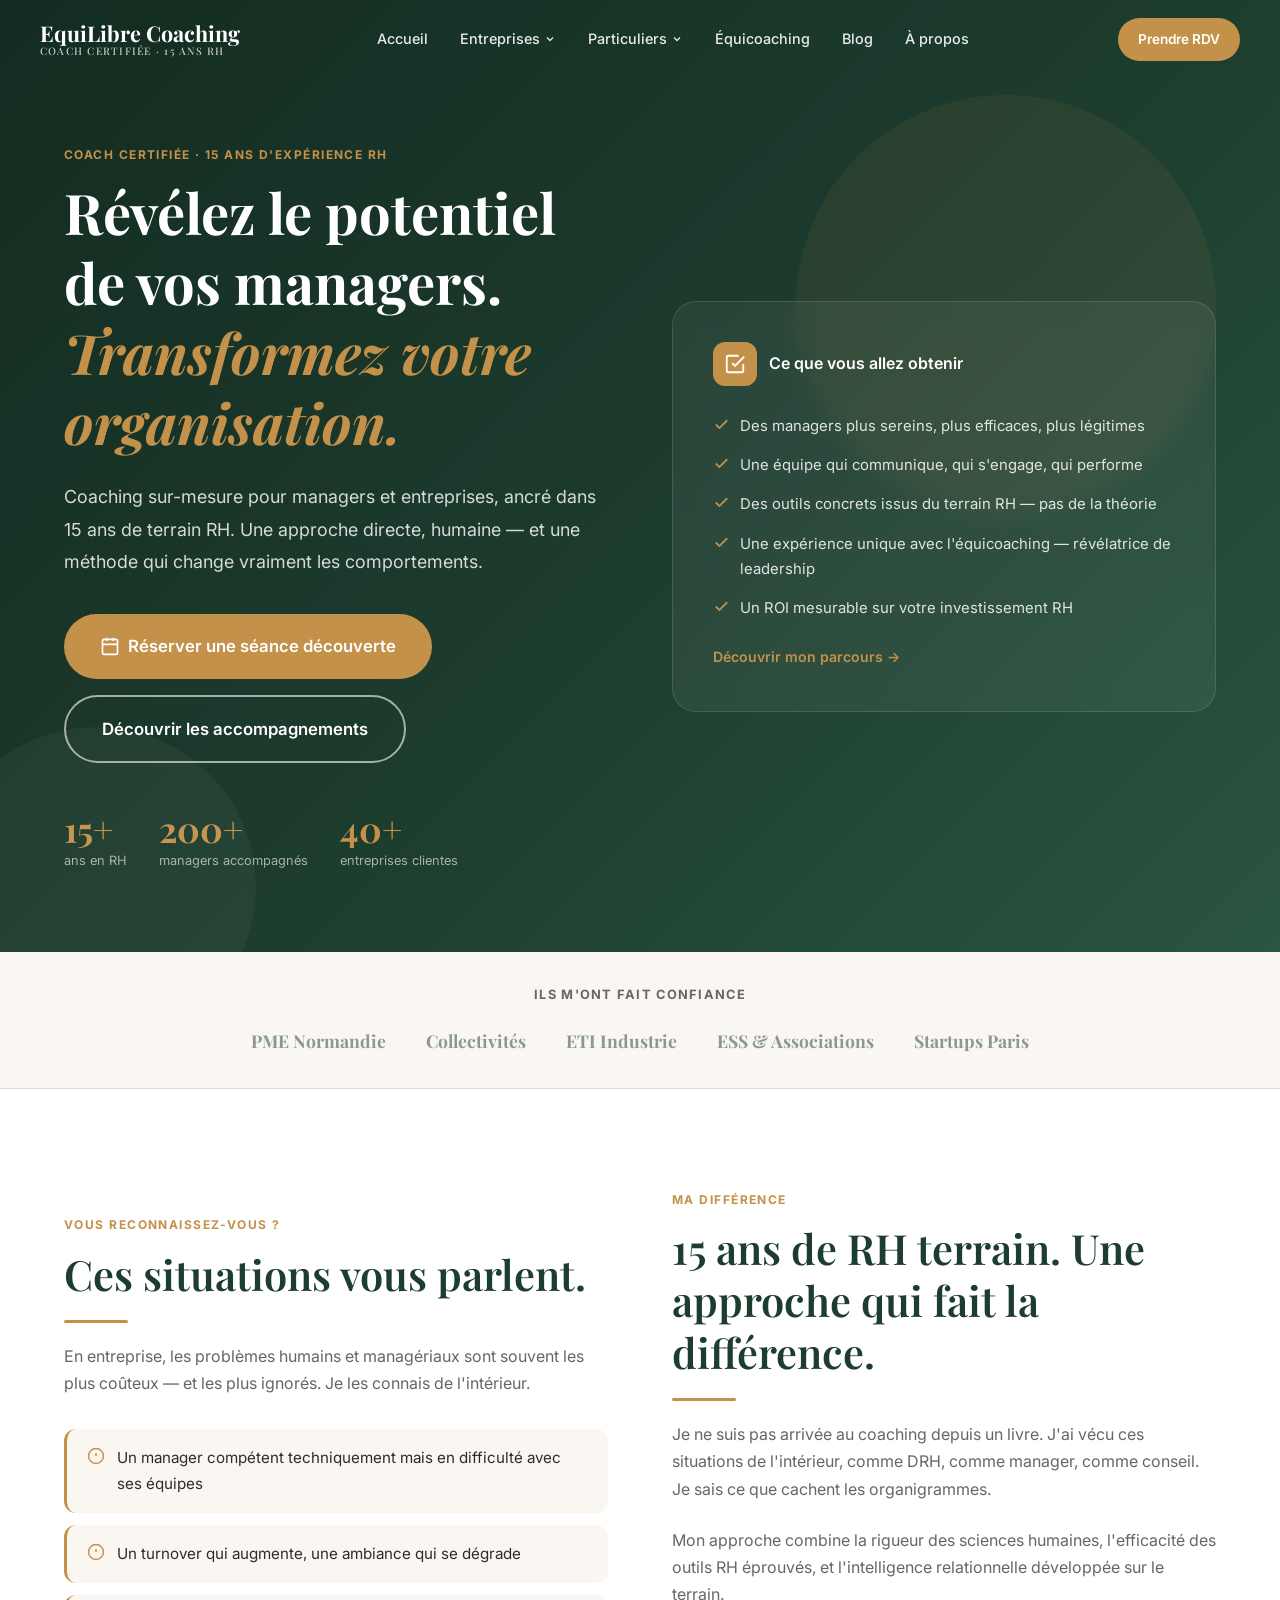
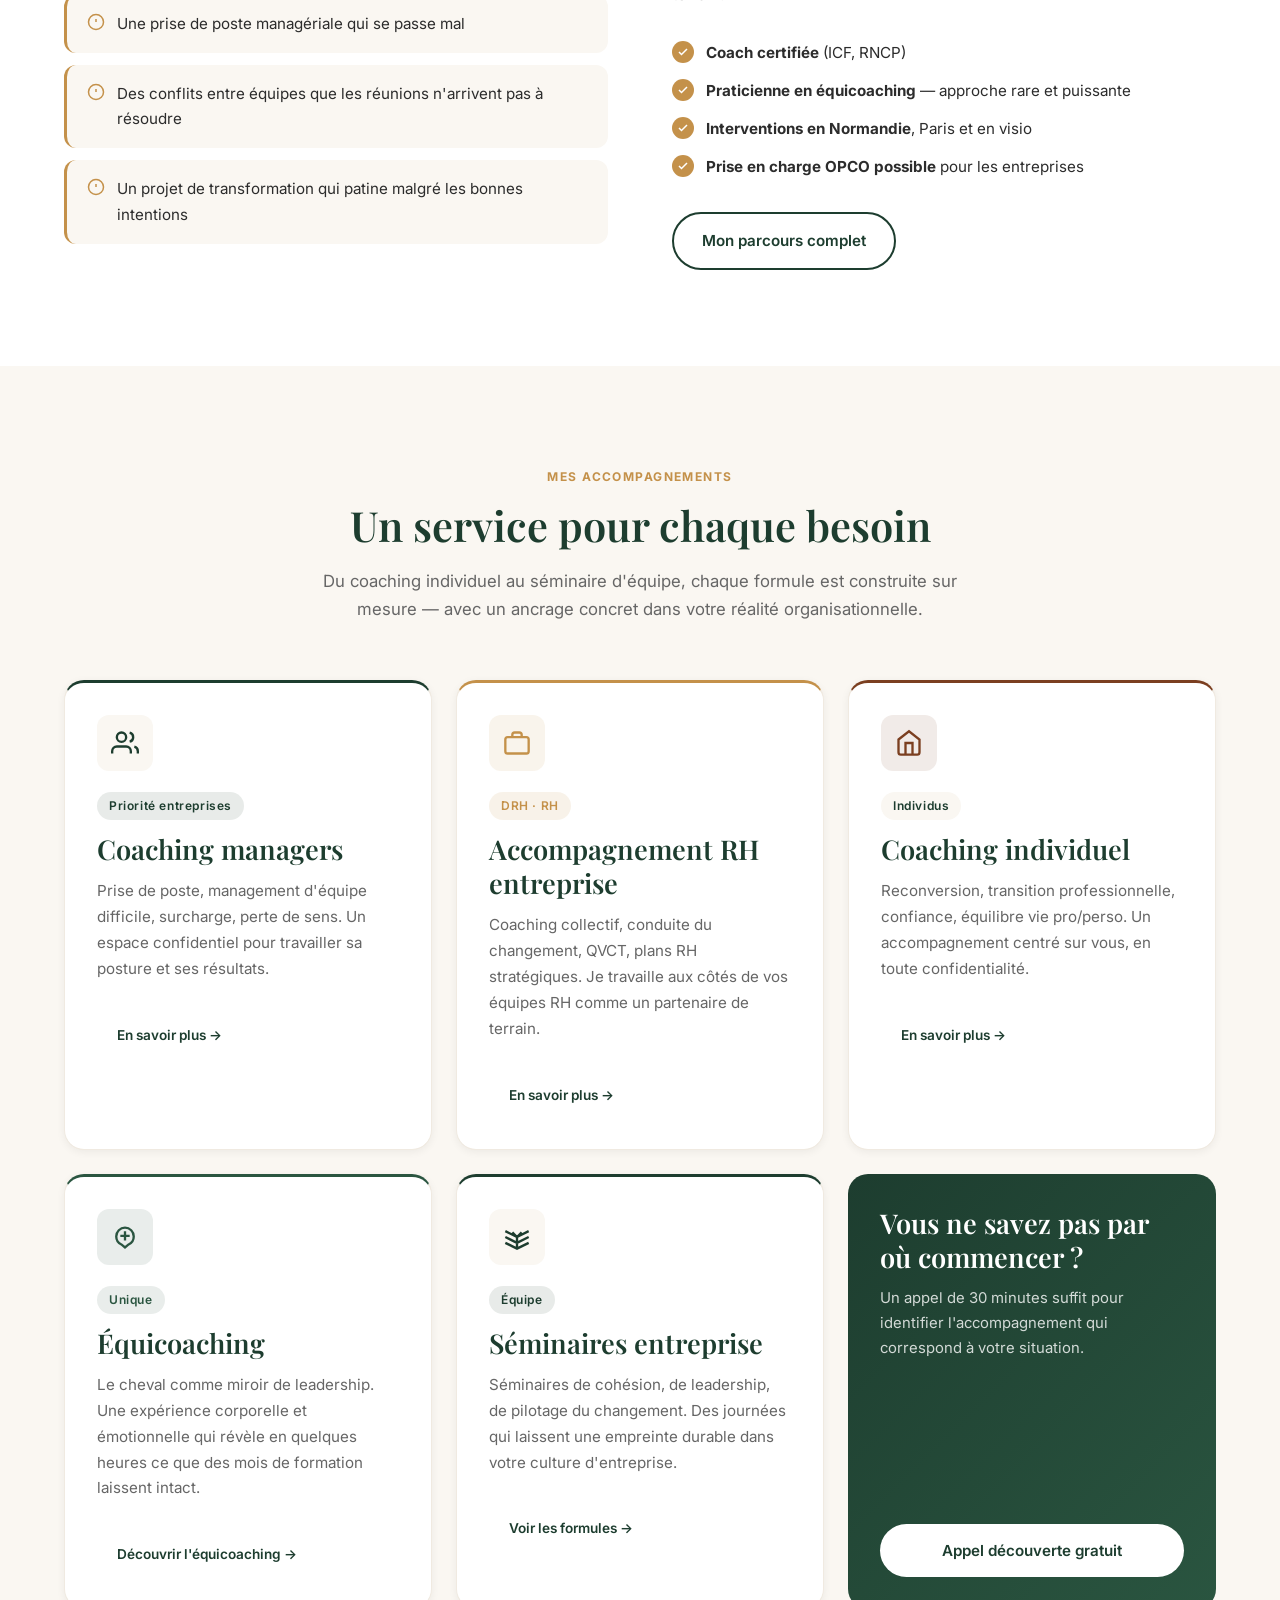
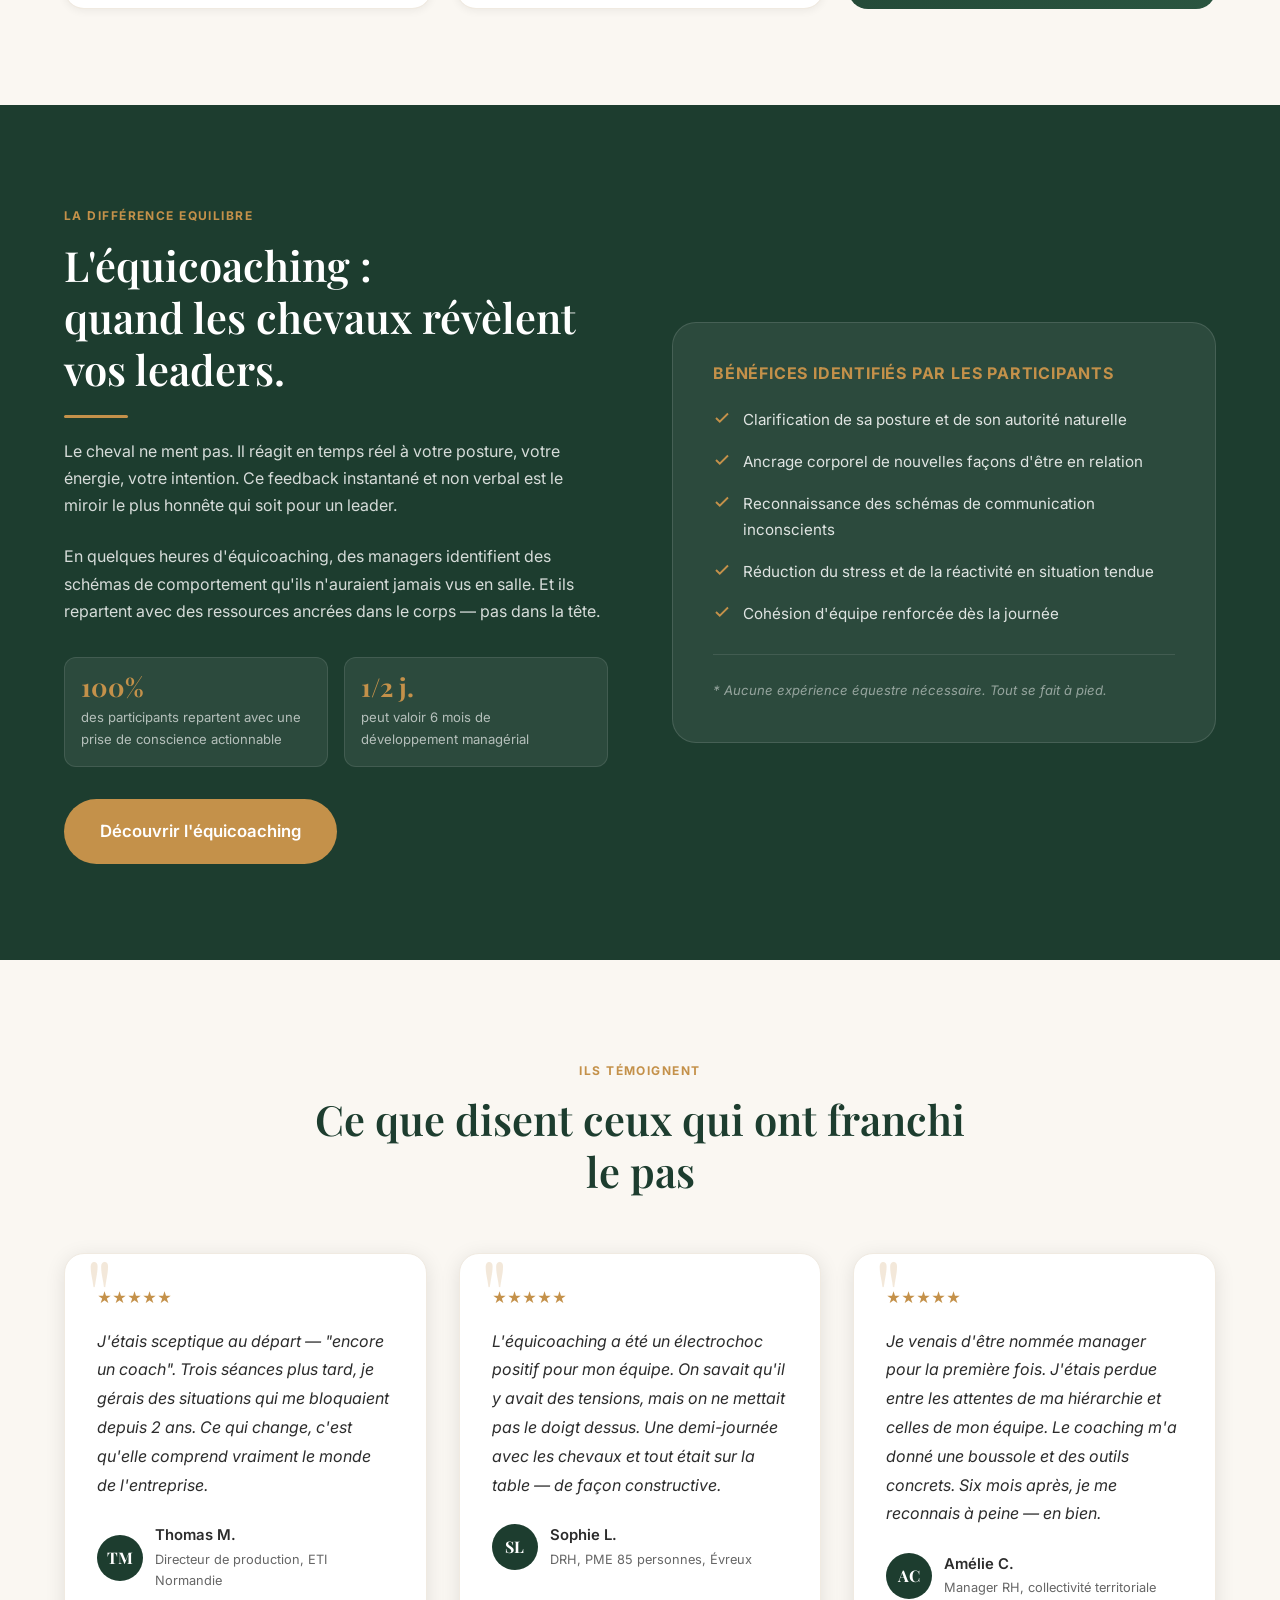
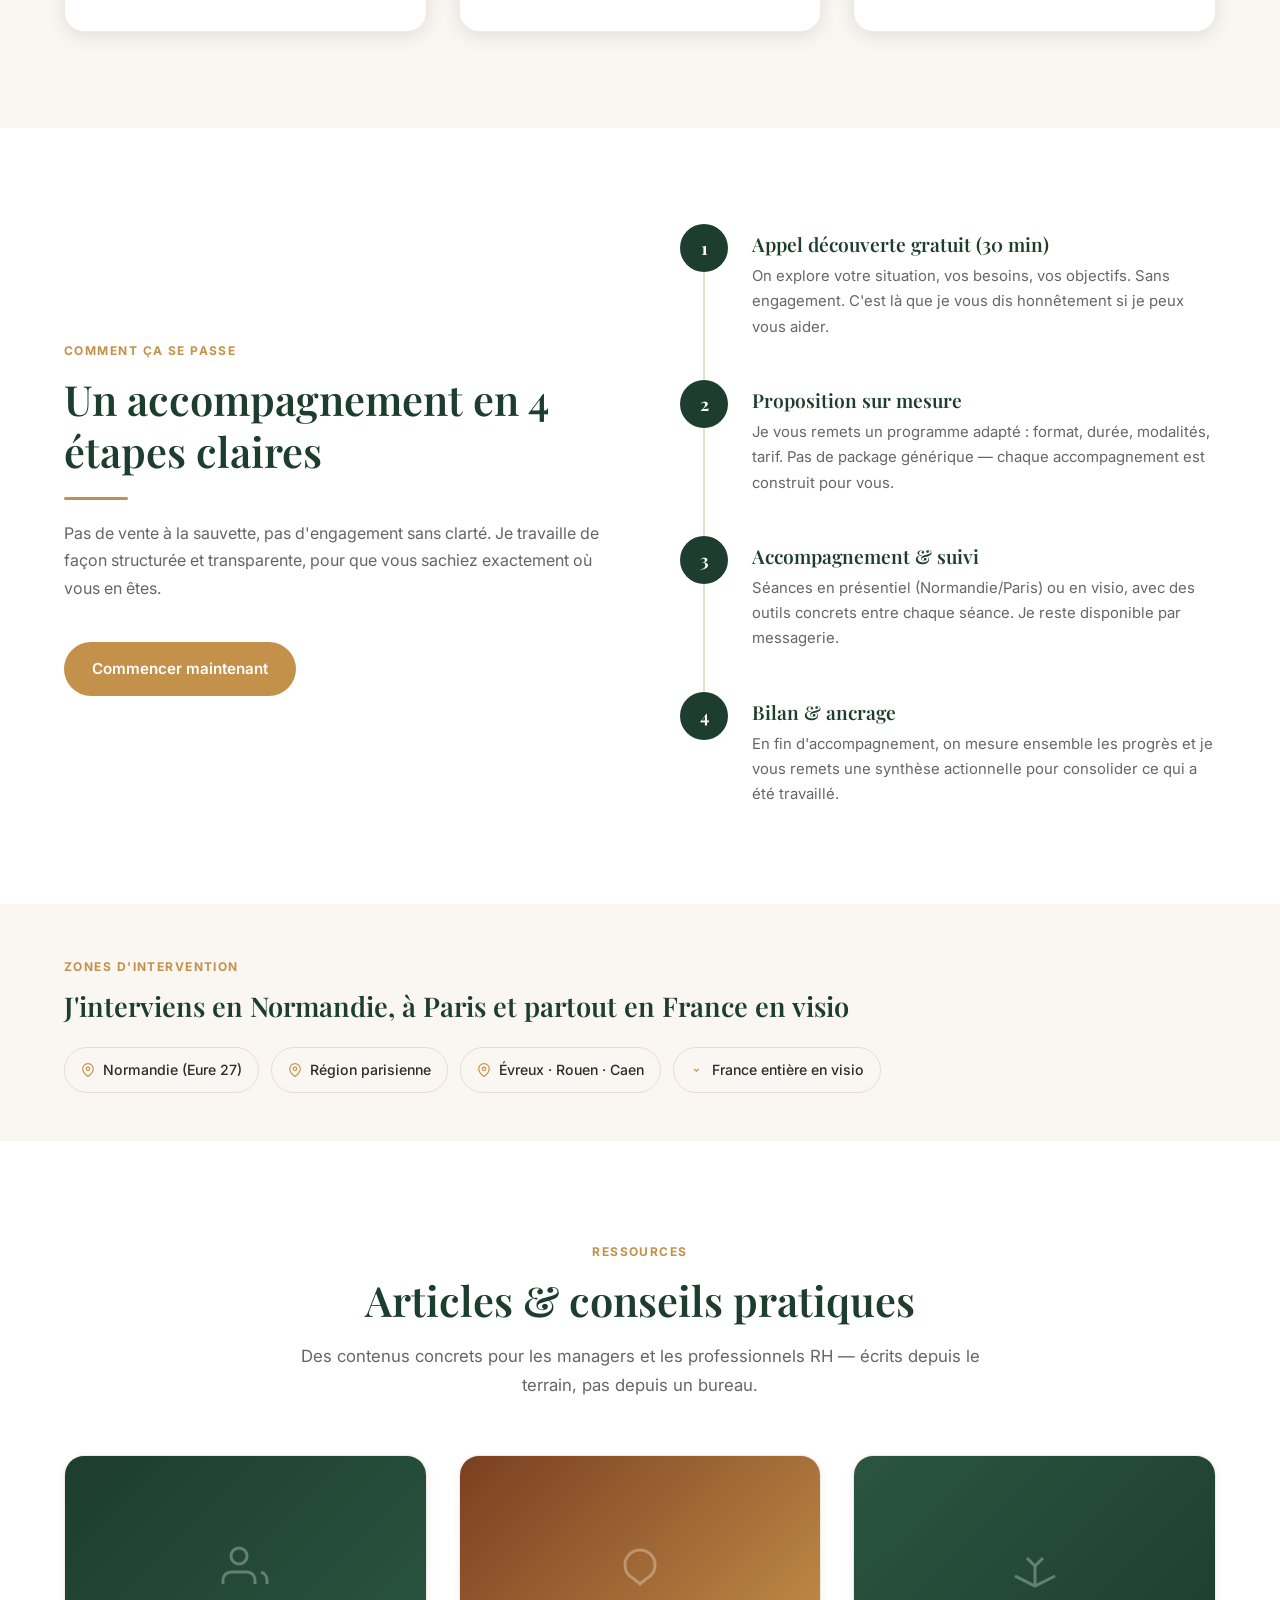
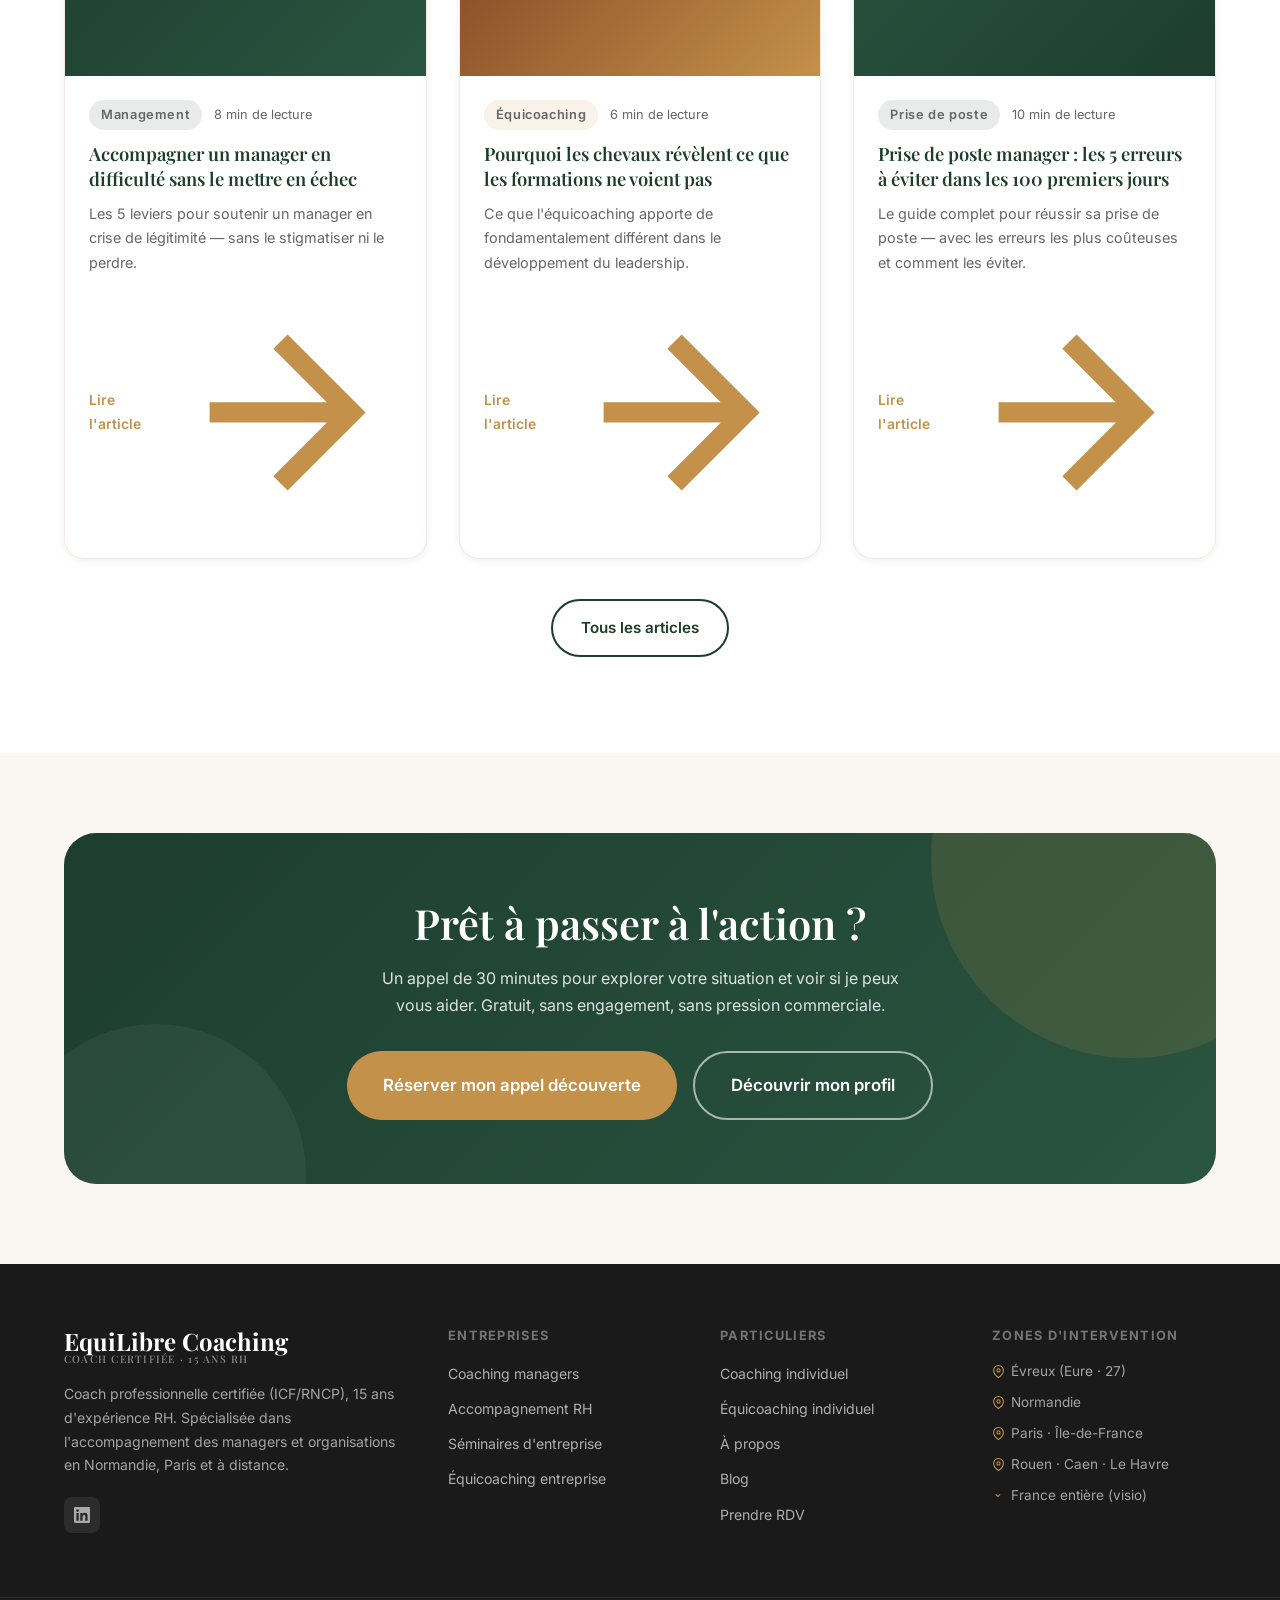
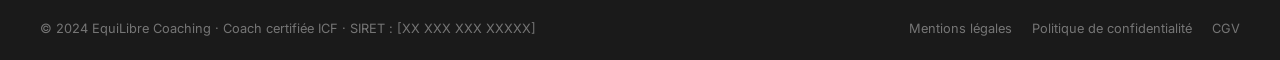
<file: index.html>
<!DOCTYPE html>
<html lang="fr">
<head>
  <meta charset="UTF-8" />
  <meta name="viewport" content="width=device-width, initial-scale=1.0" />

  <!-- SEO -->
  <title>Coach Professionnel Entreprise | Coaching Managers & RH | Normandie – Paris | EquiLibre Coaching</title>
  <meta name="description" content="Coach certifiée, 15 ans d'expérience RH. Coaching de managers, accompagnement RH, équicoaching et séminaires en Normandie (Eure 27), région parisienne et en visio. Prenez RDV." />
  <meta name="keywords" content="coach professionnel entreprise, coaching manager Normandie, coach RH Eure 27, équicoaching entreprise, coaching leadership Paris, séminaire management" />
  <link rel="canonical" href="https://www.equilibre-coaching.fr/" />

  <!-- Open Graph -->
  <meta property="og:title" content="EquiLibre Coaching | Coach RH & Manager | Normandie – Paris" />
  <meta property="og:description" content="15 ans d'expertise RH au service de vos managers et de votre organisation. Coaching individuel, collectif, équicoaching et séminaires." />
  <meta property="og:type" content="website" />
  <meta property="og:url" content="https://www.equilibre-coaching.fr/" />

  <!-- Fonts & CSS -->
  <link rel="preconnect" href="https://fonts.googleapis.com" />
  <link rel="preconnect" href="https://fonts.gstatic.com" crossorigin />
  <link rel="stylesheet" href="css/style.css" />
  <link rel="stylesheet" href="css/mobile.css" />

  <!-- Schema.org -->
  <script type="application/ld+json">
  {
    "@context": "https://schema.org",
    "@type": "ProfessionalService",
    "name": "EquiLibre Coaching",
    "description": "Coach certifiée spécialisée en accompagnement de managers et entreprises, avec 15 ans d'expérience RH. Équicoaching et séminaires.",
    "url": "https://www.equilibre-coaching.fr",
    "areaServed": ["Normandie", "Eure", "Paris", "Île-de-France", "France"],
    "serviceType": ["Coaching de managers", "Coaching RH", "Équicoaching", "Séminaires entreprise"]
  }
  </script>
</head>
<body>

  <!-- ======= NAVIGATION ======= -->
  <nav class="navbar" aria-label="Navigation principale">
    <div class="navbar-inner">
      <a href="index.html" class="nav-logo" aria-label="EquiLibre Coaching - Accueil">
        <span class="nav-logo-main">EquiLibre Coaching</span>
        <span class="nav-logo-sub">Coach certifiée · 15 ans RH</span>
      </a>

      <ul class="nav-menu" role="list">
        <li class="nav-item">
          <a href="index.html" class="nav-link">Accueil</a>
        </li>
        <li class="nav-item">
          <a href="#" class="nav-link" aria-haspopup="true" aria-expanded="false">
            Entreprises
            <svg viewBox="0 0 24 24" fill="none" stroke="currentColor" stroke-width="2.5" aria-hidden="true"><path d="M6 9l6 6 6-6"/></svg>
          </a>
          <ul class="dropdown" role="menu">
            <li><a href="coaching-managers.html" class="dropdown-link" role="menuitem">
              <svg viewBox="0 0 24 24" fill="none" stroke="currentColor" stroke-width="2" aria-hidden="true"><path d="M17 21v-2a4 4 0 00-4-4H5a4 4 0 00-4 4v2"/><circle cx="9" cy="7" r="4"/><path d="M23 21v-2a4 4 0 00-3-3.87M16 3.13a4 4 0 010 7.75"/></svg>
              Coaching managers
            </a></li>
            <li><a href="coaching-entreprises.html" class="dropdown-link" role="menuitem">
              <svg viewBox="0 0 24 24" fill="none" stroke="currentColor" stroke-width="2" aria-hidden="true"><rect x="2" y="7" width="20" height="14" rx="2"/><path d="M16 7V5a2 2 0 00-2-2h-4a2 2 0 00-2 2v2"/></svg>
              Coaching RH
            </a></li>
            <li><a href="seminaires.html" class="dropdown-link" role="menuitem">
              <svg viewBox="0 0 24 24" fill="none" stroke="currentColor" stroke-width="2" aria-hidden="true"><path d="M17 21v-2a4 4 0 00-4-4H5a4 4 0 00-4 4v2"/><circle cx="9" cy="7" r="4"/><path d="M23 21v-2a4 4 0 00-3-3.87"/><path d="M20 7l-4 4-2-2"/></svg>
              Séminaires
            </a></li>
          </ul>
        </li>
        <li class="nav-item">
          <a href="#" class="nav-link" aria-haspopup="true" aria-expanded="false">
            Particuliers
            <svg viewBox="0 0 24 24" fill="none" stroke="currentColor" stroke-width="2.5" aria-hidden="true"><path d="M6 9l6 6 6-6"/></svg>
          </a>
          <ul class="dropdown" role="menu">
            <li><a href="coaching-individuel.html" class="dropdown-link" role="menuitem">
              <svg viewBox="0 0 24 24" fill="none" stroke="currentColor" stroke-width="2" aria-hidden="true"><path d="M20 21v-2a4 4 0 00-4-4H8a4 4 0 00-4 4v2"/><circle cx="12" cy="7" r="4"/></svg>
              Coaching individuel
            </a></li>
          </ul>
        </li>
        <li class="nav-item">
          <a href="equicoaching.html" class="nav-link">Équicoaching</a>
        </li>
        <li class="nav-item">
          <a href="blog.html" class="nav-link">Blog</a>
        </li>
        <li class="nav-item">
          <a href="a-propos.html" class="nav-link">À propos</a>
        </li>
      </ul>

      <a href="contact.html" class="btn btn-primary btn-sm nav-cta">Prendre RDV</a>

      <button class="hamburger" aria-label="Menu mobile" aria-expanded="false">
        <span></span><span></span><span></span>
      </button>
    </div>
  </nav>

  <!-- Mobile nav -->
  <nav class="mobile-nav" aria-label="Menu mobile">
    <a href="index.html" class="mobile-nav-link">Accueil</a>
    <span class="mobile-nav-label">Entreprises</span>
    <div class="mobile-nav-sub">
      <a href="coaching-managers.html" class="mobile-nav-link">Coaching managers</a>
      <a href="coaching-entreprises.html" class="mobile-nav-link">Coaching RH</a>
      <a href="seminaires.html" class="mobile-nav-link">Séminaires</a>
    </div>
    <span class="mobile-nav-label">Particuliers</span>
    <div class="mobile-nav-sub">
      <a href="coaching-individuel.html" class="mobile-nav-link">Coaching individuel</a>
    </div>
    <a href="equicoaching.html" class="mobile-nav-link">Équicoaching</a>
    <a href="blog.html" class="mobile-nav-link">Blog</a>
    <a href="a-propos.html" class="mobile-nav-link">À propos</a>
    <a href="contact.html" class="btn btn-primary mobile-nav-cta">Prendre RDV</a>
  </nav>

  <main>
    <!-- ======= HERO ======= -->
    <section style="min-height:100vh; background:linear-gradient(135deg,#132B20 0%,#1D3D2F 55%,#2A5540 100%); display:flex; align-items:center; padding:140px 24px 80px; position:relative; overflow:hidden;" aria-label="Bannière principale">

      <!-- Decorative circles -->
      <div style="position:absolute;top:10%;right:5%;width:420px;height:420px;border-radius:50%;background:rgba(196,145,74,0.08);pointer-events:none;" aria-hidden="true"></div>
      <div style="position:absolute;bottom:-10%;left:-5%;width:320px;height:320px;border-radius:50%;background:rgba(255,255,255,0.04);pointer-events:none;" aria-hidden="true"></div>

      <div class="container" style="display:grid;grid-template-columns:1fr 1fr;gap:64px;align-items:center;max-width:1200px;">

        <!-- LEFT -->
        <div>
          <span class="section-label" style="color:#C4914A;">Coach certifiée · 15 ans d'expérience RH</span>
          <h1 style="color:#fff;margin-bottom:24px;">Révélez le potentiel de vos managers.<br><em style="color:#C4914A;">Transformez votre organisation.</em></h1>
          <p style="color:rgba(255,255,255,0.82);font-size:1.12rem;margin-bottom:36px;line-height:1.8;">Coaching sur-mesure pour managers et entreprises, ancré dans 15 ans de terrain RH. Une approche directe, humaine — et une méthode qui change vraiment les comportements.</p>

          <div class="btn-group">
            <a href="contact.html" class="btn btn-primary btn-lg">
              <svg class="icon-md" viewBox="0 0 24 24" fill="none" stroke="currentColor" stroke-width="2" aria-hidden="true"><rect x="3" y="4" width="18" height="18" rx="2"/><path d="M16 2v4M8 2v4M3 10h18"/></svg>
              Réserver une séance découverte
            </a>
            <a href="#services" class="btn btn-outline-white btn-lg">Découvrir les accompagnements</a>
          </div>

          <div style="display:flex;gap:32px;margin-top:48px;flex-wrap:wrap;">
            <div>
              <div style="font-family:'Playfair Display',serif;font-size:2.2rem;font-weight:700;color:#C4914A;line-height:1;"><span class="counter" data-target="15">0</span>+</div>
              <div style="font-size:0.8rem;color:rgba(255,255,255,0.6);margin-top:4px;">ans en RH</div>
            </div>
            <div>
              <div style="font-family:'Playfair Display',serif;font-size:2.2rem;font-weight:700;color:#C4914A;line-height:1;"><span class="counter" data-target="200">0</span>+</div>
              <div style="font-size:0.8rem;color:rgba(255,255,255,0.6);margin-top:4px;">managers accompagnés</div>
            </div>
            <div>
              <div style="font-family:'Playfair Display',serif;font-size:2.2rem;font-weight:700;color:#C4914A;line-height:1;"><span class="counter" data-target="40">0</span>+</div>
              <div style="font-size:0.8rem;color:rgba(255,255,255,0.6);margin-top:4px;">entreprises clientes</div>
            </div>
          </div>
        </div>

        <!-- RIGHT -->
        <div style="position:relative;" aria-hidden="true">
          <div style="background:rgba(255,255,255,0.06);border:1px solid rgba(255,255,255,0.12);border-radius:24px;padding:40px;backdrop-filter:blur(10px);">
            <div style="display:flex;align-items:center;gap:12px;margin-bottom:28px;">
              <div style="width:44px;height:44px;background:#C4914A;border-radius:12px;display:flex;align-items:center;justify-content:center;">
                <svg style="width:22px;height:22px;color:#fff;" viewBox="0 0 24 24" fill="none" stroke="currentColor" stroke-width="2"><path d="M9 11l3 3L22 4"/><path d="M21 12v7a2 2 0 01-2 2H5a2 2 0 01-2-2V5a2 2 0 012-2h11"/></svg>
              </div>
              <span style="font-weight:600;color:#fff;font-size:1rem;">Ce que vous allez obtenir</span>
            </div>
            <ul style="display:flex;flex-direction:column;gap:14px;">
              <li style="display:flex;gap:10px;align-items:flex-start;color:rgba(255,255,255,0.85);font-size:0.93rem;">
                <svg style="width:17px;height:17px;color:#C4914A;flex-shrink:0;margin-top:2px;" viewBox="0 0 24 24" fill="none" stroke="currentColor" stroke-width="2.5"><path d="M20 6L9 17l-5-5"/></svg>
                Des managers plus sereins, plus efficaces, plus légitimes
              </li>
              <li style="display:flex;gap:10px;align-items:flex-start;color:rgba(255,255,255,0.85);font-size:0.93rem;">
                <svg style="width:17px;height:17px;color:#C4914A;flex-shrink:0;margin-top:2px;" viewBox="0 0 24 24" fill="none" stroke="currentColor" stroke-width="2.5"><path d="M20 6L9 17l-5-5"/></svg>
                Une équipe qui communique, qui s'engage, qui performe
              </li>
              <li style="display:flex;gap:10px;align-items:flex-start;color:rgba(255,255,255,0.85);font-size:0.93rem;">
                <svg style="width:17px;height:17px;color:#C4914A;flex-shrink:0;margin-top:2px;" viewBox="0 0 24 24" fill="none" stroke="currentColor" stroke-width="2.5"><path d="M20 6L9 17l-5-5"/></svg>
                Des outils concrets issus du terrain RH — pas de la théorie
              </li>
              <li style="display:flex;gap:10px;align-items:flex-start;color:rgba(255,255,255,0.85);font-size:0.93rem;">
                <svg style="width:17px;height:17px;color:#C4914A;flex-shrink:0;margin-top:2px;" viewBox="0 0 24 24" fill="none" stroke="currentColor" stroke-width="2.5"><path d="M20 6L9 17l-5-5"/></svg>
                Une expérience unique avec l'équicoaching — révélatrice de leadership
              </li>
              <li style="display:flex;gap:10px;align-items:flex-start;color:rgba(255,255,255,0.85);font-size:0.93rem;">
                <svg style="width:17px;height:17px;color:#C4914A;flex-shrink:0;margin-top:2px;" viewBox="0 0 24 24" fill="none" stroke="currentColor" stroke-width="2.5"><path d="M20 6L9 17l-5-5"/></svg>
                Un ROI mesurable sur votre investissement RH
              </li>
            </ul>
            <a href="a-propos.html" style="display:inline-flex;align-items:center;gap:6px;margin-top:24px;font-size:0.88rem;font-weight:600;color:#C4914A;">
              Découvrir mon parcours →
            </a>
          </div>
        </div>

      </div>
    </section>

    <!-- ======= LOGOS / CONFIANCE ======= -->
    <section style="padding:32px 24px;background:#FAF7F2;border-bottom:1px solid #E5DDD0;">
      <div class="container text-center">
        <p style="font-size:0.8rem;font-weight:700;letter-spacing:0.1em;text-transform:uppercase;color:#666;margin-bottom:20px;">Ils m'ont fait confiance</p>
        <div style="display:flex;justify-content:center;align-items:center;gap:40px;flex-wrap:wrap;opacity:0.5;">
          <span style="font-family:'Playfair Display',serif;font-size:1.1rem;font-weight:700;color:#1D3D2F;">PME Normandie</span>
          <span style="font-family:'Playfair Display',serif;font-size:1.1rem;font-weight:700;color:#1D3D2F;">Collectivités</span>
          <span style="font-family:'Playfair Display',serif;font-size:1.1rem;font-weight:700;color:#1D3D2F;">ETI Industrie</span>
          <span style="font-family:'Playfair Display',serif;font-size:1.1rem;font-weight:700;color:#1D3D2F;">ESS & Associations</span>
          <span style="font-family:'Playfair Display',serif;font-size:1.1rem;font-weight:700;color:#1D3D2F;">Startups Paris</span>
        </div>
      </div>
    </section>

    <!-- ======= PROBLÈMES ======= -->
    <section class="section" style="background:#fff;" id="problemes">
      <div class="container">
        <div class="grid-2" style="gap:64px;">
          <div>
            <span class="section-label">Vous reconnaissez-vous ?</span>
            <h2>Ces situations vous parlent.</h2>
            <div class="divider"></div>
            <p style="color:#666;margin-bottom:32px;">En entreprise, les problèmes humains et managériaux sont souvent les plus coûteux — et les plus ignorés. Je les connais de l'intérieur.</p>
            <div class="problem-list">
              <div class="problem-item">
                <svg viewBox="0 0 24 24" fill="none" stroke="currentColor" stroke-width="2"><circle cx="12" cy="12" r="10"/><path d="M12 8v4m0 4h.01"/></svg>
                Un manager compétent techniquement mais en difficulté avec ses équipes
              </div>
              <div class="problem-item">
                <svg viewBox="0 0 24 24" fill="none" stroke="currentColor" stroke-width="2"><circle cx="12" cy="12" r="10"/><path d="M12 8v4m0 4h.01"/></svg>
                Un turnover qui augmente, une ambiance qui se dégrade
              </div>
              <div class="problem-item">
                <svg viewBox="0 0 24 24" fill="none" stroke="currentColor" stroke-width="2"><circle cx="12" cy="12" r="10"/><path d="M12 8v4m0 4h.01"/></svg>
                Une prise de poste managériale qui se passe mal
              </div>
              <div class="problem-item">
                <svg viewBox="0 0 24 24" fill="none" stroke="currentColor" stroke-width="2"><circle cx="12" cy="12" r="10"/><path d="M12 8v4m0 4h.01"/></svg>
                Des conflits entre équipes que les réunions n'arrivent pas à résoudre
              </div>
              <div class="problem-item">
                <svg viewBox="0 0 24 24" fill="none" stroke="currentColor" stroke-width="2"><circle cx="12" cy="12" r="10"/><path d="M12 8v4m0 4h.01"/></svg>
                Un projet de transformation qui patine malgré les bonnes intentions
              </div>
            </div>
          </div>
          <div>
            <span class="section-label">Ma différence</span>
            <h2>15 ans de RH terrain. Une approche qui fait la différence.</h2>
            <div class="divider"></div>
            <p style="color:#666;margin-bottom:24px;">Je ne suis pas arrivée au coaching depuis un livre. J'ai vécu ces situations de l'intérieur, comme DRH, comme manager, comme conseil. Je sais ce que cachent les organigrammes.</p>
            <p style="color:#666;margin-bottom:32px;">Mon approche combine la rigueur des sciences humaines, l'efficacité des outils RH éprouvés, et l'intelligence relationnelle développée sur le terrain.</p>
            <div class="check-list">
              <div class="check-item">
                <div class="check-icon"><svg viewBox="0 0 24 24" fill="none" stroke="currentColor" stroke-width="3"><path d="M20 6L9 17l-5-5"/></svg></div>
                <span><strong>Coach certifiée</strong> (ICF, RNCP)</span>
              </div>
              <div class="check-item">
                <div class="check-icon"><svg viewBox="0 0 24 24" fill="none" stroke="currentColor" stroke-width="3"><path d="M20 6L9 17l-5-5"/></svg></div>
                <span><strong>Praticienne en équicoaching</strong> — approche rare et puissante</span>
              </div>
              <div class="check-item">
                <div class="check-icon"><svg viewBox="0 0 24 24" fill="none" stroke="currentColor" stroke-width="3"><path d="M20 6L9 17l-5-5"/></svg></div>
                <span><strong>Interventions en Normandie</strong>, Paris et en visio</span>
              </div>
              <div class="check-item">
                <div class="check-icon"><svg viewBox="0 0 24 24" fill="none" stroke="currentColor" stroke-width="3"><path d="M20 6L9 17l-5-5"/></svg></div>
                <span><strong>Prise en charge OPCO possible</strong> pour les entreprises</span>
              </div>
            </div>
            <a href="a-propos.html" class="btn btn-secondary" style="margin-top:32px;">Mon parcours complet</a>
          </div>
        </div>
      </div>
    </section>

    <!-- ======= SERVICES ======= -->
    <section class="section section-light" id="services" aria-labelledby="services-title">
      <div class="container">
        <div class="section-header reveal">
          <span class="section-label">Mes accompagnements</span>
          <h2 id="services-title">Un service pour chaque besoin</h2>
          <p>Du coaching individuel au séminaire d'équipe, chaque formule est construite sur mesure — avec un ancrage concret dans votre réalité organisationnelle.</p>
        </div>

        <div class="grid-3" style="gap:24px;">

          <div class="card reveal reveal-delay-1" style="border-top:3px solid #1D3D2F;">
            <div class="card-icon">
              <svg viewBox="0 0 24 24" fill="none" stroke="currentColor" stroke-width="2"><path d="M17 21v-2a4 4 0 00-4-4H5a4 4 0 00-4 4v2"/><circle cx="9" cy="7" r="4"/><path d="M23 21v-2a4 4 0 00-3-3.87M16 3.13a4 4 0 010 7.75"/></svg>
            </div>
            <span class="tag tag-green" style="margin-bottom:12px;">Priorité entreprises</span>
            <h3>Coaching managers</h3>
            <p>Prise de poste, management d'équipe difficile, surcharge, perte de sens. Un espace confidentiel pour travailler sa posture et ses résultats.</p>
            <a href="coaching-managers.html" class="btn-sm" style="display:inline-flex;align-items:center;gap:6px;font-weight:600;color:#1D3D2F;margin-top:16px;">En savoir plus →</a>
          </div>

          <div class="card reveal reveal-delay-2" style="border-top:3px solid #C4914A;">
            <div class="card-icon" style="background:rgba(196,145,74,0.1);color:#C4914A;">
              <svg viewBox="0 0 24 24" fill="none" stroke="currentColor" stroke-width="2"><rect x="2" y="7" width="20" height="14" rx="2"/><path d="M16 7V5a2 2 0 00-2-2h-4a2 2 0 00-2 2v2"/></svg>
            </div>
            <span class="tag tag-gold" style="margin-bottom:12px;">DRH · RH</span>
            <h3>Accompagnement RH entreprise</h3>
            <p>Coaching collectif, conduite du changement, QVCT, plans RH stratégiques. Je travaille aux côtés de vos équipes RH comme un partenaire de terrain.</p>
            <a href="coaching-entreprises.html" class="btn-sm" style="display:inline-flex;align-items:center;gap:6px;font-weight:600;color:#1D3D2F;margin-top:16px;">En savoir plus →</a>
          </div>

          <div class="card reveal reveal-delay-3" style="border-top:3px solid #7B3F20;">
            <div class="card-icon" style="background:rgba(123,63,32,0.1);color:#7B3F20;">
              <svg viewBox="0 0 24 24" fill="none" stroke="currentColor" stroke-width="2"><path d="M3 9l9-7 9 7v11a2 2 0 01-2 2H5a2 2 0 01-2-2z"/><polyline points="9 22 9 12 15 12 15 22"/></svg>
            </div>
            <span class="tag" style="margin-bottom:12px;">Individus</span>
            <h3>Coaching individuel</h3>
            <p>Reconversion, transition professionnelle, confiance, équilibre vie pro/perso. Un accompagnement centré sur vous, en toute confidentialité.</p>
            <a href="coaching-individuel.html" class="btn-sm" style="display:inline-flex;align-items:center;gap:6px;font-weight:600;color:#1D3D2F;margin-top:16px;">En savoir plus →</a>
          </div>

          <div class="card reveal reveal-delay-1" style="border-top:3px solid #2A5540;grid-column:span 1;">
            <div class="card-icon" style="background:rgba(42,85,64,0.1);color:#2A5540;">
              <svg viewBox="0 0 24 24" fill="none" stroke="currentColor" stroke-width="2"><path d="M4.5 11.5C4.5 7.36 7.86 4 12 4s7.5 3.36 7.5 7.5c0 3-1.8 5.6-4.4 6.9L12 21l-3.1-2.6C6.3 17.1 4.5 14.5 4.5 11.5z"/><path d="M8 11h8M12 7v8"/></svg>
            </div>
            <span class="tag" style="background:rgba(42,85,64,0.1);color:#2A5540;margin-bottom:12px;">Unique</span>
            <h3>Équicoaching</h3>
            <p>Le cheval comme miroir de leadership. Une expérience corporelle et émotionnelle qui révèle en quelques heures ce que des mois de formation laissent intact.</p>
            <a href="equicoaching.html" class="btn-sm" style="display:inline-flex;align-items:center;gap:6px;font-weight:600;color:#1D3D2F;margin-top:16px;">Découvrir l'équicoaching →</a>
          </div>

          <div class="card reveal reveal-delay-2" style="border-top:3px solid #1D3D2F;grid-column:span 1;">
            <div class="card-icon">
              <svg viewBox="0 0 24 24" fill="none" stroke="currentColor" stroke-width="2"><path d="M12 22V12M12 12l-4-4m4 4l4-4M2 17l10 5 10-5M2 12l10 5 10-5M2 7l10 5 10-5"/></svg>
            </div>
            <span class="tag tag-green" style="margin-bottom:12px;">Équipe</span>
            <h3>Séminaires entreprise</h3>
            <p>Séminaires de cohésion, de leadership, de pilotage du changement. Des journées qui laissent une empreinte durable dans votre culture d'entreprise.</p>
            <a href="seminaires.html" class="btn-sm" style="display:inline-flex;align-items:center;gap:6px;font-weight:600;color:#1D3D2F;margin-top:16px;">Voir les formules →</a>
          </div>

          <!-- CTA card -->
          <div style="background:linear-gradient(135deg,#1D3D2F,#2A5540);border-radius:20px;padding:32px;color:#fff;display:flex;flex-direction:column;justify-content:space-between;" class="reveal reveal-delay-3">
            <div>
              <h3 style="color:#fff;margin-bottom:12px;">Vous ne savez pas par où commencer ?</h3>
              <p style="color:rgba(255,255,255,0.8);font-size:0.93rem;">Un appel de 30 minutes suffit pour identifier l'accompagnement qui correspond à votre situation.</p>
            </div>
            <a href="contact.html" class="btn btn-white" style="margin-top:24px;justify-content:center;">Appel découverte gratuit</a>
          </div>

        </div>
      </div>
    </section>

    <!-- ======= ÉQUICOACHING FOCUS ======= -->
    <section style="padding:96px 24px;background:#1D3D2F;color:#fff;" aria-labelledby="equicoaching-title">
      <div class="container">
        <div class="grid-2" style="gap:64px;align-items:center;">
          <div class="reveal">
            <span class="section-label">La différence EquiLibre</span>
            <h2 id="equicoaching-title" style="color:#fff;">L'équicoaching :<br>quand les chevaux révèlent vos leaders.</h2>
            <div class="divider"></div>
            <p style="color:rgba(255,255,255,0.82);margin-bottom:24px;">Le cheval ne ment pas. Il réagit en temps réel à votre posture, votre énergie, votre intention. Ce feedback instantané et non verbal est le miroir le plus honnête qui soit pour un leader.</p>
            <p style="color:rgba(255,255,255,0.82);margin-bottom:32px;">En quelques heures d'équicoaching, des managers identifient des schémas de comportement qu'ils n'auraient jamais vus en salle. Et ils repartent avec des ressources ancrées dans le corps — pas dans la tête.</p>
            <div style="display:grid;grid-template-columns:1fr 1fr;gap:16px;margin-bottom:32px;">
              <div style="padding:16px;background:rgba(255,255,255,0.07);border-radius:12px;border:1px solid rgba(255,255,255,0.1);">
                <div style="font-size:1.6rem;font-family:'Playfair Display',serif;font-weight:700;color:#C4914A;line-height:1;margin-bottom:6px;">100%</div>
                <div style="font-size:0.82rem;color:rgba(255,255,255,0.65);">des participants repartent avec une prise de conscience actionnable</div>
              </div>
              <div style="padding:16px;background:rgba(255,255,255,0.07);border-radius:12px;border:1px solid rgba(255,255,255,0.1);">
                <div style="font-size:1.6rem;font-family:'Playfair Display',serif;font-weight:700;color:#C4914A;line-height:1;margin-bottom:6px;">1/2 j.</div>
                <div style="font-size:0.82rem;color:rgba(255,255,255,0.65);">peut valoir 6 mois de développement managérial</div>
              </div>
            </div>
            <a href="equicoaching.html" class="btn btn-primary btn-lg">Découvrir l'équicoaching</a>
          </div>
          <div class="reveal reveal-delay-2" style="background:rgba(255,255,255,0.07);border:1px solid rgba(255,255,255,0.12);border-radius:24px;padding:40px;">
            <h4 style="color:#C4914A;margin-bottom:24px;font-size:1rem;letter-spacing:0.05em;font-family:'Inter',sans-serif;font-weight:700;text-transform:uppercase;">Bénéfices identifiés par les participants</h4>
            <ul style="display:flex;flex-direction:column;gap:16px;">
              <li style="display:flex;gap:12px;align-items:flex-start;color:rgba(255,255,255,0.85);font-size:0.95rem;">
                <svg style="width:18px;height:18px;color:#C4914A;flex-shrink:0;margin-top:2px;" viewBox="0 0 24 24" fill="none" stroke="currentColor" stroke-width="2.5"><path d="M20 6L9 17l-5-5"/></svg>
                Clarification de sa posture et de son autorité naturelle
              </li>
              <li style="display:flex;gap:12px;align-items:flex-start;color:rgba(255,255,255,0.85);font-size:0.95rem;">
                <svg style="width:18px;height:18px;color:#C4914A;flex-shrink:0;margin-top:2px;" viewBox="0 0 24 24" fill="none" stroke="currentColor" stroke-width="2.5"><path d="M20 6L9 17l-5-5"/></svg>
                Ancrage corporel de nouvelles façons d'être en relation
              </li>
              <li style="display:flex;gap:12px;align-items:flex-start;color:rgba(255,255,255,0.85);font-size:0.95rem;">
                <svg style="width:18px;height:18px;color:#C4914A;flex-shrink:0;margin-top:2px;" viewBox="0 0 24 24" fill="none" stroke="currentColor" stroke-width="2.5"><path d="M20 6L9 17l-5-5"/></svg>
                Reconnaissance des schémas de communication inconscients
              </li>
              <li style="display:flex;gap:12px;align-items:flex-start;color:rgba(255,255,255,0.85);font-size:0.95rem;">
                <svg style="width:18px;height:18px;color:#C4914A;flex-shrink:0;margin-top:2px;" viewBox="0 0 24 24" fill="none" stroke="currentColor" stroke-width="2.5"><path d="M20 6L9 17l-5-5"/></svg>
                Réduction du stress et de la réactivité en situation tendue
              </li>
              <li style="display:flex;gap:12px;align-items:flex-start;color:rgba(255,255,255,0.85);font-size:0.95rem;">
                <svg style="width:18px;height:18px;color:#C4914A;flex-shrink:0;margin-top:2px;" viewBox="0 0 24 24" fill="none" stroke="currentColor" stroke-width="2.5"><path d="M20 6L9 17l-5-5"/></svg>
                Cohésion d'équipe renforcée dès la journée
              </li>
            </ul>
            <div style="margin-top:28px;padding-top:24px;border-top:1px solid rgba(255,255,255,0.1);font-size:0.82rem;color:rgba(255,255,255,0.5);font-style:italic;">
              * Aucune expérience équestre nécessaire. Tout se fait à pied.
            </div>
          </div>
        </div>
      </div>
    </section>

    <!-- ======= TESTIMONIALS ======= -->
    <section class="section section-light" aria-labelledby="temoignages-title">
      <div class="container">
        <div class="section-header reveal">
          <span class="section-label">Ils témoignent</span>
          <h2 id="temoignages-title">Ce que disent ceux qui ont franchi le pas</h2>
        </div>
        <div class="grid-3">
          <div class="testimonial-card reveal reveal-delay-1">
            <div class="stars">★★★★★</div>
            <p class="testimonial-text">J'étais sceptique au départ — "encore un coach". Trois séances plus tard, je gérais des situations qui me bloquaient depuis 2 ans. Ce qui change, c'est qu'elle comprend vraiment le monde de l'entreprise.</p>
            <div class="testimonial-author">
              <div class="testimonial-avatar">TM</div>
              <div>
                <div class="testimonial-name">Thomas M.</div>
                <div class="testimonial-role">Directeur de production, ETI Normandie</div>
              </div>
            </div>
          </div>
          <div class="testimonial-card reveal reveal-delay-2">
            <div class="stars">★★★★★</div>
            <p class="testimonial-text">L'équicoaching a été un électrochoc positif pour mon équipe. On savait qu'il y avait des tensions, mais on ne mettait pas le doigt dessus. Une demi-journée avec les chevaux et tout était sur la table — de façon constructive.</p>
            <div class="testimonial-author">
              <div class="testimonial-avatar">SL</div>
              <div>
                <div class="testimonial-name">Sophie L.</div>
                <div class="testimonial-role">DRH, PME 85 personnes, Évreux</div>
              </div>
            </div>
          </div>
          <div class="testimonial-card reveal reveal-delay-3">
            <div class="stars">★★★★★</div>
            <p class="testimonial-text">Je venais d'être nommée manager pour la première fois. J'étais perdue entre les attentes de ma hiérarchie et celles de mon équipe. Le coaching m'a donné une boussole et des outils concrets. Six mois après, je me reconnais à peine — en bien.</p>
            <div class="testimonial-author">
              <div class="testimonial-avatar">AC</div>
              <div>
                <div class="testimonial-name">Amélie C.</div>
                <div class="testimonial-role">Manager RH, collectivité territoriale</div>
              </div>
            </div>
          </div>
        </div>
      </div>
    </section>

    <!-- ======= PROCESSUS ======= -->
    <section class="section" aria-labelledby="process-title">
      <div class="container">
        <div class="grid-2" style="gap:80px;align-items:center;">
          <div class="reveal">
            <span class="section-label">Comment ça se passe</span>
            <h2 id="process-title">Un accompagnement en 4 étapes claires</h2>
            <div class="divider"></div>
            <p style="color:#666;margin-bottom:40px;">Pas de vente à la sauvette, pas d'engagement sans clarté. Je travaille de façon structurée et transparente, pour que vous sachiez exactement où vous en êtes.</p>
            <a href="contact.html" class="btn btn-primary">Commencer maintenant</a>
          </div>
          <div class="reveal reveal-delay-2">
            <div class="process-steps">
              <div class="process-step">
                <div class="process-step-number">1</div>
                <div class="process-step-content">
                  <h4>Appel découverte gratuit (30 min)</h4>
                  <p>On explore votre situation, vos besoins, vos objectifs. Sans engagement. C'est là que je vous dis honnêtement si je peux vous aider.</p>
                </div>
              </div>
              <div class="process-step">
                <div class="process-step-number">2</div>
                <div class="process-step-content">
                  <h4>Proposition sur mesure</h4>
                  <p>Je vous remets un programme adapté : format, durée, modalités, tarif. Pas de package générique — chaque accompagnement est construit pour vous.</p>
                </div>
              </div>
              <div class="process-step">
                <div class="process-step-number">3</div>
                <div class="process-step-content">
                  <h4>Accompagnement & suivi</h4>
                  <p>Séances en présentiel (Normandie/Paris) ou en visio, avec des outils concrets entre chaque séance. Je reste disponible par messagerie.</p>
                </div>
              </div>
              <div class="process-step">
                <div class="process-step-number">4</div>
                <div class="process-step-content">
                  <h4>Bilan & ancrage</h4>
                  <p>En fin d'accompagnement, on mesure ensemble les progrès et je vous remets une synthèse actionnelle pour consolider ce qui a été travaillé.</p>
                </div>
              </div>
            </div>
          </div>
        </div>
      </div>
    </section>

    <!-- ======= ZONES ======= -->
    <section style="padding:48px 24px;background:#FAF7F2;">
      <div class="container">
        <div style="display:flex;align-items:center;justify-content:space-between;flex-wrap:wrap;gap:24px;">
          <div>
            <span class="section-label">Zones d'intervention</span>
            <h3 style="margin:0;">J'interviens en Normandie, à Paris et partout en France en visio</h3>
          </div>
          <div class="zones-grid">
            <div class="zone-tag"><svg viewBox="0 0 24 24" fill="none" stroke="currentColor" stroke-width="2"><path d="M21 10c0 7-9 13-9 13s-9-6-9-13a9 9 0 0118 0z"/><circle cx="12" cy="10" r="3"/></svg>Normandie (Eure 27)</div>
            <div class="zone-tag"><svg viewBox="0 0 24 24" fill="none" stroke="currentColor" stroke-width="2"><path d="M21 10c0 7-9 13-9 13s-9-6-9-13a9 9 0 0118 0z"/><circle cx="12" cy="10" r="3"/></svg>Région parisienne</div>
            <div class="zone-tag"><svg viewBox="0 0 24 24" fill="none" stroke="currentColor" stroke-width="2"><path d="M21 10c0 7-9 13-9 13s-9-6-9-13a9 9 0 0118 0z"/><circle cx="12" cy="10" r="3"/></svg>Évreux · Rouen · Caen</div>
            <div class="zone-tag"><svg viewBox="0 0 24 24" fill="none" stroke="currentColor" stroke-width="2"><path d="M15 10l-4 4-4-4"/></svg>France entière en visio</div>
          </div>
        </div>
      </div>
    </section>

    <!-- ======= BLOG PREVIEW ======= -->
    <section class="section" aria-labelledby="blog-preview-title">
      <div class="container">
        <div class="section-header reveal">
          <span class="section-label">Ressources</span>
          <h2 id="blog-preview-title">Articles & conseils pratiques</h2>
          <p>Des contenus concrets pour les managers et les professionnels RH — écrits depuis le terrain, pas depuis un bureau.</p>
        </div>
        <div class="grid-3" style="margin-bottom:40px;">
          <article class="blog-card reveal reveal-delay-1">
            <div class="blog-card-image" style="background:linear-gradient(135deg,#1D3D2F,#2A5540);">
              <svg style="width:48px;height:48px;color:rgba(255,255,255,0.3);" viewBox="0 0 24 24" fill="none" stroke="currentColor" stroke-width="1.5"><path d="M17 21v-2a4 4 0 00-4-4H5a4 4 0 00-4 4v2"/><circle cx="9" cy="7" r="4"/><path d="M23 21v-2a4 4 0 00-3-3.87"/></svg>
            </div>
            <div class="blog-card-body">
              <div class="blog-card-meta"><span class="tag tag-green">Management</span><span>8 min de lecture</span></div>
              <h3><a href="blog-article-1.html">Accompagner un manager en difficulté sans le mettre en échec</a></h3>
              <p>Les 5 leviers pour soutenir un manager en crise de légitimité — sans le stigmatiser ni le perdre.</p>
              <a href="blog-article-1.html" class="blog-card-link">Lire l'article <svg viewBox="0 0 24 24" fill="none" stroke="currentColor" stroke-width="2"><path d="M5 12h14M12 5l7 7-7 7"/></svg></a>
            </div>
          </article>
          <article class="blog-card reveal reveal-delay-2">
            <div class="blog-card-image" style="background:linear-gradient(135deg,#7B3F20,#C4914A);">
              <svg style="width:48px;height:48px;color:rgba(255,255,255,0.3);" viewBox="0 0 24 24" fill="none" stroke="currentColor" stroke-width="1.5"><path d="M4.5 11.5C4.5 7.36 7.86 4 12 4s7.5 3.36 7.5 7.5c0 3-1.8 5.6-4.4 6.9L12 21l-3.1-2.6C6.3 17.1 4.5 14.5 4.5 11.5z"/></svg>
            </div>
            <div class="blog-card-body">
              <div class="blog-card-meta"><span class="tag tag-gold">Équicoaching</span><span>6 min de lecture</span></div>
              <h3><a href="blog-article-2.html">Pourquoi les chevaux révèlent ce que les formations ne voient pas</a></h3>
              <p>Ce que l'équicoaching apporte de fondamentalement différent dans le développement du leadership.</p>
              <a href="blog-article-2.html" class="blog-card-link">Lire l'article <svg viewBox="0 0 24 24" fill="none" stroke="currentColor" stroke-width="2"><path d="M5 12h14M12 5l7 7-7 7"/></svg></a>
            </div>
          </article>
          <article class="blog-card reveal reveal-delay-3">
            <div class="blog-card-image" style="background:linear-gradient(135deg,#2A5540,#1D3D2F);">
              <svg style="width:48px;height:48px;color:rgba(255,255,255,0.3);" viewBox="0 0 24 24" fill="none" stroke="currentColor" stroke-width="1.5"><path d="M12 22V12M12 12l-4-4m4 4l4-4M2 17l10 5 10-5"/></svg>
            </div>
            <div class="blog-card-body">
              <div class="blog-card-meta"><span class="tag tag-green">Prise de poste</span><span>10 min de lecture</span></div>
              <h3><a href="blog-article-3.html">Prise de poste manager : les 5 erreurs à éviter dans les 100 premiers jours</a></h3>
              <p>Le guide complet pour réussir sa prise de poste — avec les erreurs les plus coûteuses et comment les éviter.</p>
              <a href="blog-article-3.html" class="blog-card-link">Lire l'article <svg viewBox="0 0 24 24" fill="none" stroke="currentColor" stroke-width="2"><path d="M5 12h14M12 5l7 7-7 7"/></svg></a>
            </div>
          </article>
        </div>
        <div class="text-center">
          <a href="blog.html" class="btn btn-secondary">Tous les articles</a>
        </div>
      </div>
    </section>

    <!-- ======= CTA FINAL ======= -->
    <section style="padding:80px 24px;background:#FAF7F2;">
      <div class="container">
        <div class="cta-banner reveal">
          <h2>Prêt à passer à l'action ?</h2>
          <p>Un appel de 30 minutes pour explorer votre situation et voir si je peux vous aider. Gratuit, sans engagement, sans pression commerciale.</p>
          <div class="btn-group" style="justify-content:center;">
            <a href="contact.html" class="btn btn-primary btn-lg">Réserver mon appel découverte</a>
            <a href="a-propos.html" class="btn btn-outline-white btn-lg">Découvrir mon profil</a>
          </div>
        </div>
      </div>
    </section>
  </main>

  <!-- ======= FOOTER ======= -->
  <footer>
    <div class="footer-main">
      <div class="footer-brand">
        <div class="nav-logo">
          <span class="nav-logo-main">EquiLibre Coaching</span>
          <span class="nav-logo-sub">Coach certifiée · 15 ans RH</span>
        </div>
        <p>Coach professionnelle certifiée (ICF/RNCP), 15 ans d'expérience RH. Spécialisée dans l'accompagnement des managers et organisations en Normandie, Paris et à distance.</p>
        <div style="margin-top:20px;display:flex;gap:12px;">
          <a href="https://www.linkedin.com" target="_blank" rel="noopener" style="width:36px;height:36px;background:rgba(255,255,255,0.08);border-radius:8px;display:flex;align-items:center;justify-content:center;color:rgba(255,255,255,0.6);transition:all 0.3s;" aria-label="LinkedIn">
            <svg viewBox="0 0 24 24" width="16" height="16" fill="currentColor"><path d="M20.447 20.452h-3.554v-5.569c0-1.328-.027-3.037-1.852-3.037-1.853 0-2.136 1.445-2.136 2.939v5.667H9.351V9h3.414v1.561h.046c.477-.9 1.637-1.85 3.37-1.85 3.601 0 4.267 2.37 4.267 5.455v6.286zM5.337 7.433a2.062 2.062 0 01-2.063-2.065 2.064 2.064 0 112.063 2.065zm1.782 13.019H3.555V9h3.564v11.452zM22.225 0H1.771C.792 0 0 .774 0 1.729v20.542C0 23.227.792 24 1.771 24h20.451C23.2 24 24 23.227 24 22.271V1.729C24 .774 23.2 0 22.222 0h.003z"/></svg>
          </a>
        </div>
      </div>

      <div class="footer-col">
        <h5>Entreprises</h5>
        <ul class="footer-links">
          <li><a href="coaching-managers.html" class="footer-link">Coaching managers</a></li>
          <li><a href="coaching-entreprises.html" class="footer-link">Accompagnement RH</a></li>
          <li><a href="seminaires.html" class="footer-link">Séminaires d'entreprise</a></li>
          <li><a href="equicoaching.html" class="footer-link">Équicoaching entreprise</a></li>
        </ul>
      </div>

      <div class="footer-col">
        <h5>Particuliers</h5>
        <ul class="footer-links">
          <li><a href="coaching-individuel.html" class="footer-link">Coaching individuel</a></li>
          <li><a href="equicoaching.html" class="footer-link">Équicoaching individuel</a></li>
          <li><a href="a-propos.html" class="footer-link">À propos</a></li>
          <li><a href="blog.html" class="footer-link">Blog</a></li>
          <li><a href="contact.html" class="footer-link">Prendre RDV</a></li>
        </ul>
      </div>

      <div class="footer-col">
        <h5>Zones d'intervention</h5>
        <div class="footer-zones">
          <div class="footer-zone"><svg viewBox="0 0 24 24" fill="none" stroke="currentColor" stroke-width="2"><path d="M21 10c0 7-9 13-9 13s-9-6-9-13a9 9 0 0118 0z"/><circle cx="12" cy="10" r="3"/></svg>Évreux (Eure · 27)</div>
          <div class="footer-zone"><svg viewBox="0 0 24 24" fill="none" stroke="currentColor" stroke-width="2"><path d="M21 10c0 7-9 13-9 13s-9-6-9-13a9 9 0 0118 0z"/><circle cx="12" cy="10" r="3"/></svg>Normandie</div>
          <div class="footer-zone"><svg viewBox="0 0 24 24" fill="none" stroke="currentColor" stroke-width="2"><path d="M21 10c0 7-9 13-9 13s-9-6-9-13a9 9 0 0118 0z"/><circle cx="12" cy="10" r="3"/></svg>Paris · Île-de-France</div>
          <div class="footer-zone"><svg viewBox="0 0 24 24" fill="none" stroke="currentColor" stroke-width="2"><path d="M21 10c0 7-9 13-9 13s-9-6-9-13a9 9 0 0118 0z"/><circle cx="12" cy="10" r="3"/></svg>Rouen · Caen · Le Havre</div>
          <div class="footer-zone"><svg viewBox="0 0 24 24" fill="none" stroke="currentColor" stroke-width="2"><path d="M15 10l-4 4-4-4"/></svg>France entière (visio)</div>
        </div>
      </div>
    </div>
    <div class="footer-bottom">
      <div class="footer-bottom-inner">
        <p>© 2024 EquiLibre Coaching · Coach certifiée ICF · SIRET : [XX XXX XXX XXXXX]</p>
        <div class="footer-legal">
          <a href="#">Mentions légales</a>
          <a href="#">Politique de confidentialité</a>
          <a href="#">CGV</a>
        </div>
      </div>
    </div>
  </footer>

  <script src="js/main.js"></script>
</body>
</html>
</file>
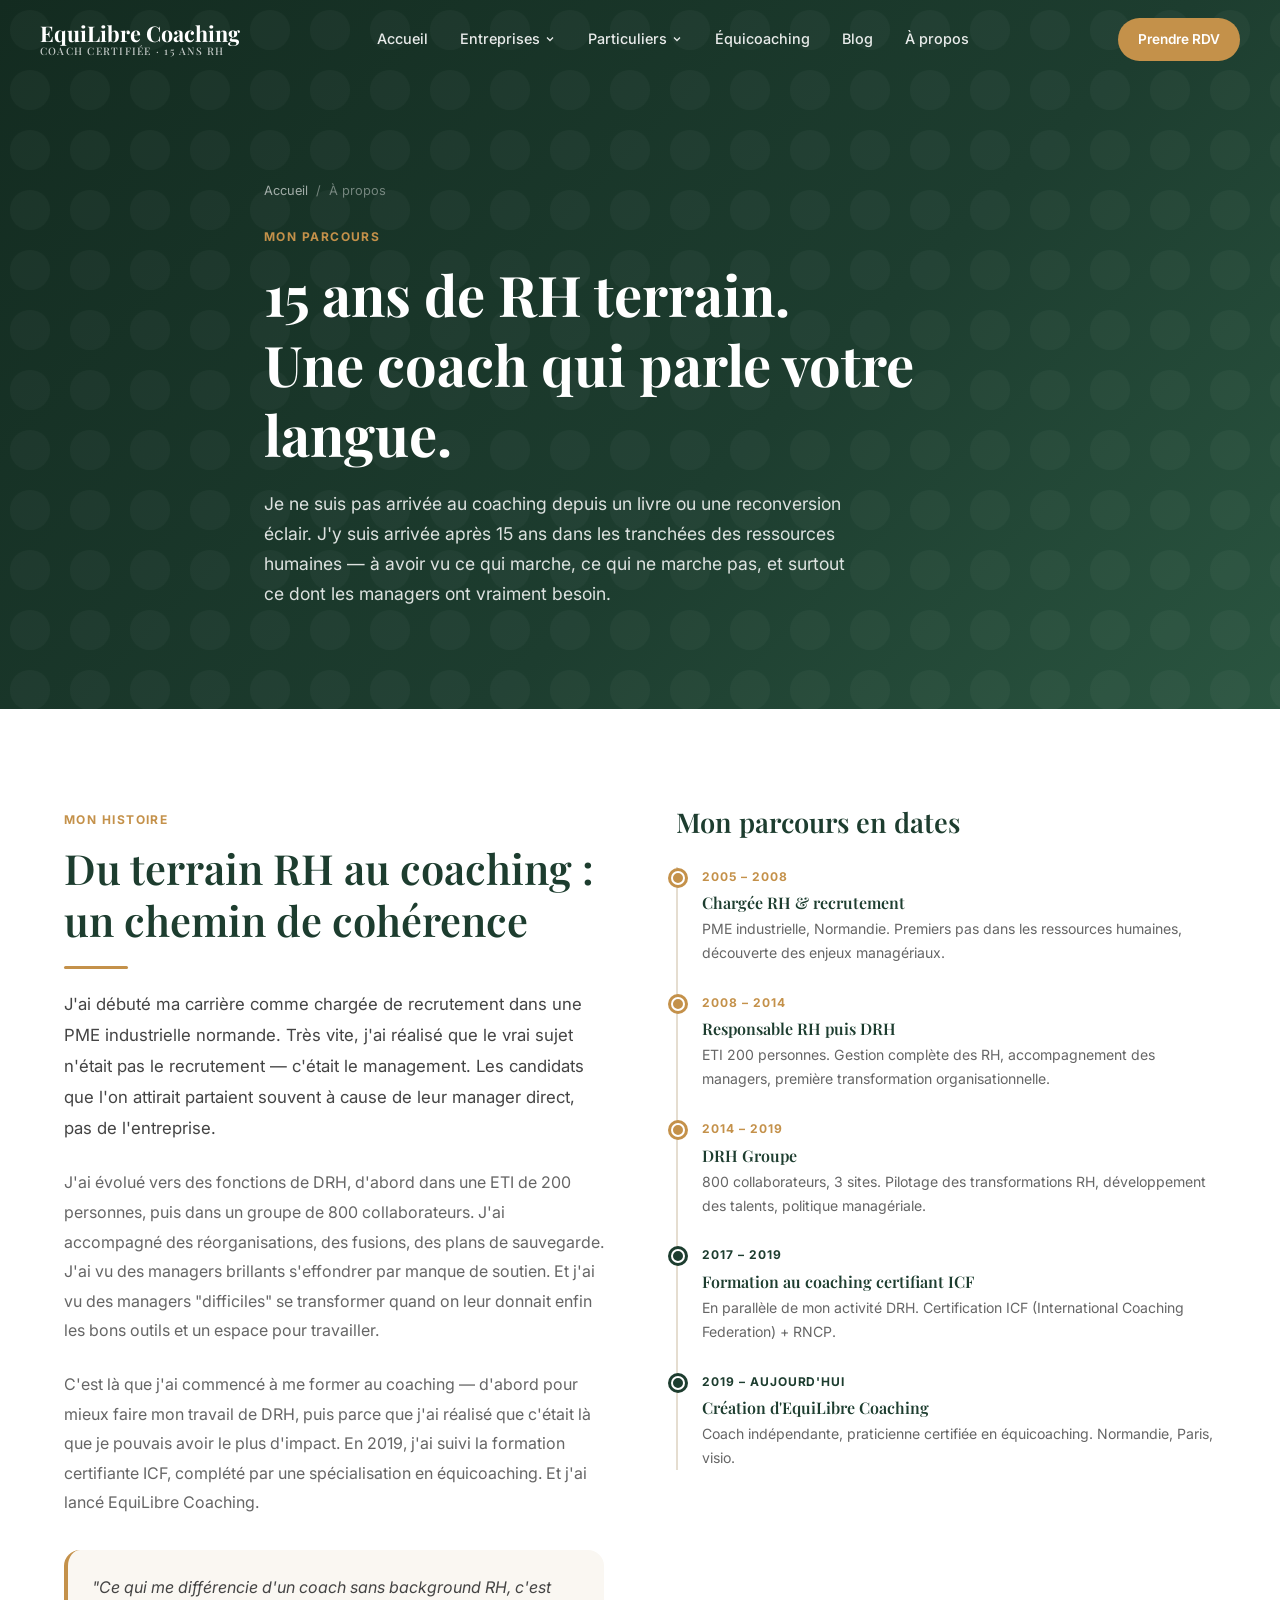
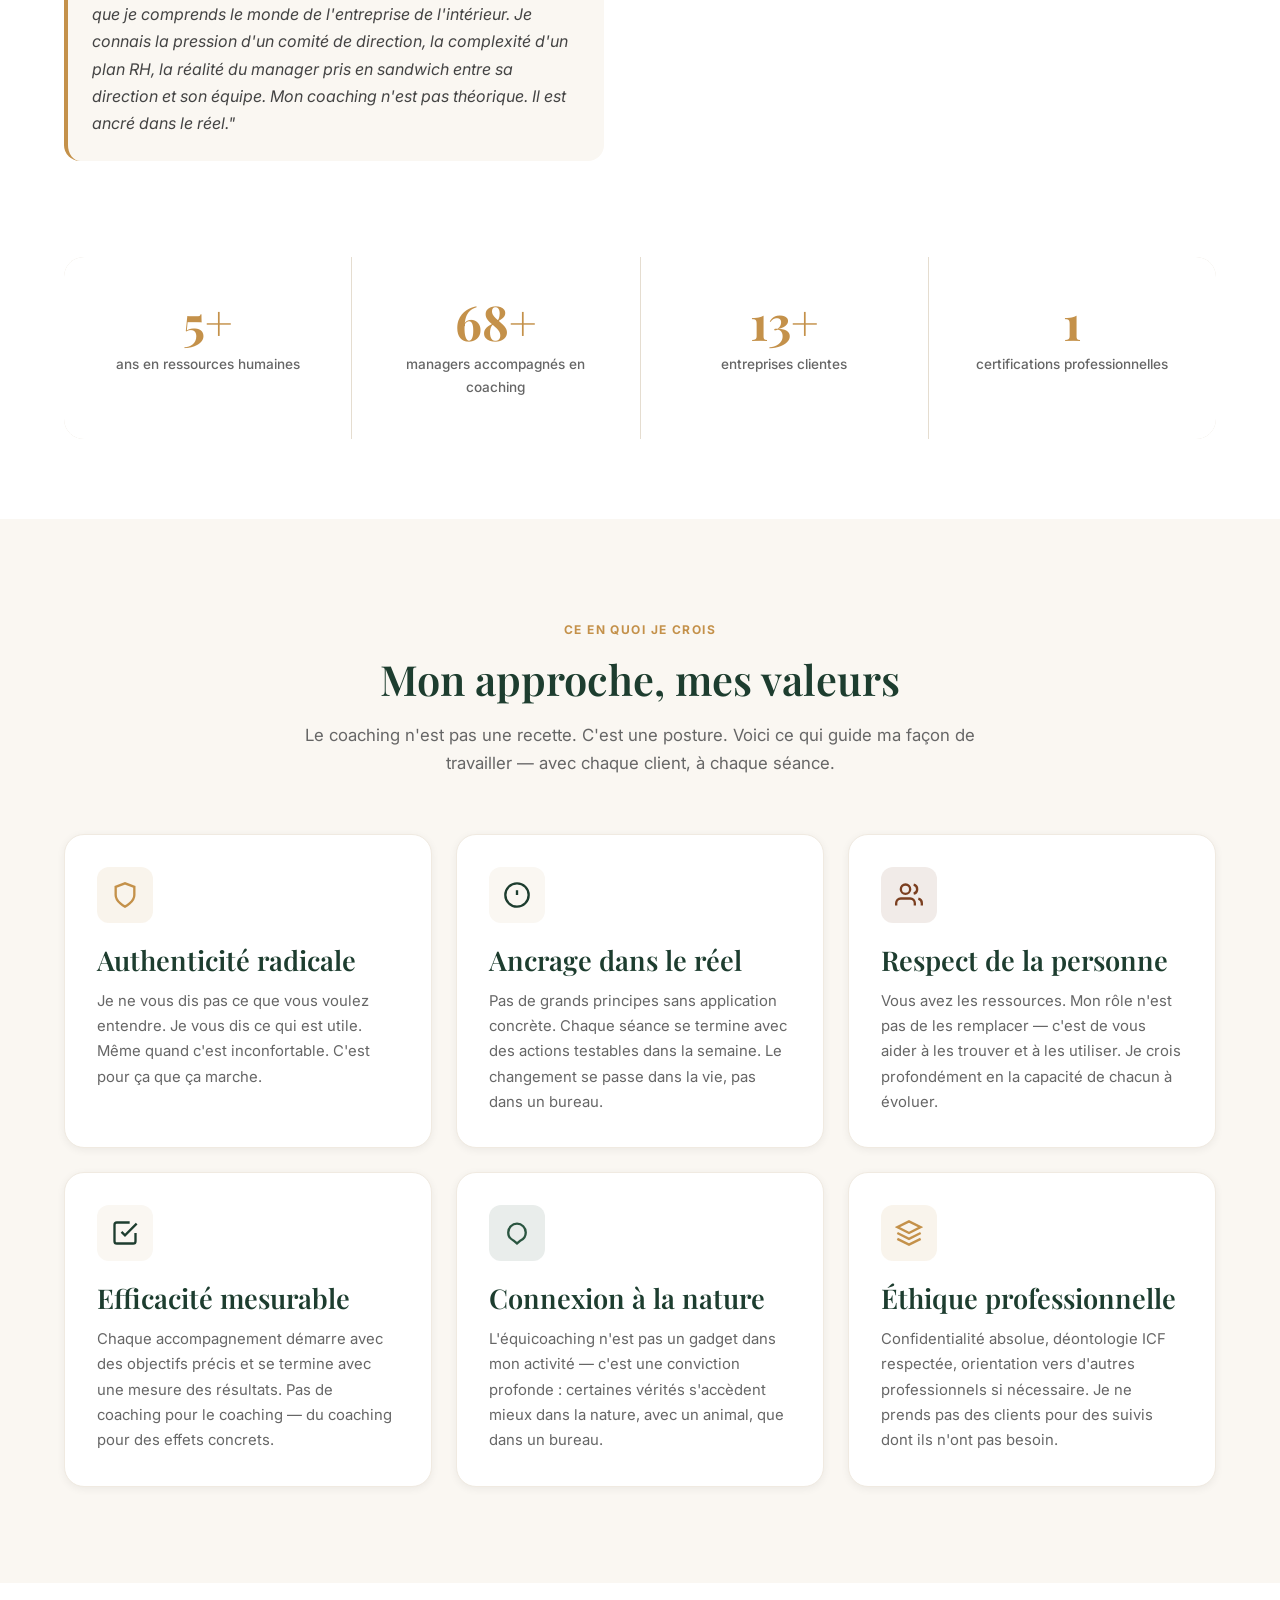
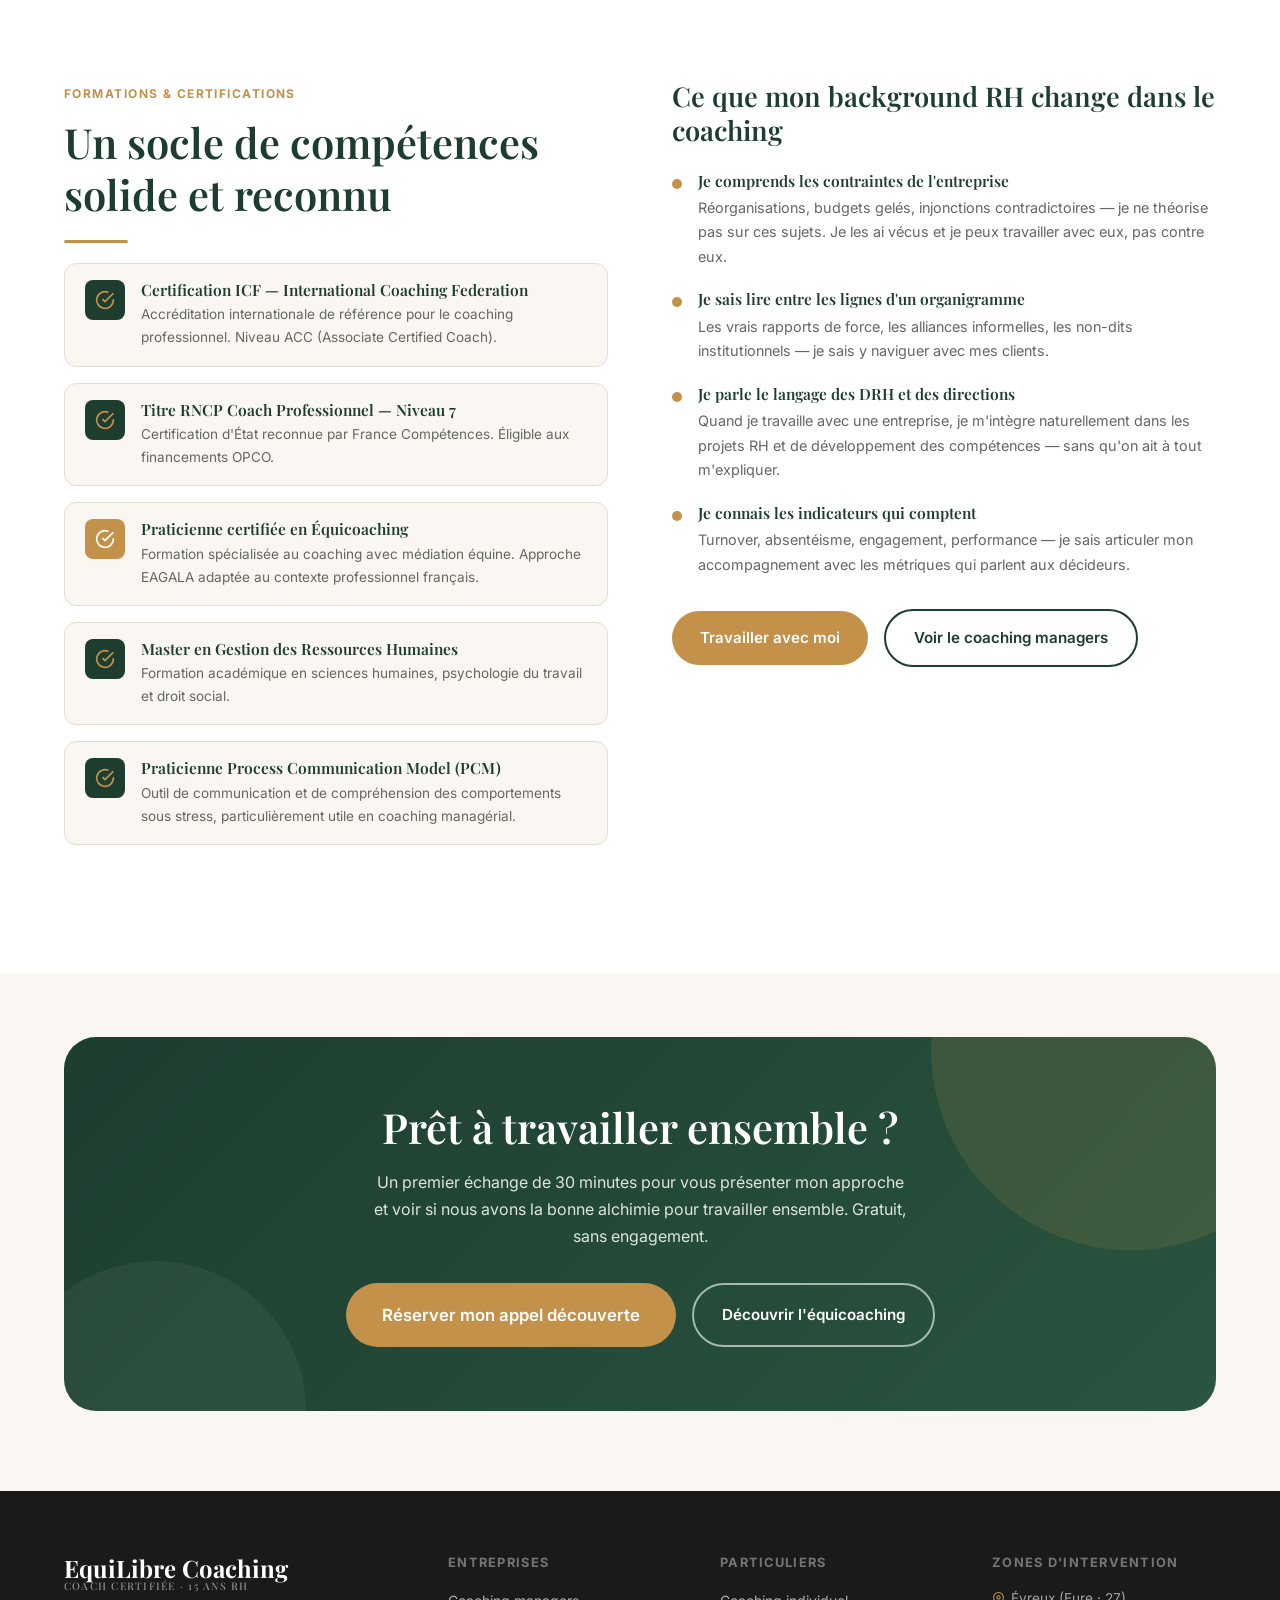
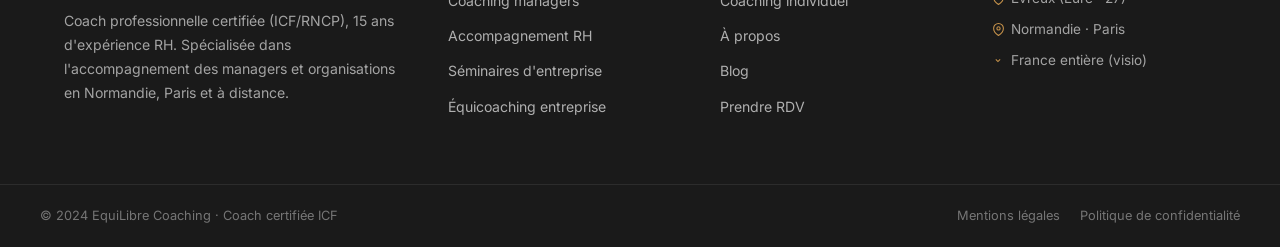
<file: a-propos.html>
<!DOCTYPE html>
<html lang="fr">
<head>
  <meta charset="UTF-8" />
  <meta name="viewport" content="width=device-width, initial-scale=1.0" />
  <title>À propos | Coach Certifiée RH 15 ans d'expérience | EquiLibre Coaching</title>
  <meta name="description" content="Découvrez le parcours de [Prénom NOM] : 15 ans en ressources humaines, coach certifiée ICF, praticienne en équicoaching. Une coach qui connaît vraiment l'entreprise de l'intérieur." />
  <meta name="keywords" content="coach certifiée ICF Normandie, coach RH expérimentée, coach professionnel Eure 27, praticienne équicoaching, background RH coaching" />
  <link rel="canonical" href="https://www.equilibre-coaching.fr/a-propos.html" />
  <link rel="preconnect" href="https://fonts.googleapis.com" />
  <link rel="preconnect" href="https://fonts.gstatic.com" crossorigin />
  <link rel="stylesheet" href="css/style.css" />
  <link rel="stylesheet" href="css/mobile.css" />
  <script type="application/ld+json">
  {
    "@context": "https://schema.org",
    "@type": "Person",
    "name": "[Prénom NOM]",
    "jobTitle": "Coach professionnelle certifiée ICF",
    "description": "Coach certifiée avec 15 ans d'expérience en ressources humaines. Spécialisée en coaching de managers, équicoaching et séminaires d'entreprise.",
    "areaServed": ["Normandie", "Paris", "France"],
    "knowsAbout": ["Coaching de managers", "Ressources humaines", "Équicoaching", "Leadership"]
  }
  </script>
</head>
<body>

  <nav class="navbar">
    <div class="navbar-inner">
      <a href="index.html" class="nav-logo"><span class="nav-logo-main">EquiLibre Coaching</span><span class="nav-logo-sub">Coach certifiée · 15 ans RH</span></a>
      <ul class="nav-menu">
        <li class="nav-item"><a href="index.html" class="nav-link">Accueil</a></li>
        <li class="nav-item">
          <a href="#" class="nav-link">Entreprises <svg viewBox="0 0 24 24" fill="none" stroke="currentColor" stroke-width="2.5" style="width:12px;height:12px;"><path d="M6 9l6 6 6-6"/></svg></a>
          <ul class="dropdown">
            <li><a href="coaching-managers.html" class="dropdown-link"><svg viewBox="0 0 24 24" fill="none" stroke="currentColor" stroke-width="2" style="width:16px;height:16px;color:#C4914A;"><path d="M17 21v-2a4 4 0 00-4-4H5a4 4 0 00-4 4v2"/><circle cx="9" cy="7" r="4"/></svg>Coaching managers</a></li>
            <li><a href="coaching-entreprises.html" class="dropdown-link"><svg viewBox="0 0 24 24" fill="none" stroke="currentColor" stroke-width="2" style="width:16px;height:16px;color:#C4914A;"><rect x="2" y="7" width="20" height="14" rx="2"/><path d="M16 7V5a2 2 0 00-2-2h-4a2 2 0 00-2 2v2"/></svg>Coaching RH</a></li>
            <li><a href="seminaires.html" class="dropdown-link"><svg viewBox="0 0 24 24" fill="none" stroke="currentColor" stroke-width="2" style="width:16px;height:16px;color:#C4914A;"><path d="M17 21v-2a4 4 0 00-4-4H5a4 4 0 00-4 4v2"/><circle cx="9" cy="7" r="4"/><path d="M20 7l-4 4-2-2"/></svg>Séminaires</a></li>
          </ul>
        </li>
        <li class="nav-item">
          <a href="#" class="nav-link">Particuliers <svg viewBox="0 0 24 24" fill="none" stroke="currentColor" stroke-width="2.5" style="width:12px;height:12px;"><path d="M6 9l6 6 6-6"/></svg></a>
          <ul class="dropdown"><li><a href="coaching-individuel.html" class="dropdown-link"><svg viewBox="0 0 24 24" fill="none" stroke="currentColor" stroke-width="2" style="width:16px;height:16px;color:#C4914A;"><path d="M20 21v-2a4 4 0 00-4-4H8a4 4 0 00-4 4v2"/><circle cx="12" cy="7" r="4"/></svg>Coaching individuel</a></li></ul>
        </li>
        <li class="nav-item"><a href="equicoaching.html" class="nav-link">Équicoaching</a></li>
        <li class="nav-item"><a href="blog.html" class="nav-link">Blog</a></li>
        <li class="nav-item"><a href="a-propos.html" class="nav-link">À propos</a></li>
      </ul>
      <a href="contact.html" class="btn btn-primary btn-sm nav-cta">Prendre RDV</a>
      <button class="hamburger" aria-label="Menu"><span></span><span></span><span></span></button>
    </div>
  </nav>
  <nav class="mobile-nav">
    <a href="index.html" class="mobile-nav-link">Accueil</a>
    <span class="mobile-nav-label">Entreprises</span>
    <div class="mobile-nav-sub">
      <a href="coaching-managers.html" class="mobile-nav-link">Coaching managers</a>
      <a href="coaching-entreprises.html" class="mobile-nav-link">Coaching RH</a>
      <a href="seminaires.html" class="mobile-nav-link">Séminaires</a>
    </div>
    <a href="coaching-individuel.html" class="mobile-nav-link">Coaching individuel</a>
    <a href="equicoaching.html" class="mobile-nav-link">Équicoaching</a>
    <a href="blog.html" class="mobile-nav-link">Blog</a>
    <a href="a-propos.html" class="mobile-nav-link">À propos</a>
    <a href="contact.html" class="btn btn-primary mobile-nav-cta">Prendre RDV</a>
  </nav>

  <main>
    <div class="page-hero">
      <div class="container">
        <div class="breadcrumb"><a href="index.html">Accueil</a><span>/</span><span>À propos</span></div>
        <span class="section-label">Mon parcours</span>
        <h1>15 ans de RH terrain.<br>Une coach qui parle votre langue.</h1>
        <p>Je ne suis pas arrivée au coaching depuis un livre ou une reconversion éclair. J'y suis arrivée après 15 ans dans les tranchées des ressources humaines — à avoir vu ce qui marche, ce qui ne marche pas, et surtout ce dont les managers ont vraiment besoin.</p>
      </div>
    </div>

    <!-- MON HISTOIRE -->
    <section class="section">
      <div class="container">
        <div class="grid-2" style="gap:72px;align-items:start;">
          <div class="reveal">
            <span class="section-label">Mon histoire</span>
            <h2>Du terrain RH au coaching : un chemin de cohérence</h2>
            <div class="divider"></div>
            <p style="color:#444;font-size:1.05rem;line-height:1.85;margin-bottom:24px;">J'ai débuté ma carrière comme chargée de recrutement dans une PME industrielle normande. Très vite, j'ai réalisé que le vrai sujet n'était pas le recrutement — c'était le management. Les candidats que l'on attirait partaient souvent à cause de leur manager direct, pas de l'entreprise.</p>
            <p style="color:#666;line-height:1.85;margin-bottom:24px;">J'ai évolué vers des fonctions de DRH, d'abord dans une ETI de 200 personnes, puis dans un groupe de 800 collaborateurs. J'ai accompagné des réorganisations, des fusions, des plans de sauvegarde. J'ai vu des managers brillants s'effondrer par manque de soutien. Et j'ai vu des managers "difficiles" se transformer quand on leur donnait enfin les bons outils et un espace pour travailler.</p>
            <p style="color:#666;line-height:1.85;margin-bottom:32px;">C'est là que j'ai commencé à me former au coaching — d'abord pour mieux faire mon travail de DRH, puis parce que j'ai réalisé que c'était là que je pouvais avoir le plus d'impact. En 2019, j'ai suivi la formation certifiante ICF, complété par une spécialisation en équicoaching. Et j'ai lancé EquiLibre Coaching.</p>
            <div style="padding:24px;background:#FAF7F2;border-radius:16px;border-left:4px solid #C4914A;">
              <p style="font-style:italic;color:#444;font-size:1rem;margin:0;">"Ce qui me différencie d'un coach sans background RH, c'est que je comprends le monde de l'entreprise de l'intérieur. Je connais la pression d'un comité de direction, la complexité d'un plan RH, la réalité du manager pris en sandwich entre sa direction et son équipe. Mon coaching n'est pas théorique. Il est ancré dans le réel."</p>
            </div>
          </div>

          <div class="reveal reveal-delay-2">
            <!-- Timeline -->
            <h3 style="margin-bottom:28px;">Mon parcours en dates</h3>
            <div style="position:relative;padding-left:24px;border-left:2px solid #E5DDD0;">
              <div style="margin-bottom:28px;position:relative;">
                <div style="position:absolute;left:-31px;top:4px;width:14px;height:14px;background:#C4914A;border-radius:50%;border:2px solid #fff;box-shadow:0 0 0 3px #C4914A;"></div>
                <div style="font-size:0.75rem;font-weight:700;color:#C4914A;letter-spacing:0.08em;text-transform:uppercase;margin-bottom:6px;">2005 – 2008</div>
                <h4 style="font-size:1rem;margin-bottom:4px;">Chargée RH & recrutement</h4>
                <p style="font-size:0.88rem;color:#666;margin:0;">PME industrielle, Normandie. Premiers pas dans les ressources humaines, découverte des enjeux managériaux.</p>
              </div>
              <div style="margin-bottom:28px;position:relative;">
                <div style="position:absolute;left:-31px;top:4px;width:14px;height:14px;background:#C4914A;border-radius:50%;border:2px solid #fff;box-shadow:0 0 0 3px #C4914A;"></div>
                <div style="font-size:0.75rem;font-weight:700;color:#C4914A;letter-spacing:0.08em;text-transform:uppercase;margin-bottom:6px;">2008 – 2014</div>
                <h4 style="font-size:1rem;margin-bottom:4px;">Responsable RH puis DRH</h4>
                <p style="font-size:0.88rem;color:#666;margin:0;">ETI 200 personnes. Gestion complète des RH, accompagnement des managers, première transformation organisationnelle.</p>
              </div>
              <div style="margin-bottom:28px;position:relative;">
                <div style="position:absolute;left:-31px;top:4px;width:14px;height:14px;background:#C4914A;border-radius:50%;border:2px solid #fff;box-shadow:0 0 0 3px #C4914A;"></div>
                <div style="font-size:0.75rem;font-weight:700;color:#C4914A;letter-spacing:0.08em;text-transform:uppercase;margin-bottom:6px;">2014 – 2019</div>
                <h4 style="font-size:1rem;margin-bottom:4px;">DRH Groupe</h4>
                <p style="font-size:0.88rem;color:#666;margin:0;">800 collaborateurs, 3 sites. Pilotage des transformations RH, développement des talents, politique managériale.</p>
              </div>
              <div style="margin-bottom:28px;position:relative;">
                <div style="position:absolute;left:-31px;top:4px;width:14px;height:14px;background:#1D3D2F;border-radius:50%;border:2px solid #fff;box-shadow:0 0 0 3px #1D3D2F;"></div>
                <div style="font-size:0.75rem;font-weight:700;color:#1D3D2F;letter-spacing:0.08em;text-transform:uppercase;margin-bottom:6px;">2017 – 2019</div>
                <h4 style="font-size:1rem;margin-bottom:4px;">Formation au coaching certifiant ICF</h4>
                <p style="font-size:0.88rem;color:#666;margin:0;">En parallèle de mon activité DRH. Certification ICF (International Coaching Federation) + RNCP.</p>
              </div>
              <div style="position:relative;">
                <div style="position:absolute;left:-31px;top:4px;width:14px;height:14px;background:#1D3D2F;border-radius:50%;border:2px solid #fff;box-shadow:0 0 0 3px #1D3D2F;"></div>
                <div style="font-size:0.75rem;font-weight:700;color:#1D3D2F;letter-spacing:0.08em;text-transform:uppercase;margin-bottom:6px;">2019 – aujourd'hui</div>
                <h4 style="font-size:1rem;margin-bottom:4px;">Création d'EquiLibre Coaching</h4>
                <p style="font-size:0.88rem;color:#666;margin:0;">Coach indépendante, praticienne certifiée en équicoaching. Normandie, Paris, visio.</p>
              </div>
            </div>
          </div>
        </div>
      </div>
    </section>

    <!-- STATS -->
    <section style="padding:0 24px 80px;background:#fff;">
      <div class="container">
        <div class="stats-grid reveal">
          <div class="stat-item">
            <div class="stat-number"><span class="counter" data-target="15">0</span><span>+</span></div>
            <div class="stat-label">ans en ressources humaines</div>
          </div>
          <div class="stat-item">
            <div class="stat-number"><span class="counter" data-target="200">0</span><span>+</span></div>
            <div class="stat-label">managers accompagnés en coaching</div>
          </div>
          <div class="stat-item">
            <div class="stat-number"><span class="counter" data-target="40">0</span><span>+</span></div>
            <div class="stat-label">entreprises clientes</div>
          </div>
          <div class="stat-item">
            <div class="stat-number"><span class="counter" data-target="5">0</span></div>
            <div class="stat-label">certifications professionnelles</div>
          </div>
        </div>
      </div>
    </section>

    <!-- VALEURS & APPROCHE -->
    <section class="section section-light">
      <div class="container">
        <div class="section-header reveal">
          <span class="section-label">Ce en quoi je crois</span>
          <h2>Mon approche, mes valeurs</h2>
          <p>Le coaching n'est pas une recette. C'est une posture. Voici ce qui guide ma façon de travailler — avec chaque client, à chaque séance.</p>
        </div>
        <div class="grid-3" style="gap:24px;">
          <div class="card reveal reveal-delay-1">
            <div class="card-icon" style="background:rgba(196,145,74,0.1);color:#C4914A;">
              <svg viewBox="0 0 24 24" fill="none" stroke="currentColor" stroke-width="2"><path d="M12 22s8-4 8-10V5l-8-3-8 3v7c0 6 8 10 8 10z"/></svg>
            </div>
            <h3>Authenticité radicale</h3>
            <p style="color:#666;font-size:0.93rem;">Je ne vous dis pas ce que vous voulez entendre. Je vous dis ce qui est utile. Même quand c'est inconfortable. C'est pour ça que ça marche.</p>
          </div>
          <div class="card reveal reveal-delay-2">
            <div class="card-icon">
              <svg viewBox="0 0 24 24" fill="none" stroke="currentColor" stroke-width="2"><circle cx="12" cy="12" r="10"/><path d="M12 8v4m0 4h.01"/></svg>
            </div>
            <h3>Ancrage dans le réel</h3>
            <p style="color:#666;font-size:0.93rem;">Pas de grands principes sans application concrète. Chaque séance se termine avec des actions testables dans la semaine. Le changement se passe dans la vie, pas dans un bureau.</p>
          </div>
          <div class="card reveal reveal-delay-3">
            <div class="card-icon" style="background:rgba(123,63,32,0.1);color:#7B3F20;">
              <svg viewBox="0 0 24 24" fill="none" stroke="currentColor" stroke-width="2"><path d="M17 21v-2a4 4 0 00-4-4H5a4 4 0 00-4 4v2"/><circle cx="9" cy="7" r="4"/><path d="M23 21v-2a4 4 0 00-3-3.87M16 3.13a4 4 0 010 7.75"/></svg>
            </div>
            <h3>Respect de la personne</h3>
            <p style="color:#666;font-size:0.93rem;">Vous avez les ressources. Mon rôle n'est pas de les remplacer — c'est de vous aider à les trouver et à les utiliser. Je crois profondément en la capacité de chacun à évoluer.</p>
          </div>
          <div class="card reveal reveal-delay-1">
            <div class="card-icon">
              <svg viewBox="0 0 24 24" fill="none" stroke="currentColor" stroke-width="2"><path d="M9 11l3 3L22 4"/><path d="M21 12v7a2 2 0 01-2 2H5a2 2 0 01-2-2V5a2 2 0 012-2h11"/></svg>
            </div>
            <h3>Efficacité mesurable</h3>
            <p style="color:#666;font-size:0.93rem;">Chaque accompagnement démarre avec des objectifs précis et se termine avec une mesure des résultats. Pas de coaching pour le coaching — du coaching pour des effets concrets.</p>
          </div>
          <div class="card reveal reveal-delay-2">
            <div class="card-icon" style="background:rgba(42,85,64,0.1);color:#2A5540;">
              <svg viewBox="0 0 24 24" fill="none" stroke="currentColor" stroke-width="2"><path d="M4.5 11.5C4.5 7.36 7.86 4 12 4s7.5 3.36 7.5 7.5c0 3-1.8 5.6-4.4 6.9L12 21l-3.1-2.6C6.3 17.1 4.5 14.5 4.5 11.5z"/></svg>
            </div>
            <h3>Connexion à la nature</h3>
            <p style="color:#666;font-size:0.93rem;">L'équicoaching n'est pas un gadget dans mon activité — c'est une conviction profonde : certaines vérités s'accèdent mieux dans la nature, avec un animal, que dans un bureau.</p>
          </div>
          <div class="card reveal reveal-delay-3">
            <div class="card-icon" style="background:rgba(196,145,74,0.1);color:#C4914A;">
              <svg viewBox="0 0 24 24" fill="none" stroke="currentColor" stroke-width="2"><path d="M12 2L2 7l10 5 10-5-10-5z"/><path d="M2 17l10 5 10-5M2 12l10 5 10-5"/></svg>
            </div>
            <h3>Éthique professionnelle</h3>
            <p style="color:#666;font-size:0.93rem;">Confidentialité absolue, déontologie ICF respectée, orientation vers d'autres professionnels si nécessaire. Je ne prends pas des clients pour des suivis dont ils n'ont pas besoin.</p>
          </div>
        </div>
      </div>
    </section>

    <!-- CERTIFICATIONS -->
    <section class="section">
      <div class="container">
        <div class="grid-2" style="gap:64px;align-items:start;">
          <div class="reveal">
            <span class="section-label">Formations & certifications</span>
            <h2>Un socle de compétences solide et reconnu</h2>
            <div class="divider"></div>
            <div style="display:flex;flex-direction:column;gap:16px;margin-bottom:32px;">
              <div style="display:flex;gap:16px;align-items:flex-start;padding:16px 20px;background:#FAF7F2;border-radius:12px;border:1px solid #E5DDD0;">
                <div style="width:40px;height:40px;background:#1D3D2F;border-radius:8px;display:flex;align-items:center;justify-content:center;flex-shrink:0;">
                  <svg style="width:20px;height:20px;color:#C4914A;" viewBox="0 0 24 24" fill="none" stroke="currentColor" stroke-width="2"><path d="M22 11.08V12a10 10 0 11-5.93-9.14"/><polyline points="22 4 12 14.01 9 11.01"/></svg>
                </div>
                <div>
                  <h4 style="font-size:0.97rem;margin-bottom:4px;">Certification ICF — International Coaching Federation</h4>
                  <p style="font-size:0.85rem;color:#666;margin:0;">Accréditation internationale de référence pour le coaching professionnel. Niveau ACC (Associate Certified Coach).</p>
                </div>
              </div>
              <div style="display:flex;gap:16px;align-items:flex-start;padding:16px 20px;background:#FAF7F2;border-radius:12px;border:1px solid #E5DDD0;">
                <div style="width:40px;height:40px;background:#1D3D2F;border-radius:8px;display:flex;align-items:center;justify-content:center;flex-shrink:0;">
                  <svg style="width:20px;height:20px;color:#C4914A;" viewBox="0 0 24 24" fill="none" stroke="currentColor" stroke-width="2"><path d="M22 11.08V12a10 10 0 11-5.93-9.14"/><polyline points="22 4 12 14.01 9 11.01"/></svg>
                </div>
                <div>
                  <h4 style="font-size:0.97rem;margin-bottom:4px;">Titre RNCP Coach Professionnel — Niveau 7</h4>
                  <p style="font-size:0.85rem;color:#666;margin:0;">Certification d'État reconnue par France Compétences. Éligible aux financements OPCO.</p>
                </div>
              </div>
              <div style="display:flex;gap:16px;align-items:flex-start;padding:16px 20px;background:#FAF7F2;border-radius:12px;border:1px solid #E5DDD0;">
                <div style="width:40px;height:40px;background:#C4914A;border-radius:8px;display:flex;align-items:center;justify-content:center;flex-shrink:0;">
                  <svg style="width:20px;height:20px;color:#fff;" viewBox="0 0 24 24" fill="none" stroke="currentColor" stroke-width="2"><path d="M22 11.08V12a10 10 0 11-5.93-9.14"/><polyline points="22 4 12 14.01 9 11.01"/></svg>
                </div>
                <div>
                  <h4 style="font-size:0.97rem;margin-bottom:4px;">Praticienne certifiée en Équicoaching</h4>
                  <p style="font-size:0.85rem;color:#666;margin:0;">Formation spécialisée au coaching avec médiation équine. Approche EAGALA adaptée au contexte professionnel français.</p>
                </div>
              </div>
              <div style="display:flex;gap:16px;align-items:flex-start;padding:16px 20px;background:#FAF7F2;border-radius:12px;border:1px solid #E5DDD0;">
                <div style="width:40px;height:40px;background:#1D3D2F;border-radius:8px;display:flex;align-items:center;justify-content:center;flex-shrink:0;">
                  <svg style="width:20px;height:20px;color:#C4914A;" viewBox="0 0 24 24" fill="none" stroke="currentColor" stroke-width="2"><path d="M22 11.08V12a10 10 0 11-5.93-9.14"/><polyline points="22 4 12 14.01 9 11.01"/></svg>
                </div>
                <div>
                  <h4 style="font-size:0.97rem;margin-bottom:4px;">Master en Gestion des Ressources Humaines</h4>
                  <p style="font-size:0.85rem;color:#666;margin:0;">Formation académique en sciences humaines, psychologie du travail et droit social.</p>
                </div>
              </div>
              <div style="display:flex;gap:16px;align-items:flex-start;padding:16px 20px;background:#FAF7F2;border-radius:12px;border:1px solid #E5DDD0;">
                <div style="width:40px;height:40px;background:#1D3D2F;border-radius:8px;display:flex;align-items:center;justify-content:center;flex-shrink:0;">
                  <svg style="width:20px;height:20px;color:#C4914A;" viewBox="0 0 24 24" fill="none" stroke="currentColor" stroke-width="2"><path d="M22 11.08V12a10 10 0 11-5.93-9.14"/><polyline points="22 4 12 14.01 9 11.01"/></svg>
                </div>
                <div>
                  <h4 style="font-size:0.97rem;margin-bottom:4px;">Praticienne Process Communication Model (PCM)</h4>
                  <p style="font-size:0.85rem;color:#666;margin:0;">Outil de communication et de compréhension des comportements sous stress, particulièrement utile en coaching managérial.</p>
                </div>
              </div>
            </div>
          </div>
          <div class="reveal reveal-delay-2">
            <h3 style="margin-bottom:24px;">Ce que mon background RH change dans le coaching</h3>
            <div style="display:flex;flex-direction:column;gap:20px;">
              <div style="display:flex;gap:16px;">
                <div style="width:10px;height:10px;background:#C4914A;border-radius:50%;flex-shrink:0;margin-top:8px;"></div>
                <div>
                  <h4 style="font-size:0.97rem;margin-bottom:6px;">Je comprends les contraintes de l'entreprise</h4>
                  <p style="font-size:0.9rem;color:#666;margin:0;">Réorganisations, budgets gelés, injonctions contradictoires — je ne théorise pas sur ces sujets. Je les ai vécus et je peux travailler avec eux, pas contre eux.</p>
                </div>
              </div>
              <div style="display:flex;gap:16px;">
                <div style="width:10px;height:10px;background:#C4914A;border-radius:50%;flex-shrink:0;margin-top:8px;"></div>
                <div>
                  <h4 style="font-size:0.97rem;margin-bottom:6px;">Je sais lire entre les lignes d'un organigramme</h4>
                  <p style="font-size:0.9rem;color:#666;margin:0;">Les vrais rapports de force, les alliances informelles, les non-dits institutionnels — je sais y naviguer avec mes clients.</p>
                </div>
              </div>
              <div style="display:flex;gap:16px;">
                <div style="width:10px;height:10px;background:#C4914A;border-radius:50%;flex-shrink:0;margin-top:8px;"></div>
                <div>
                  <h4 style="font-size:0.97rem;margin-bottom:6px;">Je parle le langage des DRH et des directions</h4>
                  <p style="font-size:0.9rem;color:#666;margin:0;">Quand je travaille avec une entreprise, je m'intègre naturellement dans les projets RH et de développement des compétences — sans qu'on ait à tout m'expliquer.</p>
                </div>
              </div>
              <div style="display:flex;gap:16px;">
                <div style="width:10px;height:10px;background:#C4914A;border-radius:50%;flex-shrink:0;margin-top:8px;"></div>
                <div>
                  <h4 style="font-size:0.97rem;margin-bottom:6px;">Je connais les indicateurs qui comptent</h4>
                  <p style="font-size:0.9rem;color:#666;margin:0;">Turnover, absentéisme, engagement, performance — je sais articuler mon accompagnement avec les métriques qui parlent aux décideurs.</p>
                </div>
              </div>
            </div>
            <div style="margin-top:32px;">
              <a href="contact.html" class="btn btn-primary">Travailler avec moi</a>
              <a href="coaching-managers.html" class="btn btn-secondary" style="margin-left:12px;">Voir le coaching managers</a>
            </div>
          </div>
        </div>
      </div>
    </section>

    <!-- CTA -->
    <section style="padding:64px 24px 80px;background:#FAF7F2;">
      <div class="container">
        <div class="cta-banner reveal">
          <h2>Prêt à travailler ensemble ?</h2>
          <p>Un premier échange de 30 minutes pour vous présenter mon approche et voir si nous avons la bonne alchimie pour travailler ensemble. Gratuit, sans engagement.</p>
          <div class="btn-group" style="justify-content:center;">
            <a href="contact.html" class="btn btn-primary btn-lg">Réserver mon appel découverte</a>
            <a href="equicoaching.html" class="btn btn-outline-white">Découvrir l'équicoaching</a>
          </div>
        </div>
      </div>
    </section>
  </main>

  <footer>
    <div class="footer-main">
      <div class="footer-brand"><div class="nav-logo"><span class="nav-logo-main">EquiLibre Coaching</span><span class="nav-logo-sub">Coach certifiée · 15 ans RH</span></div><p>Coach professionnelle certifiée (ICF/RNCP), 15 ans d'expérience RH. Spécialisée dans l'accompagnement des managers et organisations en Normandie, Paris et à distance.</p></div>
      <div class="footer-col"><h5>Entreprises</h5><ul class="footer-links"><li><a href="coaching-managers.html" class="footer-link">Coaching managers</a></li><li><a href="coaching-entreprises.html" class="footer-link">Accompagnement RH</a></li><li><a href="seminaires.html" class="footer-link">Séminaires d'entreprise</a></li><li><a href="equicoaching.html" class="footer-link">Équicoaching entreprise</a></li></ul></div>
      <div class="footer-col"><h5>Particuliers</h5><ul class="footer-links"><li><a href="coaching-individuel.html" class="footer-link">Coaching individuel</a></li><li><a href="a-propos.html" class="footer-link">À propos</a></li><li><a href="blog.html" class="footer-link">Blog</a></li><li><a href="contact.html" class="footer-link">Prendre RDV</a></li></ul></div>
      <div class="footer-col"><h5>Zones d'intervention</h5><div class="footer-zones"><div class="footer-zone"><svg viewBox="0 0 24 24" fill="none" stroke="currentColor" stroke-width="2" style="width:13px;height:13px;color:#C4914A;"><path d="M21 10c0 7-9 13-9 13s-9-6-9-13a9 9 0 0118 0z"/><circle cx="12" cy="10" r="3"/></svg>Évreux (Eure · 27)</div><div class="footer-zone"><svg viewBox="0 0 24 24" fill="none" stroke="currentColor" stroke-width="2" style="width:13px;height:13px;color:#C4914A;"><path d="M21 10c0 7-9 13-9 13s-9-6-9-13a9 9 0 0118 0z"/><circle cx="12" cy="10" r="3"/></svg>Normandie · Paris</div><div class="footer-zone"><svg viewBox="0 0 24 24" fill="none" stroke="currentColor" stroke-width="2" style="width:13px;height:13px;color:#C4914A;"><path d="M15 10l-4 4-4-4"/></svg>France entière (visio)</div></div></div>
    </div>
    <div class="footer-bottom"><div class="footer-bottom-inner"><p>© 2024 EquiLibre Coaching · Coach certifiée ICF</p><div class="footer-legal"><a href="#">Mentions légales</a><a href="#">Politique de confidentialité</a></div></div></div>
  </footer>
  <script src="js/main.js"></script>
</body>
</html>
</file>
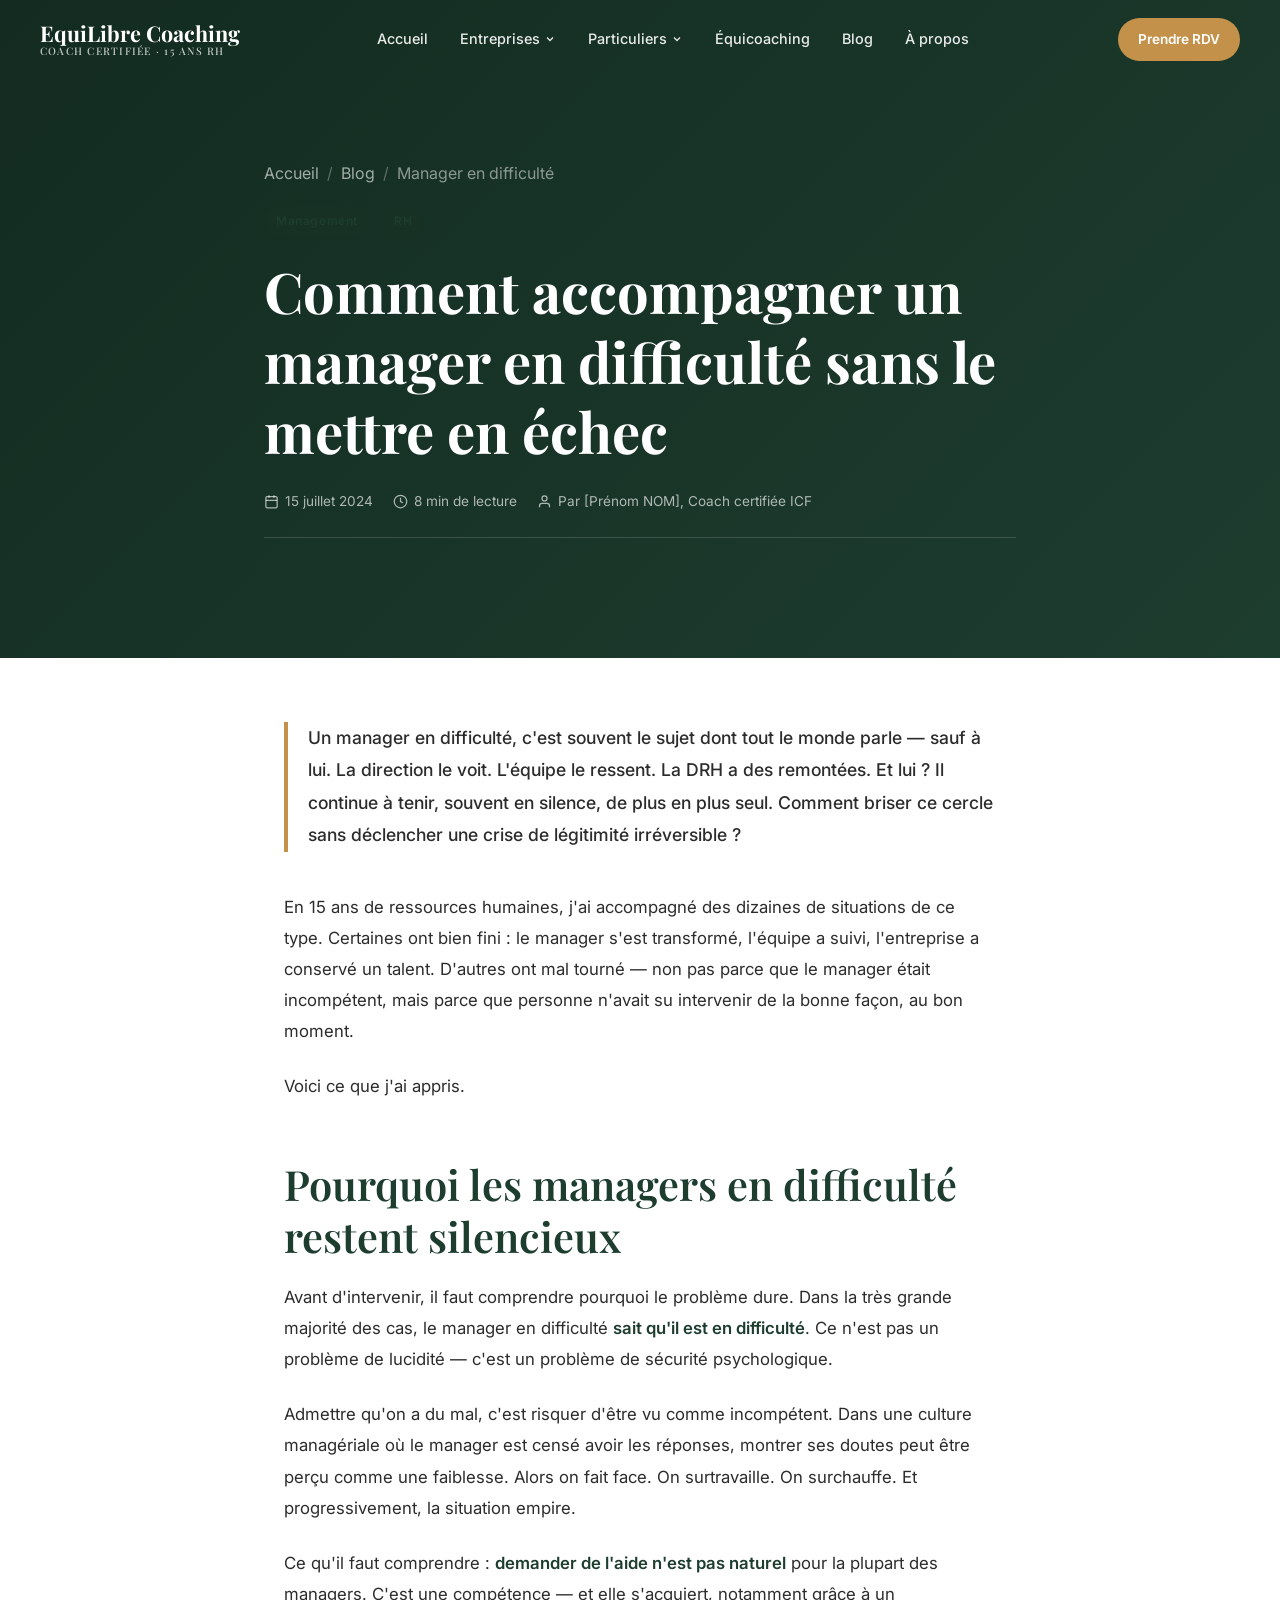
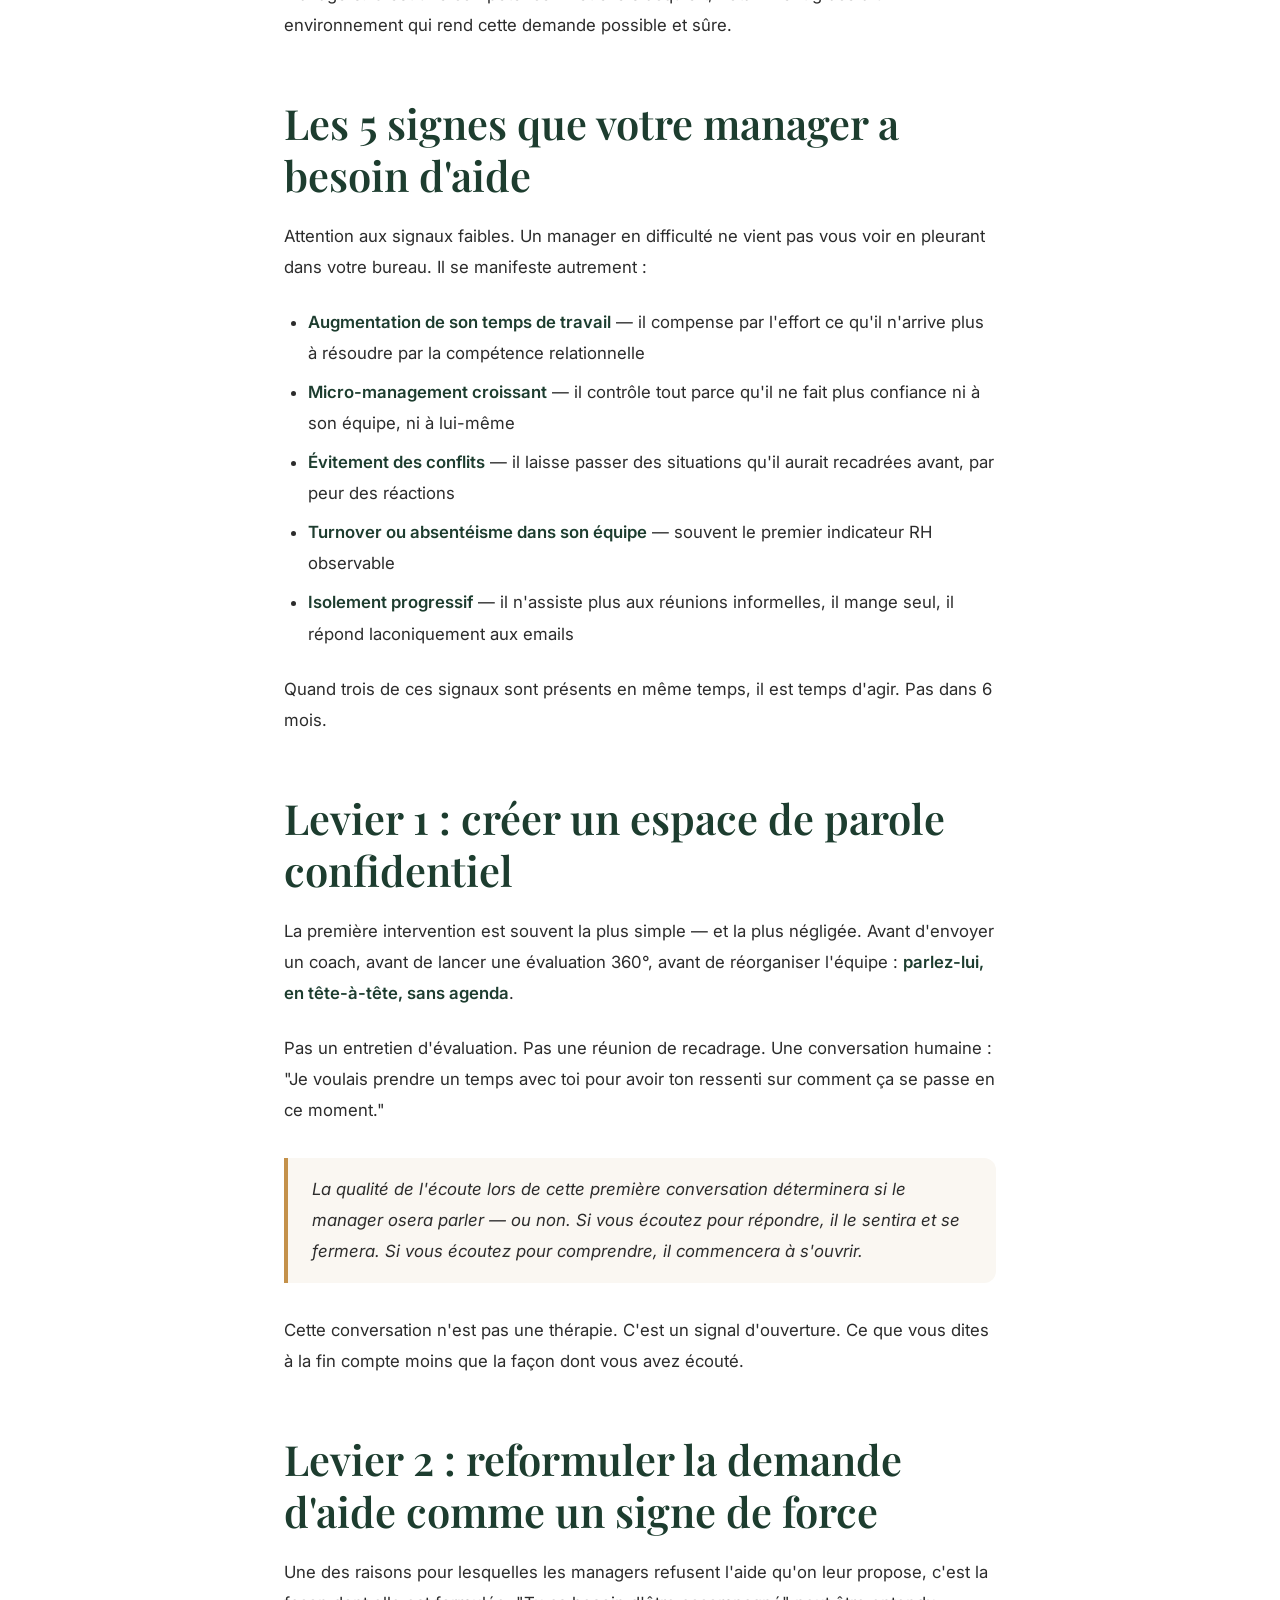
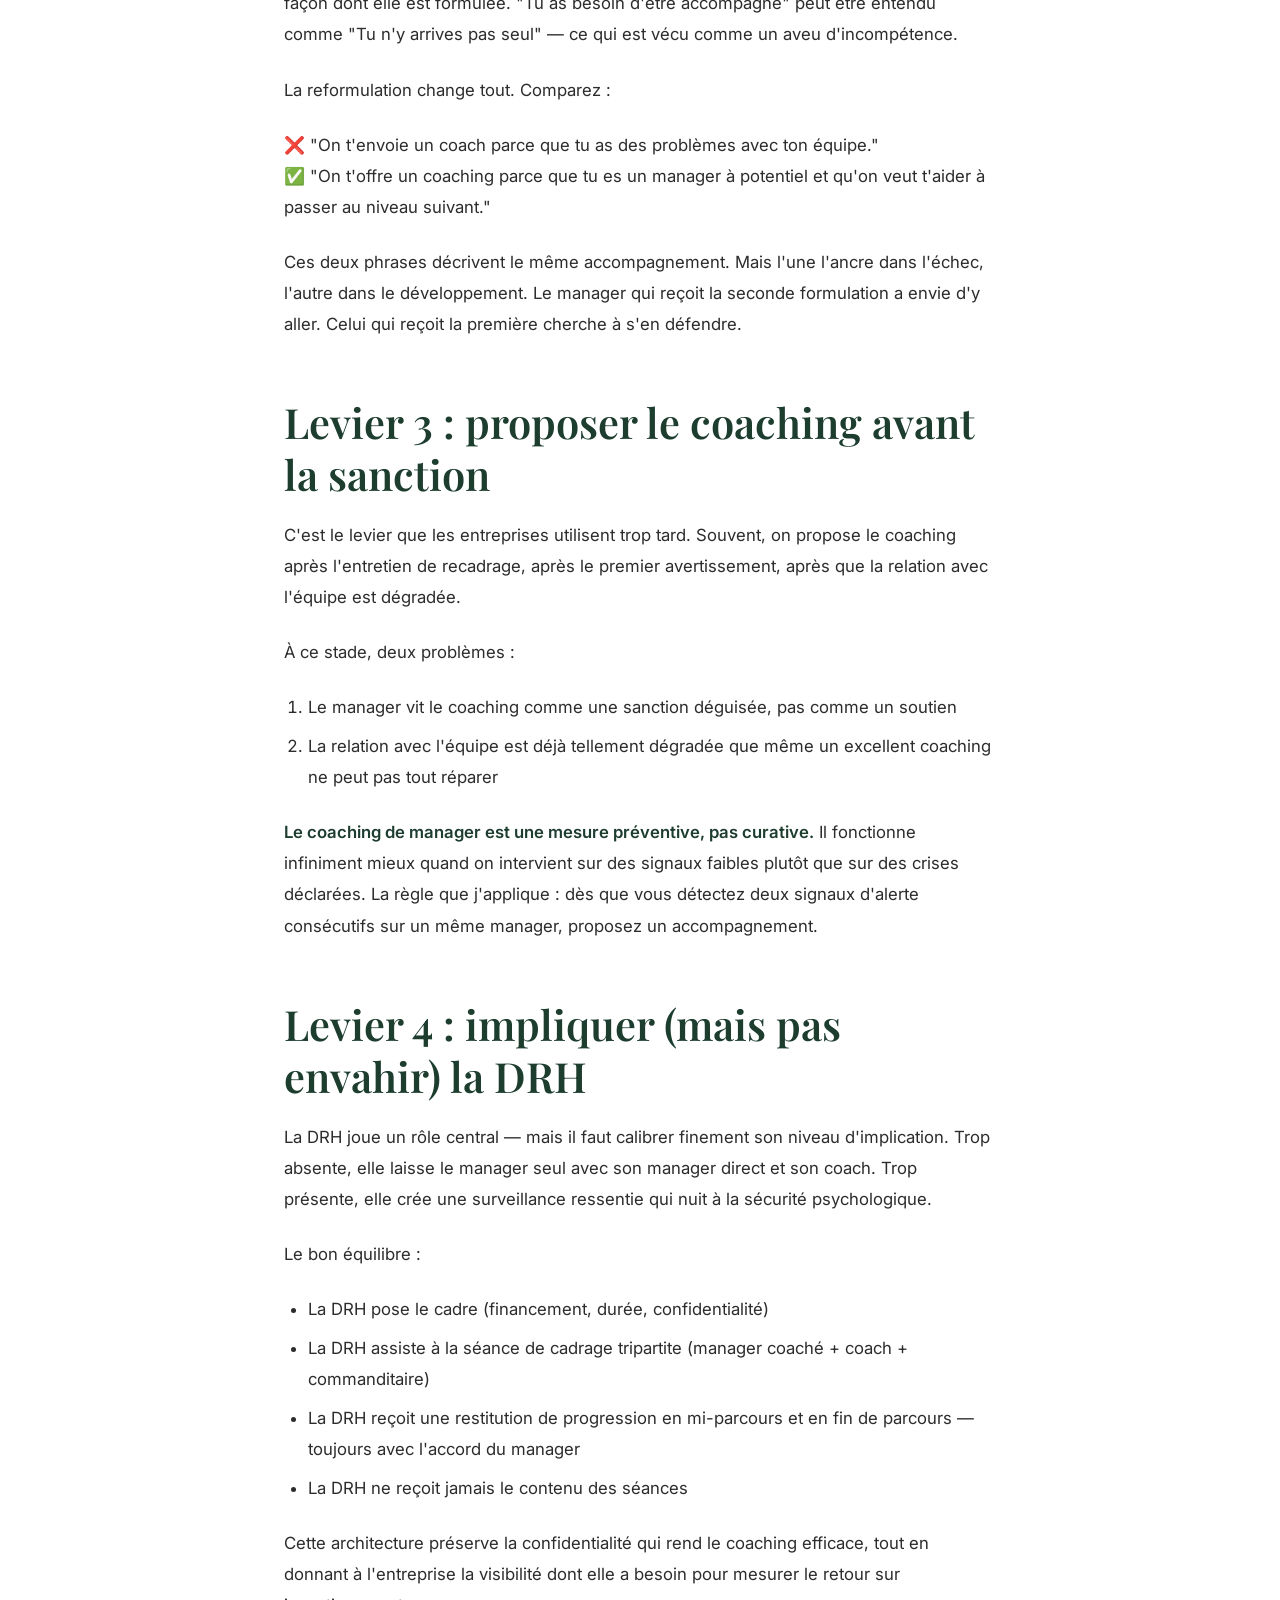
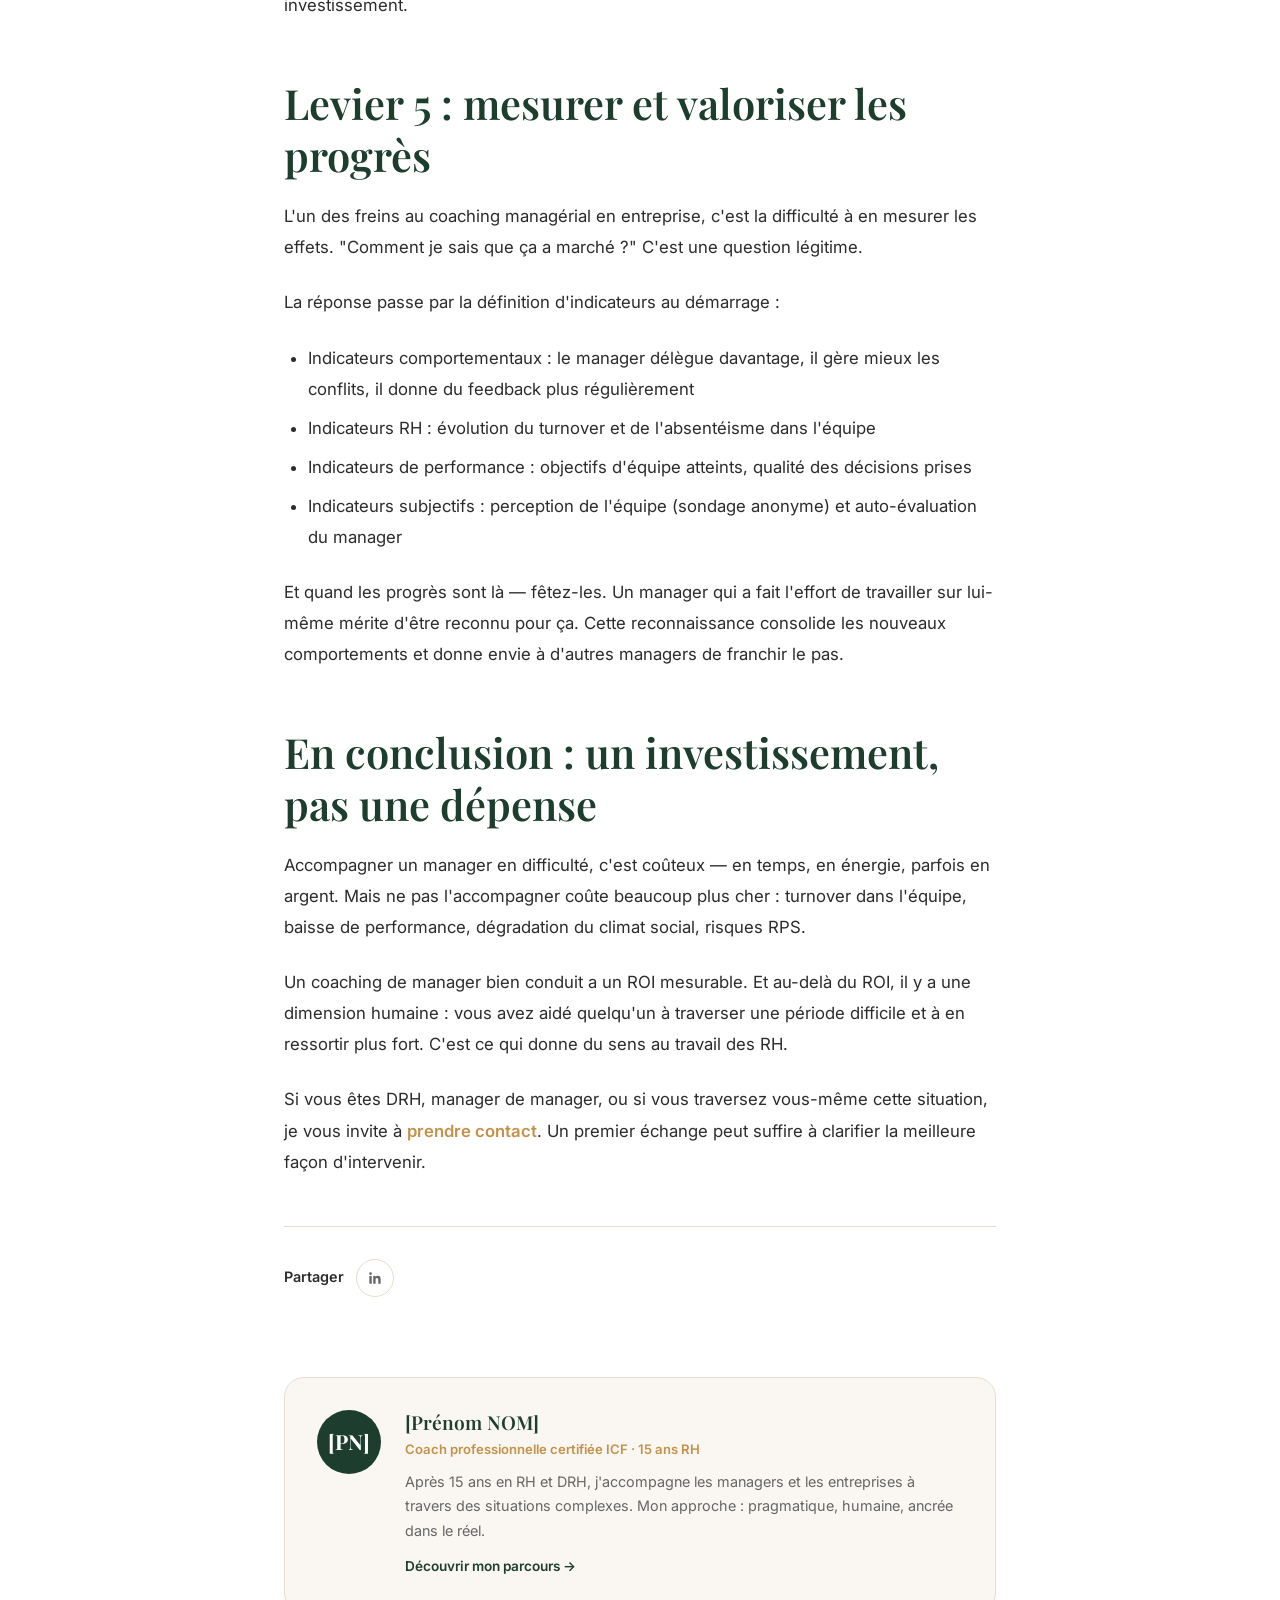
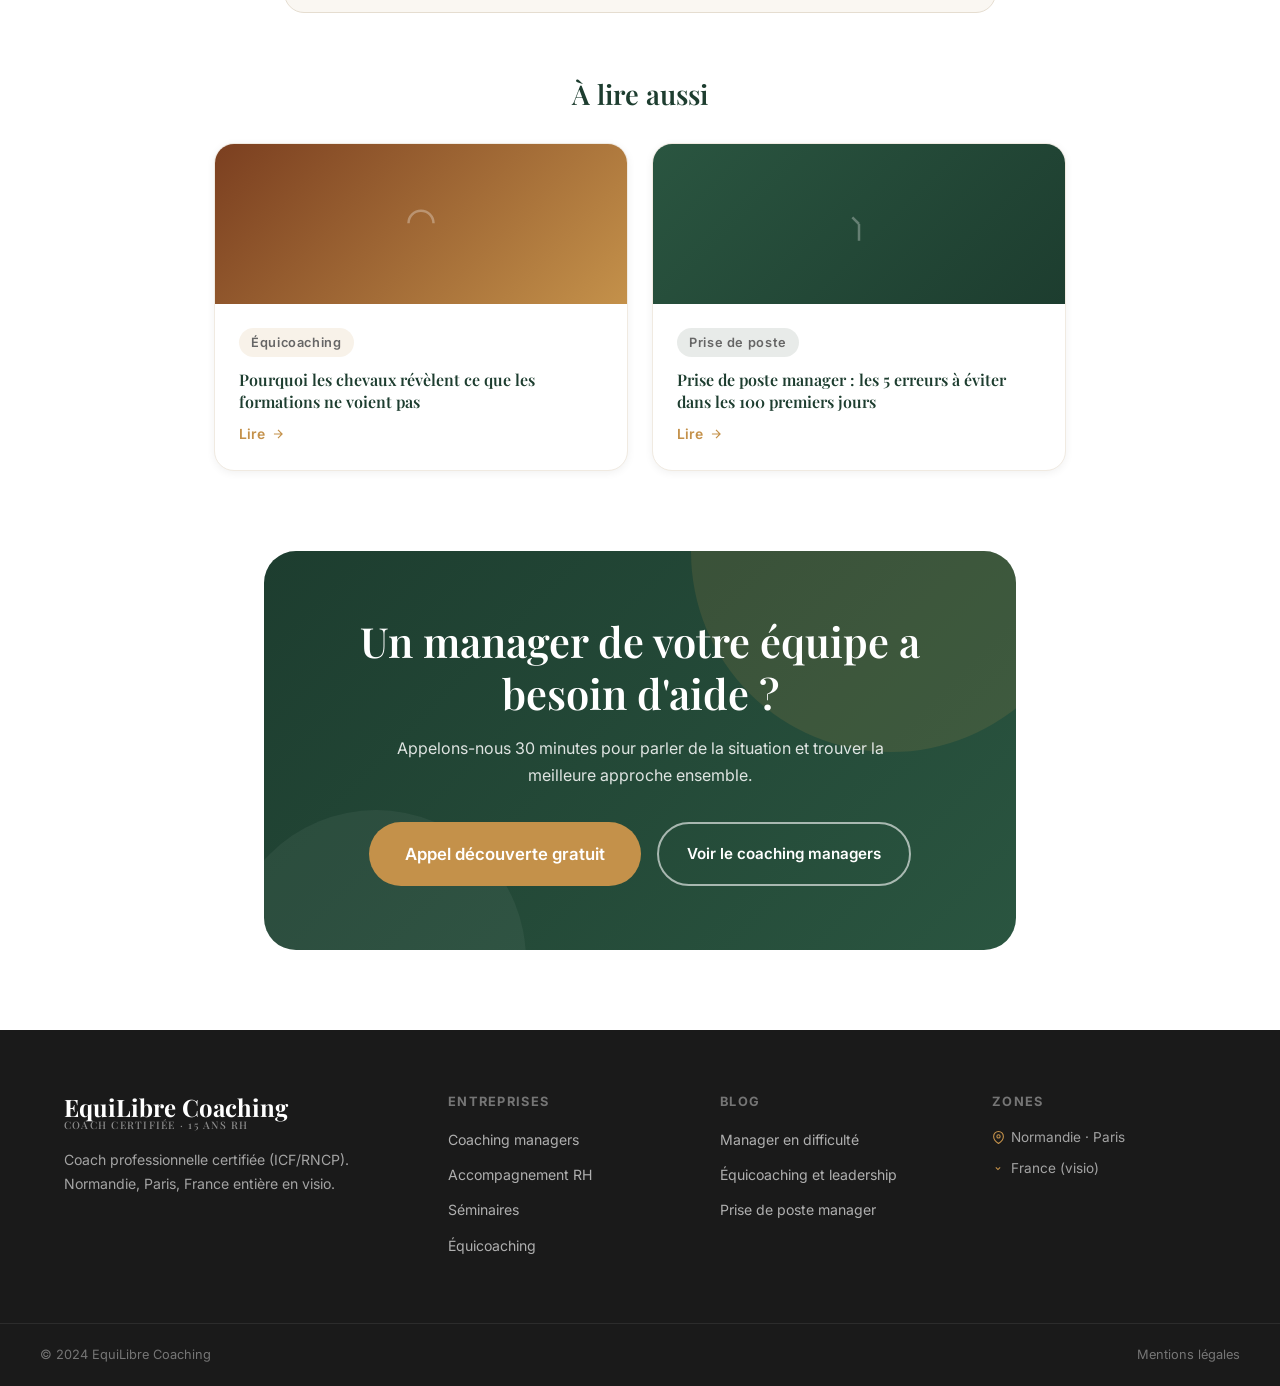
<file: blog-article-1.html>
<!DOCTYPE html>
<html lang="fr">
<head>
  <meta charset="UTF-8" />
  <meta name="viewport" content="width=device-width, initial-scale=1.0" />
  <title>Accompagner un Manager en Difficulté sans le Mettre en Échec | Blog EquiLibre</title>
  <meta name="description" content="Les 5 leviers RH pour soutenir un manager en crise de légitimité. Comment intervenir efficacement sans stigmatiser ni perdre un talent managérial précieux." />
  <meta name="keywords" content="manager en difficulté, accompagner manager, soutien managérial, manager en crise, coaching manager, DRH accompagnement manager" />
  <link rel="canonical" href="https://www.equilibre-coaching.fr/blog-article-1.html" />
  <link rel="preconnect" href="https://fonts.googleapis.com" />
  <link rel="preconnect" href="https://fonts.gstatic.com" crossorigin />
  <link rel="stylesheet" href="css/style.css" />
  <link rel="stylesheet" href="css/mobile.css" />
  <style>.reading-progress{position:fixed;top:0;left:0;height:3px;background:#C4914A;width:0%;z-index:2000;transition:width .1s linear;}</style>
  <script type="application/ld+json">
  {
    "@context": "https://schema.org",
    "@type": "Article",
    "headline": "Accompagner un manager en difficulté sans le mettre en échec",
    "author": {"@type": "Person", "name": "[Prénom NOM]"},
    "publisher": {"@type": "Organization", "name": "EquiLibre Coaching"},
    "datePublished": "2024-07-15",
    "description": "Les 5 leviers pour soutenir un manager en crise — sans le stigmatiser ni le perdre.",
    "articleSection": "Management"
  }
  </script>
</head>
<body>
  <div class="reading-progress"></div>

  <nav class="navbar">
    <div class="navbar-inner">
      <a href="index.html" class="nav-logo"><span class="nav-logo-main">EquiLibre Coaching</span><span class="nav-logo-sub">Coach certifiée · 15 ans RH</span></a>
      <ul class="nav-menu">
        <li class="nav-item"><a href="index.html" class="nav-link">Accueil</a></li>
        <li class="nav-item">
          <a href="#" class="nav-link">Entreprises <svg viewBox="0 0 24 24" fill="none" stroke="currentColor" stroke-width="2.5" style="width:12px;height:12px;"><path d="M6 9l6 6 6-6"/></svg></a>
          <ul class="dropdown">
            <li><a href="coaching-managers.html" class="dropdown-link"><svg viewBox="0 0 24 24" fill="none" stroke="currentColor" stroke-width="2" style="width:16px;height:16px;color:#C4914A;"><path d="M17 21v-2a4 4 0 00-4-4H5a4 4 0 00-4 4v2"/><circle cx="9" cy="7" r="4"/></svg>Coaching managers</a></li>
            <li><a href="coaching-entreprises.html" class="dropdown-link"><svg viewBox="0 0 24 24" fill="none" stroke="currentColor" stroke-width="2" style="width:16px;height:16px;color:#C4914A;"><rect x="2" y="7" width="20" height="14" rx="2"/><path d="M16 7V5a2 2 0 00-2-2h-4a2 2 0 00-2 2v2"/></svg>Coaching RH</a></li>
            <li><a href="seminaires.html" class="dropdown-link"><svg viewBox="0 0 24 24" fill="none" stroke="currentColor" stroke-width="2" style="width:16px;height:16px;color:#C4914A;"><path d="M17 21v-2a4 4 0 00-4-4H5a4 4 0 00-4 4v2"/><circle cx="9" cy="7" r="4"/><path d="M20 7l-4 4-2-2"/></svg>Séminaires</a></li>
          </ul>
        </li>
        <li class="nav-item">
          <a href="#" class="nav-link">Particuliers <svg viewBox="0 0 24 24" fill="none" stroke="currentColor" stroke-width="2.5" style="width:12px;height:12px;"><path d="M6 9l6 6 6-6"/></svg></a>
          <ul class="dropdown"><li><a href="coaching-individuel.html" class="dropdown-link"><svg viewBox="0 0 24 24" fill="none" stroke="currentColor" stroke-width="2" style="width:16px;height:16px;color:#C4914A;"><path d="M20 21v-2a4 4 0 00-4-4H8a4 4 0 00-4 4v2"/><circle cx="12" cy="7" r="4"/></svg>Coaching individuel</a></li></ul>
        </li>
        <li class="nav-item"><a href="equicoaching.html" class="nav-link">Équicoaching</a></li>
        <li class="nav-item"><a href="blog.html" class="nav-link">Blog</a></li>
        <li class="nav-item"><a href="a-propos.html" class="nav-link">À propos</a></li>
      </ul>
      <a href="contact.html" class="btn btn-primary btn-sm nav-cta">Prendre RDV</a>
      <button class="hamburger" aria-label="Menu"><span></span><span></span><span></span></button>
    </div>
  </nav>
  <nav class="mobile-nav">
    <a href="index.html" class="mobile-nav-link">Accueil</a>
    <span class="mobile-nav-label">Entreprises</span>
    <div class="mobile-nav-sub">
      <a href="coaching-managers.html" class="mobile-nav-link">Coaching managers</a>
      <a href="coaching-entreprises.html" class="mobile-nav-link">Coaching RH</a>
      <a href="seminaires.html" class="mobile-nav-link">Séminaires</a>
    </div>
    <a href="coaching-individuel.html" class="mobile-nav-link">Coaching individuel</a>
    <a href="equicoaching.html" class="mobile-nav-link">Équicoaching</a>
    <a href="blog.html" class="mobile-nav-link">Blog</a>
    <a href="a-propos.html" class="mobile-nav-link">À propos</a>
    <a href="contact.html" class="btn btn-primary mobile-nav-cta">Prendre RDV</a>
  </nav>

  <main>
    <section style="background:linear-gradient(135deg,#132B20,#1D3D2F);padding:160px 24px 80px;color:#fff;">
      <div class="container" style="max-width:800px;">
        <div class="breadcrumb"><a href="index.html" style="color:rgba(255,255,255,0.6);">Accueil</a><span style="color:rgba(255,255,255,0.3);margin:0 8px;">/</span><a href="blog.html" style="color:rgba(255,255,255,0.6);">Blog</a><span style="color:rgba(255,255,255,0.3);margin:0 8px;">/</span><span style="color:rgba(255,255,255,0.5);">Manager en difficulté</span></div>
        <div style="display:flex;gap:12px;margin:20px 0;"><span class="tag tag-green">Management</span><span class="tag tag-green">RH</span></div>
        <h1 style="color:#fff;margin-bottom:24px;">Comment accompagner un manager en difficulté sans le mettre en échec</h1>
        <div class="article-meta" style="border-bottom:1px solid rgba(255,255,255,0.15);padding-bottom:24px;">
          <span style="color:rgba(255,255,255,0.65);font-size:0.85rem;display:flex;align-items:center;gap:6px;"><svg style="width:15px;height:15px;" viewBox="0 0 24 24" fill="none" stroke="currentColor" stroke-width="2"><rect x="3" y="4" width="18" height="18" rx="2"/><path d="M16 2v4M8 2v4M3 10h18"/></svg>15 juillet 2024</span>
          <span style="color:rgba(255,255,255,0.65);font-size:0.85rem;display:flex;align-items:center;gap:6px;"><svg style="width:15px;height:15px;" viewBox="0 0 24 24" fill="none" stroke="currentColor" stroke-width="2"><circle cx="12" cy="12" r="10"/><path d="M12 6v6l4 2"/></svg>8 min de lecture</span>
          <span style="color:rgba(255,255,255,0.65);font-size:0.85rem;display:flex;align-items:center;gap:6px;"><svg style="width:15px;height:15px;" viewBox="0 0 24 24" fill="none" stroke="currentColor" stroke-width="2"><path d="M20 21v-2a4 4 0 00-4-4H8a4 4 0 00-4 4v2"/><circle cx="12" cy="7" r="4"/></svg>Par [Prénom NOM], Coach certifiée ICF</span>
        </div>
      </div>
    </section>

    <section style="padding:64px 24px 80px;background:#fff;">
      <div class="container article-content">

        <p style="font-size:1.1rem;font-weight:500;color:#2C2C2C;line-height:1.85;border-left:4px solid #C4914A;padding-left:20px;margin-bottom:40px;">Un manager en difficulté, c'est souvent le sujet dont tout le monde parle — sauf à lui. La direction le voit. L'équipe le ressent. La DRH a des remontées. Et lui ? Il continue à tenir, souvent en silence, de plus en plus seul. Comment briser ce cercle sans déclencher une crise de légitimité irréversible ?</p>

        <p>En 15 ans de ressources humaines, j'ai accompagné des dizaines de situations de ce type. Certaines ont bien fini : le manager s'est transformé, l'équipe a suivi, l'entreprise a conservé un talent. D'autres ont mal tourné — non pas parce que le manager était incompétent, mais parce que personne n'avait su intervenir de la bonne façon, au bon moment.</p>

        <p>Voici ce que j'ai appris.</p>

        <h2>Pourquoi les managers en difficulté restent silencieux</h2>

        <p>Avant d'intervenir, il faut comprendre pourquoi le problème dure. Dans la très grande majorité des cas, le manager en difficulté <strong>sait qu'il est en difficulté</strong>. Ce n'est pas un problème de lucidité — c'est un problème de sécurité psychologique.</p>

        <p>Admettre qu'on a du mal, c'est risquer d'être vu comme incompétent. Dans une culture managériale où le manager est censé avoir les réponses, montrer ses doutes peut être perçu comme une faiblesse. Alors on fait face. On surtravaille. On surchauffe. Et progressivement, la situation empire.</p>

        <p>Ce qu'il faut comprendre : <strong>demander de l'aide n'est pas naturel</strong> pour la plupart des managers. C'est une compétence — et elle s'acquiert, notamment grâce à un environnement qui rend cette demande possible et sûre.</p>

        <h2>Les 5 signes que votre manager a besoin d'aide</h2>

        <p>Attention aux signaux faibles. Un manager en difficulté ne vient pas vous voir en pleurant dans votre bureau. Il se manifeste autrement :</p>

        <ul>
          <li><strong>Augmentation de son temps de travail</strong> — il compense par l'effort ce qu'il n'arrive plus à résoudre par la compétence relationnelle</li>
          <li><strong>Micro-management croissant</strong> — il contrôle tout parce qu'il ne fait plus confiance ni à son équipe, ni à lui-même</li>
          <li><strong>Évitement des conflits</strong> — il laisse passer des situations qu'il aurait recadrées avant, par peur des réactions</li>
          <li><strong>Turnover ou absentéisme dans son équipe</strong> — souvent le premier indicateur RH observable</li>
          <li><strong>Isolement progressif</strong> — il n'assiste plus aux réunions informelles, il mange seul, il répond laconiquement aux emails</li>
        </ul>

        <p>Quand trois de ces signaux sont présents en même temps, il est temps d'agir. Pas dans 6 mois.</p>

        <h2>Levier 1 : créer un espace de parole confidentiel</h2>

        <p>La première intervention est souvent la plus simple — et la plus négligée. Avant d'envoyer un coach, avant de lancer une évaluation 360°, avant de réorganiser l'équipe : <strong>parlez-lui, en tête-à-tête, sans agenda</strong>.</p>

        <p>Pas un entretien d'évaluation. Pas une réunion de recadrage. Une conversation humaine : "Je voulais prendre un temps avec toi pour avoir ton ressenti sur comment ça se passe en ce moment."</p>

        <blockquote>La qualité de l'écoute lors de cette première conversation déterminera si le manager osera parler — ou non. Si vous écoutez pour répondre, il le sentira et se fermera. Si vous écoutez pour comprendre, il commencera à s'ouvrir.</blockquote>

        <p>Cette conversation n'est pas une thérapie. C'est un signal d'ouverture. Ce que vous dites à la fin compte moins que la façon dont vous avez écouté.</p>

        <h2>Levier 2 : reformuler la demande d'aide comme un signe de force</h2>

        <p>Une des raisons pour lesquelles les managers refusent l'aide qu'on leur propose, c'est la façon dont elle est formulée. "Tu as besoin d'être accompagné" peut être entendu comme "Tu n'y arrives pas seul" — ce qui est vécu comme un aveu d'incompétence.</p>

        <p>La reformulation change tout. Comparez :</p>

        <p>❌ "On t'envoie un coach parce que tu as des problèmes avec ton équipe."<br>
        ✅ "On t'offre un coaching parce que tu es un manager à potentiel et qu'on veut t'aider à passer au niveau suivant."</p>

        <p>Ces deux phrases décrivent le même accompagnement. Mais l'une l'ancre dans l'échec, l'autre dans le développement. Le manager qui reçoit la seconde formulation a envie d'y aller. Celui qui reçoit la première cherche à s'en défendre.</p>

        <h2>Levier 3 : proposer le coaching avant la sanction</h2>

        <p>C'est le levier que les entreprises utilisent trop tard. Souvent, on propose le coaching après l'entretien de recadrage, après le premier avertissement, après que la relation avec l'équipe est dégradée.</p>

        <p>À ce stade, deux problèmes :</p>
        <ol>
          <li>Le manager vit le coaching comme une sanction déguisée, pas comme un soutien</li>
          <li>La relation avec l'équipe est déjà tellement dégradée que même un excellent coaching ne peut pas tout réparer</li>
        </ol>

        <p><strong>Le coaching de manager est une mesure préventive, pas curative.</strong> Il fonctionne infiniment mieux quand on intervient sur des signaux faibles plutôt que sur des crises déclarées. La règle que j'applique : dès que vous détectez deux signaux d'alerte consécutifs sur un même manager, proposez un accompagnement.</p>

        <h2>Levier 4 : impliquer (mais pas envahir) la DRH</h2>

        <p>La DRH joue un rôle central — mais il faut calibrer finement son niveau d'implication. Trop absente, elle laisse le manager seul avec son manager direct et son coach. Trop présente, elle crée une surveillance ressentie qui nuit à la sécurité psychologique.</p>

        <p>Le bon équilibre :</p>
        <ul>
          <li>La DRH pose le cadre (financement, durée, confidentialité)</li>
          <li>La DRH assiste à la séance de cadrage tripartite (manager coaché + coach + commanditaire)</li>
          <li>La DRH reçoit une restitution de progression en mi-parcours et en fin de parcours — toujours avec l'accord du manager</li>
          <li>La DRH ne reçoit jamais le contenu des séances</li>
        </ul>

        <p>Cette architecture préserve la confidentialité qui rend le coaching efficace, tout en donnant à l'entreprise la visibilité dont elle a besoin pour mesurer le retour sur investissement.</p>

        <h2>Levier 5 : mesurer et valoriser les progrès</h2>

        <p>L'un des freins au coaching managérial en entreprise, c'est la difficulté à en mesurer les effets. "Comment je sais que ça a marché ?" C'est une question légitime.</p>

        <p>La réponse passe par la définition d'indicateurs au démarrage :</p>
        <ul>
          <li>Indicateurs comportementaux : le manager délègue davantage, il gère mieux les conflits, il donne du feedback plus régulièrement</li>
          <li>Indicateurs RH : évolution du turnover et de l'absentéisme dans l'équipe</li>
          <li>Indicateurs de performance : objectifs d'équipe atteints, qualité des décisions prises</li>
          <li>Indicateurs subjectifs : perception de l'équipe (sondage anonyme) et auto-évaluation du manager</li>
        </ul>

        <p>Et quand les progrès sont là — fêtez-les. Un manager qui a fait l'effort de travailler sur lui-même mérite d'être reconnu pour ça. Cette reconnaissance consolide les nouveaux comportements et donne envie à d'autres managers de franchir le pas.</p>

        <h2>En conclusion : un investissement, pas une dépense</h2>

        <p>Accompagner un manager en difficulté, c'est coûteux — en temps, en énergie, parfois en argent. Mais ne pas l'accompagner coûte beaucoup plus cher : turnover dans l'équipe, baisse de performance, dégradation du climat social, risques RPS.</p>

        <p>Un coaching de manager bien conduit a un ROI mesurable. Et au-delà du ROI, il y a une dimension humaine : vous avez aidé quelqu'un à traverser une période difficile et à en ressortir plus fort. C'est ce qui donne du sens au travail des RH.</p>

        <p>Si vous êtes DRH, manager de manager, ou si vous traversez vous-même cette situation, je vous invite à <a href="contact.html" style="color:#C4914A;font-weight:600;">prendre contact</a>. Un premier échange peut suffire à clarifier la meilleure façon d'intervenir.</p>

        <div class="article-share">
          <span>Partager</span>
          <a href="#" class="share-btn" aria-label="LinkedIn"><svg viewBox="0 0 24 24" fill="currentColor" style="width:16px;height:16px;"><path d="M20.447 20.452h-3.554v-5.569c0-1.328-.027-3.037-1.852-3.037-1.853 0-2.136 1.445-2.136 2.939v5.667H9.351V9h3.414v1.561h.046c.477-.9 1.637-1.85 3.37-1.85 3.601 0 4.267 2.37 4.267 5.455v6.286zM5.337 7.433a2.062 2.062 0 01-2.063-2.065 2.064 2.064 0 112.063 2.065zm1.782 13.019H3.555V9h3.564v11.452z"/></svg></a>
        </div>
      </div>
    </section>

    <!-- AUTEUR -->
    <section style="padding:0 24px 64px;">
      <div class="container" style="max-width:760px;">
        <div style="display:flex;gap:24px;align-items:flex-start;padding:32px;background:#FAF7F2;border-radius:20px;border:1px solid #E5DDD0;">
          <div style="width:64px;height:64px;border-radius:50%;background:#1D3D2F;display:flex;align-items:center;justify-content:center;font-family:'Playfair Display',serif;font-weight:700;color:#fff;font-size:1.3rem;flex-shrink:0;">[PN]</div>
          <div>
            <h4 style="margin-bottom:4px;">[Prénom NOM]</h4>
            <p style="font-size:0.82rem;color:#C4914A;font-weight:600;margin-bottom:10px;">Coach professionnelle certifiée ICF · 15 ans RH</p>
            <p style="font-size:0.9rem;color:#666;margin:0;">Après 15 ans en RH et DRH, j'accompagne les managers et les entreprises à travers des situations complexes. Mon approche : pragmatique, humaine, ancrée dans le réel.</p>
            <a href="a-propos.html" style="font-size:0.85rem;font-weight:600;color:#1D3D2F;display:inline-block;margin-top:12px;">Découvrir mon parcours →</a>
          </div>
        </div>
      </div>
    </section>

    <!-- ARTICLES SUGGÉRÉS -->
    <section style="padding:0 24px 80px;">
      <div class="container" style="max-width:900px;">
        <h3 style="margin-bottom:32px;text-align:center;">À lire aussi</h3>
        <div class="grid-2" style="gap:24px;">
          <article class="blog-card">
            <div class="blog-card-image" style="height:160px;background:linear-gradient(135deg,#7B3F20,#C4914A);"><svg style="width:40px;height:40px;color:rgba(255,255,255,0.3);" viewBox="0 0 24 24" fill="none" stroke="currentColor" stroke-width="1.5"><path d="M4.5 11.5C4.5 7.36 7.86 4 12 4s7.5 3.36 7.5 7.5"/></svg></div>
            <div class="blog-card-body">
              <div class="blog-card-meta"><span class="tag tag-gold">Équicoaching</span></div>
              <h3 style="font-size:1rem;"><a href="blog-article-2.html">Pourquoi les chevaux révèlent ce que les formations ne voient pas</a></h3>
              <a href="blog-article-2.html" class="blog-card-link">Lire <svg viewBox="0 0 24 24" fill="none" stroke="currentColor" stroke-width="2" style="width:14px;height:14px;"><path d="M5 12h14M12 5l7 7-7 7"/></svg></a>
            </div>
          </article>
          <article class="blog-card">
            <div class="blog-card-image" style="height:160px;background:linear-gradient(135deg,#2A5540,#1D3D2F);"><svg style="width:40px;height:40px;color:rgba(255,255,255,0.3);" viewBox="0 0 24 24" fill="none" stroke="currentColor" stroke-width="1.5"><path d="M12 22V12M12 12l-4-4"/></svg></div>
            <div class="blog-card-body">
              <div class="blog-card-meta"><span class="tag tag-green">Prise de poste</span></div>
              <h3 style="font-size:1rem;"><a href="blog-article-3.html">Prise de poste manager : les 5 erreurs à éviter dans les 100 premiers jours</a></h3>
              <a href="blog-article-3.html" class="blog-card-link">Lire <svg viewBox="0 0 24 24" fill="none" stroke="currentColor" stroke-width="2" style="width:14px;height:14px;"><path d="M5 12h14M12 5l7 7-7 7"/></svg></a>
            </div>
          </article>
        </div>
      </div>
    </section>

    <section style="padding:0 24px 80px;">
      <div class="container" style="max-width:800px;">
        <div class="cta-banner">
          <h2>Un manager de votre équipe a besoin d'aide ?</h2>
          <p>Appelons-nous 30 minutes pour parler de la situation et trouver la meilleure approche ensemble.</p>
          <div class="btn-group" style="justify-content:center;">
            <a href="contact.html" class="btn btn-primary btn-lg">Appel découverte gratuit</a>
            <a href="coaching-managers.html" class="btn btn-outline-white">Voir le coaching managers</a>
          </div>
        </div>
      </div>
    </section>
  </main>

  <footer>
    <div class="footer-main">
      <div class="footer-brand"><div class="nav-logo"><span class="nav-logo-main">EquiLibre Coaching</span><span class="nav-logo-sub">Coach certifiée · 15 ans RH</span></div><p>Coach professionnelle certifiée (ICF/RNCP). Normandie, Paris, France entière en visio.</p></div>
      <div class="footer-col"><h5>Entreprises</h5><ul class="footer-links"><li><a href="coaching-managers.html" class="footer-link">Coaching managers</a></li><li><a href="coaching-entreprises.html" class="footer-link">Accompagnement RH</a></li><li><a href="seminaires.html" class="footer-link">Séminaires</a></li><li><a href="equicoaching.html" class="footer-link">Équicoaching</a></li></ul></div>
      <div class="footer-col"><h5>Blog</h5><ul class="footer-links"><li><a href="blog-article-1.html" class="footer-link">Manager en difficulté</a></li><li><a href="blog-article-2.html" class="footer-link">Équicoaching et leadership</a></li><li><a href="blog-article-3.html" class="footer-link">Prise de poste manager</a></li></ul></div>
      <div class="footer-col"><h5>Zones</h5><div class="footer-zones"><div class="footer-zone"><svg viewBox="0 0 24 24" fill="none" stroke="currentColor" stroke-width="2" style="width:13px;height:13px;color:#C4914A;"><path d="M21 10c0 7-9 13-9 13s-9-6-9-13a9 9 0 0118 0z"/><circle cx="12" cy="10" r="3"/></svg>Normandie · Paris</div><div class="footer-zone"><svg viewBox="0 0 24 24" fill="none" stroke="currentColor" stroke-width="2" style="width:13px;height:13px;color:#C4914A;"><path d="M15 10l-4 4-4-4"/></svg>France (visio)</div></div></div>
    </div>
    <div class="footer-bottom"><div class="footer-bottom-inner"><p>© 2024 EquiLibre Coaching</p><div class="footer-legal"><a href="#">Mentions légales</a></div></div></div>
  </footer>
  <script src="js/main.js"></script>
</body>
</html>
</file>
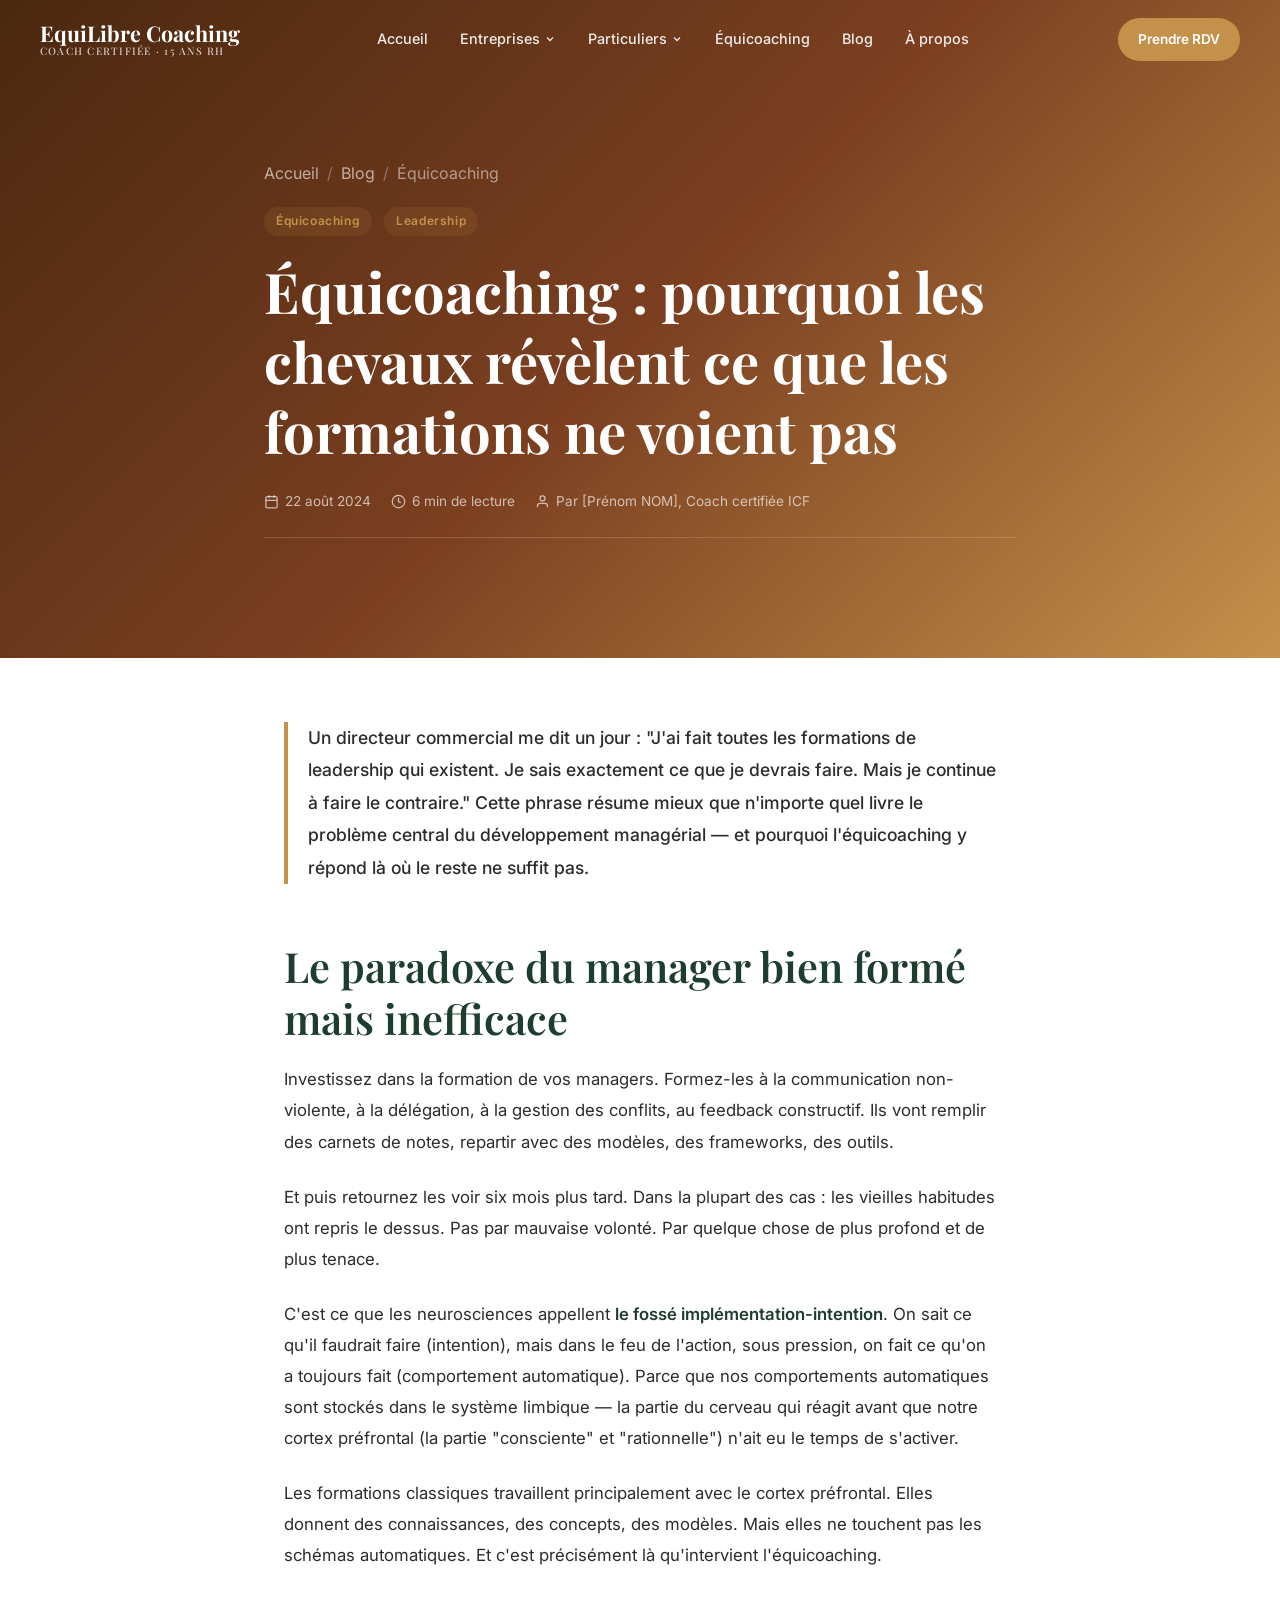
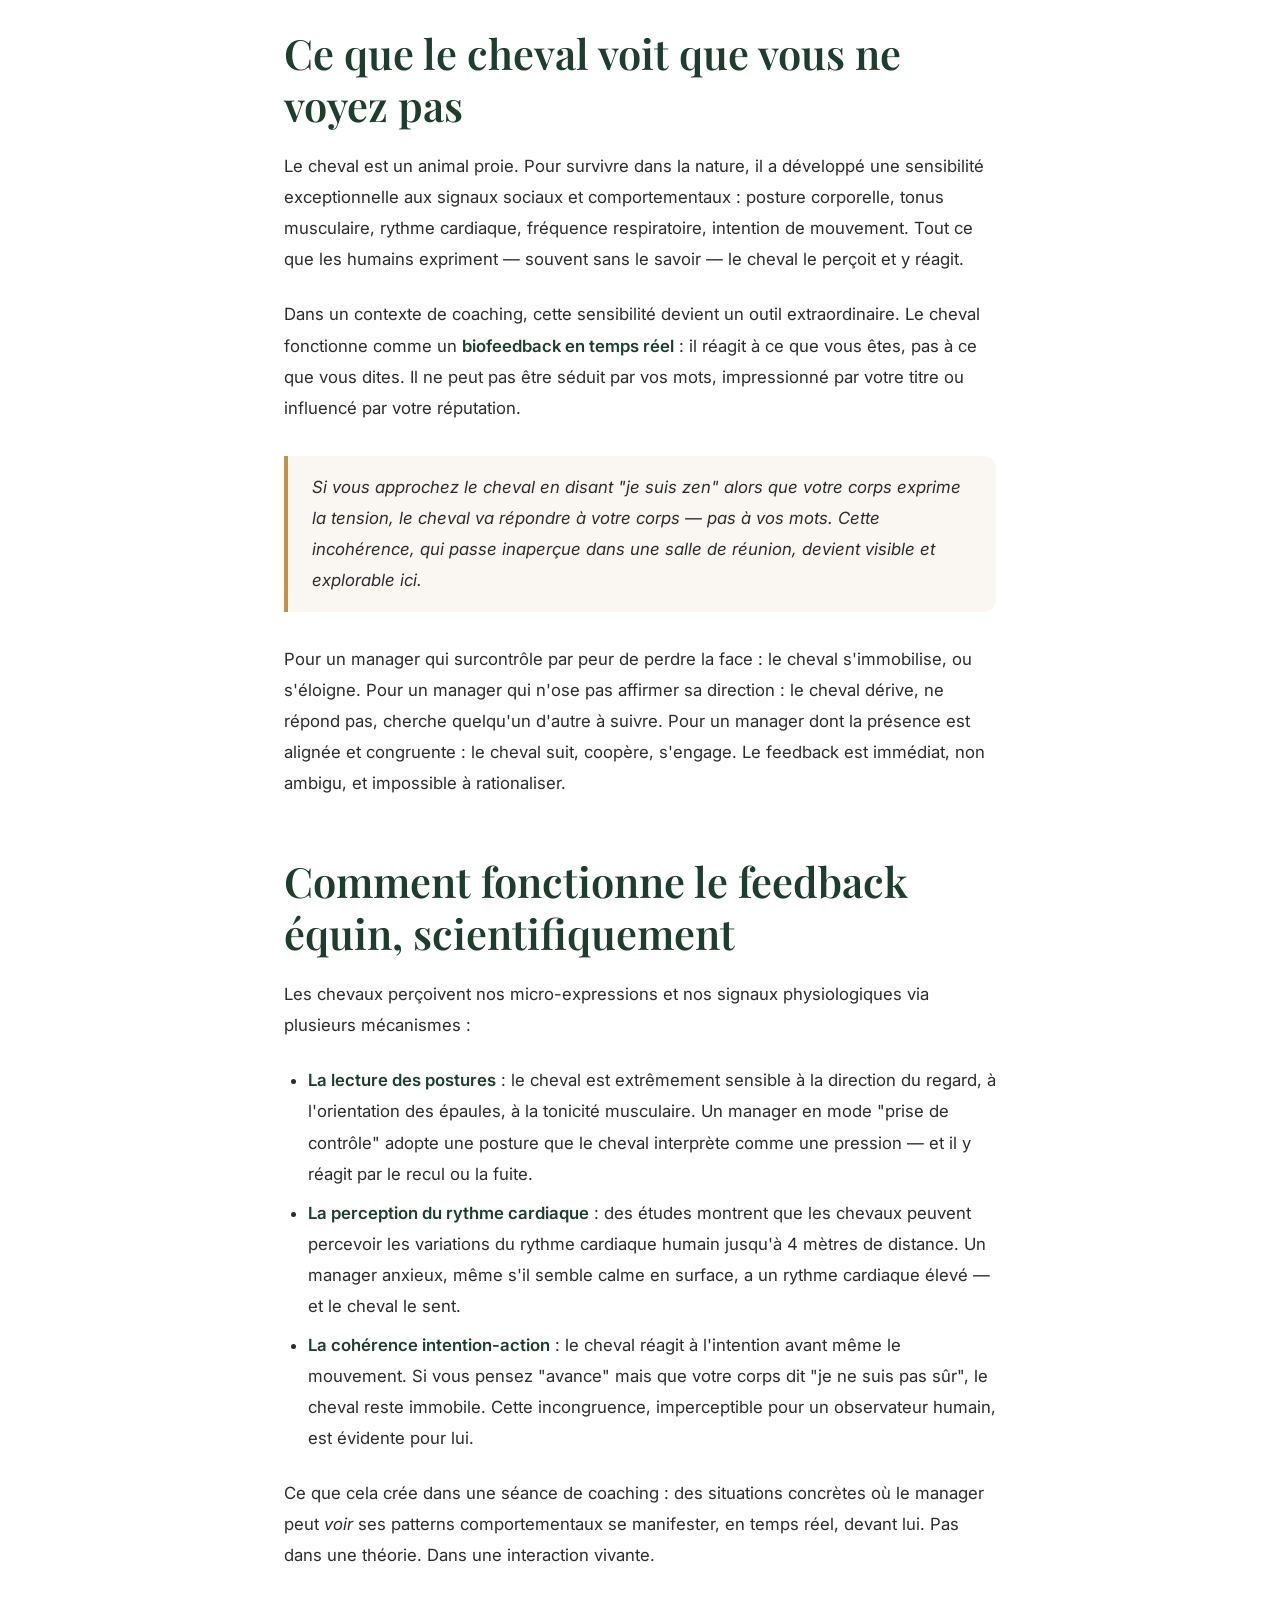
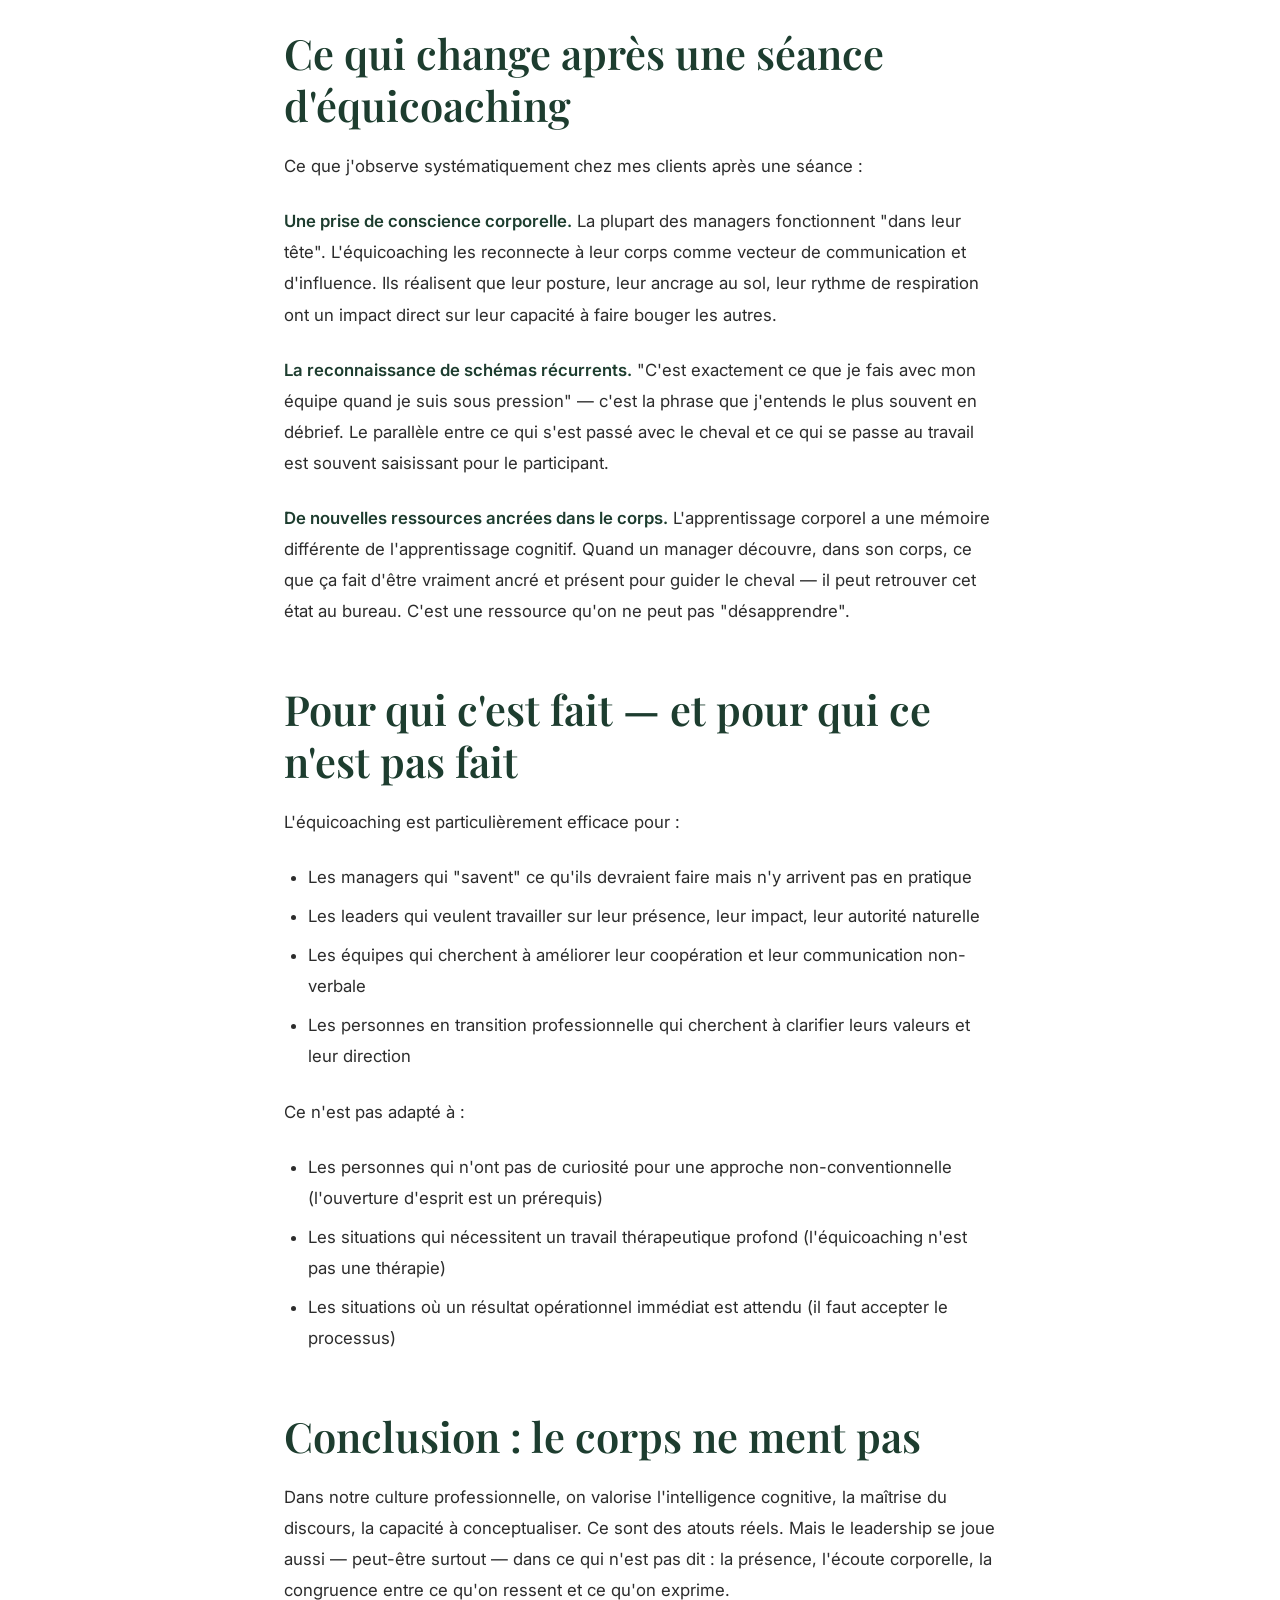
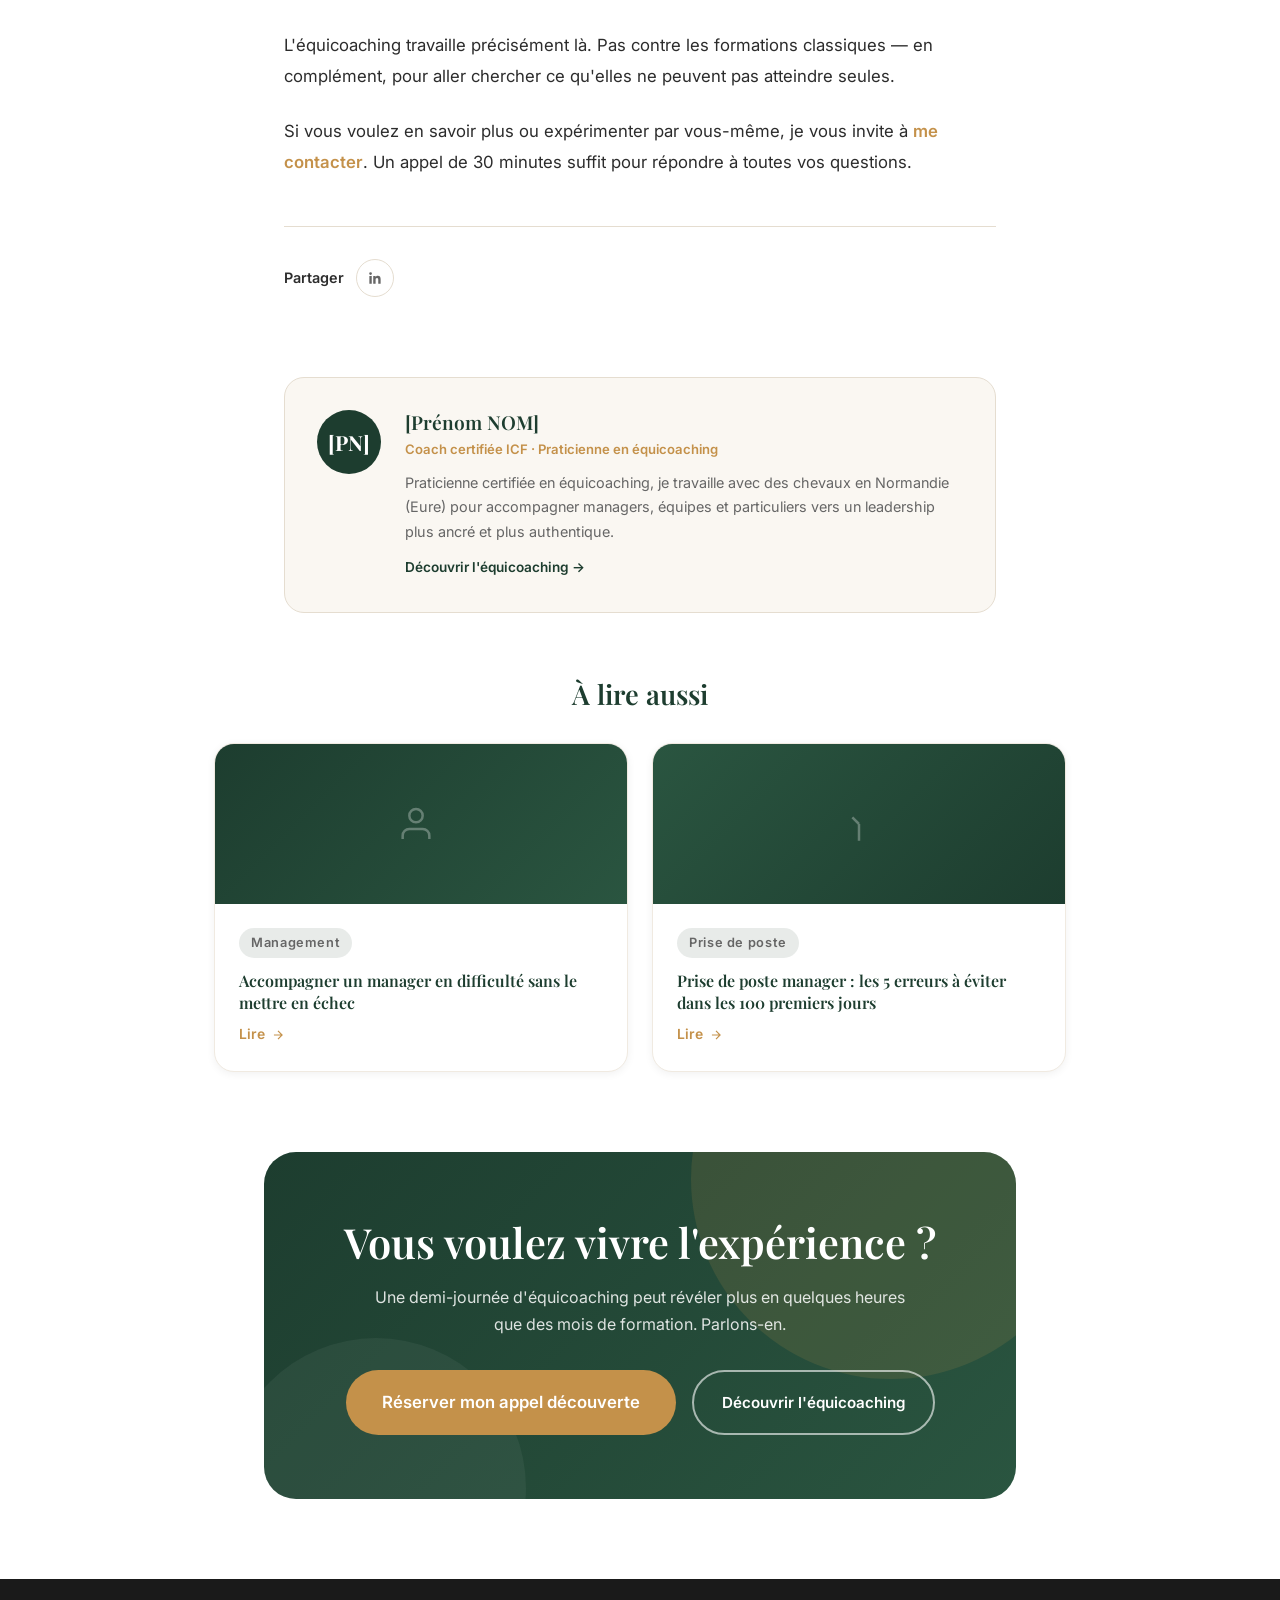
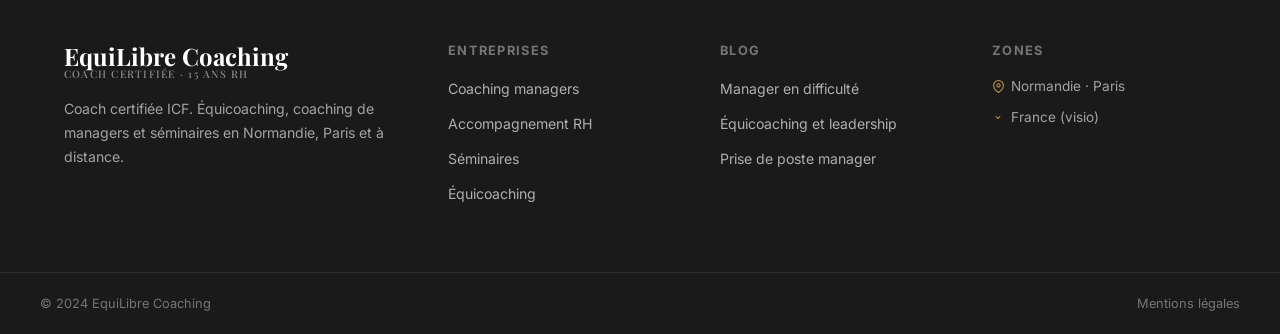
<file: blog-article-2.html>
<!DOCTYPE html>
<html lang="fr">
<head>
  <meta charset="UTF-8" />
  <meta name="viewport" content="width=device-width, initial-scale=1.0" />
  <title>Équicoaching : Pourquoi les Chevaux Révèlent ce que les Formations ne Voient Pas</title>
  <meta name="description" content="Ce que l'équicoaching apporte de fondamentalement différent dans le développement du leadership. Mécanismes, preuves scientifiques et résultats concrets." />
  <meta name="keywords" content="équicoaching leadership, coaching avec chevaux, feedback équin leadership, équicoaching efficacité, développement leadership cheval, équicoaching résultats" />
  <link rel="canonical" href="https://www.equilibre-coaching.fr/blog-article-2.html" />
  <link rel="preconnect" href="https://fonts.googleapis.com" />
  <link rel="preconnect" href="https://fonts.gstatic.com" crossorigin />
  <link rel="stylesheet" href="css/style.css" />
  <link rel="stylesheet" href="css/mobile.css" />
  <style>.reading-progress{position:fixed;top:0;left:0;height:3px;background:#C4914A;width:0%;z-index:2000;}</style>
  <script type="application/ld+json">
  {
    "@context": "https://schema.org",
    "@type": "Article",
    "headline": "Équicoaching : pourquoi les chevaux révèlent ce que les formations ne voient pas",
    "author": {"@type": "Person", "name": "[Prénom NOM]"},
    "publisher": {"@type": "Organization", "name": "EquiLibre Coaching"},
    "datePublished": "2024-08-22",
    "description": "Comment fonctionne le feedback équin et pourquoi l'équicoaching produit des résultats durables là où les formations s'essoufflent.",
    "articleSection": "Équicoaching"
  }
  </script>
</head>
<body>
  <div class="reading-progress"></div>

  <nav class="navbar">
    <div class="navbar-inner">
      <a href="index.html" class="nav-logo"><span class="nav-logo-main">EquiLibre Coaching</span><span class="nav-logo-sub">Coach certifiée · 15 ans RH</span></a>
      <ul class="nav-menu">
        <li class="nav-item"><a href="index.html" class="nav-link">Accueil</a></li>
        <li class="nav-item">
          <a href="#" class="nav-link">Entreprises <svg viewBox="0 0 24 24" fill="none" stroke="currentColor" stroke-width="2.5" style="width:12px;height:12px;"><path d="M6 9l6 6 6-6"/></svg></a>
          <ul class="dropdown">
            <li><a href="coaching-managers.html" class="dropdown-link"><svg viewBox="0 0 24 24" fill="none" stroke="currentColor" stroke-width="2" style="width:16px;height:16px;color:#C4914A;"><path d="M17 21v-2a4 4 0 00-4-4H5a4 4 0 00-4 4v2"/><circle cx="9" cy="7" r="4"/></svg>Coaching managers</a></li>
            <li><a href="coaching-entreprises.html" class="dropdown-link"><svg viewBox="0 0 24 24" fill="none" stroke="currentColor" stroke-width="2" style="width:16px;height:16px;color:#C4914A;"><rect x="2" y="7" width="20" height="14" rx="2"/></svg>Coaching RH</a></li>
            <li><a href="seminaires.html" class="dropdown-link"><svg viewBox="0 0 24 24" fill="none" stroke="currentColor" stroke-width="2" style="width:16px;height:16px;color:#C4914A;"><path d="M17 21v-2a4 4 0 00-4-4H5a4 4 0 00-4 4v2"/><circle cx="9" cy="7" r="4"/></svg>Séminaires</a></li>
          </ul>
        </li>
        <li class="nav-item">
          <a href="#" class="nav-link">Particuliers <svg viewBox="0 0 24 24" fill="none" stroke="currentColor" stroke-width="2.5" style="width:12px;height:12px;"><path d="M6 9l6 6 6-6"/></svg></a>
          <ul class="dropdown"><li><a href="coaching-individuel.html" class="dropdown-link"><svg viewBox="0 0 24 24" fill="none" stroke="currentColor" stroke-width="2" style="width:16px;height:16px;color:#C4914A;"><path d="M20 21v-2a4 4 0 00-4-4H8a4 4 0 00-4 4v2"/><circle cx="12" cy="7" r="4"/></svg>Coaching individuel</a></li></ul>
        </li>
        <li class="nav-item"><a href="equicoaching.html" class="nav-link">Équicoaching</a></li>
        <li class="nav-item"><a href="blog.html" class="nav-link">Blog</a></li>
        <li class="nav-item"><a href="a-propos.html" class="nav-link">À propos</a></li>
      </ul>
      <a href="contact.html" class="btn btn-primary btn-sm nav-cta">Prendre RDV</a>
      <button class="hamburger" aria-label="Menu"><span></span><span></span><span></span></button>
    </div>
  </nav>
  <nav class="mobile-nav">
    <a href="index.html" class="mobile-nav-link">Accueil</a>
    <span class="mobile-nav-label">Entreprises</span>
    <div class="mobile-nav-sub">
      <a href="coaching-managers.html" class="mobile-nav-link">Coaching managers</a>
      <a href="coaching-entreprises.html" class="mobile-nav-link">Coaching RH</a>
      <a href="seminaires.html" class="mobile-nav-link">Séminaires</a>
    </div>
    <a href="coaching-individuel.html" class="mobile-nav-link">Coaching individuel</a>
    <a href="equicoaching.html" class="mobile-nav-link">Équicoaching</a>
    <a href="blog.html" class="mobile-nav-link">Blog</a>
    <a href="a-propos.html" class="mobile-nav-link">À propos</a>
    <a href="contact.html" class="btn btn-primary mobile-nav-cta">Prendre RDV</a>
  </nav>

  <main>
    <section style="background:linear-gradient(135deg,#4A2810,#7B3F20,#C4914A);padding:160px 24px 80px;color:#fff;">
      <div class="container" style="max-width:800px;">
        <div class="breadcrumb"><a href="index.html" style="color:rgba(255,255,255,0.6);">Accueil</a><span style="color:rgba(255,255,255,0.3);margin:0 8px;">/</span><a href="blog.html" style="color:rgba(255,255,255,0.6);">Blog</a><span style="color:rgba(255,255,255,0.3);margin:0 8px;">/</span><span style="color:rgba(255,255,255,0.5);">Équicoaching</span></div>
        <div style="display:flex;gap:12px;margin:20px 0;"><span class="tag tag-gold">Équicoaching</span><span class="tag tag-gold">Leadership</span></div>
        <h1 style="color:#fff;margin-bottom:24px;">Équicoaching : pourquoi les chevaux révèlent ce que les formations ne voient pas</h1>
        <div class="article-meta" style="border-bottom:1px solid rgba(255,255,255,0.15);padding-bottom:24px;">
          <span style="color:rgba(255,255,255,0.65);font-size:0.85rem;display:flex;align-items:center;gap:6px;"><svg style="width:15px;height:15px;" viewBox="0 0 24 24" fill="none" stroke="currentColor" stroke-width="2"><rect x="3" y="4" width="18" height="18" rx="2"/><path d="M16 2v4M8 2v4M3 10h18"/></svg>22 août 2024</span>
          <span style="color:rgba(255,255,255,0.65);font-size:0.85rem;display:flex;align-items:center;gap:6px;"><svg style="width:15px;height:15px;" viewBox="0 0 24 24" fill="none" stroke="currentColor" stroke-width="2"><circle cx="12" cy="12" r="10"/><path d="M12 6v6l4 2"/></svg>6 min de lecture</span>
          <span style="color:rgba(255,255,255,0.65);font-size:0.85rem;display:flex;align-items:center;gap:6px;"><svg style="width:15px;height:15px;" viewBox="0 0 24 24" fill="none" stroke="currentColor" stroke-width="2"><path d="M20 21v-2a4 4 0 00-4-4H8a4 4 0 00-4 4v2"/><circle cx="12" cy="7" r="4"/></svg>Par [Prénom NOM], Coach certifiée ICF</span>
        </div>
      </div>
    </section>

    <section style="padding:64px 24px 80px;background:#fff;">
      <div class="container article-content">

        <p style="font-size:1.1rem;font-weight:500;color:#2C2C2C;line-height:1.85;border-left:4px solid #C4914A;padding-left:20px;margin-bottom:40px;">Un directeur commercial me dit un jour : "J'ai fait toutes les formations de leadership qui existent. Je sais exactement ce que je devrais faire. Mais je continue à faire le contraire." Cette phrase résume mieux que n'importe quel livre le problème central du développement managérial — et pourquoi l'équicoaching y répond là où le reste ne suffit pas.</p>

        <h2>Le paradoxe du manager bien formé mais inefficace</h2>

        <p>Investissez dans la formation de vos managers. Formez-les à la communication non-violente, à la délégation, à la gestion des conflits, au feedback constructif. Ils vont remplir des carnets de notes, repartir avec des modèles, des frameworks, des outils.</p>

        <p>Et puis retournez les voir six mois plus tard. Dans la plupart des cas : les vieilles habitudes ont repris le dessus. Pas par mauvaise volonté. Par quelque chose de plus profond et de plus tenace.</p>

        <p>C'est ce que les neurosciences appellent <strong>le fossé implémentation-intention</strong>. On sait ce qu'il faudrait faire (intention), mais dans le feu de l'action, sous pression, on fait ce qu'on a toujours fait (comportement automatique). Parce que nos comportements automatiques sont stockés dans le système limbique — la partie du cerveau qui réagit avant que notre cortex préfrontal (la partie "consciente" et "rationnelle") n'ait eu le temps de s'activer.</p>

        <p>Les formations classiques travaillent principalement avec le cortex préfrontal. Elles donnent des connaissances, des concepts, des modèles. Mais elles ne touchent pas les schémas automatiques. Et c'est précisément là qu'intervient l'équicoaching.</p>

        <h2>Ce que le cheval voit que vous ne voyez pas</h2>

        <p>Le cheval est un animal proie. Pour survivre dans la nature, il a développé une sensibilité exceptionnelle aux signaux sociaux et comportementaux : posture corporelle, tonus musculaire, rythme cardiaque, fréquence respiratoire, intention de mouvement. Tout ce que les humains expriment — souvent sans le savoir — le cheval le perçoit et y réagit.</p>

        <p>Dans un contexte de coaching, cette sensibilité devient un outil extraordinaire. Le cheval fonctionne comme un <strong>biofeedback en temps réel</strong> : il réagit à ce que vous êtes, pas à ce que vous dites. Il ne peut pas être séduit par vos mots, impressionné par votre titre ou influencé par votre réputation.</p>

        <blockquote>Si vous approchez le cheval en disant "je suis zen" alors que votre corps exprime la tension, le cheval va répondre à votre corps — pas à vos mots. Cette incohérence, qui passe inaperçue dans une salle de réunion, devient visible et explorable ici.</blockquote>

        <p>Pour un manager qui surcontrôle par peur de perdre la face : le cheval s'immobilise, ou s'éloigne. Pour un manager qui n'ose pas affirmer sa direction : le cheval dérive, ne répond pas, cherche quelqu'un d'autre à suivre. Pour un manager dont la présence est alignée et congruente : le cheval suit, coopère, s'engage. Le feedback est immédiat, non ambigu, et impossible à rationaliser.</p>

        <h2>Comment fonctionne le feedback équin, scientifiquement</h2>

        <p>Les chevaux perçoivent nos micro-expressions et nos signaux physiologiques via plusieurs mécanismes :</p>

        <ul>
          <li><strong>La lecture des postures</strong> : le cheval est extrêmement sensible à la direction du regard, à l'orientation des épaules, à la tonicité musculaire. Un manager en mode "prise de contrôle" adopte une posture que le cheval interprète comme une pression — et il y réagit par le recul ou la fuite.</li>
          <li><strong>La perception du rythme cardiaque</strong> : des études montrent que les chevaux peuvent percevoir les variations du rythme cardiaque humain jusqu'à 4 mètres de distance. Un manager anxieux, même s'il semble calme en surface, a un rythme cardiaque élevé — et le cheval le sent.</li>
          <li><strong>La cohérence intention-action</strong> : le cheval réagit à l'intention avant même le mouvement. Si vous pensez "avance" mais que votre corps dit "je ne suis pas sûr", le cheval reste immobile. Cette incongruence, imperceptible pour un observateur humain, est évidente pour lui.</li>
        </ul>

        <p>Ce que cela crée dans une séance de coaching : des situations concrètes où le manager peut <em>voir</em> ses patterns comportementaux se manifester, en temps réel, devant lui. Pas dans une théorie. Dans une interaction vivante.</p>

        <h2>Ce qui change après une séance d'équicoaching</h2>

        <p>Ce que j'observe systématiquement chez mes clients après une séance :</p>

        <p><strong>Une prise de conscience corporelle.</strong> La plupart des managers fonctionnent "dans leur tête". L'équicoaching les reconnecte à leur corps comme vecteur de communication et d'influence. Ils réalisent que leur posture, leur ancrage au sol, leur rythme de respiration ont un impact direct sur leur capacité à faire bouger les autres.</p>

        <p><strong>La reconnaissance de schémas récurrents.</strong> "C'est exactement ce que je fais avec mon équipe quand je suis sous pression" — c'est la phrase que j'entends le plus souvent en débrief. Le parallèle entre ce qui s'est passé avec le cheval et ce qui se passe au travail est souvent saisissant pour le participant.</p>

        <p><strong>De nouvelles ressources ancrées dans le corps.</strong> L'apprentissage corporel a une mémoire différente de l'apprentissage cognitif. Quand un manager découvre, dans son corps, ce que ça fait d'être vraiment ancré et présent pour guider le cheval — il peut retrouver cet état au bureau. C'est une ressource qu'on ne peut pas "désapprendre".</p>

        <h2>Pour qui c'est fait — et pour qui ce n'est pas fait</h2>

        <p>L'équicoaching est particulièrement efficace pour :</p>
        <ul>
          <li>Les managers qui "savent" ce qu'ils devraient faire mais n'y arrivent pas en pratique</li>
          <li>Les leaders qui veulent travailler sur leur présence, leur impact, leur autorité naturelle</li>
          <li>Les équipes qui cherchent à améliorer leur coopération et leur communication non-verbale</li>
          <li>Les personnes en transition professionnelle qui cherchent à clarifier leurs valeurs et leur direction</li>
        </ul>

        <p>Ce n'est pas adapté à :</p>
        <ul>
          <li>Les personnes qui n'ont pas de curiosité pour une approche non-conventionnelle (l'ouverture d'esprit est un prérequis)</li>
          <li>Les situations qui nécessitent un travail thérapeutique profond (l'équicoaching n'est pas une thérapie)</li>
          <li>Les situations où un résultat opérationnel immédiat est attendu (il faut accepter le processus)</li>
        </ul>

        <h2>Conclusion : le corps ne ment pas</h2>

        <p>Dans notre culture professionnelle, on valorise l'intelligence cognitive, la maîtrise du discours, la capacité à conceptualiser. Ce sont des atouts réels. Mais le leadership se joue aussi — peut-être surtout — dans ce qui n'est pas dit : la présence, l'écoute corporelle, la congruence entre ce qu'on ressent et ce qu'on exprime.</p>

        <p>L'équicoaching travaille précisément là. Pas contre les formations classiques — en complément, pour aller chercher ce qu'elles ne peuvent pas atteindre seules.</p>

        <p>Si vous voulez en savoir plus ou expérimenter par vous-même, je vous invite à <a href="contact.html" style="color:#C4914A;font-weight:600;">me contacter</a>. Un appel de 30 minutes suffit pour répondre à toutes vos questions.</p>

        <div class="article-share">
          <span>Partager</span>
          <a href="#" class="share-btn" aria-label="LinkedIn"><svg viewBox="0 0 24 24" fill="currentColor" style="width:16px;height:16px;"><path d="M20.447 20.452h-3.554v-5.569c0-1.328-.027-3.037-1.852-3.037-1.853 0-2.136 1.445-2.136 2.939v5.667H9.351V9h3.414v1.561h.046c.477-.9 1.637-1.85 3.37-1.85 3.601 0 4.267 2.37 4.267 5.455v6.286zM5.337 7.433a2.062 2.062 0 01-2.063-2.065 2.064 2.064 0 112.063 2.065zm1.782 13.019H3.555V9h3.564v11.452z"/></svg></a>
        </div>
      </div>
    </section>

    <section style="padding:0 24px 64px;">
      <div class="container" style="max-width:760px;">
        <div style="display:flex;gap:24px;align-items:flex-start;padding:32px;background:#FAF7F2;border-radius:20px;border:1px solid #E5DDD0;">
          <div style="width:64px;height:64px;border-radius:50%;background:#1D3D2F;display:flex;align-items:center;justify-content:center;font-family:'Playfair Display',serif;font-weight:700;color:#fff;font-size:1.3rem;flex-shrink:0;">[PN]</div>
          <div>
            <h4 style="margin-bottom:4px;">[Prénom NOM]</h4>
            <p style="font-size:0.82rem;color:#C4914A;font-weight:600;margin-bottom:10px;">Coach certifiée ICF · Praticienne en équicoaching</p>
            <p style="font-size:0.9rem;color:#666;margin:0;">Praticienne certifiée en équicoaching, je travaille avec des chevaux en Normandie (Eure) pour accompagner managers, équipes et particuliers vers un leadership plus ancré et plus authentique.</p>
            <a href="equicoaching.html" style="font-size:0.85rem;font-weight:600;color:#1D3D2F;display:inline-block;margin-top:12px;">Découvrir l'équicoaching →</a>
          </div>
        </div>
      </div>
    </section>

    <section style="padding:0 24px 80px;">
      <div class="container" style="max-width:900px;">
        <h3 style="margin-bottom:32px;text-align:center;">À lire aussi</h3>
        <div class="grid-2" style="gap:24px;">
          <article class="blog-card">
            <div class="blog-card-image" style="height:160px;background:linear-gradient(135deg,#1D3D2F,#2A5540);"><svg style="width:40px;height:40px;color:rgba(255,255,255,0.3);" viewBox="0 0 24 24" fill="none" stroke="currentColor" stroke-width="1.5"><path d="M17 21v-2a4 4 0 00-4-4H5a4 4 0 00-4 4v2"/><circle cx="9" cy="7" r="4"/></svg></div>
            <div class="blog-card-body">
              <div class="blog-card-meta"><span class="tag tag-green">Management</span></div>
              <h3 style="font-size:1rem;"><a href="blog-article-1.html">Accompagner un manager en difficulté sans le mettre en échec</a></h3>
              <a href="blog-article-1.html" class="blog-card-link">Lire <svg viewBox="0 0 24 24" fill="none" stroke="currentColor" stroke-width="2" style="width:14px;height:14px;"><path d="M5 12h14M12 5l7 7-7 7"/></svg></a>
            </div>
          </article>
          <article class="blog-card">
            <div class="blog-card-image" style="height:160px;background:linear-gradient(135deg,#2A5540,#1D3D2F);"><svg style="width:40px;height:40px;color:rgba(255,255,255,0.3);" viewBox="0 0 24 24" fill="none" stroke="currentColor" stroke-width="1.5"><path d="M12 22V12M12 12l-4-4"/></svg></div>
            <div class="blog-card-body">
              <div class="blog-card-meta"><span class="tag tag-green">Prise de poste</span></div>
              <h3 style="font-size:1rem;"><a href="blog-article-3.html">Prise de poste manager : les 5 erreurs à éviter dans les 100 premiers jours</a></h3>
              <a href="blog-article-3.html" class="blog-card-link">Lire <svg viewBox="0 0 24 24" fill="none" stroke="currentColor" stroke-width="2" style="width:14px;height:14px;"><path d="M5 12h14M12 5l7 7-7 7"/></svg></a>
            </div>
          </article>
        </div>
      </div>
    </section>

    <section style="padding:0 24px 80px;">
      <div class="container" style="max-width:800px;">
        <div class="cta-banner">
          <h2>Vous voulez vivre l'expérience ?</h2>
          <p>Une demi-journée d'équicoaching peut révéler plus en quelques heures que des mois de formation. Parlons-en.</p>
          <div class="btn-group" style="justify-content:center;">
            <a href="contact.html" class="btn btn-primary btn-lg">Réserver mon appel découverte</a>
            <a href="equicoaching.html" class="btn btn-outline-white">Découvrir l'équicoaching</a>
          </div>
        </div>
      </div>
    </section>
  </main>

  <footer>
    <div class="footer-main">
      <div class="footer-brand"><div class="nav-logo"><span class="nav-logo-main">EquiLibre Coaching</span><span class="nav-logo-sub">Coach certifiée · 15 ans RH</span></div><p>Coach certifiée ICF. Équicoaching, coaching de managers et séminaires en Normandie, Paris et à distance.</p></div>
      <div class="footer-col"><h5>Entreprises</h5><ul class="footer-links"><li><a href="coaching-managers.html" class="footer-link">Coaching managers</a></li><li><a href="coaching-entreprises.html" class="footer-link">Accompagnement RH</a></li><li><a href="seminaires.html" class="footer-link">Séminaires</a></li><li><a href="equicoaching.html" class="footer-link">Équicoaching</a></li></ul></div>
      <div class="footer-col"><h5>Blog</h5><ul class="footer-links"><li><a href="blog-article-1.html" class="footer-link">Manager en difficulté</a></li><li><a href="blog-article-2.html" class="footer-link">Équicoaching et leadership</a></li><li><a href="blog-article-3.html" class="footer-link">Prise de poste manager</a></li></ul></div>
      <div class="footer-col"><h5>Zones</h5><div class="footer-zones"><div class="footer-zone"><svg viewBox="0 0 24 24" fill="none" stroke="currentColor" stroke-width="2" style="width:13px;height:13px;color:#C4914A;"><path d="M21 10c0 7-9 13-9 13s-9-6-9-13a9 9 0 0118 0z"/><circle cx="12" cy="10" r="3"/></svg>Normandie · Paris</div><div class="footer-zone"><svg viewBox="0 0 24 24" fill="none" stroke="currentColor" stroke-width="2" style="width:13px;height:13px;color:#C4914A;"><path d="M15 10l-4 4-4-4"/></svg>France (visio)</div></div></div>
    </div>
    <div class="footer-bottom"><div class="footer-bottom-inner"><p>© 2024 EquiLibre Coaching</p><div class="footer-legal"><a href="#">Mentions légales</a></div></div></div>
  </footer>
  <script src="js/main.js"></script>
</body>
</html>
</file>
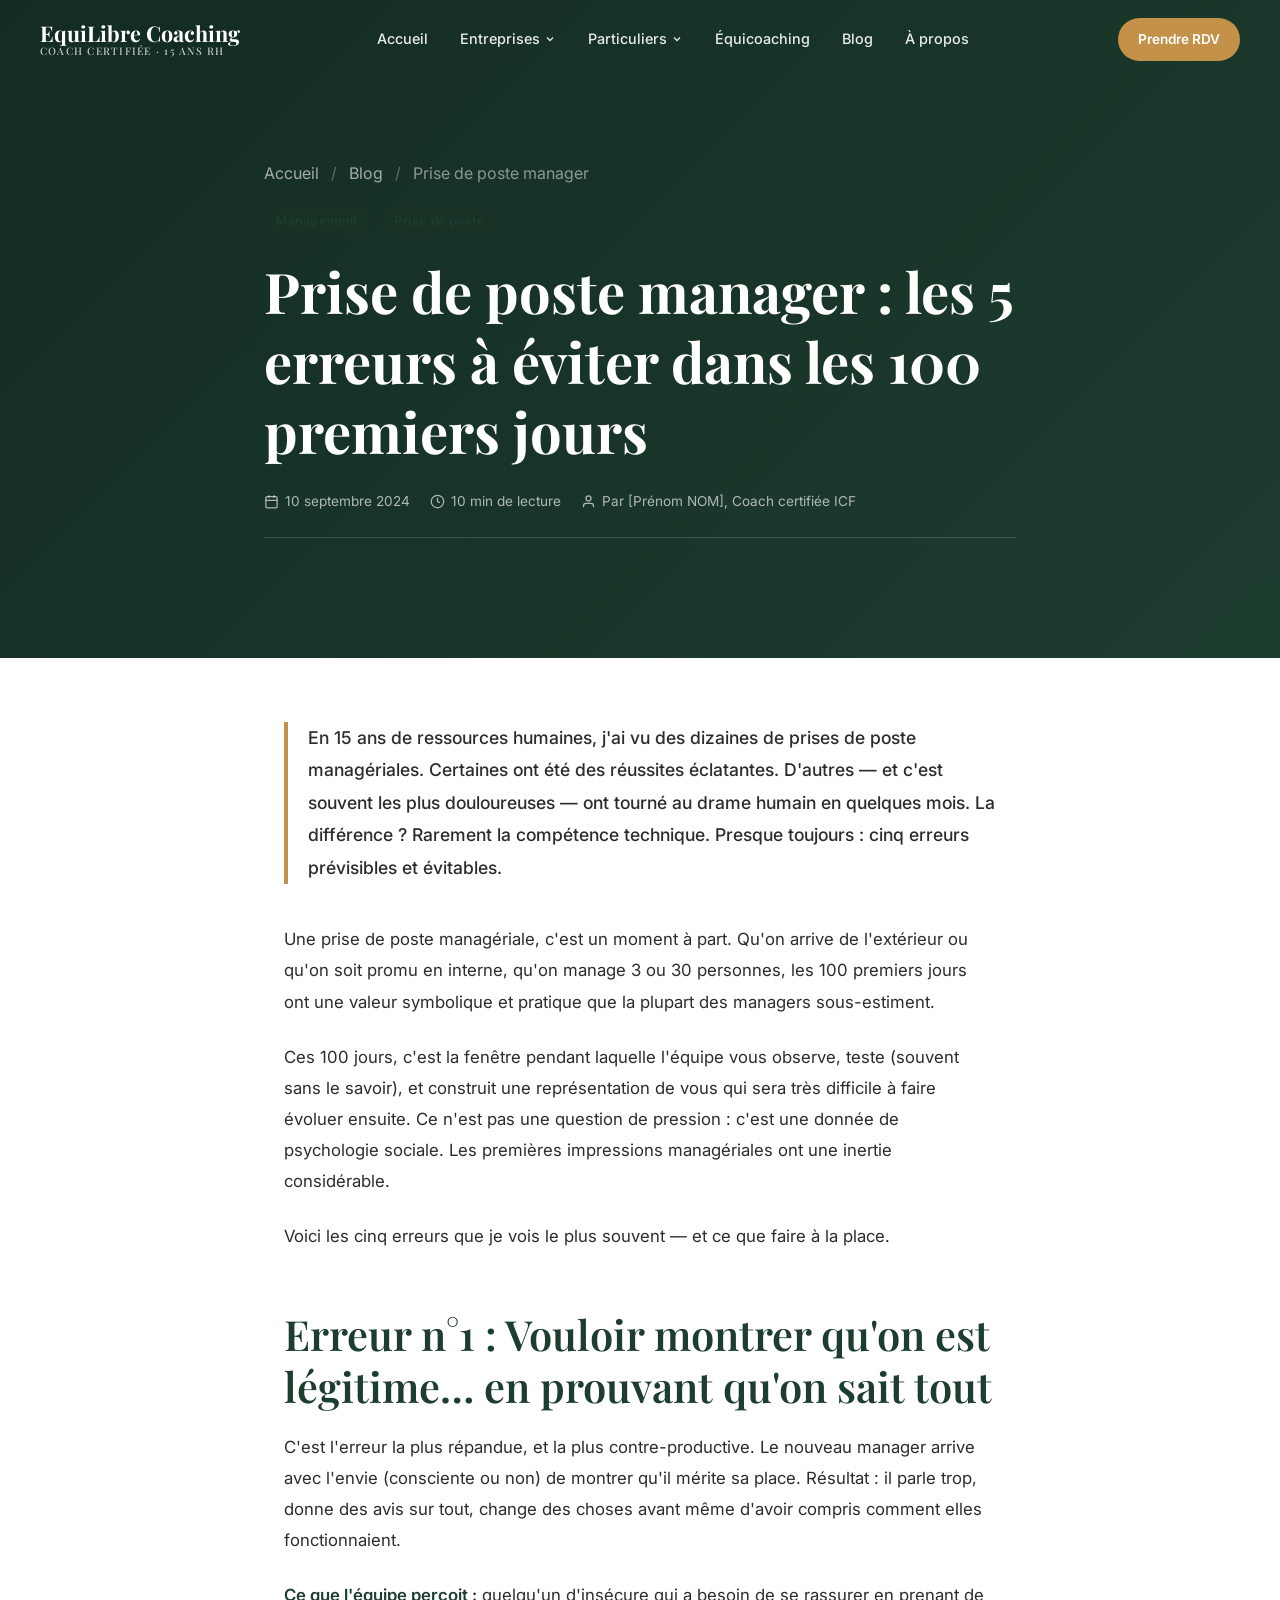
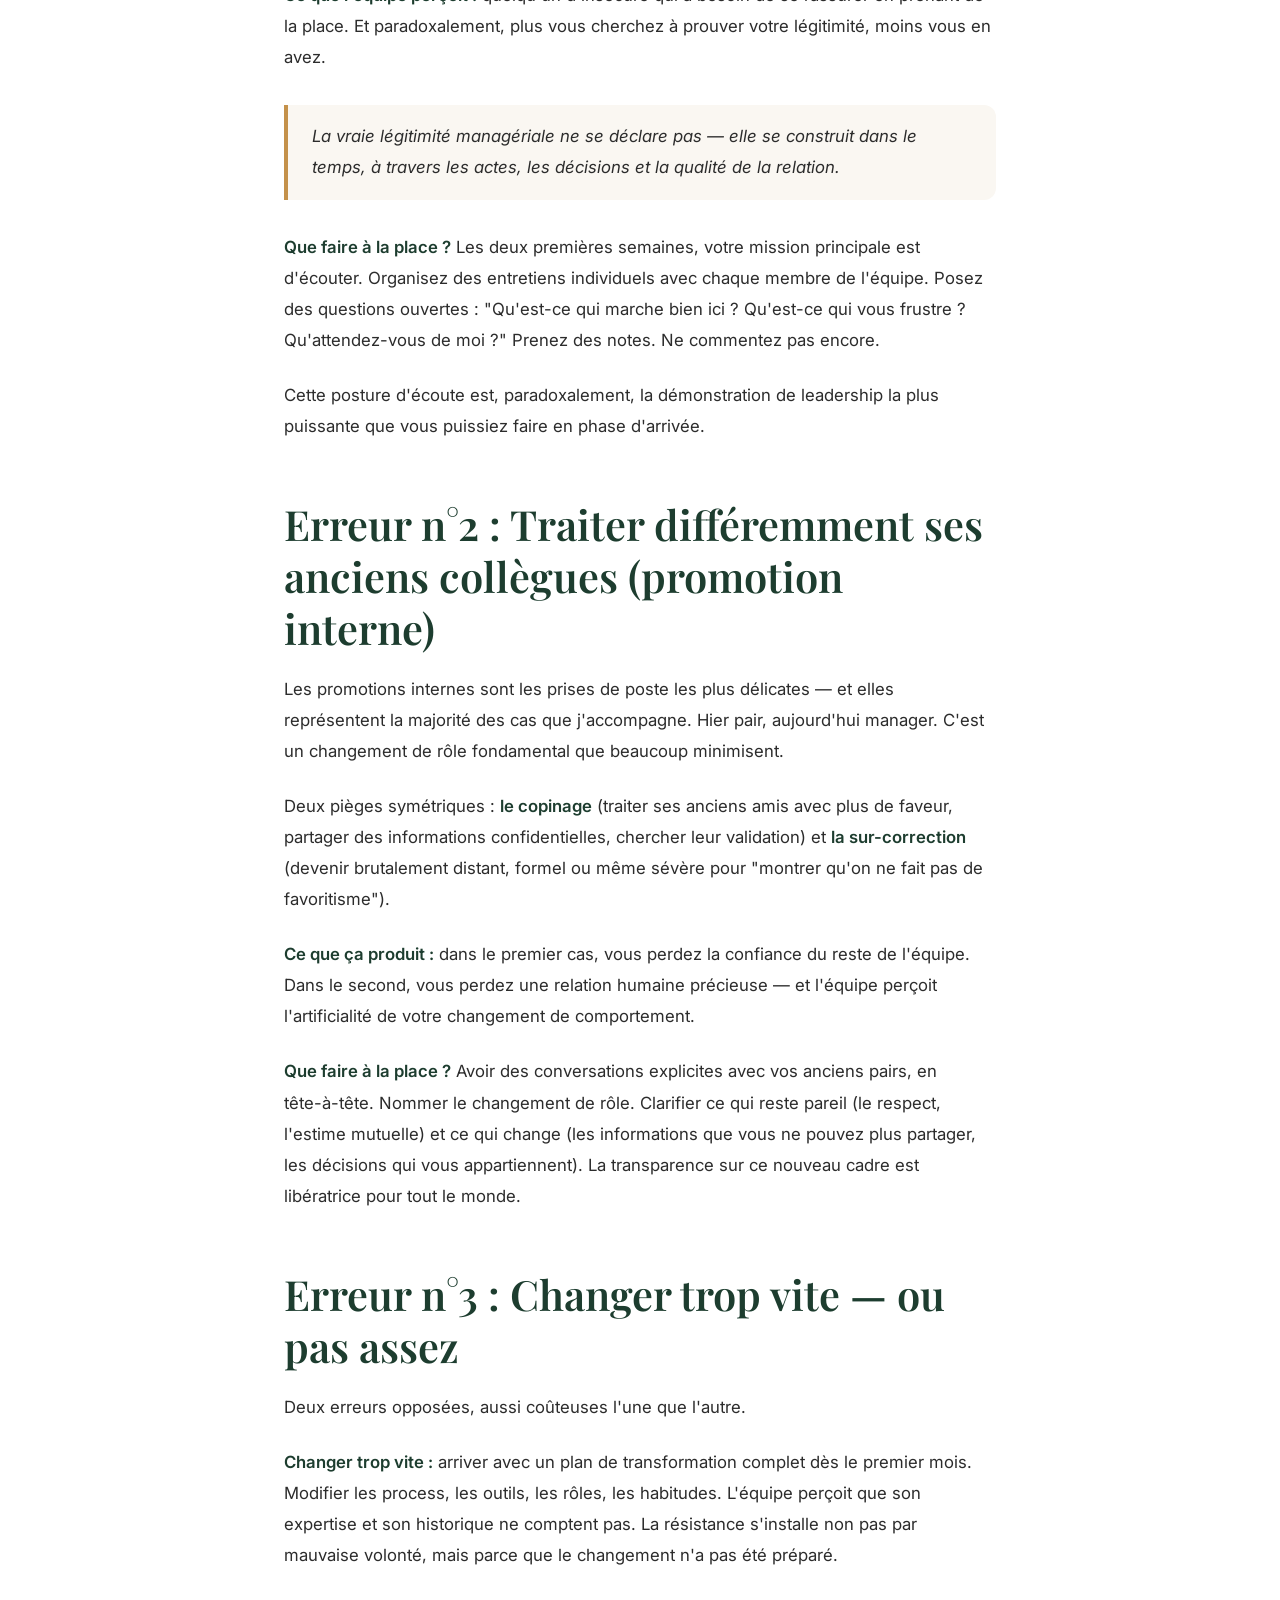
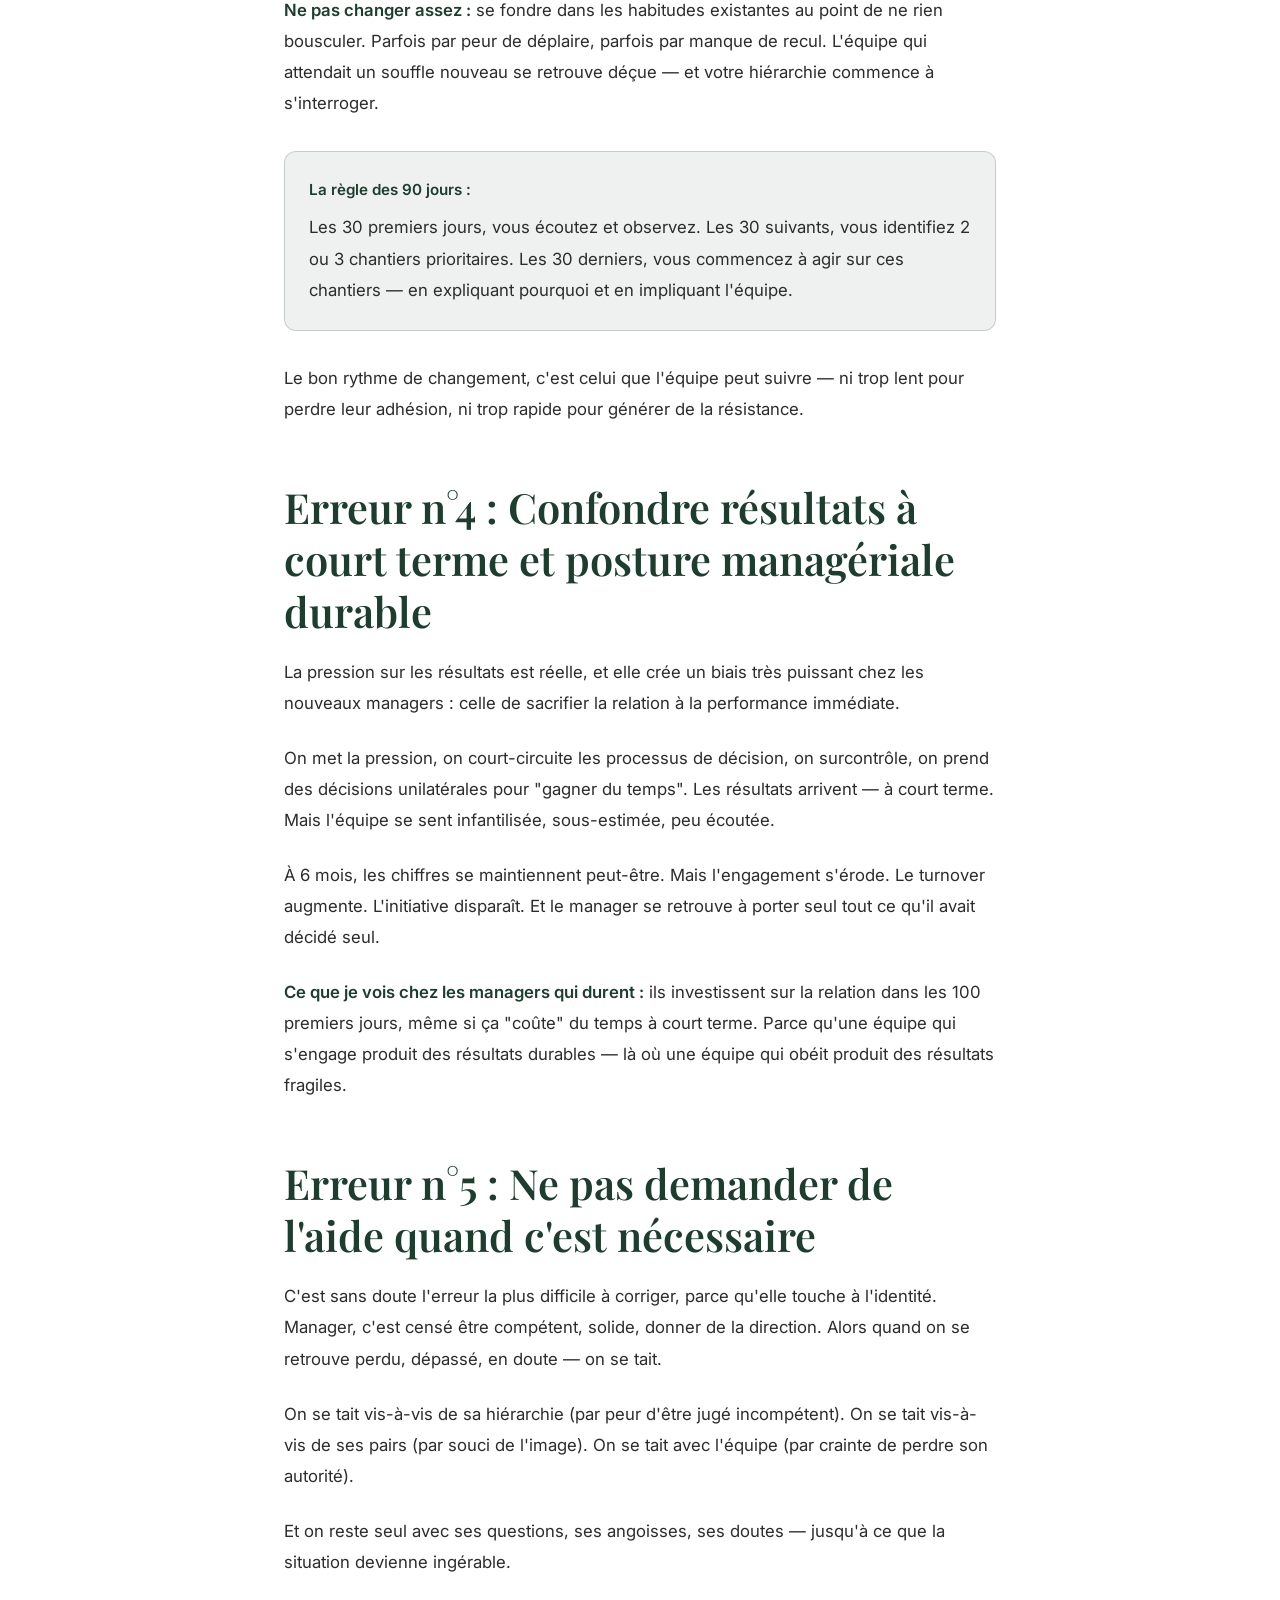
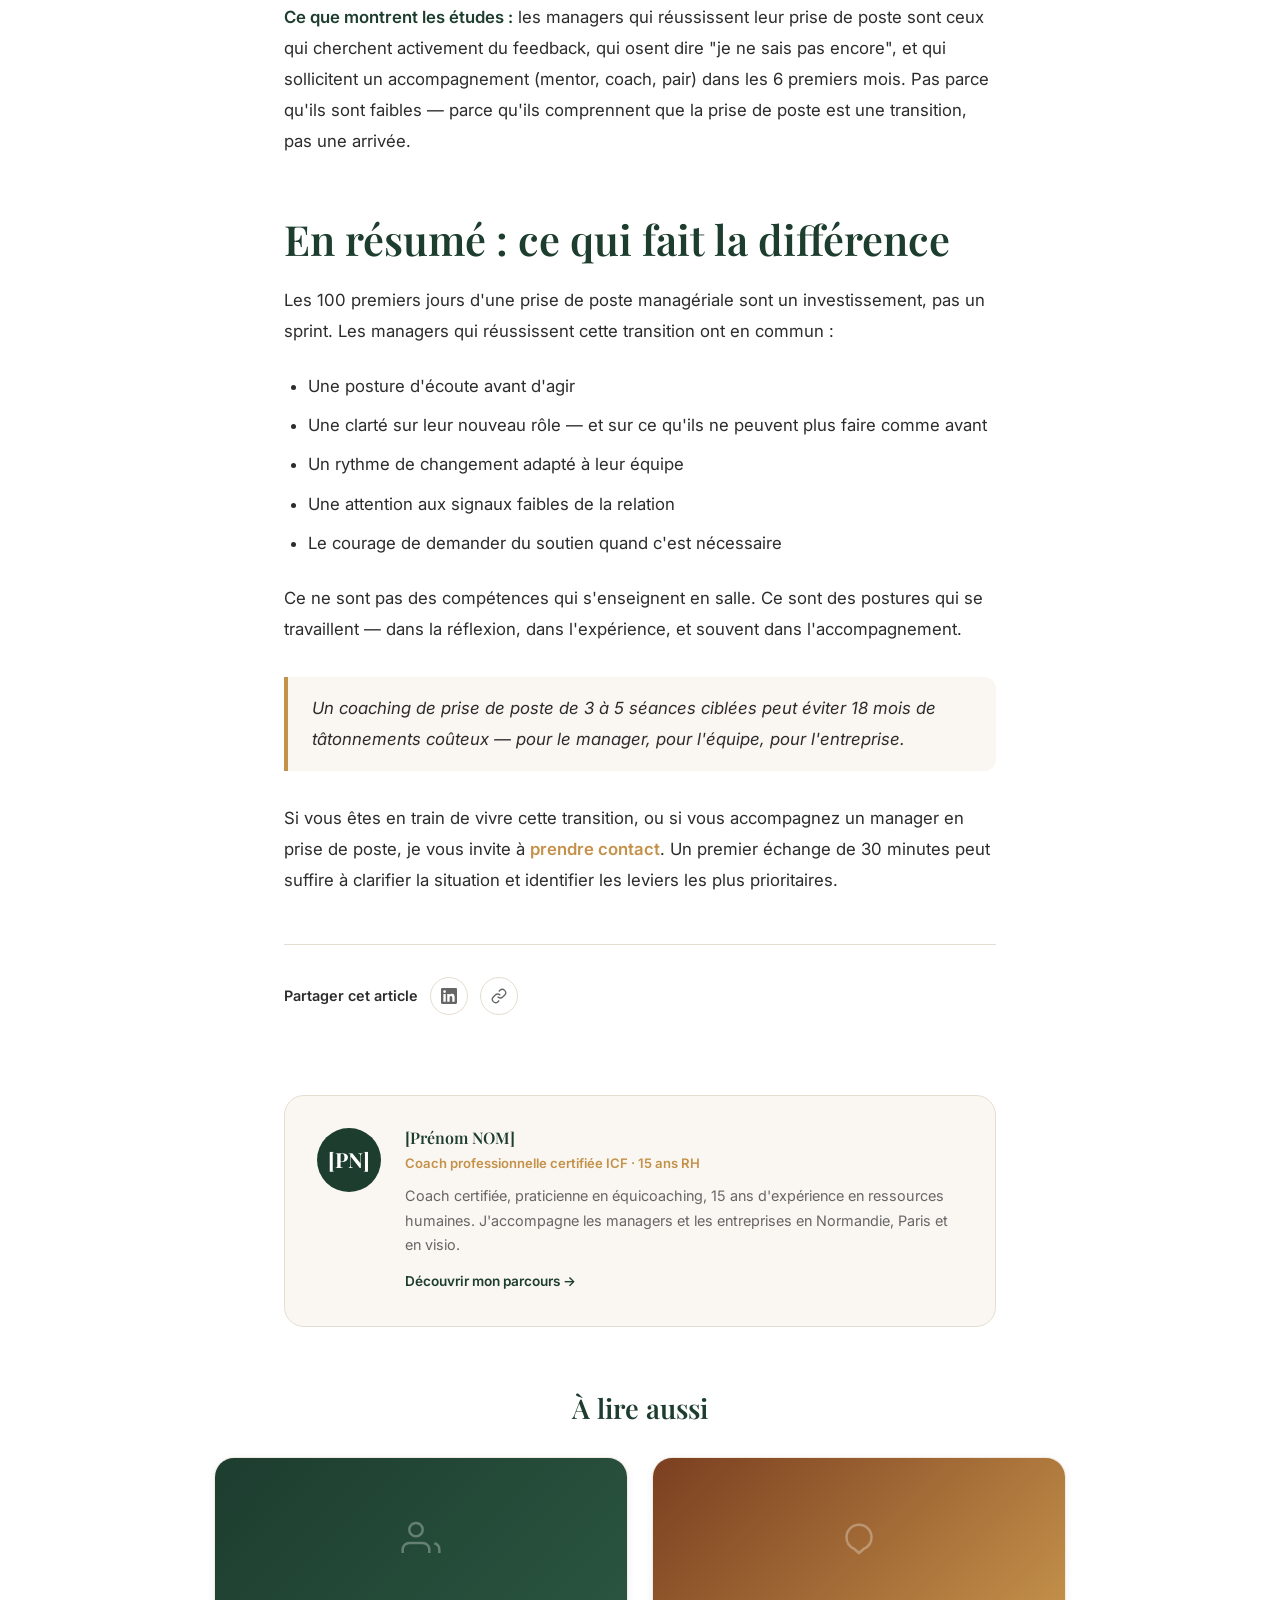
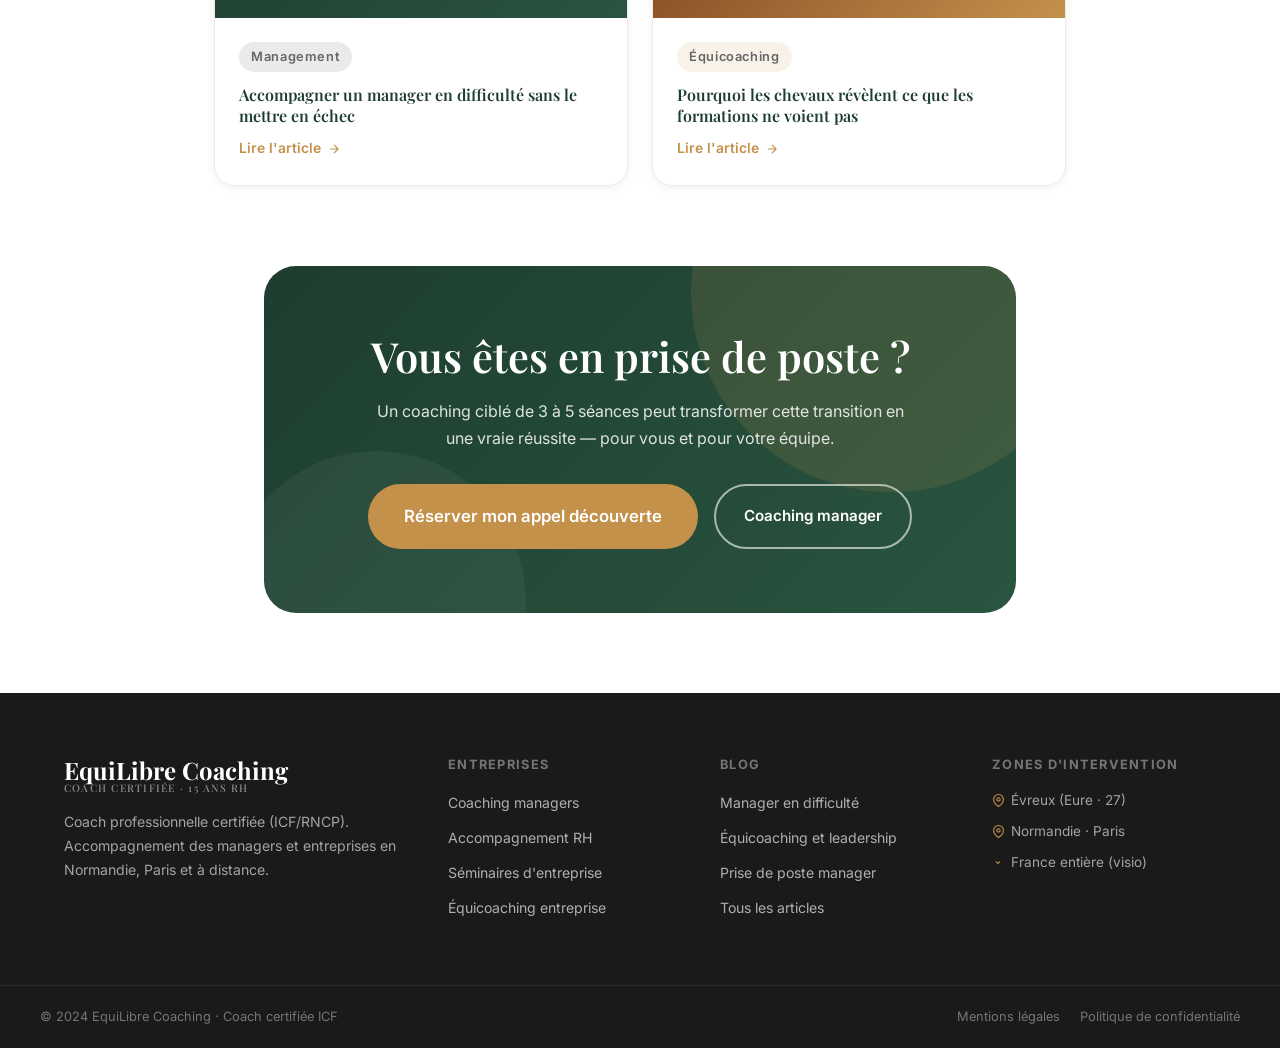
<file: blog-article-3.html>
<!DOCTYPE html>
<html lang="fr">
<head>
  <meta charset="UTF-8" />
  <meta name="viewport" content="width=device-width, initial-scale=1.0" />

  <!-- SEO -->
  <title>Prise de Poste Manager : les 5 Erreurs à Éviter dans les 100 Premiers Jours</title>
  <meta name="description" content="Le guide complet pour réussir sa prise de poste managériale. Les 5 erreurs les plus courantes et comment les éviter. Conseils d'une coach RH avec 15 ans de terrain." />
  <meta name="keywords" content="prise de poste manager, réussir prise de poste management, 100 premiers jours manager, coaching prise de poste, erreurs manager débutant, accompagnement nouveau manager" />
  <link rel="canonical" href="https://www.equilibre-coaching.fr/blog-article-3.html" />

  <link rel="preconnect" href="https://fonts.googleapis.com" />
  <link rel="preconnect" href="https://fonts.gstatic.com" crossorigin />
  <link rel="stylesheet" href="css/style.css" />
  <link rel="stylesheet" href="css/mobile.css" />

  <!-- Reading progress bar -->
  <style>
    .reading-progress {
      position: fixed;
      top: 0;
      left: 0;
      height: 3px;
      background: #C4914A;
      width: 0%;
      z-index: 2000;
      transition: width 0.1s linear;
    }
  </style>

  <script type="application/ld+json">
  {
    "@context": "https://schema.org",
    "@type": "Article",
    "headline": "Prise de poste manager : les 5 erreurs à éviter dans les 100 premiers jours",
    "author": { "@type": "Person", "name": "[Prénom NOM]" },
    "publisher": { "@type": "Organization", "name": "EquiLibre Coaching" },
    "datePublished": "2024-09-10",
    "description": "Les 5 erreurs les plus courantes lors d'une prise de poste managériale et comment les éviter. Guide pratique basé sur 15 ans d'expérience RH.",
    "articleSection": "Management"
  }
  </script>
</head>
<body>

  <div class="reading-progress" id="reading-progress"></div>

  <nav class="navbar">
    <div class="navbar-inner">
      <a href="index.html" class="nav-logo"><span class="nav-logo-main">EquiLibre Coaching</span><span class="nav-logo-sub">Coach certifiée · 15 ans RH</span></a>
      <ul class="nav-menu">
        <li class="nav-item"><a href="index.html" class="nav-link">Accueil</a></li>
        <li class="nav-item">
          <a href="#" class="nav-link">Entreprises <svg viewBox="0 0 24 24" fill="none" stroke="currentColor" stroke-width="2.5" style="width:12px;height:12px;"><path d="M6 9l6 6 6-6"/></svg></a>
          <ul class="dropdown">
            <li><a href="coaching-managers.html" class="dropdown-link"><svg viewBox="0 0 24 24" fill="none" stroke="currentColor" stroke-width="2" style="width:16px;height:16px;color:#C4914A;"><path d="M17 21v-2a4 4 0 00-4-4H5a4 4 0 00-4 4v2"/><circle cx="9" cy="7" r="4"/></svg>Coaching managers</a></li>
            <li><a href="coaching-entreprises.html" class="dropdown-link"><svg viewBox="0 0 24 24" fill="none" stroke="currentColor" stroke-width="2" style="width:16px;height:16px;color:#C4914A;"><rect x="2" y="7" width="20" height="14" rx="2"/><path d="M16 7V5a2 2 0 00-2-2h-4a2 2 0 00-2 2v2"/></svg>Coaching RH</a></li>
            <li><a href="seminaires.html" class="dropdown-link"><svg viewBox="0 0 24 24" fill="none" stroke="currentColor" stroke-width="2" style="width:16px;height:16px;color:#C4914A;"><path d="M17 21v-2a4 4 0 00-4-4H5a4 4 0 00-4 4v2"/><circle cx="9" cy="7" r="4"/><path d="M20 7l-4 4-2-2"/></svg>Séminaires</a></li>
          </ul>
        </li>
        <li class="nav-item">
          <a href="#" class="nav-link">Particuliers <svg viewBox="0 0 24 24" fill="none" stroke="currentColor" stroke-width="2.5" style="width:12px;height:12px;"><path d="M6 9l6 6 6-6"/></svg></a>
          <ul class="dropdown"><li><a href="coaching-individuel.html" class="dropdown-link"><svg viewBox="0 0 24 24" fill="none" stroke="currentColor" stroke-width="2" style="width:16px;height:16px;color:#C4914A;"><path d="M20 21v-2a4 4 0 00-4-4H8a4 4 0 00-4 4v2"/><circle cx="12" cy="7" r="4"/></svg>Coaching individuel</a></li></ul>
        </li>
        <li class="nav-item"><a href="equicoaching.html" class="nav-link">Équicoaching</a></li>
        <li class="nav-item"><a href="blog.html" class="nav-link">Blog</a></li>
        <li class="nav-item"><a href="a-propos.html" class="nav-link">À propos</a></li>
      </ul>
      <a href="contact.html" class="btn btn-primary btn-sm nav-cta">Prendre RDV</a>
      <button class="hamburger" aria-label="Menu"><span></span><span></span><span></span></button>
    </div>
  </nav>
  <nav class="mobile-nav">
    <a href="index.html" class="mobile-nav-link">Accueil</a>
    <span class="mobile-nav-label">Entreprises</span>
    <div class="mobile-nav-sub">
      <a href="coaching-managers.html" class="mobile-nav-link">Coaching managers</a>
      <a href="coaching-entreprises.html" class="mobile-nav-link">Coaching RH</a>
      <a href="seminaires.html" class="mobile-nav-link">Séminaires</a>
    </div>
    <a href="coaching-individuel.html" class="mobile-nav-link">Coaching individuel</a>
    <a href="equicoaching.html" class="mobile-nav-link">Équicoaching</a>
    <a href="blog.html" class="mobile-nav-link">Blog</a>
    <a href="a-propos.html" class="mobile-nav-link">À propos</a>
    <a href="contact.html" class="btn btn-primary mobile-nav-cta">Prendre RDV</a>
  </nav>

  <main>

    <!-- ARTICLE HERO -->
    <section style="background:linear-gradient(135deg,#132B20 0%,#1D3D2F 100%);padding:160px 24px 80px;color:#fff;">
      <div class="container" style="max-width:800px;">
        <div class="breadcrumb" style="margin-bottom:20px;">
          <a href="index.html" style="color:rgba(255,255,255,0.6);">Accueil</a>
          <span style="color:rgba(255,255,255,0.3);margin:0 8px;">/</span>
          <a href="blog.html" style="color:rgba(255,255,255,0.6);">Blog</a>
          <span style="color:rgba(255,255,255,0.3);margin:0 8px;">/</span>
          <span style="color:rgba(255,255,255,0.5);">Prise de poste manager</span>
        </div>
        <div style="display:flex;gap:12px;margin-bottom:20px;flex-wrap:wrap;">
          <span class="tag tag-green">Management</span>
          <span class="tag tag-green">Prise de poste</span>
        </div>
        <h1 style="color:#fff;margin-bottom:24px;">Prise de poste manager : les 5 erreurs à éviter dans les 100 premiers jours</h1>
        <div class="article-meta" style="border-bottom:1px solid rgba(255,255,255,0.15);padding-bottom:24px;">
          <span style="color:rgba(255,255,255,0.65);font-size:0.85rem;display:flex;align-items:center;gap:6px;">
            <svg style="width:15px;height:15px;" viewBox="0 0 24 24" fill="none" stroke="currentColor" stroke-width="2"><rect x="3" y="4" width="18" height="18" rx="2"/><path d="M16 2v4M8 2v4M3 10h18"/></svg>
            10 septembre 2024
          </span>
          <span style="color:rgba(255,255,255,0.65);font-size:0.85rem;display:flex;align-items:center;gap:6px;">
            <svg style="width:15px;height:15px;" viewBox="0 0 24 24" fill="none" stroke="currentColor" stroke-width="2"><circle cx="12" cy="12" r="10"/><path d="M12 6v6l4 2"/></svg>
            10 min de lecture
          </span>
          <span style="color:rgba(255,255,255,0.65);font-size:0.85rem;display:flex;align-items:center;gap:6px;">
            <svg style="width:15px;height:15px;" viewBox="0 0 24 24" fill="none" stroke="currentColor" stroke-width="2"><path d="M20 21v-2a4 4 0 00-4-4H8a4 4 0 00-4 4v2"/><circle cx="12" cy="7" r="4"/></svg>
            Par [Prénom NOM], Coach certifiée ICF
          </span>
        </div>
      </div>
    </section>

    <!-- ARTICLE BODY -->
    <section style="padding:64px 24px 80px;background:#fff;">
      <div class="container article-content">

        <p style="font-size:1.1rem;font-weight:500;color:#2C2C2C;line-height:1.85;border-left:4px solid #C4914A;padding-left:20px;margin-bottom:40px;">En 15 ans de ressources humaines, j'ai vu des dizaines de prises de poste managériales. Certaines ont été des réussites éclatantes. D'autres — et c'est souvent les plus douloureuses — ont tourné au drame humain en quelques mois. La différence ? Rarement la compétence technique. Presque toujours : cinq erreurs prévisibles et évitables.</p>

        <p>Une prise de poste managériale, c'est un moment à part. Qu'on arrive de l'extérieur ou qu'on soit promu en interne, qu'on manage 3 ou 30 personnes, les 100 premiers jours ont une valeur symbolique et pratique que la plupart des managers sous-estiment.</p>

        <p>Ces 100 jours, c'est la fenêtre pendant laquelle l'équipe vous observe, teste (souvent sans le savoir), et construit une représentation de vous qui sera très difficile à faire évoluer ensuite. Ce n'est pas une question de pression : c'est une donnée de psychologie sociale. Les premières impressions managériales ont une inertie considérable.</p>

        <p>Voici les cinq erreurs que je vois le plus souvent — et ce que faire à la place.</p>

        <h2>Erreur n°1 : Vouloir montrer qu'on est légitime… en prouvant qu'on sait tout</h2>

        <p>C'est l'erreur la plus répandue, et la plus contre-productive. Le nouveau manager arrive avec l'envie (consciente ou non) de montrer qu'il mérite sa place. Résultat : il parle trop, donne des avis sur tout, change des choses avant même d'avoir compris comment elles fonctionnaient.</p>

        <p><strong>Ce que l'équipe perçoit :</strong> quelqu'un d'insécure qui a besoin de se rassurer en prenant de la place. Et paradoxalement, plus vous cherchez à prouver votre légitimité, moins vous en avez.</p>

        <blockquote>La vraie légitimité managériale ne se déclare pas — elle se construit dans le temps, à travers les actes, les décisions et la qualité de la relation.</blockquote>

        <p><strong>Que faire à la place ?</strong> Les deux premières semaines, votre mission principale est d'écouter. Organisez des entretiens individuels avec chaque membre de l'équipe. Posez des questions ouvertes : "Qu'est-ce qui marche bien ici ? Qu'est-ce qui vous frustre ? Qu'attendez-vous de moi ?" Prenez des notes. Ne commentez pas encore.</p>

        <p>Cette posture d'écoute est, paradoxalement, la démonstration de leadership la plus puissante que vous puissiez faire en phase d'arrivée.</p>

        <h2>Erreur n°2 : Traiter différemment ses anciens collègues (promotion interne)</h2>

        <p>Les promotions internes sont les prises de poste les plus délicates — et elles représentent la majorité des cas que j'accompagne. Hier pair, aujourd'hui manager. C'est un changement de rôle fondamental que beaucoup minimisent.</p>

        <p>Deux pièges symétriques : <strong>le copinage</strong> (traiter ses anciens amis avec plus de faveur, partager des informations confidentielles, chercher leur validation) et <strong>la sur-correction</strong> (devenir brutalement distant, formel ou même sévère pour "montrer qu'on ne fait pas de favoritisme").</p>

        <p><strong>Ce que ça produit :</strong> dans le premier cas, vous perdez la confiance du reste de l'équipe. Dans le second, vous perdez une relation humaine précieuse — et l'équipe perçoit l'artificialité de votre changement de comportement.</p>

        <p><strong>Que faire à la place ?</strong> Avoir des conversations explicites avec vos anciens pairs, en tête-à-tête. Nommer le changement de rôle. Clarifier ce qui reste pareil (le respect, l'estime mutuelle) et ce qui change (les informations que vous ne pouvez plus partager, les décisions qui vous appartiennent). La transparence sur ce nouveau cadre est libératrice pour tout le monde.</p>

        <h2>Erreur n°3 : Changer trop vite — ou pas assez</h2>

        <p>Deux erreurs opposées, aussi coûteuses l'une que l'autre.</p>

        <p><strong>Changer trop vite :</strong> arriver avec un plan de transformation complet dès le premier mois. Modifier les process, les outils, les rôles, les habitudes. L'équipe perçoit que son expertise et son historique ne comptent pas. La résistance s'installe non pas par mauvaise volonté, mais parce que le changement n'a pas été préparé.</p>

        <p><strong>Ne pas changer assez :</strong> se fondre dans les habitudes existantes au point de ne rien bousculer. Parfois par peur de déplaire, parfois par manque de recul. L'équipe qui attendait un souffle nouveau se retrouve déçue — et votre hiérarchie commence à s'interroger.</p>

        <div class="callout">
          <strong>La règle des 90 jours :</strong> Les 30 premiers jours, vous écoutez et observez. Les 30 suivants, vous identifiez 2 ou 3 chantiers prioritaires. Les 30 derniers, vous commencez à agir sur ces chantiers — en expliquant pourquoi et en impliquant l'équipe.
        </div>

        <p>Le bon rythme de changement, c'est celui que l'équipe peut suivre — ni trop lent pour perdre leur adhésion, ni trop rapide pour générer de la résistance.</p>

        <h2>Erreur n°4 : Confondre résultats à court terme et posture managériale durable</h2>

        <p>La pression sur les résultats est réelle, et elle crée un biais très puissant chez les nouveaux managers : celle de sacrifier la relation à la performance immédiate.</p>

        <p>On met la pression, on court-circuite les processus de décision, on surcontrôle, on prend des décisions unilatérales pour "gagner du temps". Les résultats arrivent — à court terme. Mais l'équipe se sent infantilisée, sous-estimée, peu écoutée.</p>

        <p>À 6 mois, les chiffres se maintiennent peut-être. Mais l'engagement s'érode. Le turnover augmente. L'initiative disparaît. Et le manager se retrouve à porter seul tout ce qu'il avait décidé seul.</p>

        <p><strong>Ce que je vois chez les managers qui durent :</strong> ils investissent sur la relation dans les 100 premiers jours, même si ça "coûte" du temps à court terme. Parce qu'une équipe qui s'engage produit des résultats durables — là où une équipe qui obéit produit des résultats fragiles.</p>

        <h2>Erreur n°5 : Ne pas demander de l'aide quand c'est nécessaire</h2>

        <p>C'est sans doute l'erreur la plus difficile à corriger, parce qu'elle touche à l'identité. Manager, c'est censé être compétent, solide, donner de la direction. Alors quand on se retrouve perdu, dépassé, en doute — on se tait.</p>

        <p>On se tait vis-à-vis de sa hiérarchie (par peur d'être jugé incompétent). On se tait vis-à-vis de ses pairs (par souci de l'image). On se tait avec l'équipe (par crainte de perdre son autorité).</p>

        <p>Et on reste seul avec ses questions, ses angoisses, ses doutes — jusqu'à ce que la situation devienne ingérable.</p>

        <p><strong>Ce que montrent les études :</strong> les managers qui réussissent leur prise de poste sont ceux qui cherchent activement du feedback, qui osent dire "je ne sais pas encore", et qui sollicitent un accompagnement (mentor, coach, pair) dans les 6 premiers mois. Pas parce qu'ils sont faibles — parce qu'ils comprennent que la prise de poste est une transition, pas une arrivée.</p>

        <h2>En résumé : ce qui fait la différence</h2>

        <p>Les 100 premiers jours d'une prise de poste managériale sont un investissement, pas un sprint. Les managers qui réussissent cette transition ont en commun :</p>

        <ul>
          <li>Une posture d'écoute avant d'agir</li>
          <li>Une clarté sur leur nouveau rôle — et sur ce qu'ils ne peuvent plus faire comme avant</li>
          <li>Un rythme de changement adapté à leur équipe</li>
          <li>Une attention aux signaux faibles de la relation</li>
          <li>Le courage de demander du soutien quand c'est nécessaire</li>
        </ul>

        <p>Ce ne sont pas des compétences qui s'enseignent en salle. Ce sont des postures qui se travaillent — dans la réflexion, dans l'expérience, et souvent dans l'accompagnement.</p>

        <blockquote>Un coaching de prise de poste de 3 à 5 séances ciblées peut éviter 18 mois de tâtonnements coûteux — pour le manager, pour l'équipe, pour l'entreprise.</blockquote>

        <p>Si vous êtes en train de vivre cette transition, ou si vous accompagnez un manager en prise de poste, je vous invite à <a href="contact.html" style="color:#C4914A;font-weight:600;">prendre contact</a>. Un premier échange de 30 minutes peut suffire à clarifier la situation et identifier les leviers les plus prioritaires.</p>

        <!-- ARTICLE SHARE -->
        <div class="article-share">
          <span>Partager cet article</span>
          <a href="#" class="share-btn" aria-label="Partager sur LinkedIn">
            <svg viewBox="0 0 24 24" fill="currentColor"><path d="M20.447 20.452h-3.554v-5.569c0-1.328-.027-3.037-1.852-3.037-1.853 0-2.136 1.445-2.136 2.939v5.667H9.351V9h3.414v1.561h.046c.477-.9 1.637-1.85 3.37-1.85 3.601 0 4.267 2.37 4.267 5.455v6.286zM5.337 7.433a2.062 2.062 0 01-2.063-2.065 2.064 2.064 0 112.063 2.065zm1.782 13.019H3.555V9h3.564v11.452zM22.225 0H1.771C.792 0 0 .774 0 1.729v20.542C0 23.227.792 24 1.771 24h20.451C23.2 24 24 23.227 24 22.271V1.729C24 .774 23.2 0 22.222 0h.003z"/></svg>
          </a>
          <a href="#" class="share-btn" aria-label="Copier le lien">
            <svg viewBox="0 0 24 24" fill="none" stroke="currentColor" stroke-width="2"><path d="M10 13a5 5 0 007.54.54l3-3a5 5 0 00-7.07-7.07l-1.72 1.71"/><path d="M14 11a5 5 0 00-7.54-.54l-3 3a5 5 0 007.07 7.07l1.71-1.71"/></svg>
          </a>
        </div>

      </div>
    </section>

    <!-- AUTEUR -->
    <section style="padding:0 24px 64px;background:#fff;">
      <div class="container" style="max-width:760px;">
        <div style="display:flex;gap:24px;align-items:flex-start;padding:32px;background:#FAF7F2;border-radius:20px;border:1px solid #E5DDD0;">
          <div style="width:64px;height:64px;border-radius:50%;background:#1D3D2F;display:flex;align-items:center;justify-content:center;font-family:'Playfair Display',serif;font-weight:700;color:#fff;font-size:1.3rem;flex-shrink:0;">[PN]</div>
          <div>
            <h4 style="margin-bottom:4px;font-size:1rem;">[Prénom NOM]</h4>
            <p style="font-size:0.82rem;color:#C4914A;font-weight:600;margin-bottom:10px;">Coach professionnelle certifiée ICF · 15 ans RH</p>
            <p style="font-size:0.9rem;color:#666;margin:0;">Coach certifiée, praticienne en équicoaching, 15 ans d'expérience en ressources humaines. J'accompagne les managers et les entreprises en Normandie, Paris et en visio.</p>
            <a href="a-propos.html" style="font-size:0.85rem;font-weight:600;color:#1D3D2F;display:inline-block;margin-top:12px;">Découvrir mon parcours →</a>
          </div>
        </div>
      </div>
    </section>

    <!-- ARTICLES SUGGÉRÉS -->
    <section style="padding:0 24px 80px;background:#fff;">
      <div class="container" style="max-width:900px;">
        <h3 style="margin-bottom:32px;text-align:center;">À lire aussi</h3>
        <div class="grid-2" style="gap:24px;">
          <article class="blog-card">
            <div class="blog-card-image" style="height:160px;background:linear-gradient(135deg,#1D3D2F,#2A5540);">
              <svg style="width:40px;height:40px;color:rgba(255,255,255,0.3);" viewBox="0 0 24 24" fill="none" stroke="currentColor" stroke-width="1.5"><path d="M17 21v-2a4 4 0 00-4-4H5a4 4 0 00-4 4v2"/><circle cx="9" cy="7" r="4"/><path d="M23 21v-2a4 4 0 00-3-3.87"/></svg>
            </div>
            <div class="blog-card-body">
              <div class="blog-card-meta"><span class="tag tag-green">Management</span></div>
              <h3 style="font-size:1rem;"><a href="blog-article-1.html">Accompagner un manager en difficulté sans le mettre en échec</a></h3>
              <a href="blog-article-1.html" class="blog-card-link">Lire l'article <svg viewBox="0 0 24 24" fill="none" stroke="currentColor" stroke-width="2" style="width:14px;height:14px;"><path d="M5 12h14M12 5l7 7-7 7"/></svg></a>
            </div>
          </article>
          <article class="blog-card">
            <div class="blog-card-image" style="height:160px;background:linear-gradient(135deg,#7B3F20,#C4914A);">
              <svg style="width:40px;height:40px;color:rgba(255,255,255,0.3);" viewBox="0 0 24 24" fill="none" stroke="currentColor" stroke-width="1.5"><path d="M4.5 11.5C4.5 7.36 7.86 4 12 4s7.5 3.36 7.5 7.5c0 3-1.8 5.6-4.4 6.9L12 21l-3.1-2.6C6.3 17.1 4.5 14.5 4.5 11.5z"/></svg>
            </div>
            <div class="blog-card-body">
              <div class="blog-card-meta"><span class="tag tag-gold">Équicoaching</span></div>
              <h3 style="font-size:1rem;"><a href="blog-article-2.html">Pourquoi les chevaux révèlent ce que les formations ne voient pas</a></h3>
              <a href="blog-article-2.html" class="blog-card-link">Lire l'article <svg viewBox="0 0 24 24" fill="none" stroke="currentColor" stroke-width="2" style="width:14px;height:14px;"><path d="M5 12h14M12 5l7 7-7 7"/></svg></a>
            </div>
          </article>
        </div>
      </div>
    </section>

    <!-- CTA -->
    <section style="padding:0 24px 80px;">
      <div class="container" style="max-width:800px;">
        <div class="cta-banner">
          <h2>Vous êtes en prise de poste ?</h2>
          <p>Un coaching ciblé de 3 à 5 séances peut transformer cette transition en une vraie réussite — pour vous et pour votre équipe.</p>
          <div class="btn-group" style="justify-content:center;">
            <a href="contact.html" class="btn btn-primary btn-lg">Réserver mon appel découverte</a>
            <a href="coaching-managers.html" class="btn btn-outline-white">Coaching manager</a>
          </div>
        </div>
      </div>
    </section>
  </main>

  <footer>
    <div class="footer-main">
      <div class="footer-brand"><div class="nav-logo"><span class="nav-logo-main">EquiLibre Coaching</span><span class="nav-logo-sub">Coach certifiée · 15 ans RH</span></div><p>Coach professionnelle certifiée (ICF/RNCP). Accompagnement des managers et entreprises en Normandie, Paris et à distance.</p></div>
      <div class="footer-col"><h5>Entreprises</h5><ul class="footer-links"><li><a href="coaching-managers.html" class="footer-link">Coaching managers</a></li><li><a href="coaching-entreprises.html" class="footer-link">Accompagnement RH</a></li><li><a href="seminaires.html" class="footer-link">Séminaires d'entreprise</a></li><li><a href="equicoaching.html" class="footer-link">Équicoaching entreprise</a></li></ul></div>
      <div class="footer-col"><h5>Blog</h5><ul class="footer-links"><li><a href="blog-article-1.html" class="footer-link">Manager en difficulté</a></li><li><a href="blog-article-2.html" class="footer-link">Équicoaching et leadership</a></li><li><a href="blog-article-3.html" class="footer-link">Prise de poste manager</a></li><li><a href="blog.html" class="footer-link">Tous les articles</a></li></ul></div>
      <div class="footer-col"><h5>Zones d'intervention</h5><div class="footer-zones"><div class="footer-zone"><svg viewBox="0 0 24 24" fill="none" stroke="currentColor" stroke-width="2" style="width:13px;height:13px;color:#C4914A;"><path d="M21 10c0 7-9 13-9 13s-9-6-9-13a9 9 0 0118 0z"/><circle cx="12" cy="10" r="3"/></svg>Évreux (Eure · 27)</div><div class="footer-zone"><svg viewBox="0 0 24 24" fill="none" stroke="currentColor" stroke-width="2" style="width:13px;height:13px;color:#C4914A;"><path d="M21 10c0 7-9 13-9 13s-9-6-9-13a9 9 0 0118 0z"/><circle cx="12" cy="10" r="3"/></svg>Normandie · Paris</div><div class="footer-zone"><svg viewBox="0 0 24 24" fill="none" stroke="currentColor" stroke-width="2" style="width:13px;height:13px;color:#C4914A;"><path d="M15 10l-4 4-4-4"/></svg>France entière (visio)</div></div></div>
    </div>
    <div class="footer-bottom"><div class="footer-bottom-inner"><p>© 2024 EquiLibre Coaching · Coach certifiée ICF</p><div class="footer-legal"><a href="#">Mentions légales</a><a href="#">Politique de confidentialité</a></div></div></div>
  </footer>

  <script src="js/main.js"></script>
</body>
</html>
</file>
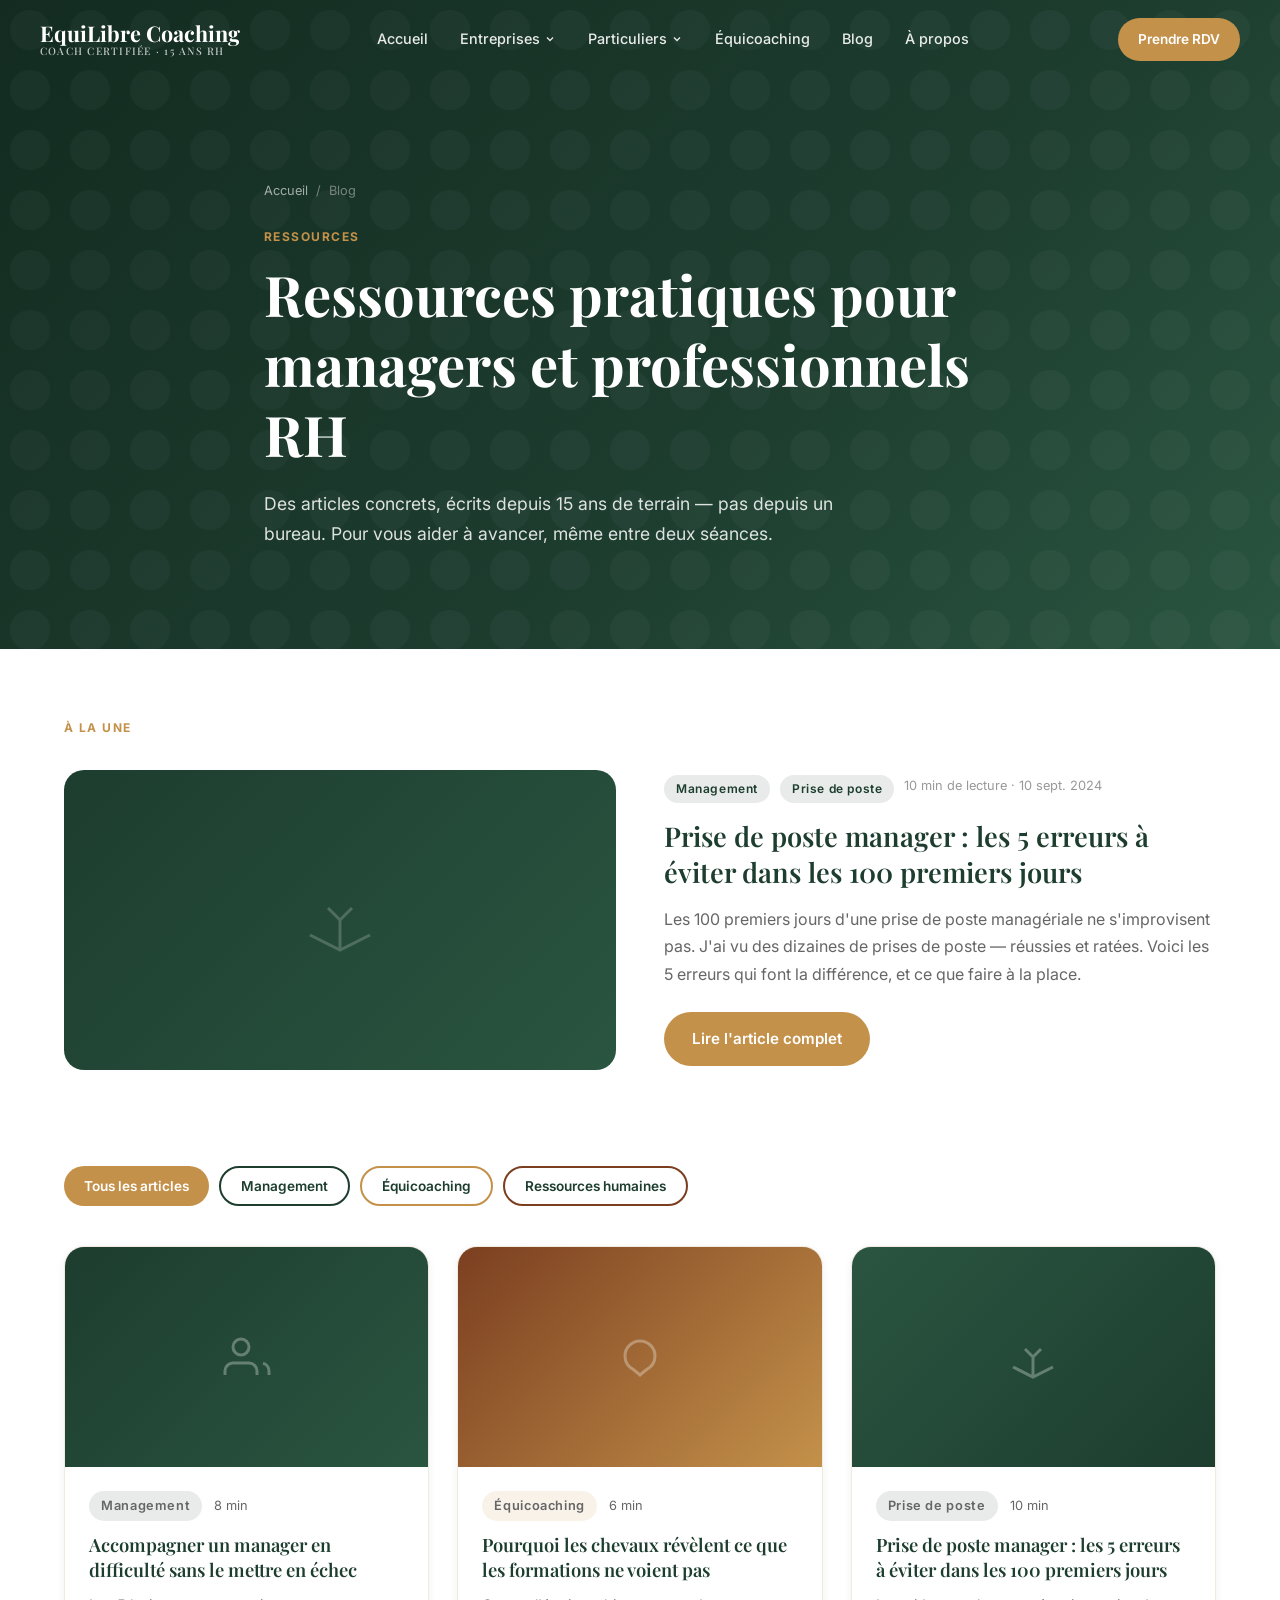
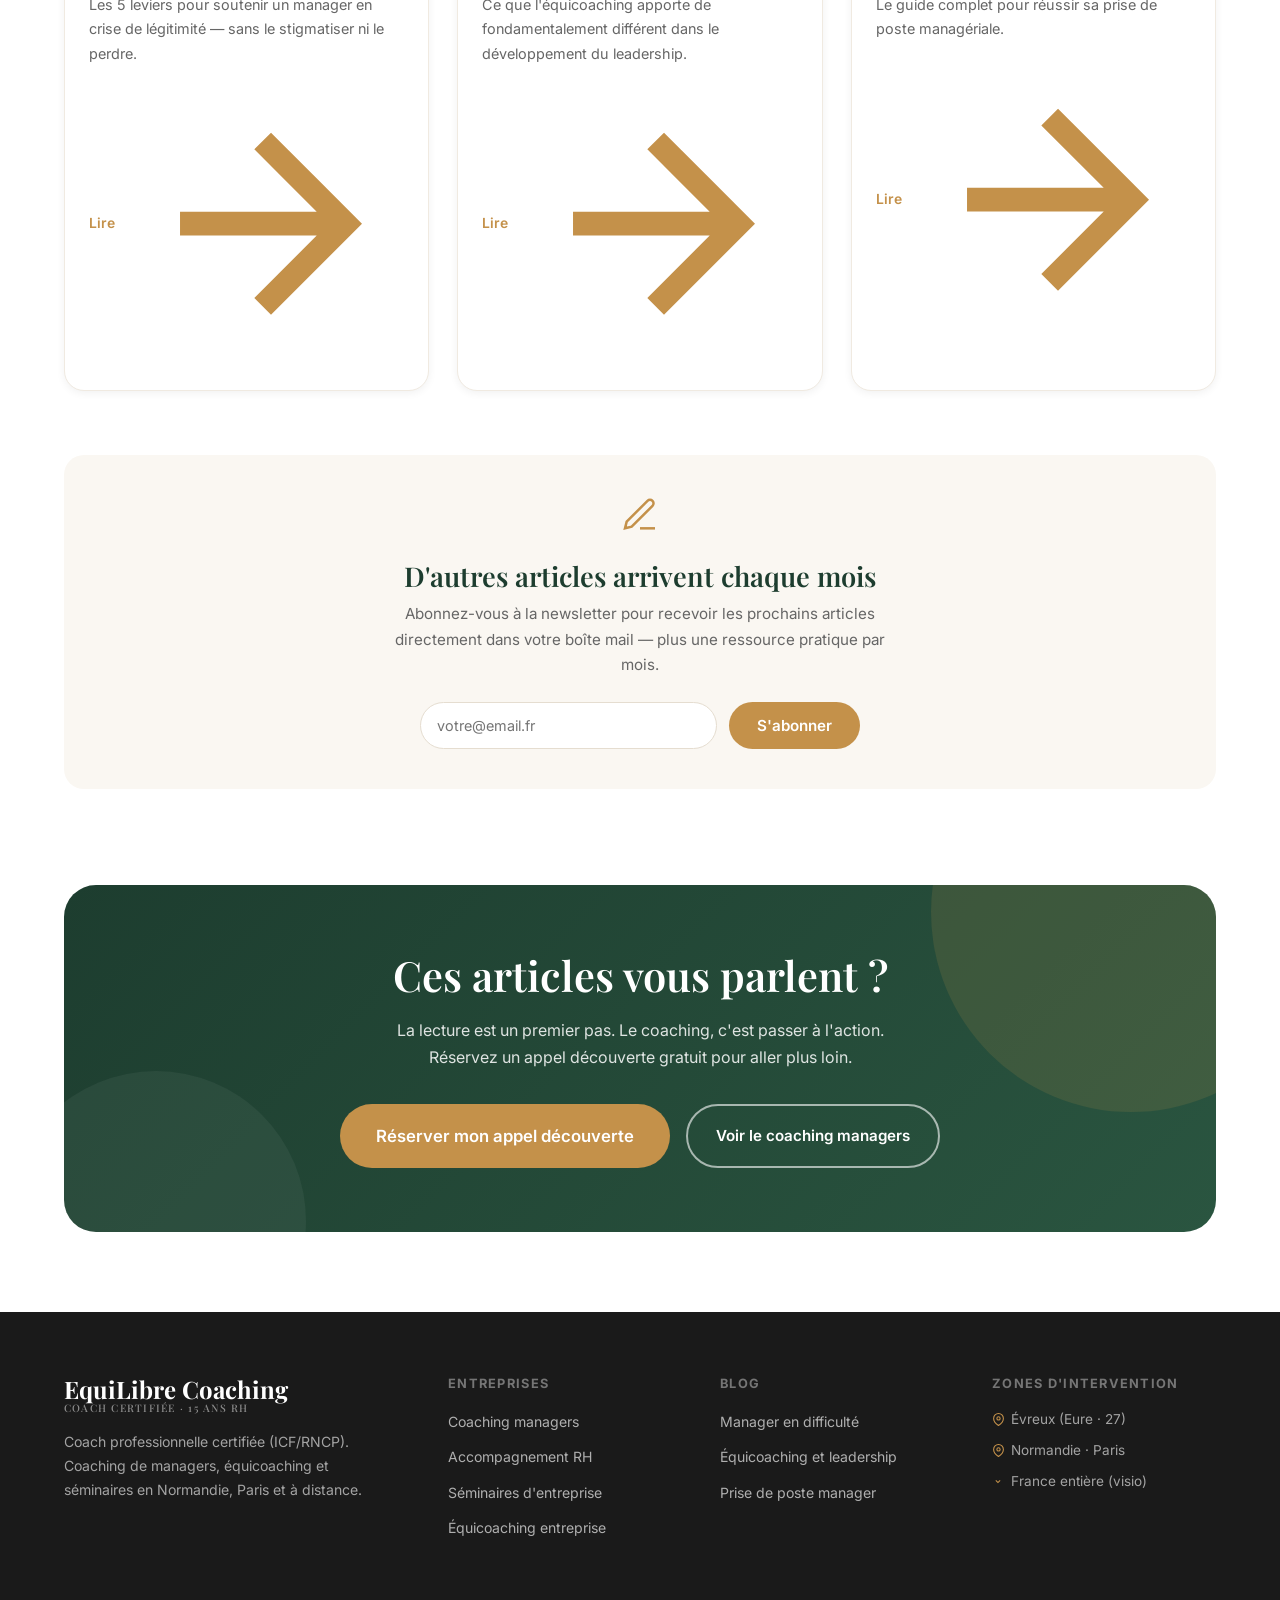
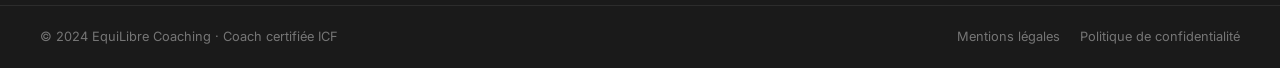
<file: blog.html>
<!DOCTYPE html>
<html lang="fr">
<head>
  <meta charset="UTF-8" />
  <meta name="viewport" content="width=device-width, initial-scale=1.0" />
  <title>Blog Coaching | Ressources Managers & RH | EquiLibre Coaching</title>
  <meta name="description" content="Articles pratiques sur le management, le coaching professionnel et l'équicoaching. Écrits depuis le terrain par une coach RH certifiée. Normandie & Paris." />
  <meta name="keywords" content="blog coaching professionnel, articles management, ressources RH, conseils managers, équicoaching blog, coaching entreprise articles" />
  <link rel="canonical" href="https://www.equilibre-coaching.fr/blog.html" />
  <link rel="preconnect" href="https://fonts.googleapis.com" />
  <link rel="preconnect" href="https://fonts.gstatic.com" crossorigin />
  <link rel="stylesheet" href="css/style.css" />
  <link rel="stylesheet" href="css/mobile.css" />
</head>
<body>

  <nav class="navbar">
    <div class="navbar-inner">
      <a href="index.html" class="nav-logo"><span class="nav-logo-main">EquiLibre Coaching</span><span class="nav-logo-sub">Coach certifiée · 15 ans RH</span></a>
      <ul class="nav-menu">
        <li class="nav-item"><a href="index.html" class="nav-link">Accueil</a></li>
        <li class="nav-item">
          <a href="#" class="nav-link">Entreprises <svg viewBox="0 0 24 24" fill="none" stroke="currentColor" stroke-width="2.5" style="width:12px;height:12px;"><path d="M6 9l6 6 6-6"/></svg></a>
          <ul class="dropdown">
            <li><a href="coaching-managers.html" class="dropdown-link"><svg viewBox="0 0 24 24" fill="none" stroke="currentColor" stroke-width="2" style="width:16px;height:16px;color:#C4914A;"><path d="M17 21v-2a4 4 0 00-4-4H5a4 4 0 00-4 4v2"/><circle cx="9" cy="7" r="4"/></svg>Coaching managers</a></li>
            <li><a href="coaching-entreprises.html" class="dropdown-link"><svg viewBox="0 0 24 24" fill="none" stroke="currentColor" stroke-width="2" style="width:16px;height:16px;color:#C4914A;"><rect x="2" y="7" width="20" height="14" rx="2"/><path d="M16 7V5a2 2 0 00-2-2h-4a2 2 0 00-2 2v2"/></svg>Coaching RH</a></li>
            <li><a href="seminaires.html" class="dropdown-link"><svg viewBox="0 0 24 24" fill="none" stroke="currentColor" stroke-width="2" style="width:16px;height:16px;color:#C4914A;"><path d="M17 21v-2a4 4 0 00-4-4H5a4 4 0 00-4 4v2"/><circle cx="9" cy="7" r="4"/><path d="M20 7l-4 4-2-2"/></svg>Séminaires</a></li>
          </ul>
        </li>
        <li class="nav-item">
          <a href="#" class="nav-link">Particuliers <svg viewBox="0 0 24 24" fill="none" stroke="currentColor" stroke-width="2.5" style="width:12px;height:12px;"><path d="M6 9l6 6 6-6"/></svg></a>
          <ul class="dropdown"><li><a href="coaching-individuel.html" class="dropdown-link"><svg viewBox="0 0 24 24" fill="none" stroke="currentColor" stroke-width="2" style="width:16px;height:16px;color:#C4914A;"><path d="M20 21v-2a4 4 0 00-4-4H8a4 4 0 00-4 4v2"/><circle cx="12" cy="7" r="4"/></svg>Coaching individuel</a></li></ul>
        </li>
        <li class="nav-item"><a href="equicoaching.html" class="nav-link">Équicoaching</a></li>
        <li class="nav-item"><a href="blog.html" class="nav-link">Blog</a></li>
        <li class="nav-item"><a href="a-propos.html" class="nav-link">À propos</a></li>
      </ul>
      <a href="contact.html" class="btn btn-primary btn-sm nav-cta">Prendre RDV</a>
      <button class="hamburger" aria-label="Menu"><span></span><span></span><span></span></button>
    </div>
  </nav>
  <nav class="mobile-nav">
    <a href="index.html" class="mobile-nav-link">Accueil</a>
    <span class="mobile-nav-label">Entreprises</span>
    <div class="mobile-nav-sub">
      <a href="coaching-managers.html" class="mobile-nav-link">Coaching managers</a>
      <a href="coaching-entreprises.html" class="mobile-nav-link">Coaching RH</a>
      <a href="seminaires.html" class="mobile-nav-link">Séminaires</a>
    </div>
    <a href="coaching-individuel.html" class="mobile-nav-link">Coaching individuel</a>
    <a href="equicoaching.html" class="mobile-nav-link">Équicoaching</a>
    <a href="blog.html" class="mobile-nav-link">Blog</a>
    <a href="a-propos.html" class="mobile-nav-link">À propos</a>
    <a href="contact.html" class="btn btn-primary mobile-nav-cta">Prendre RDV</a>
  </nav>

  <main>
    <div class="page-hero">
      <div class="container">
        <div class="breadcrumb"><a href="index.html">Accueil</a><span>/</span><span>Blog</span></div>
        <span class="section-label">Ressources</span>
        <h1>Ressources pratiques pour managers et professionnels RH</h1>
        <p>Des articles concrets, écrits depuis 15 ans de terrain — pas depuis un bureau. Pour vous aider à avancer, même entre deux séances.</p>
      </div>
    </div>

    <!-- ARTICLE À LA UNE -->
    <section style="padding:64px 24px 0;background:#fff;">
      <div class="container">
        <span class="section-label">À la une</span>
        <div style="display:grid;grid-template-columns:1fr 1fr;gap:48px;align-items:center;margin-top:20px;" class="reveal">
          <div style="background:linear-gradient(135deg,#1D3D2F,#2A5540);border-radius:20px;height:300px;display:flex;align-items:center;justify-content:center;">
            <svg style="width:72px;height:72px;color:rgba(255,255,255,0.2);" viewBox="0 0 24 24" fill="none" stroke="currentColor" stroke-width="1"><path d="M12 22V12M12 12l-4-4m4 4l4-4M2 17l10 5 10-5"/></svg>
          </div>
          <div>
            <div style="display:flex;gap:10px;margin-bottom:16px;flex-wrap:wrap;">
              <span class="tag tag-green">Management</span>
              <span class="tag tag-green">Prise de poste</span>
              <span style="font-size:0.8rem;color:#999;">10 min de lecture · 10 sept. 2024</span>
            </div>
            <h2 style="font-size:1.7rem;margin-bottom:16px;line-height:1.3;"><a href="blog-article-3.html" style="color:#1D3D2F;transition:color 0.3s;" onmouseover="this.style.color='#C4914A'" onmouseout="this.style.color='#1D3D2F'">Prise de poste manager : les 5 erreurs à éviter dans les 100 premiers jours</a></h2>
            <p style="color:#666;margin-bottom:24px;line-height:1.7;">Les 100 premiers jours d'une prise de poste managériale ne s'improvisent pas. J'ai vu des dizaines de prises de poste — réussies et ratées. Voici les 5 erreurs qui font la différence, et ce que faire à la place.</p>
            <a href="blog-article-3.html" class="btn btn-primary">Lire l'article complet</a>
          </div>
        </div>
      </div>
    </section>

    <!-- TOUS LES ARTICLES -->
    <section class="section">
      <div class="container">
        <!-- Filtres catégories -->
        <div style="display:flex;gap:10px;flex-wrap:wrap;margin-bottom:40px;" class="reveal">
          <button onclick="filterArticles('tous')" class="btn btn-primary btn-sm" id="filter-tous">Tous les articles</button>
          <button onclick="filterArticles('management')" class="btn btn-secondary btn-sm" id="filter-management" style="border-color:#1D3D2F;">Management</button>
          <button onclick="filterArticles('equicoaching')" class="btn btn-secondary btn-sm" id="filter-equicoaching" style="border-color:#C4914A;">Équicoaching</button>
          <button onclick="filterArticles('rh')" class="btn btn-secondary btn-sm" id="filter-rh" style="border-color:#7B3F20;">Ressources humaines</button>
        </div>

        <div class="grid-3" style="gap:28px;">

          <article class="blog-card reveal reveal-delay-1" data-category="management">
            <div class="blog-card-image" style="background:linear-gradient(135deg,#1D3D2F,#2A5540);">
              <svg style="width:48px;height:48px;color:rgba(255,255,255,0.3);" viewBox="0 0 24 24" fill="none" stroke="currentColor" stroke-width="1.5"><path d="M17 21v-2a4 4 0 00-4-4H5a4 4 0 00-4 4v2"/><circle cx="9" cy="7" r="4"/><path d="M23 21v-2a4 4 0 00-3-3.87"/></svg>
            </div>
            <div class="blog-card-body">
              <div class="blog-card-meta"><span class="tag tag-green">Management</span><span>8 min</span></div>
              <h3><a href="blog-article-1.html">Accompagner un manager en difficulté sans le mettre en échec</a></h3>
              <p>Les 5 leviers pour soutenir un manager en crise de légitimité — sans le stigmatiser ni le perdre.</p>
              <a href="blog-article-1.html" class="blog-card-link">Lire <svg viewBox="0 0 24 24" fill="none" stroke="currentColor" stroke-width="2"><path d="M5 12h14M12 5l7 7-7 7"/></svg></a>
            </div>
          </article>

          <article class="blog-card reveal reveal-delay-2" data-category="equicoaching">
            <div class="blog-card-image" style="background:linear-gradient(135deg,#7B3F20,#C4914A);">
              <svg style="width:48px;height:48px;color:rgba(255,255,255,0.3);" viewBox="0 0 24 24" fill="none" stroke="currentColor" stroke-width="1.5"><path d="M4.5 11.5C4.5 7.36 7.86 4 12 4s7.5 3.36 7.5 7.5c0 3-1.8 5.6-4.4 6.9L12 21l-3.1-2.6C6.3 17.1 4.5 14.5 4.5 11.5z"/></svg>
            </div>
            <div class="blog-card-body">
              <div class="blog-card-meta"><span class="tag tag-gold">Équicoaching</span><span>6 min</span></div>
              <h3><a href="blog-article-2.html">Pourquoi les chevaux révèlent ce que les formations ne voient pas</a></h3>
              <p>Ce que l'équicoaching apporte de fondamentalement différent dans le développement du leadership.</p>
              <a href="blog-article-2.html" class="blog-card-link">Lire <svg viewBox="0 0 24 24" fill="none" stroke="currentColor" stroke-width="2"><path d="M5 12h14M12 5l7 7-7 7"/></svg></a>
            </div>
          </article>

          <article class="blog-card reveal reveal-delay-3" data-category="management">
            <div class="blog-card-image" style="background:linear-gradient(135deg,#2A5540,#1D3D2F);">
              <svg style="width:48px;height:48px;color:rgba(255,255,255,0.3);" viewBox="0 0 24 24" fill="none" stroke="currentColor" stroke-width="1.5"><path d="M12 22V12M12 12l-4-4m4 4l4-4M2 17l10 5 10-5"/></svg>
            </div>
            <div class="blog-card-body">
              <div class="blog-card-meta"><span class="tag tag-green">Prise de poste</span><span>10 min</span></div>
              <h3><a href="blog-article-3.html">Prise de poste manager : les 5 erreurs à éviter dans les 100 premiers jours</a></h3>
              <p>Le guide complet pour réussir sa prise de poste managériale.</p>
              <a href="blog-article-3.html" class="blog-card-link">Lire <svg viewBox="0 0 24 24" fill="none" stroke="currentColor" stroke-width="2"><path d="M5 12h14M12 5l7 7-7 7"/></svg></a>
            </div>
          </article>

        </div>

        <!-- Prochains articles -->
        <div style="margin-top:64px;padding:40px;background:#FAF7F2;border-radius:20px;text-align:center;" class="reveal">
          <svg style="width:40px;height:40px;color:#C4914A;margin:0 auto 16px;" viewBox="0 0 24 24" fill="none" stroke="currentColor" stroke-width="1.5"><path d="M12 20h9"/><path d="M16.5 3.5a2.121 2.121 0 013 3L7 19l-4 1 1-4L16.5 3.5z"/></svg>
          <h3 style="margin-bottom:8px;">D'autres articles arrivent chaque mois</h3>
          <p style="color:#666;max-width:500px;margin:0 auto 24px;font-size:0.95rem;">Abonnez-vous à la newsletter pour recevoir les prochains articles directement dans votre boîte mail — plus une ressource pratique par mois.</p>
          <form style="display:flex;gap:12px;max-width:440px;margin:0 auto;flex-wrap:wrap;" onsubmit="event.preventDefault();">
            <input type="email" placeholder="votre@email.fr" style="flex:1;padding:12px 16px;border:1.5px solid #E5DDD0;border-radius:30px;font-size:0.9rem;outline:none;min-width:200px;" />
            <button type="submit" class="btn btn-primary" style="border-radius:30px;">S'abonner</button>
          </form>
        </div>
      </div>
    </section>

    <!-- CTA -->
    <section style="padding:0 24px 80px;">
      <div class="container">
        <div class="cta-banner reveal">
          <h2>Ces articles vous parlent ?</h2>
          <p>La lecture est un premier pas. Le coaching, c'est passer à l'action. Réservez un appel découverte gratuit pour aller plus loin.</p>
          <div class="btn-group" style="justify-content:center;">
            <a href="contact.html" class="btn btn-primary btn-lg">Réserver mon appel découverte</a>
            <a href="coaching-managers.html" class="btn btn-outline-white">Voir le coaching managers</a>
          </div>
        </div>
      </div>
    </section>
  </main>

  <footer>
    <div class="footer-main">
      <div class="footer-brand"><div class="nav-logo"><span class="nav-logo-main">EquiLibre Coaching</span><span class="nav-logo-sub">Coach certifiée · 15 ans RH</span></div><p>Coach professionnelle certifiée (ICF/RNCP). Coaching de managers, équicoaching et séminaires en Normandie, Paris et à distance.</p></div>
      <div class="footer-col"><h5>Entreprises</h5><ul class="footer-links"><li><a href="coaching-managers.html" class="footer-link">Coaching managers</a></li><li><a href="coaching-entreprises.html" class="footer-link">Accompagnement RH</a></li><li><a href="seminaires.html" class="footer-link">Séminaires d'entreprise</a></li><li><a href="equicoaching.html" class="footer-link">Équicoaching entreprise</a></li></ul></div>
      <div class="footer-col"><h5>Blog</h5><ul class="footer-links"><li><a href="blog-article-1.html" class="footer-link">Manager en difficulté</a></li><li><a href="blog-article-2.html" class="footer-link">Équicoaching et leadership</a></li><li><a href="blog-article-3.html" class="footer-link">Prise de poste manager</a></li></ul></div>
      <div class="footer-col"><h5>Zones d'intervention</h5><div class="footer-zones"><div class="footer-zone"><svg viewBox="0 0 24 24" fill="none" stroke="currentColor" stroke-width="2" style="width:13px;height:13px;color:#C4914A;"><path d="M21 10c0 7-9 13-9 13s-9-6-9-13a9 9 0 0118 0z"/><circle cx="12" cy="10" r="3"/></svg>Évreux (Eure · 27)</div><div class="footer-zone"><svg viewBox="0 0 24 24" fill="none" stroke="currentColor" stroke-width="2" style="width:13px;height:13px;color:#C4914A;"><path d="M21 10c0 7-9 13-9 13s-9-6-9-13a9 9 0 0118 0z"/><circle cx="12" cy="10" r="3"/></svg>Normandie · Paris</div><div class="footer-zone"><svg viewBox="0 0 24 24" fill="none" stroke="currentColor" stroke-width="2" style="width:13px;height:13px;color:#C4914A;"><path d="M15 10l-4 4-4-4"/></svg>France entière (visio)</div></div></div>
    </div>
    <div class="footer-bottom"><div class="footer-bottom-inner"><p>© 2024 EquiLibre Coaching · Coach certifiée ICF</p><div class="footer-legal"><a href="#">Mentions légales</a><a href="#">Politique de confidentialité</a></div></div></div>
  </footer>

  <script src="js/main.js"></script>
  <script>
    function filterArticles(cat) {
      const articles = document.querySelectorAll('.blog-card');
      articles.forEach(a => {
        if (cat === 'tous' || a.dataset.category === cat) {
          a.style.display = '';
        } else {
          a.style.display = 'none';
        }
      });
    }
  </script>
</body>
</html>
</file>
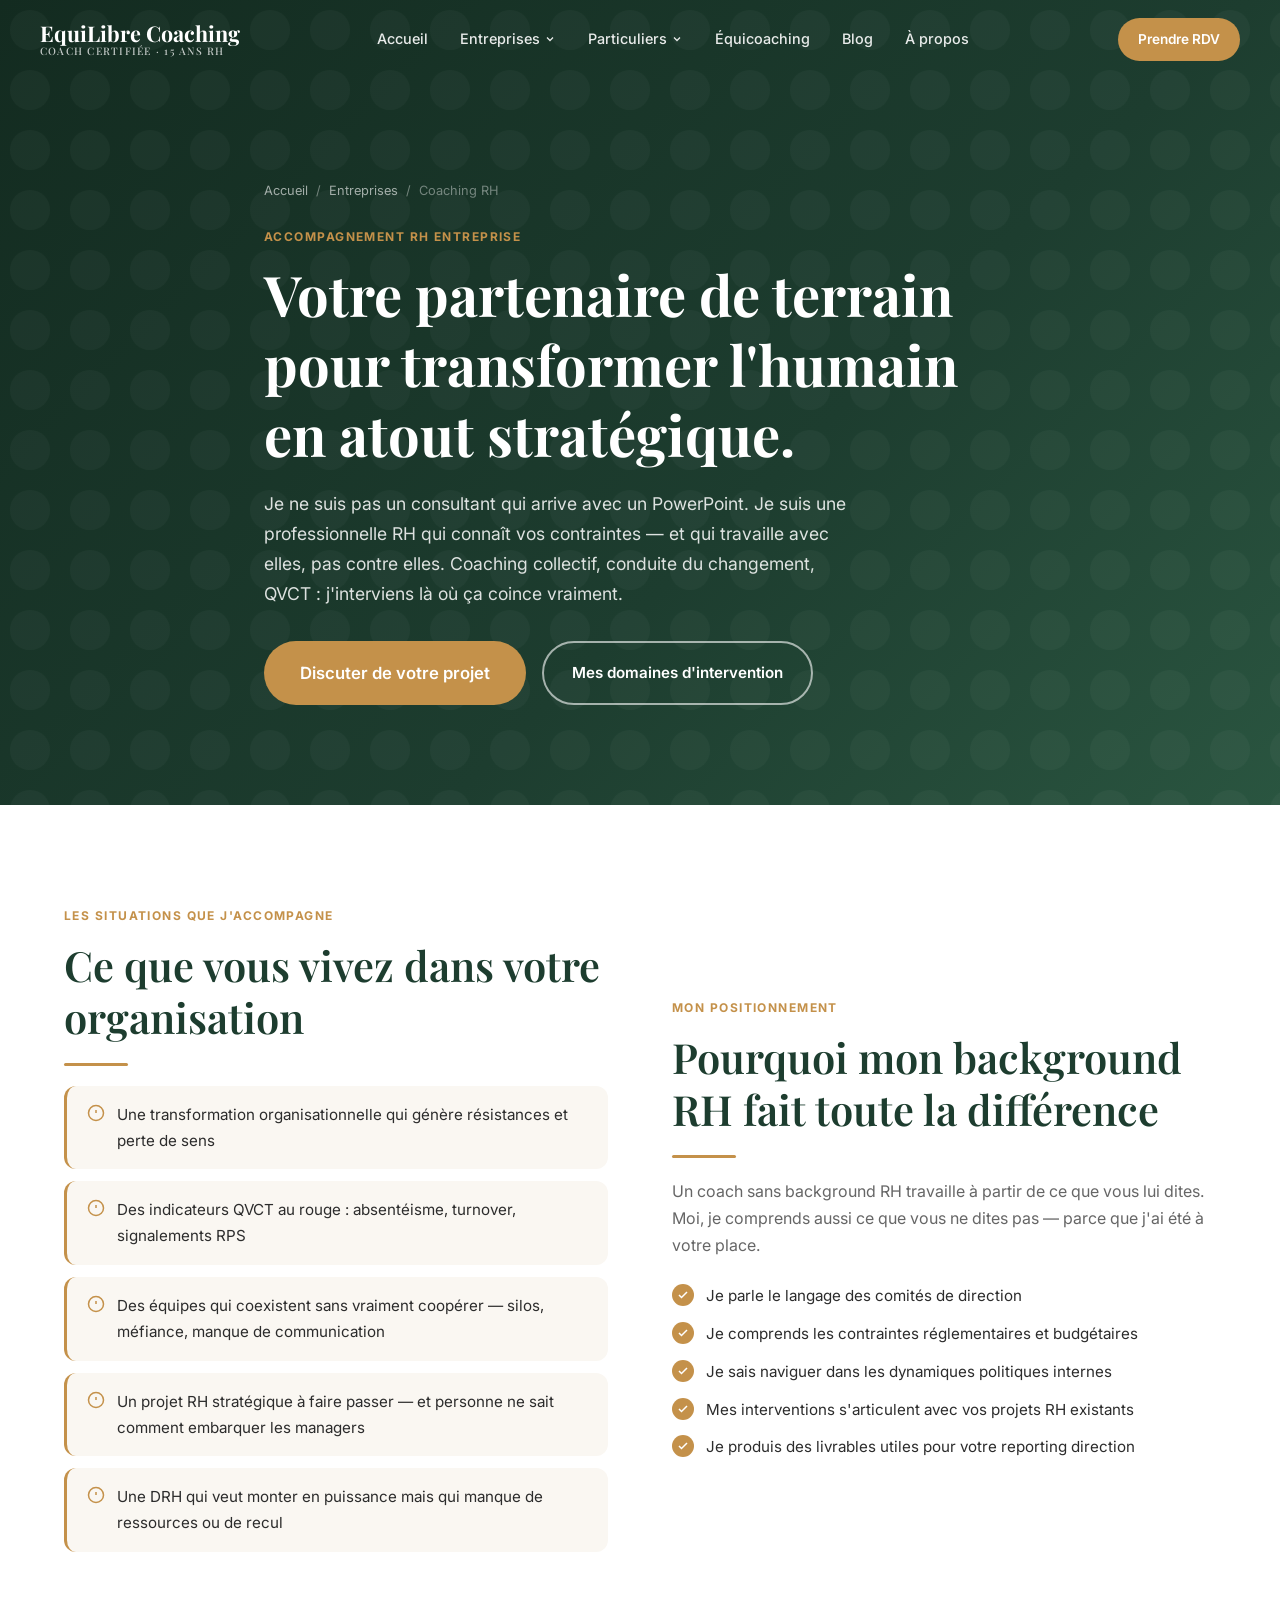
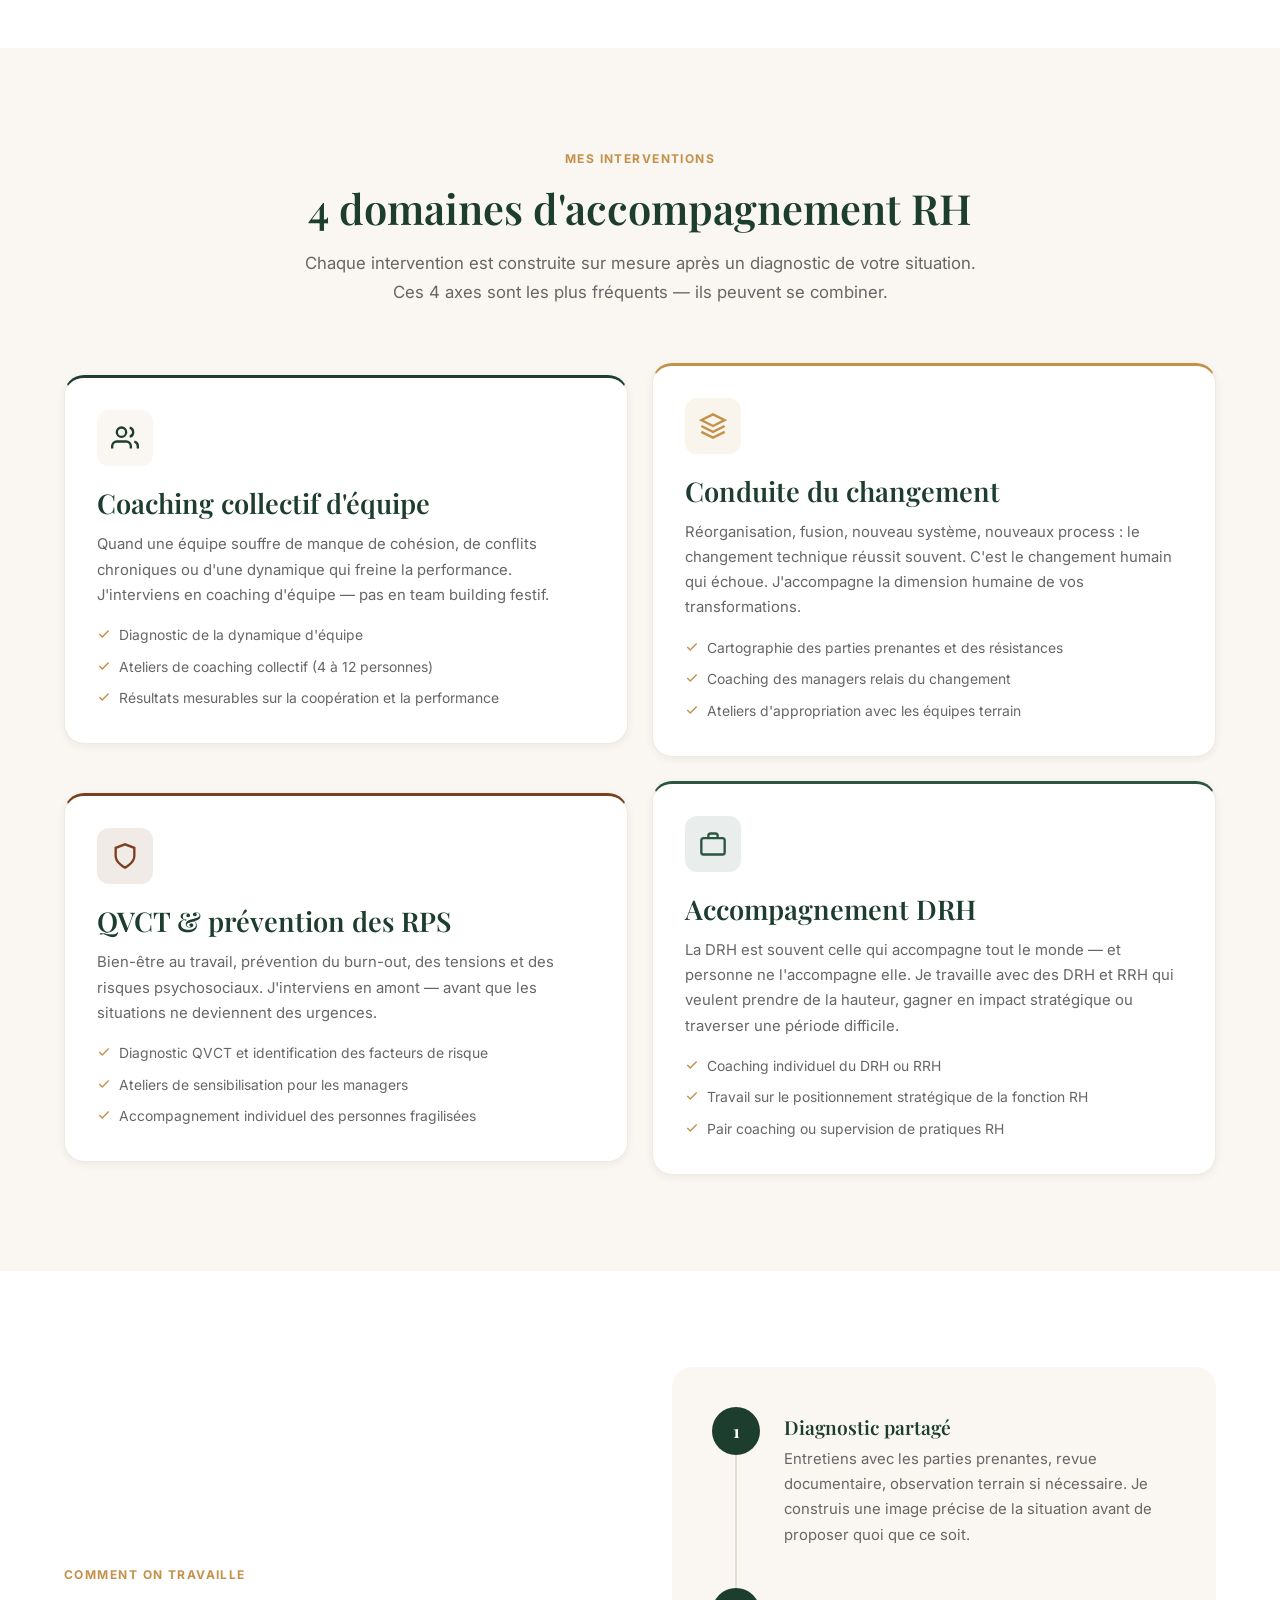
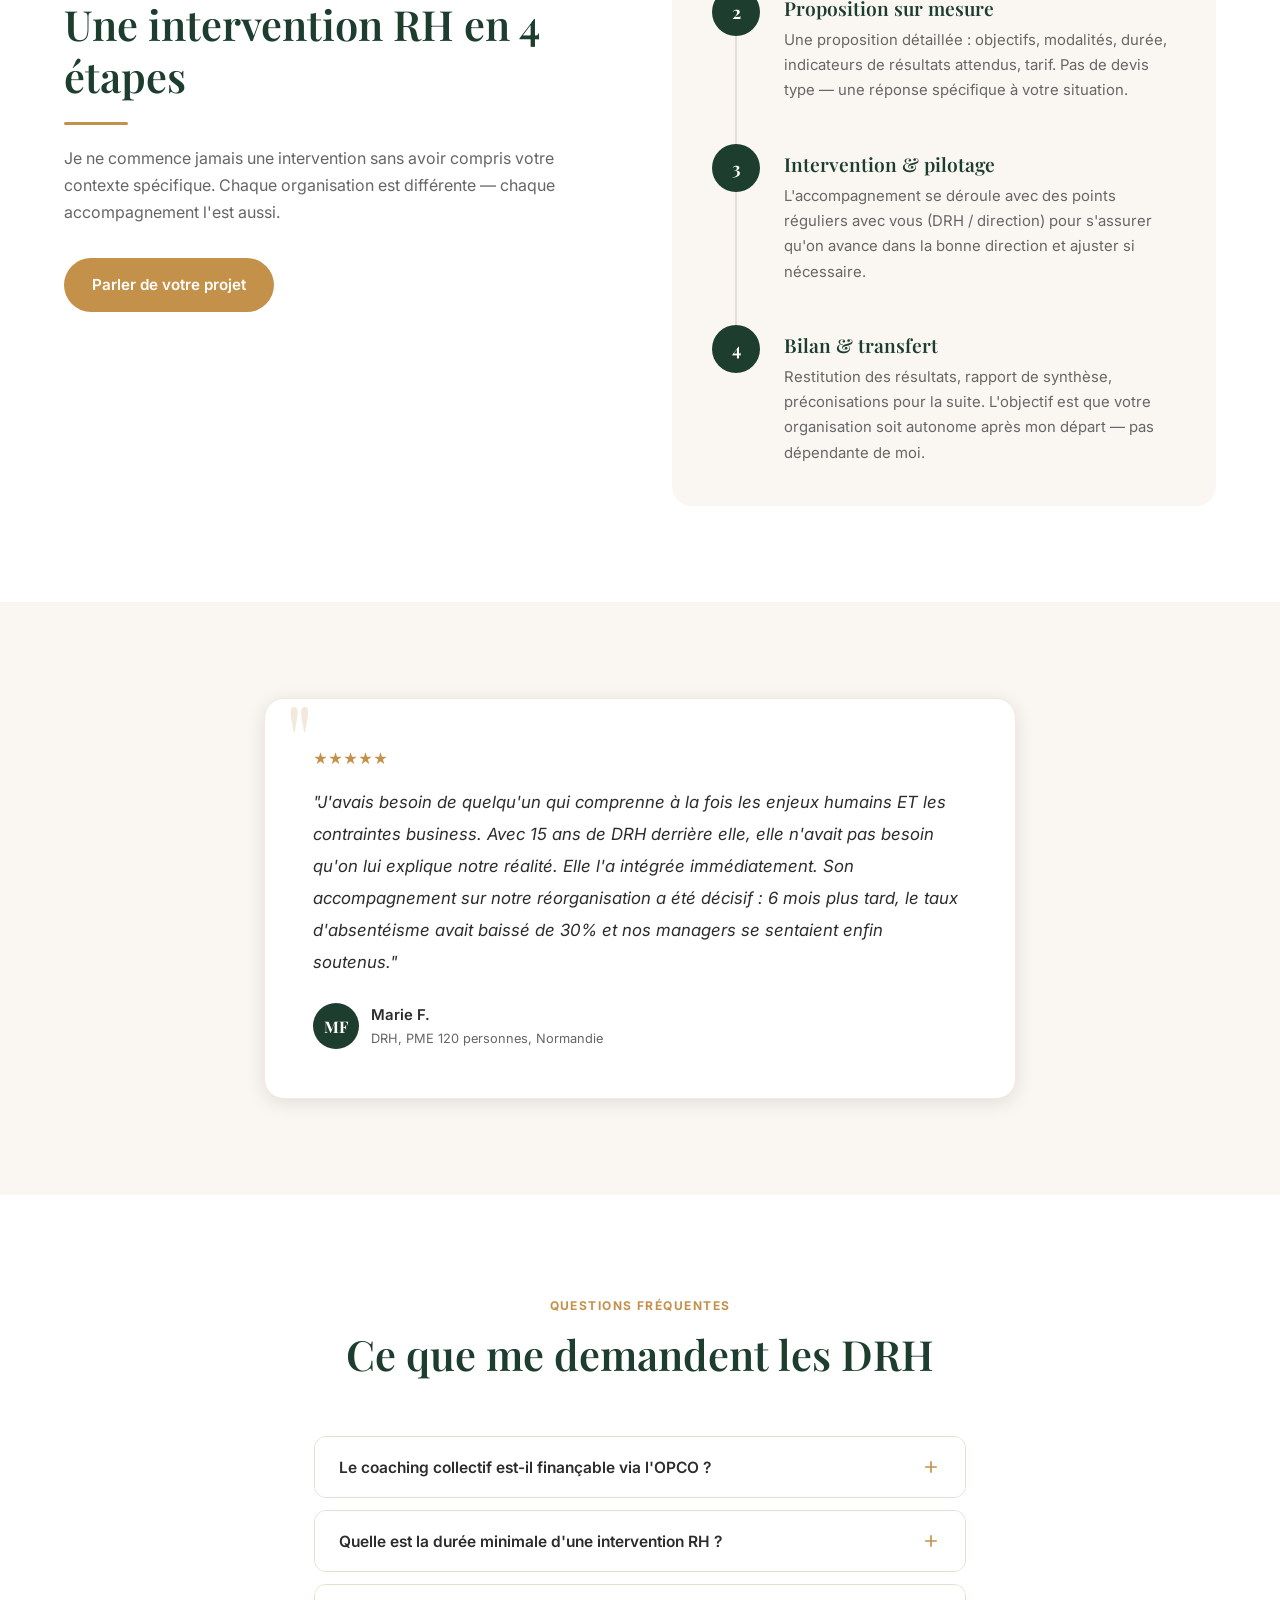
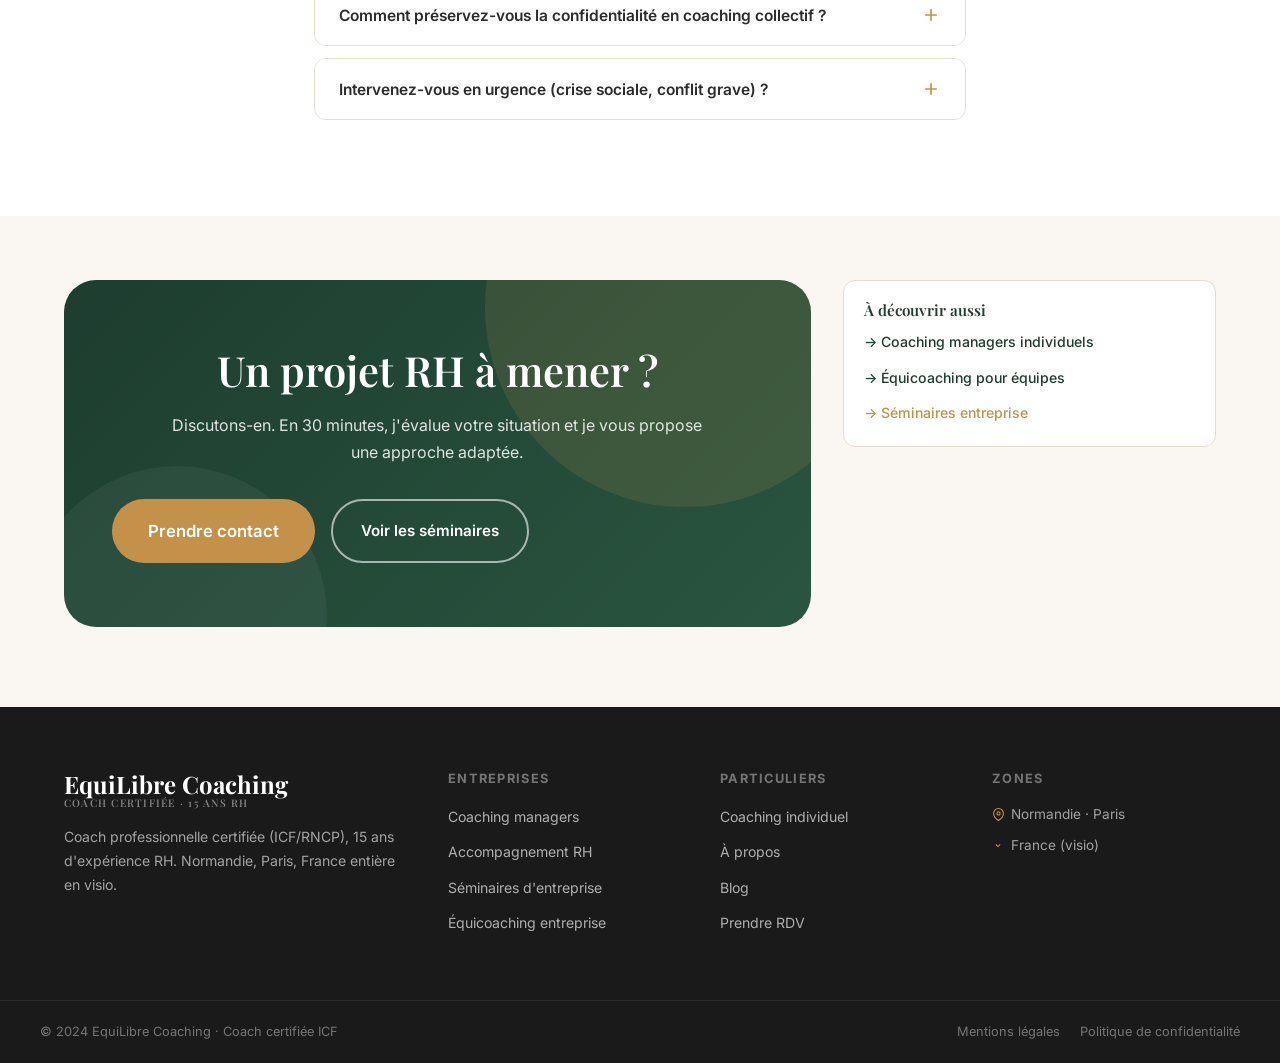
<file: coaching-entreprises.html>
<!DOCTYPE html>
<html lang="fr">
<head>
  <meta charset="UTF-8" />
  <meta name="viewport" content="width=device-width, initial-scale=1.0" />
  <title>Coaching RH Entreprise | Accompagnement DRH & Collectif | Normandie Paris</title>
  <meta name="description" content="Coaching collectif, conduite du changement, QVCT. Coach RH certifiée avec 15 ans d'expérience terrain. Partenaire des DRH en Normandie, Paris et en visio." />
  <meta name="keywords" content="coaching RH entreprise, accompagnement DRH, coaching collectif entreprise, conduite du changement coaching, QVCT coaching, coach RH Normandie, accompagnement organisationnel" />
  <link rel="canonical" href="https://www.equilibre-coaching.fr/coaching-entreprises.html" />
  <link rel="preconnect" href="https://fonts.googleapis.com" />
  <link rel="preconnect" href="https://fonts.gstatic.com" crossorigin />
  <link rel="stylesheet" href="css/style.css" />
  <link rel="stylesheet" href="css/mobile.css" />
</head>
<body>

  <nav class="navbar">
    <div class="navbar-inner">
      <a href="index.html" class="nav-logo"><span class="nav-logo-main">EquiLibre Coaching</span><span class="nav-logo-sub">Coach certifiée · 15 ans RH</span></a>
      <ul class="nav-menu">
        <li class="nav-item"><a href="index.html" class="nav-link">Accueil</a></li>
        <li class="nav-item">
          <a href="#" class="nav-link">Entreprises <svg viewBox="0 0 24 24" fill="none" stroke="currentColor" stroke-width="2.5" style="width:12px;height:12px;"><path d="M6 9l6 6 6-6"/></svg></a>
          <ul class="dropdown">
            <li><a href="coaching-managers.html" class="dropdown-link"><svg viewBox="0 0 24 24" fill="none" stroke="currentColor" stroke-width="2" style="width:16px;height:16px;color:#C4914A;"><path d="M17 21v-2a4 4 0 00-4-4H5a4 4 0 00-4 4v2"/><circle cx="9" cy="7" r="4"/></svg>Coaching managers</a></li>
            <li><a href="coaching-entreprises.html" class="dropdown-link"><svg viewBox="0 0 24 24" fill="none" stroke="currentColor" stroke-width="2" style="width:16px;height:16px;color:#C4914A;"><rect x="2" y="7" width="20" height="14" rx="2"/><path d="M16 7V5a2 2 0 00-2-2h-4a2 2 0 00-2 2v2"/></svg>Coaching RH</a></li>
            <li><a href="seminaires.html" class="dropdown-link"><svg viewBox="0 0 24 24" fill="none" stroke="currentColor" stroke-width="2" style="width:16px;height:16px;color:#C4914A;"><path d="M17 21v-2a4 4 0 00-4-4H5a4 4 0 00-4 4v2"/><circle cx="9" cy="7" r="4"/><path d="M20 7l-4 4-2-2"/></svg>Séminaires</a></li>
          </ul>
        </li>
        <li class="nav-item">
          <a href="#" class="nav-link">Particuliers <svg viewBox="0 0 24 24" fill="none" stroke="currentColor" stroke-width="2.5" style="width:12px;height:12px;"><path d="M6 9l6 6 6-6"/></svg></a>
          <ul class="dropdown"><li><a href="coaching-individuel.html" class="dropdown-link"><svg viewBox="0 0 24 24" fill="none" stroke="currentColor" stroke-width="2" style="width:16px;height:16px;color:#C4914A;"><path d="M20 21v-2a4 4 0 00-4-4H8a4 4 0 00-4 4v2"/><circle cx="12" cy="7" r="4"/></svg>Coaching individuel</a></li></ul>
        </li>
        <li class="nav-item"><a href="equicoaching.html" class="nav-link">Équicoaching</a></li>
        <li class="nav-item"><a href="blog.html" class="nav-link">Blog</a></li>
        <li class="nav-item"><a href="a-propos.html" class="nav-link">À propos</a></li>
      </ul>
      <a href="contact.html" class="btn btn-primary btn-sm nav-cta">Prendre RDV</a>
      <button class="hamburger" aria-label="Menu"><span></span><span></span><span></span></button>
    </div>
  </nav>
  <nav class="mobile-nav">
    <a href="index.html" class="mobile-nav-link">Accueil</a>
    <span class="mobile-nav-label">Entreprises</span>
    <div class="mobile-nav-sub">
      <a href="coaching-managers.html" class="mobile-nav-link">Coaching managers</a>
      <a href="coaching-entreprises.html" class="mobile-nav-link">Coaching RH</a>
      <a href="seminaires.html" class="mobile-nav-link">Séminaires</a>
    </div>
    <a href="coaching-individuel.html" class="mobile-nav-link">Coaching individuel</a>
    <a href="equicoaching.html" class="mobile-nav-link">Équicoaching</a>
    <a href="blog.html" class="mobile-nav-link">Blog</a>
    <a href="a-propos.html" class="mobile-nav-link">À propos</a>
    <a href="contact.html" class="btn btn-primary mobile-nav-cta">Prendre RDV</a>
  </nav>

  <main>
    <div class="page-hero">
      <div class="container">
        <div class="breadcrumb"><a href="index.html">Accueil</a><span>/</span><a href="#">Entreprises</a><span>/</span><span>Coaching RH</span></div>
        <span class="section-label">Accompagnement RH entreprise</span>
        <h1>Votre partenaire de terrain pour transformer l'humain en atout stratégique.</h1>
        <p>Je ne suis pas un consultant qui arrive avec un PowerPoint. Je suis une professionnelle RH qui connaît vos contraintes — et qui travaille avec elles, pas contre elles. Coaching collectif, conduite du changement, QVCT : j'interviens là où ça coince vraiment.</p>
        <div class="btn-group" style="margin-top:32px;">
          <a href="contact.html" class="btn btn-primary btn-lg">Discuter de votre projet</a>
          <a href="#domaines" class="btn btn-outline-white">Mes domaines d'intervention</a>
        </div>
      </div>
    </div>

    <!-- PROBLÈMES -->
    <section class="section">
      <div class="container">
        <div class="grid-2" style="gap:64px;">
          <div class="reveal">
            <span class="section-label">Les situations que j'accompagne</span>
            <h2>Ce que vous vivez dans votre organisation</h2>
            <div class="divider"></div>
            <div class="problem-list">
              <div class="problem-item"><svg viewBox="0 0 24 24" fill="none" stroke="currentColor" stroke-width="2"><circle cx="12" cy="12" r="10"/><path d="M12 8v4m0 4h.01"/></svg>Une transformation organisationnelle qui génère résistances et perte de sens</div>
              <div class="problem-item"><svg viewBox="0 0 24 24" fill="none" stroke="currentColor" stroke-width="2"><circle cx="12" cy="12" r="10"/><path d="M12 8v4m0 4h.01"/></svg>Des indicateurs QVCT au rouge : absentéisme, turnover, signalements RPS</div>
              <div class="problem-item"><svg viewBox="0 0 24 24" fill="none" stroke="currentColor" stroke-width="2"><circle cx="12" cy="12" r="10"/><path d="M12 8v4m0 4h.01"/></svg>Des équipes qui coexistent sans vraiment coopérer — silos, méfiance, manque de communication</div>
              <div class="problem-item"><svg viewBox="0 0 24 24" fill="none" stroke="currentColor" stroke-width="2"><circle cx="12" cy="12" r="10"/><path d="M12 8v4m0 4h.01"/></svg>Un projet RH stratégique à faire passer — et personne ne sait comment embarquer les managers</div>
              <div class="problem-item"><svg viewBox="0 0 24 24" fill="none" stroke="currentColor" stroke-width="2"><circle cx="12" cy="12" r="10"/><path d="M12 8v4m0 4h.01"/></svg>Une DRH qui veut monter en puissance mais qui manque de ressources ou de recul</div>
            </div>
          </div>
          <div class="reveal reveal-delay-2">
            <span class="section-label">Mon positionnement</span>
            <h2>Pourquoi mon background RH fait toute la différence</h2>
            <div class="divider"></div>
            <p style="color:#666;margin-bottom:24px;">Un coach sans background RH travaille à partir de ce que vous lui dites. Moi, je comprends aussi ce que vous ne dites pas — parce que j'ai été à votre place.</p>
            <div class="check-list">
              <div class="check-item"><div class="check-icon"><svg viewBox="0 0 24 24" fill="none" stroke="currentColor" stroke-width="3"><path d="M20 6L9 17l-5-5"/></svg></div><span>Je parle le langage des comités de direction</span></div>
              <div class="check-item"><div class="check-icon"><svg viewBox="0 0 24 24" fill="none" stroke="currentColor" stroke-width="3"><path d="M20 6L9 17l-5-5"/></svg></div><span>Je comprends les contraintes réglementaires et budgétaires</span></div>
              <div class="check-item"><div class="check-icon"><svg viewBox="0 0 24 24" fill="none" stroke="currentColor" stroke-width="3"><path d="M20 6L9 17l-5-5"/></svg></div><span>Je sais naviguer dans les dynamiques politiques internes</span></div>
              <div class="check-item"><div class="check-icon"><svg viewBox="0 0 24 24" fill="none" stroke="currentColor" stroke-width="3"><path d="M20 6L9 17l-5-5"/></svg></div><span>Mes interventions s'articulent avec vos projets RH existants</span></div>
              <div class="check-item"><div class="check-icon"><svg viewBox="0 0 24 24" fill="none" stroke="currentColor" stroke-width="3"><path d="M20 6L9 17l-5-5"/></svg></div><span>Je produis des livrables utiles pour votre reporting direction</span></div>
            </div>
          </div>
        </div>
      </div>
    </section>

    <!-- DOMAINES -->
    <section class="section section-light" id="domaines">
      <div class="container">
        <div class="section-header reveal">
          <span class="section-label">Mes interventions</span>
          <h2>4 domaines d'accompagnement RH</h2>
          <p>Chaque intervention est construite sur mesure après un diagnostic de votre situation. Ces 4 axes sont les plus fréquents — ils peuvent se combiner.</p>
        </div>
        <div class="grid-2" style="gap:24px;">
          <div class="card reveal reveal-delay-1" style="border-top:3px solid #1D3D2F;">
            <div class="card-icon"><svg viewBox="0 0 24 24" fill="none" stroke="currentColor" stroke-width="2"><path d="M17 21v-2a4 4 0 00-4-4H5a4 4 0 00-4 4v2"/><circle cx="9" cy="7" r="4"/><path d="M23 21v-2a4 4 0 00-3-3.87M16 3.13a4 4 0 010 7.75"/></svg></div>
            <h3>Coaching collectif d'équipe</h3>
            <p style="color:#666;font-size:0.93rem;margin-bottom:16px;">Quand une équipe souffre de manque de cohésion, de conflits chroniques ou d'une dynamique qui freine la performance. J'interviens en coaching d'équipe — pas en team building festif.</p>
            <ul style="display:flex;flex-direction:column;gap:8px;">
              <li style="font-size:0.87rem;color:#666;display:flex;gap:8px;"><svg style="width:14px;height:14px;color:#C4914A;flex-shrink:0;margin-top:3px;" viewBox="0 0 24 24" fill="none" stroke="currentColor" stroke-width="2.5"><path d="M20 6L9 17l-5-5"/></svg>Diagnostic de la dynamique d'équipe</li>
              <li style="font-size:0.87rem;color:#666;display:flex;gap:8px;"><svg style="width:14px;height:14px;color:#C4914A;flex-shrink:0;margin-top:3px;" viewBox="0 0 24 24" fill="none" stroke="currentColor" stroke-width="2.5"><path d="M20 6L9 17l-5-5"/></svg>Ateliers de coaching collectif (4 à 12 personnes)</li>
              <li style="font-size:0.87rem;color:#666;display:flex;gap:8px;"><svg style="width:14px;height:14px;color:#C4914A;flex-shrink:0;margin-top:3px;" viewBox="0 0 24 24" fill="none" stroke="currentColor" stroke-width="2.5"><path d="M20 6L9 17l-5-5"/></svg>Résultats mesurables sur la coopération et la performance</li>
            </ul>
          </div>
          <div class="card reveal reveal-delay-2" style="border-top:3px solid #C4914A;">
            <div class="card-icon" style="background:rgba(196,145,74,0.1);color:#C4914A;"><svg viewBox="0 0 24 24" fill="none" stroke="currentColor" stroke-width="2"><path d="M12 2L2 7l10 5 10-5-10-5z"/><path d="M2 17l10 5 10-5M2 12l10 5 10-5"/></svg></div>
            <h3>Conduite du changement</h3>
            <p style="color:#666;font-size:0.93rem;margin-bottom:16px;">Réorganisation, fusion, nouveau système, nouveaux process : le changement technique réussit souvent. C'est le changement humain qui échoue. J'accompagne la dimension humaine de vos transformations.</p>
            <ul style="display:flex;flex-direction:column;gap:8px;">
              <li style="font-size:0.87rem;color:#666;display:flex;gap:8px;"><svg style="width:14px;height:14px;color:#C4914A;flex-shrink:0;margin-top:3px;" viewBox="0 0 24 24" fill="none" stroke="currentColor" stroke-width="2.5"><path d="M20 6L9 17l-5-5"/></svg>Cartographie des parties prenantes et des résistances</li>
              <li style="font-size:0.87rem;color:#666;display:flex;gap:8px;"><svg style="width:14px;height:14px;color:#C4914A;flex-shrink:0;margin-top:3px;" viewBox="0 0 24 24" fill="none" stroke="currentColor" stroke-width="2.5"><path d="M20 6L9 17l-5-5"/></svg>Coaching des managers relais du changement</li>
              <li style="font-size:0.87rem;color:#666;display:flex;gap:8px;"><svg style="width:14px;height:14px;color:#C4914A;flex-shrink:0;margin-top:3px;" viewBox="0 0 24 24" fill="none" stroke="currentColor" stroke-width="2.5"><path d="M20 6L9 17l-5-5"/></svg>Ateliers d'appropriation avec les équipes terrain</li>
            </ul>
          </div>
          <div class="card reveal reveal-delay-3" style="border-top:3px solid #7B3F20;">
            <div class="card-icon" style="background:rgba(123,63,32,0.1);color:#7B3F20;"><svg viewBox="0 0 24 24" fill="none" stroke="currentColor" stroke-width="2"><path d="M12 22s8-4 8-10V5l-8-3-8 3v7c0 6 8 10 8 10z"/></svg></div>
            <h3>QVCT & prévention des RPS</h3>
            <p style="color:#666;font-size:0.93rem;margin-bottom:16px;">Bien-être au travail, prévention du burn-out, des tensions et des risques psychosociaux. J'interviens en amont — avant que les situations ne deviennent des urgences.</p>
            <ul style="display:flex;flex-direction:column;gap:8px;">
              <li style="font-size:0.87rem;color:#666;display:flex;gap:8px;"><svg style="width:14px;height:14px;color:#C4914A;flex-shrink:0;margin-top:3px;" viewBox="0 0 24 24" fill="none" stroke="currentColor" stroke-width="2.5"><path d="M20 6L9 17l-5-5"/></svg>Diagnostic QVCT et identification des facteurs de risque</li>
              <li style="font-size:0.87rem;color:#666;display:flex;gap:8px;"><svg style="width:14px;height:14px;color:#C4914A;flex-shrink:0;margin-top:3px;" viewBox="0 0 24 24" fill="none" stroke="currentColor" stroke-width="2.5"><path d="M20 6L9 17l-5-5"/></svg>Ateliers de sensibilisation pour les managers</li>
              <li style="font-size:0.87rem;color:#666;display:flex;gap:8px;"><svg style="width:14px;height:14px;color:#C4914A;flex-shrink:0;margin-top:3px;" viewBox="0 0 24 24" fill="none" stroke="currentColor" stroke-width="2.5"><path d="M20 6L9 17l-5-5"/></svg>Accompagnement individuel des personnes fragilisées</li>
            </ul>
          </div>
          <div class="card reveal reveal-delay-4" style="border-top:3px solid #2A5540;">
            <div class="card-icon" style="background:rgba(42,85,64,0.1);color:#2A5540;"><svg viewBox="0 0 24 24" fill="none" stroke="currentColor" stroke-width="2"><rect x="2" y="7" width="20" height="14" rx="2"/><path d="M16 7V5a2 2 0 00-2-2h-4a2 2 0 00-2 2v2"/></svg></div>
            <h3>Accompagnement DRH</h3>
            <p style="color:#666;font-size:0.93rem;margin-bottom:16px;">La DRH est souvent celle qui accompagne tout le monde — et personne ne l'accompagne elle. Je travaille avec des DRH et RRH qui veulent prendre de la hauteur, gagner en impact stratégique ou traverser une période difficile.</p>
            <ul style="display:flex;flex-direction:column;gap:8px;">
              <li style="font-size:0.87rem;color:#666;display:flex;gap:8px;"><svg style="width:14px;height:14px;color:#C4914A;flex-shrink:0;margin-top:3px;" viewBox="0 0 24 24" fill="none" stroke="currentColor" stroke-width="2.5"><path d="M20 6L9 17l-5-5"/></svg>Coaching individuel du DRH ou RRH</li>
              <li style="font-size:0.87rem;color:#666;display:flex;gap:8px;"><svg style="width:14px;height:14px;color:#C4914A;flex-shrink:0;margin-top:3px;" viewBox="0 0 24 24" fill="none" stroke="currentColor" stroke-width="2.5"><path d="M20 6L9 17l-5-5"/></svg>Travail sur le positionnement stratégique de la fonction RH</li>
              <li style="font-size:0.87rem;color:#666;display:flex;gap:8px;"><svg style="width:14px;height:14px;color:#C4914A;flex-shrink:0;margin-top:3px;" viewBox="0 0 24 24" fill="none" stroke="currentColor" stroke-width="2.5"><path d="M20 6L9 17l-5-5"/></svg>Pair coaching ou supervision de pratiques RH</li>
            </ul>
          </div>
        </div>
      </div>
    </section>

    <!-- PROCESSUS -->
    <section class="section">
      <div class="container">
        <div class="grid-2" style="gap:64px;align-items:center;">
          <div class="reveal">
            <span class="section-label">Comment on travaille</span>
            <h2>Une intervention RH en 4 étapes</h2>
            <div class="divider"></div>
            <p style="color:#666;margin-bottom:32px;">Je ne commence jamais une intervention sans avoir compris votre contexte spécifique. Chaque organisation est différente — chaque accompagnement l'est aussi.</p>
            <a href="contact.html" class="btn btn-primary">Parler de votre projet</a>
          </div>
          <div class="reveal reveal-delay-2">
            <div style="background:#FAF7F2;border-radius:20px;padding:40px;">
              <div class="process-steps">
                <div class="process-step">
                  <div class="process-step-number">1</div>
                  <div class="process-step-content">
                    <h4>Diagnostic partagé</h4>
                    <p>Entretiens avec les parties prenantes, revue documentaire, observation terrain si nécessaire. Je construis une image précise de la situation avant de proposer quoi que ce soit.</p>
                  </div>
                </div>
                <div class="process-step">
                  <div class="process-step-number">2</div>
                  <div class="process-step-content">
                    <h4>Proposition sur mesure</h4>
                    <p>Une proposition détaillée : objectifs, modalités, durée, indicateurs de résultats attendus, tarif. Pas de devis type — une réponse spécifique à votre situation.</p>
                  </div>
                </div>
                <div class="process-step">
                  <div class="process-step-number">3</div>
                  <div class="process-step-content">
                    <h4>Intervention & pilotage</h4>
                    <p>L'accompagnement se déroule avec des points réguliers avec vous (DRH / direction) pour s'assurer qu'on avance dans la bonne direction et ajuster si nécessaire.</p>
                  </div>
                </div>
                <div class="process-step">
                  <div class="process-step-number">4</div>
                  <div class="process-step-content">
                    <h4>Bilan & transfert</h4>
                    <p>Restitution des résultats, rapport de synthèse, préconisations pour la suite. L'objectif est que votre organisation soit autonome après mon départ — pas dépendante de moi.</p>
                  </div>
                </div>
              </div>
            </div>
          </div>
        </div>
      </div>
    </section>

    <!-- TÉMOIGNAGE -->
    <section class="section section-light">
      <div class="container" style="max-width:800px;">
        <div class="testimonial-card reveal" style="background:#fff;padding:48px;">
          <div class="stars">★★★★★</div>
          <p class="testimonial-text" style="font-size:1.05rem;line-height:1.9;">"J'avais besoin de quelqu'un qui comprenne à la fois les enjeux humains ET les contraintes business. Avec 15 ans de DRH derrière elle, elle n'avait pas besoin qu'on lui explique notre réalité. Elle l'a intégrée immédiatement. Son accompagnement sur notre réorganisation a été décisif : 6 mois plus tard, le taux d'absentéisme avait baissé de 30% et nos managers se sentaient enfin soutenus."</p>
          <div class="testimonial-author">
            <div class="testimonial-avatar">MF</div>
            <div>
              <div class="testimonial-name">Marie F.</div>
              <div class="testimonial-role">DRH, PME 120 personnes, Normandie</div>
            </div>
          </div>
        </div>
      </div>
    </section>

    <!-- FAQ -->
    <section class="section">
      <div class="container" style="max-width:700px;">
        <div class="section-header reveal">
          <span class="section-label">Questions fréquentes</span>
          <h2>Ce que me demandent les DRH</h2>
        </div>
        <div class="faq-list">
          <div class="faq-item">
            <button class="faq-question">Le coaching collectif est-il finançable via l'OPCO ?<svg viewBox="0 0 24 24" fill="none" stroke="currentColor" stroke-width="2"><path d="M12 5v14M5 12h14"/></svg></button>
            <div class="faq-answer"><div class="faq-answer-inner">Oui. Mes interventions sont déclarées en tant qu'action de formation (numéro NDA). Le coaching collectif d'équipe et les ateliers de développement managérial sont éligibles aux financements OPCO. Je vous accompagne dans la constitution du dossier.</div></div>
          </div>
          <div class="faq-item">
            <button class="faq-question">Quelle est la durée minimale d'une intervention RH ?<svg viewBox="0 0 24 24" fill="none" stroke="currentColor" stroke-width="2"><path d="M12 5v14M5 12h14"/></svg></button>
            <div class="faq-answer"><div class="faq-answer-inner">Pour un coaching collectif d'équipe : minimum 3 séances (soit environ 3 mois). Pour un accompagnement conduite du changement : minimum 4 à 6 mois. Des interventions plus courtes (diagnostic, atelier ponctuel) sont possibles mais ne permettent pas un travail en profondeur.</div></div>
          </div>
          <div class="faq-item">
            <button class="faq-question">Comment préservez-vous la confidentialité en coaching collectif ?<svg viewBox="0 0 24 24" fill="none" stroke="currentColor" stroke-width="2"><path d="M12 5v14M5 12h14"/></svg></button>
            <div class="faq-answer"><div class="faq-answer-inner">En coaching collectif, une charte de confidentialité est signée par tous les participants dès la première séance. Ce qui se dit dans le groupe reste dans le groupe. Les restitutions à la direction sont toujours synthétiques, non-nominatives, et validées par le groupe au préalable.</div></div>
          </div>
          <div class="faq-item">
            <button class="faq-question">Intervenez-vous en urgence (crise sociale, conflit grave) ?<svg viewBox="0 0 24 24" fill="none" stroke="currentColor" stroke-width="2"><path d="M12 5v14M5 12h14"/></svg></button>
            <div class="faq-answer"><div class="faq-answer-inner">Oui, je peux intervenir en urgence sur des situations de crise sociale ou de conflit grave. Dans ce cas, je commence toujours par une phase de diagnostic rapide (2 à 3 jours) avant de proposer une modalité d'intervention. Contactez-moi directement par téléphone pour les urgences.</div></div>
          </div>
        </div>
      </div>
    </section>

    <!-- CTA + LIENS -->
    <section style="padding:64px 24px 80px;background:#FAF7F2;">
      <div class="container">
        <div style="display:grid;grid-template-columns:2fr 1fr;gap:32px;">
          <div class="cta-banner reveal">
            <h2>Un projet RH à mener ?</h2>
            <p>Discutons-en. En 30 minutes, j'évalue votre situation et je vous propose une approche adaptée.</p>
            <div class="btn-group">
              <a href="contact.html" class="btn btn-primary btn-lg">Prendre contact</a>
              <a href="seminaires.html" class="btn btn-outline-white">Voir les séminaires</a>
            </div>
          </div>
          <div style="display:flex;flex-direction:column;gap:12px;">
            <div style="padding:20px;background:#fff;border-radius:12px;border:1px solid #E5DDD0;">
              <h4 style="font-size:0.95rem;margin-bottom:8px;">À découvrir aussi</h4>
              <ul style="display:flex;flex-direction:column;gap:8px;">
                <li><a href="coaching-managers.html" style="font-size:0.88rem;color:#1D3D2F;font-weight:500;">→ Coaching managers individuels</a></li>
                <li><a href="equicoaching.html" style="font-size:0.88rem;color:#1D3D2F;font-weight:500;">→ Équicoaching pour équipes</a></li>
                <li><a href="seminaires.html" style="font-size:0.88rem;color:#C4914A;font-weight:500;">→ Séminaires entreprise</a></li>
              </ul>
            </div>
          </div>
        </div>
      </div>
    </section>
  </main>

  <footer>
    <div class="footer-main">
      <div class="footer-brand"><div class="nav-logo"><span class="nav-logo-main">EquiLibre Coaching</span><span class="nav-logo-sub">Coach certifiée · 15 ans RH</span></div><p>Coach professionnelle certifiée (ICF/RNCP), 15 ans d'expérience RH. Normandie, Paris, France entière en visio.</p></div>
      <div class="footer-col"><h5>Entreprises</h5><ul class="footer-links"><li><a href="coaching-managers.html" class="footer-link">Coaching managers</a></li><li><a href="coaching-entreprises.html" class="footer-link">Accompagnement RH</a></li><li><a href="seminaires.html" class="footer-link">Séminaires d'entreprise</a></li><li><a href="equicoaching.html" class="footer-link">Équicoaching entreprise</a></li></ul></div>
      <div class="footer-col"><h5>Particuliers</h5><ul class="footer-links"><li><a href="coaching-individuel.html" class="footer-link">Coaching individuel</a></li><li><a href="a-propos.html" class="footer-link">À propos</a></li><li><a href="blog.html" class="footer-link">Blog</a></li><li><a href="contact.html" class="footer-link">Prendre RDV</a></li></ul></div>
      <div class="footer-col"><h5>Zones</h5><div class="footer-zones"><div class="footer-zone"><svg viewBox="0 0 24 24" fill="none" stroke="currentColor" stroke-width="2" style="width:13px;height:13px;color:#C4914A;"><path d="M21 10c0 7-9 13-9 13s-9-6-9-13a9 9 0 0118 0z"/><circle cx="12" cy="10" r="3"/></svg>Normandie · Paris</div><div class="footer-zone"><svg viewBox="0 0 24 24" fill="none" stroke="currentColor" stroke-width="2" style="width:13px;height:13px;color:#C4914A;"><path d="M15 10l-4 4-4-4"/></svg>France (visio)</div></div></div>
    </div>
    <div class="footer-bottom"><div class="footer-bottom-inner"><p>© 2024 EquiLibre Coaching · Coach certifiée ICF</p><div class="footer-legal"><a href="#">Mentions légales</a><a href="#">Politique de confidentialité</a></div></div></div>
  </footer>
  <script src="js/main.js"></script>
</body>
</html>
</file>
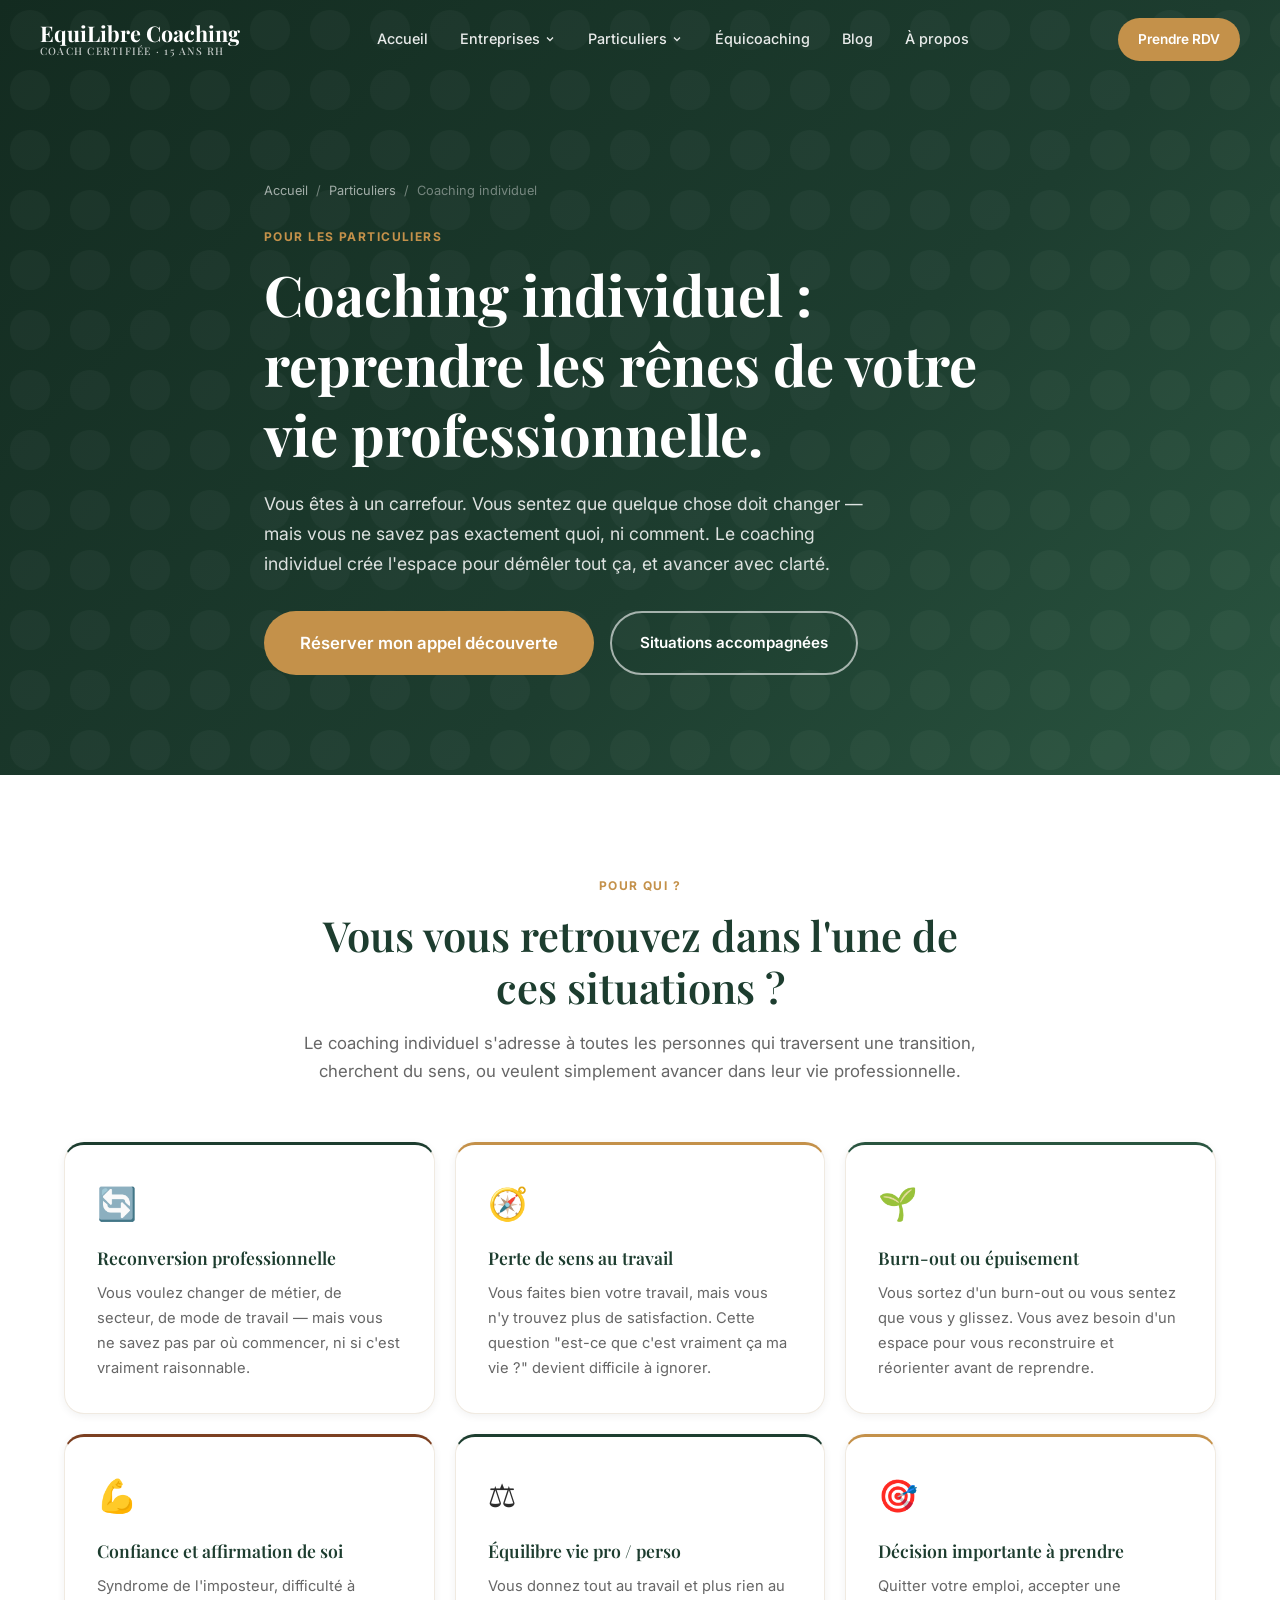
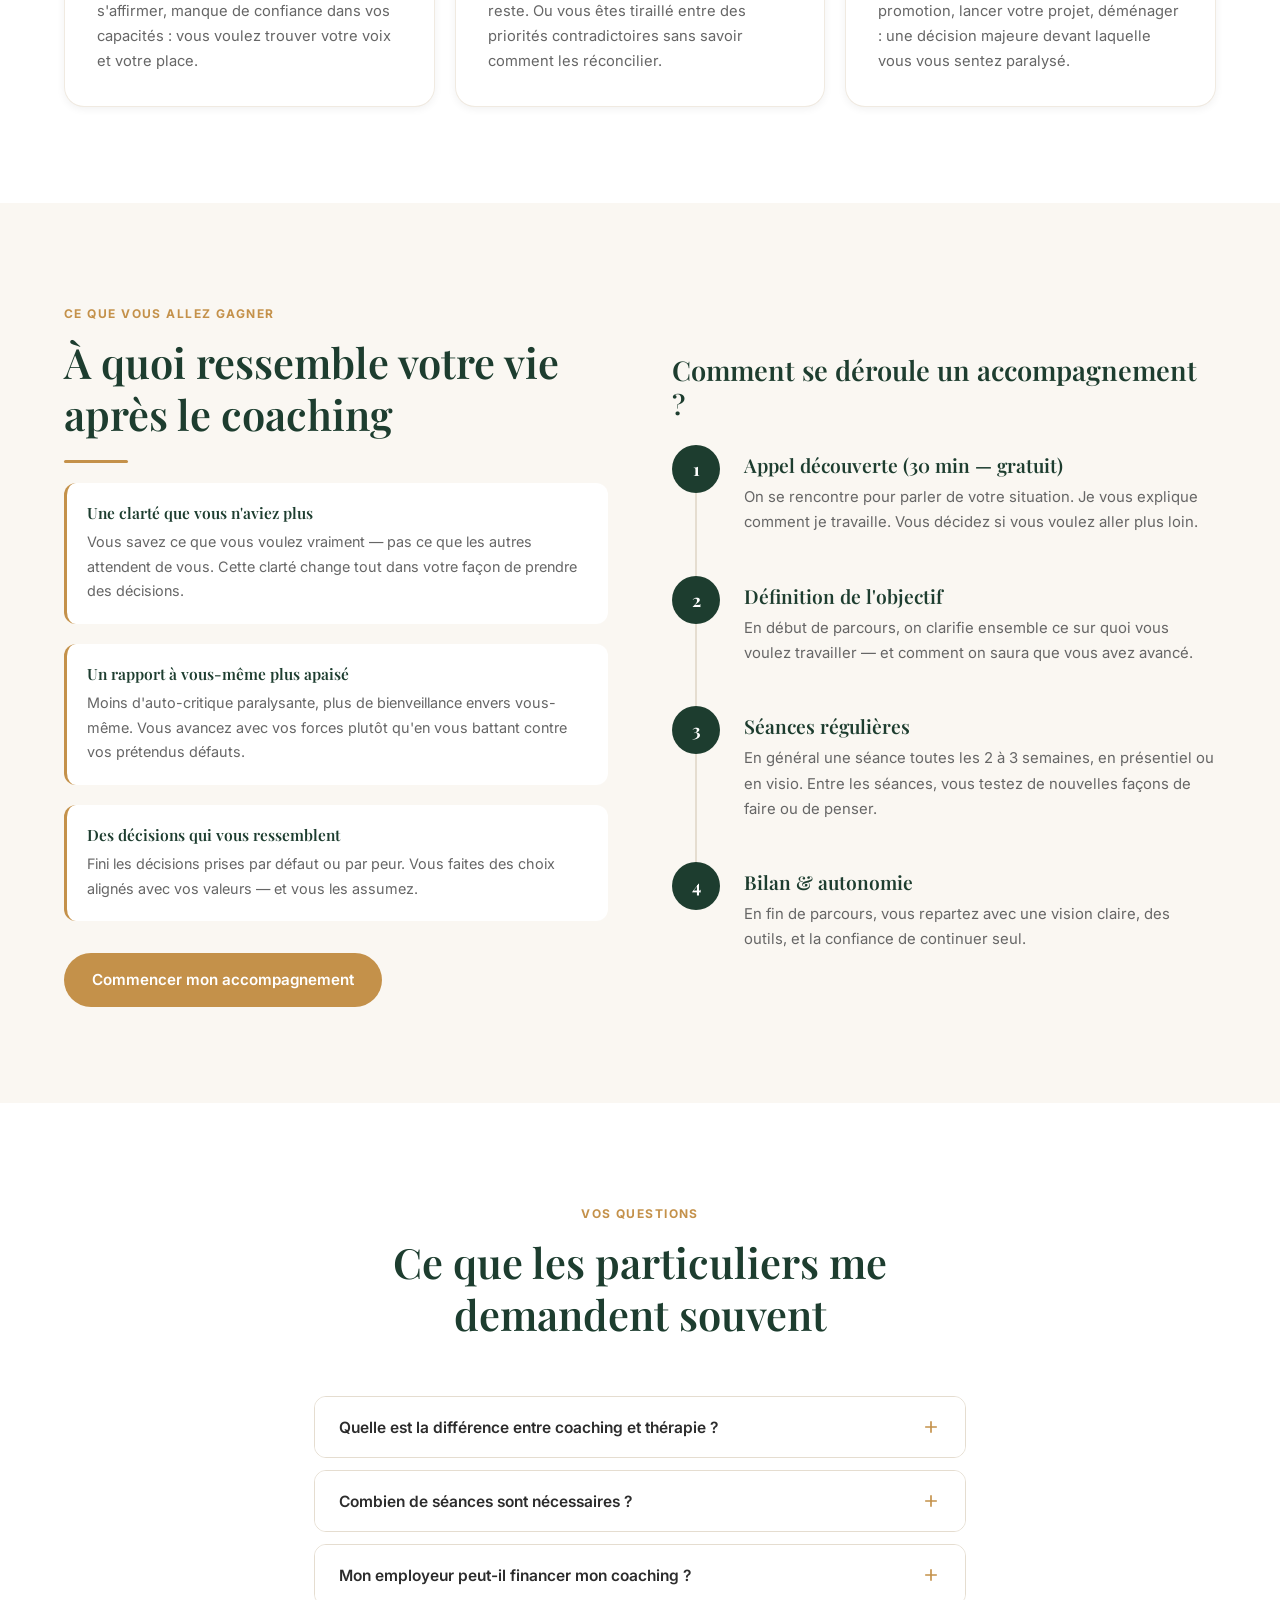
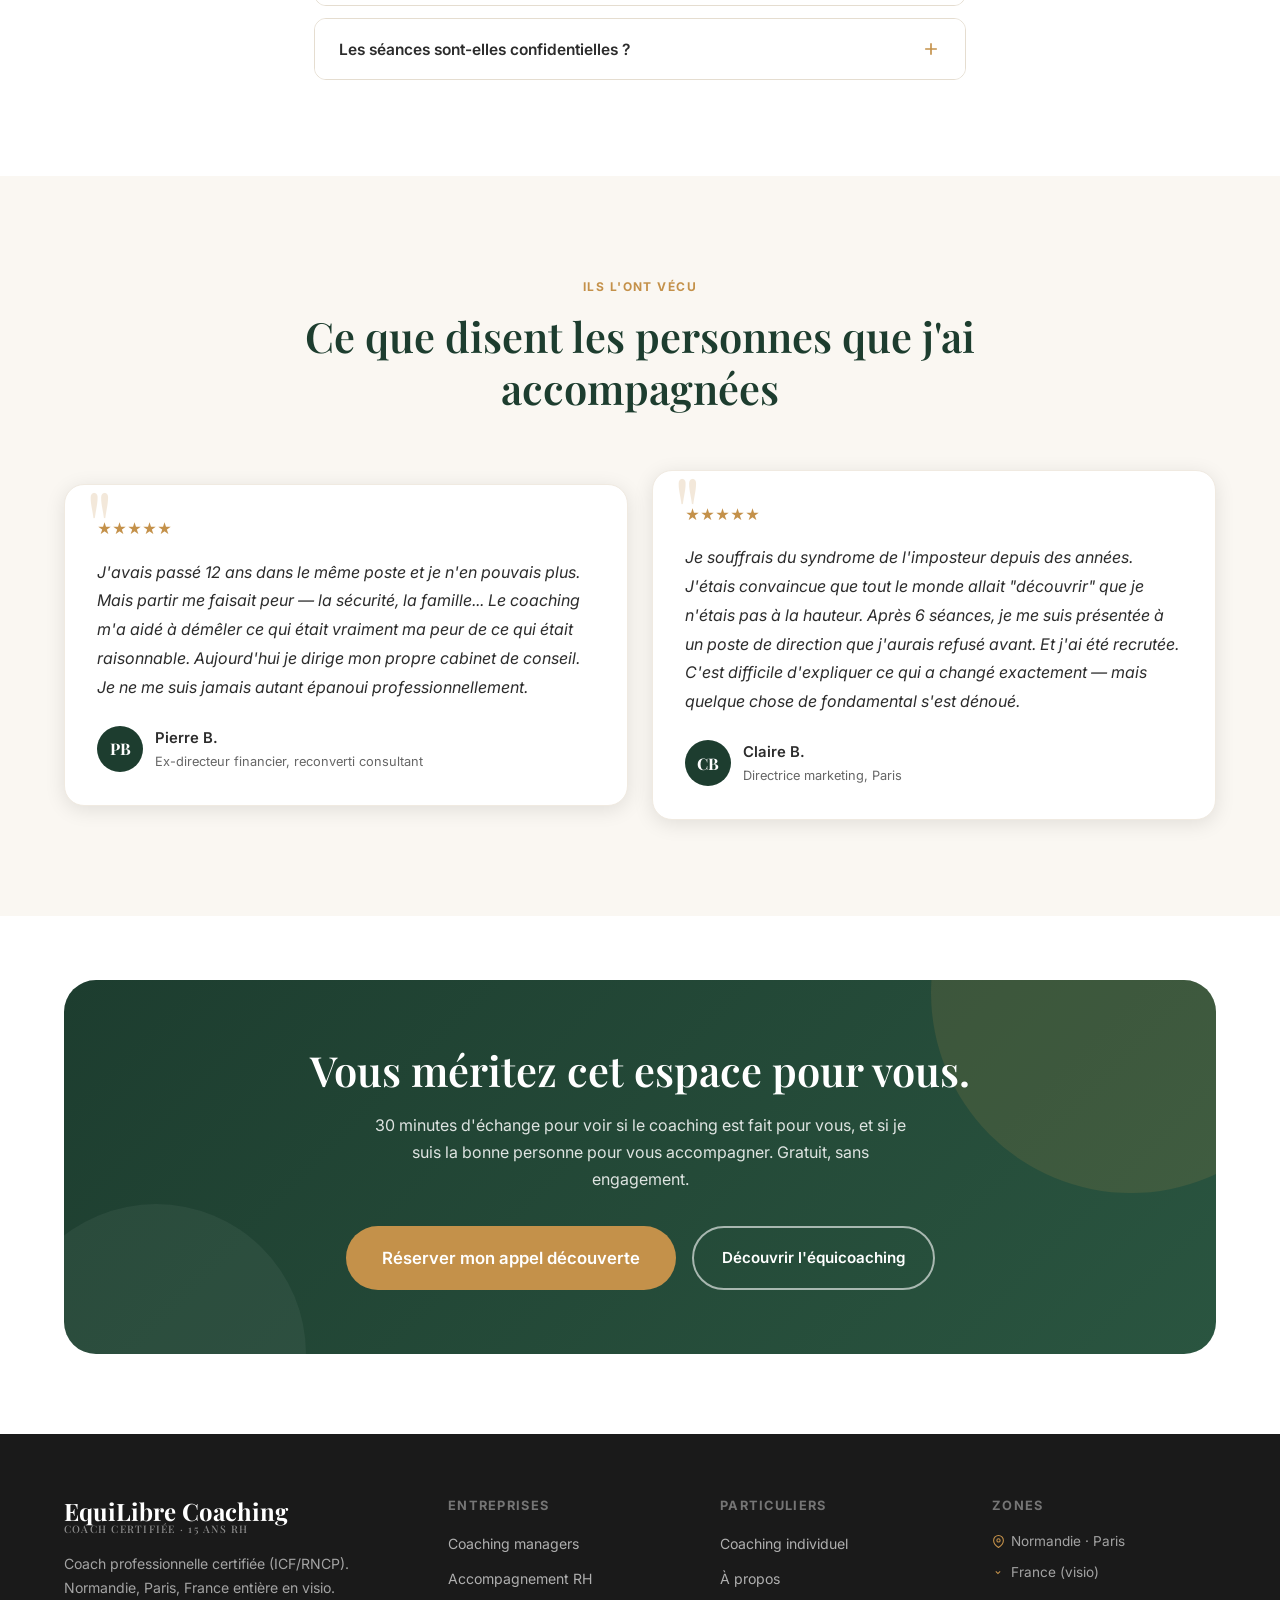
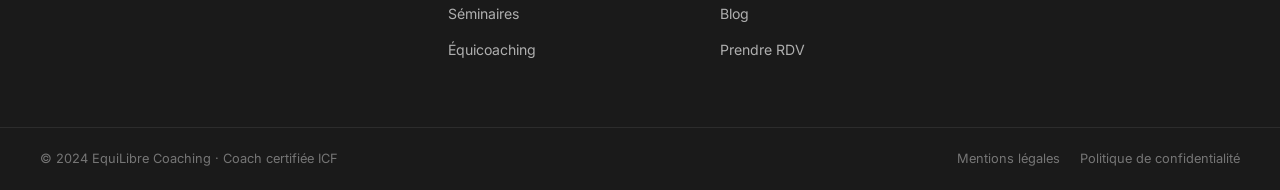
<file: coaching-individuel.html>
<!DOCTYPE html>
<html lang="fr">
<head>
  <meta charset="UTF-8" />
  <meta name="viewport" content="width=device-width, initial-scale=1.0" />
  <title>Coaching Individuel | Reconversion & Transition Professionnelle | Normandie & Paris</title>
  <meta name="description" content="Coaching professionnel certifié pour particuliers : reconversion, confiance en soi, équilibre pro/perso, sens au travail. Coach RH certifiée en Normandie et en visio." />
  <meta name="keywords" content="coaching individuel Normandie, coach professionnel particuliers, coaching reconversion professionnelle, coaching confiance en soi, coach Eure 27 particuliers, coaching transitions professionnelles" />
  <link rel="canonical" href="https://www.equilibre-coaching.fr/coaching-individuel.html" />
  <link rel="preconnect" href="https://fonts.googleapis.com" />
  <link rel="preconnect" href="https://fonts.gstatic.com" crossorigin />
  <link rel="stylesheet" href="css/style.css" />
  <link rel="stylesheet" href="css/mobile.css" />
</head>
<body>

  <nav class="navbar">
    <div class="navbar-inner">
      <a href="index.html" class="nav-logo"><span class="nav-logo-main">EquiLibre Coaching</span><span class="nav-logo-sub">Coach certifiée · 15 ans RH</span></a>
      <ul class="nav-menu">
        <li class="nav-item"><a href="index.html" class="nav-link">Accueil</a></li>
        <li class="nav-item">
          <a href="#" class="nav-link">Entreprises <svg viewBox="0 0 24 24" fill="none" stroke="currentColor" stroke-width="2.5" style="width:12px;height:12px;"><path d="M6 9l6 6 6-6"/></svg></a>
          <ul class="dropdown">
            <li><a href="coaching-managers.html" class="dropdown-link"><svg viewBox="0 0 24 24" fill="none" stroke="currentColor" stroke-width="2" style="width:16px;height:16px;color:#C4914A;"><path d="M17 21v-2a4 4 0 00-4-4H5a4 4 0 00-4 4v2"/><circle cx="9" cy="7" r="4"/></svg>Coaching managers</a></li>
            <li><a href="coaching-entreprises.html" class="dropdown-link"><svg viewBox="0 0 24 24" fill="none" stroke="currentColor" stroke-width="2" style="width:16px;height:16px;color:#C4914A;"><rect x="2" y="7" width="20" height="14" rx="2"/><path d="M16 7V5a2 2 0 00-2-2h-4a2 2 0 00-2 2v2"/></svg>Coaching RH</a></li>
            <li><a href="seminaires.html" class="dropdown-link"><svg viewBox="0 0 24 24" fill="none" stroke="currentColor" stroke-width="2" style="width:16px;height:16px;color:#C4914A;"><path d="M17 21v-2a4 4 0 00-4-4H5a4 4 0 00-4 4v2"/><circle cx="9" cy="7" r="4"/><path d="M20 7l-4 4-2-2"/></svg>Séminaires</a></li>
          </ul>
        </li>
        <li class="nav-item">
          <a href="#" class="nav-link">Particuliers <svg viewBox="0 0 24 24" fill="none" stroke="currentColor" stroke-width="2.5" style="width:12px;height:12px;"><path d="M6 9l6 6 6-6"/></svg></a>
          <ul class="dropdown"><li><a href="coaching-individuel.html" class="dropdown-link"><svg viewBox="0 0 24 24" fill="none" stroke="currentColor" stroke-width="2" style="width:16px;height:16px;color:#C4914A;"><path d="M20 21v-2a4 4 0 00-4-4H8a4 4 0 00-4 4v2"/><circle cx="12" cy="7" r="4"/></svg>Coaching individuel</a></li></ul>
        </li>
        <li class="nav-item"><a href="equicoaching.html" class="nav-link">Équicoaching</a></li>
        <li class="nav-item"><a href="blog.html" class="nav-link">Blog</a></li>
        <li class="nav-item"><a href="a-propos.html" class="nav-link">À propos</a></li>
      </ul>
      <a href="contact.html" class="btn btn-primary btn-sm nav-cta">Prendre RDV</a>
      <button class="hamburger" aria-label="Menu"><span></span><span></span><span></span></button>
    </div>
  </nav>
  <nav class="mobile-nav">
    <a href="index.html" class="mobile-nav-link">Accueil</a>
    <span class="mobile-nav-label">Entreprises</span>
    <div class="mobile-nav-sub">
      <a href="coaching-managers.html" class="mobile-nav-link">Coaching managers</a>
      <a href="coaching-entreprises.html" class="mobile-nav-link">Coaching RH</a>
      <a href="seminaires.html" class="mobile-nav-link">Séminaires</a>
    </div>
    <a href="coaching-individuel.html" class="mobile-nav-link">Coaching individuel</a>
    <a href="equicoaching.html" class="mobile-nav-link">Équicoaching</a>
    <a href="blog.html" class="mobile-nav-link">Blog</a>
    <a href="a-propos.html" class="mobile-nav-link">À propos</a>
    <a href="contact.html" class="btn btn-primary mobile-nav-cta">Prendre RDV</a>
  </nav>

  <main>
    <div class="page-hero">
      <div class="container">
        <div class="breadcrumb"><a href="index.html">Accueil</a><span>/</span><a href="#">Particuliers</a><span>/</span><span>Coaching individuel</span></div>
        <span class="section-label">Pour les particuliers</span>
        <h1>Coaching individuel :<br>reprendre les rênes de votre vie professionnelle.</h1>
        <p>Vous êtes à un carrefour. Vous sentez que quelque chose doit changer — mais vous ne savez pas exactement quoi, ni comment. Le coaching individuel crée l'espace pour démêler tout ça, et avancer avec clarté.</p>
        <div class="btn-group" style="margin-top:32px;">
          <a href="contact.html" class="btn btn-primary btn-lg">Réserver mon appel découverte</a>
          <a href="#situations" class="btn btn-outline-white">Situations accompagnées</a>
        </div>
      </div>
    </div>

    <!-- POUR QUI -->
    <section class="section" id="situations">
      <div class="container">
        <div class="section-header reveal">
          <span class="section-label">Pour qui ?</span>
          <h2>Vous vous retrouvez dans l'une de ces situations ?</h2>
          <p>Le coaching individuel s'adresse à toutes les personnes qui traversent une transition, cherchent du sens, ou veulent simplement avancer dans leur vie professionnelle.</p>
        </div>
        <div class="grid-3" style="gap:20px;">
          <div class="card reveal reveal-delay-1" style="border-top:3px solid #1D3D2F;">
            <div style="font-size:2rem;margin-bottom:16px;">🔄</div>
            <h3 style="font-size:1.1rem;">Reconversion professionnelle</h3>
            <p style="color:#666;font-size:0.92rem;">Vous voulez changer de métier, de secteur, de mode de travail — mais vous ne savez pas par où commencer, ni si c'est vraiment raisonnable.</p>
          </div>
          <div class="card reveal reveal-delay-2" style="border-top:3px solid #C4914A;">
            <div style="font-size:2rem;margin-bottom:16px;">🧭</div>
            <h3 style="font-size:1.1rem;">Perte de sens au travail</h3>
            <p style="color:#666;font-size:0.92rem;">Vous faites bien votre travail, mais vous n'y trouvez plus de satisfaction. Cette question "est-ce que c'est vraiment ça ma vie ?" devient difficile à ignorer.</p>
          </div>
          <div class="card reveal reveal-delay-3" style="border-top:3px solid #2A5540;">
            <div style="font-size:2rem;margin-bottom:16px;">🌱</div>
            <h3 style="font-size:1.1rem;">Burn-out ou épuisement</h3>
            <p style="color:#666;font-size:0.92rem;">Vous sortez d'un burn-out ou vous sentez que vous y glissez. Vous avez besoin d'un espace pour vous reconstruire et réorienter avant de reprendre.</p>
          </div>
          <div class="card reveal reveal-delay-1" style="border-top:3px solid #7B3F20;">
            <div style="font-size:2rem;margin-bottom:16px;">💪</div>
            <h3 style="font-size:1.1rem;">Confiance et affirmation de soi</h3>
            <p style="color:#666;font-size:0.92rem;">Syndrome de l'imposteur, difficulté à s'affirmer, manque de confiance dans vos capacités : vous voulez trouver votre voix et votre place.</p>
          </div>
          <div class="card reveal reveal-delay-2" style="border-top:3px solid #1D3D2F;">
            <div style="font-size:2rem;margin-bottom:16px;">⚖️</div>
            <h3 style="font-size:1.1rem;">Équilibre vie pro / perso</h3>
            <p style="color:#666;font-size:0.92rem;">Vous donnez tout au travail et plus rien au reste. Ou vous êtes tiraillé entre des priorités contradictoires sans savoir comment les réconcilier.</p>
          </div>
          <div class="card reveal reveal-delay-3" style="border-top:3px solid #C4914A;">
            <div style="font-size:2rem;margin-bottom:16px;">🎯</div>
            <h3 style="font-size:1.1rem;">Décision importante à prendre</h3>
            <p style="color:#666;font-size:0.92rem;">Quitter votre emploi, accepter une promotion, lancer votre projet, déménager : une décision majeure devant laquelle vous vous sentez paralysé.</p>
          </div>
        </div>
      </div>
    </section>

    <!-- BÉNÉFICES -->
    <section class="section section-light">
      <div class="container">
        <div class="grid-2" style="gap:64px;align-items:center;">
          <div class="reveal">
            <span class="section-label">Ce que vous allez gagner</span>
            <h2>À quoi ressemble votre vie après le coaching</h2>
            <div class="divider"></div>
            <div style="display:flex;flex-direction:column;gap:20px;margin-bottom:32px;">
              <div style="padding:20px;background:#fff;border-radius:12px;border-left:3px solid #C4914A;">
                <h4 style="margin-bottom:8px;font-size:0.97rem;">Une clarté que vous n'aviez plus</h4>
                <p style="font-size:0.9rem;color:#666;margin:0;">Vous savez ce que vous voulez vraiment — pas ce que les autres attendent de vous. Cette clarté change tout dans votre façon de prendre des décisions.</p>
              </div>
              <div style="padding:20px;background:#fff;border-radius:12px;border-left:3px solid #C4914A;">
                <h4 style="margin-bottom:8px;font-size:0.97rem;">Un rapport à vous-même plus apaisé</h4>
                <p style="font-size:0.9rem;color:#666;margin:0;">Moins d'auto-critique paralysante, plus de bienveillance envers vous-même. Vous avancez avec vos forces plutôt qu'en vous battant contre vos prétendus défauts.</p>
              </div>
              <div style="padding:20px;background:#fff;border-radius:12px;border-left:3px solid #C4914A;">
                <h4 style="margin-bottom:8px;font-size:0.97rem;">Des décisions qui vous ressemblent</h4>
                <p style="font-size:0.9rem;color:#666;margin:0;">Fini les décisions prises par défaut ou par peur. Vous faites des choix alignés avec vos valeurs — et vous les assumez.</p>
              </div>
            </div>
            <a href="contact.html" class="btn btn-primary">Commencer mon accompagnement</a>
          </div>
          <div class="reveal reveal-delay-2">
            <h3 style="margin-bottom:24px;">Comment se déroule un accompagnement ?</h3>
            <div class="process-steps">
              <div class="process-step">
                <div class="process-step-number">1</div>
                <div class="process-step-content"><h4>Appel découverte (30 min — gratuit)</h4><p>On se rencontre pour parler de votre situation. Je vous explique comment je travaille. Vous décidez si vous voulez aller plus loin.</p></div>
              </div>
              <div class="process-step">
                <div class="process-step-number">2</div>
                <div class="process-step-content"><h4>Définition de l'objectif</h4><p>En début de parcours, on clarifie ensemble ce sur quoi vous voulez travailler — et comment on saura que vous avez avancé.</p></div>
              </div>
              <div class="process-step">
                <div class="process-step-number">3</div>
                <div class="process-step-content"><h4>Séances régulières</h4><p>En général une séance toutes les 2 à 3 semaines, en présentiel ou en visio. Entre les séances, vous testez de nouvelles façons de faire ou de penser.</p></div>
              </div>
              <div class="process-step">
                <div class="process-step-number">4</div>
                <div class="process-step-content"><h4>Bilan & autonomie</h4><p>En fin de parcours, vous repartez avec une vision claire, des outils, et la confiance de continuer seul.</p></div>
              </div>
            </div>
          </div>
        </div>
      </div>
    </section>

    <!-- FAQ -->
    <section class="section">
      <div class="container" style="max-width:700px;">
        <div class="section-header reveal">
          <span class="section-label">Vos questions</span>
          <h2>Ce que les particuliers me demandent souvent</h2>
        </div>
        <div class="faq-list">
          <div class="faq-item">
            <button class="faq-question">Quelle est la différence entre coaching et thérapie ?<svg viewBox="0 0 24 24" fill="none" stroke="currentColor" stroke-width="2"><path d="M12 5v14M5 12h14"/></svg></button>
            <div class="faq-answer"><div class="faq-answer-inner">Le coaching travaille sur le présent et l'avenir — sur ce que vous voulez construire ou changer. La thérapie travaille souvent davantage sur le passé, les traumas, les pathologies. Si une souffrance profonde nécessite un travail thérapeutique, je vous oriente vers le bon professionnel. On ne fait pas les deux en même temps avec la même personne.</div></div>
          </div>
          <div class="faq-item">
            <button class="faq-question">Combien de séances sont nécessaires ?<svg viewBox="0 0 24 24" fill="none" stroke="currentColor" stroke-width="2"><path d="M12 5v14M5 12h14"/></svg></button>
            <div class="faq-answer"><div class="faq-answer-inner">Ça dépend de votre objectif. Pour une décision ponctuelle ou une clarification : 3 à 5 séances. Pour un travail de fond sur la confiance, la reconversion ou une transition importante : 8 à 12 séances. Je ne vous vends pas des séances en bundle à l'avance — on avance ensemble et on réévalue régulièrement.</div></div>
          </div>
          <div class="faq-item">
            <button class="faq-question">Mon employeur peut-il financer mon coaching ?<svg viewBox="0 0 24 24" fill="none" stroke="currentColor" stroke-width="2"><path d="M12 5v14M5 12h14"/></svg></button>
            <div class="faq-answer"><div class="faq-answer-inner">Oui, si votre coaching est en lien avec votre activité professionnelle. De nombreux employeurs financent le coaching de leurs collaborateurs via le plan de formation. Vous pouvez aussi mobiliser votre CPF pour certains parcours. Renseignez-vous auprès de votre RH ou OPCO.</div></div>
          </div>
          <div class="faq-item">
            <button class="faq-question">Les séances sont-elles confidentielles ?<svg viewBox="0 0 24 24" fill="none" stroke="currentColor" stroke-width="2"><path d="M12 5v14M5 12h14"/></svg></button>
            <div class="faq-answer"><div class="faq-answer-inner">Absolument. Je suis tenue au secret professionnel et à la déontologie ICF. Ce que vous me dites ne sort pas de nos séances, quoi qu'il arrive. C'est une condition non-négociable de mon travail.</div></div>
          </div>
        </div>
      </div>
    </section>

    <!-- TÉMOIGNAGES -->
    <section class="section section-light">
      <div class="container">
        <div class="section-header reveal">
          <span class="section-label">Ils l'ont vécu</span>
          <h2>Ce que disent les personnes que j'ai accompagnées</h2>
        </div>
        <div class="grid-2" style="gap:24px;">
          <div class="testimonial-card reveal reveal-delay-1">
            <div class="stars">★★★★★</div>
            <p class="testimonial-text">J'avais passé 12 ans dans le même poste et je n'en pouvais plus. Mais partir me faisait peur — la sécurité, la famille... Le coaching m'a aidé à démêler ce qui était vraiment ma peur de ce qui était raisonnable. Aujourd'hui je dirige mon propre cabinet de conseil. Je ne me suis jamais autant épanoui professionnellement.</p>
            <div class="testimonial-author">
              <div class="testimonial-avatar">PB</div>
              <div>
                <div class="testimonial-name">Pierre B.</div>
                <div class="testimonial-role">Ex-directeur financier, reconverti consultant</div>
              </div>
            </div>
          </div>
          <div class="testimonial-card reveal reveal-delay-2">
            <div class="stars">★★★★★</div>
            <p class="testimonial-text">Je souffrais du syndrome de l'imposteur depuis des années. J'étais convaincue que tout le monde allait "découvrir" que je n'étais pas à la hauteur. Après 6 séances, je me suis présentée à un poste de direction que j'aurais refusé avant. Et j'ai été recrutée. C'est difficile d'expliquer ce qui a changé exactement — mais quelque chose de fondamental s'est dénoué.</p>
            <div class="testimonial-author">
              <div class="testimonial-avatar">CB</div>
              <div>
                <div class="testimonial-name">Claire B.</div>
                <div class="testimonial-role">Directrice marketing, Paris</div>
              </div>
            </div>
          </div>
        </div>
      </div>
    </section>

    <!-- CTA -->
    <section style="padding:64px 24px 80px;background:#fff;">
      <div class="container">
        <div class="cta-banner reveal">
          <h2>Vous méritez cet espace pour vous.</h2>
          <p>30 minutes d'échange pour voir si le coaching est fait pour vous, et si je suis la bonne personne pour vous accompagner. Gratuit, sans engagement.</p>
          <div class="btn-group" style="justify-content:center;">
            <a href="contact.html" class="btn btn-primary btn-lg">Réserver mon appel découverte</a>
            <a href="equicoaching.html" class="btn btn-outline-white">Découvrir l'équicoaching</a>
          </div>
        </div>
      </div>
    </section>
  </main>

  <footer>
    <div class="footer-main">
      <div class="footer-brand"><div class="nav-logo"><span class="nav-logo-main">EquiLibre Coaching</span><span class="nav-logo-sub">Coach certifiée · 15 ans RH</span></div><p>Coach professionnelle certifiée (ICF/RNCP). Normandie, Paris, France entière en visio.</p></div>
      <div class="footer-col"><h5>Entreprises</h5><ul class="footer-links"><li><a href="coaching-managers.html" class="footer-link">Coaching managers</a></li><li><a href="coaching-entreprises.html" class="footer-link">Accompagnement RH</a></li><li><a href="seminaires.html" class="footer-link">Séminaires</a></li><li><a href="equicoaching.html" class="footer-link">Équicoaching</a></li></ul></div>
      <div class="footer-col"><h5>Particuliers</h5><ul class="footer-links"><li><a href="coaching-individuel.html" class="footer-link">Coaching individuel</a></li><li><a href="a-propos.html" class="footer-link">À propos</a></li><li><a href="blog.html" class="footer-link">Blog</a></li><li><a href="contact.html" class="footer-link">Prendre RDV</a></li></ul></div>
      <div class="footer-col"><h5>Zones</h5><div class="footer-zones"><div class="footer-zone"><svg viewBox="0 0 24 24" fill="none" stroke="currentColor" stroke-width="2" style="width:13px;height:13px;color:#C4914A;"><path d="M21 10c0 7-9 13-9 13s-9-6-9-13a9 9 0 0118 0z"/><circle cx="12" cy="10" r="3"/></svg>Normandie · Paris</div><div class="footer-zone"><svg viewBox="0 0 24 24" fill="none" stroke="currentColor" stroke-width="2" style="width:13px;height:13px;color:#C4914A;"><path d="M15 10l-4 4-4-4"/></svg>France (visio)</div></div></div>
    </div>
    <div class="footer-bottom"><div class="footer-bottom-inner"><p>© 2024 EquiLibre Coaching · Coach certifiée ICF</p><div class="footer-legal"><a href="#">Mentions légales</a><a href="#">Politique de confidentialité</a></div></div></div>
  </footer>
  <script src="js/main.js"></script>
</body>
</html>
</file>
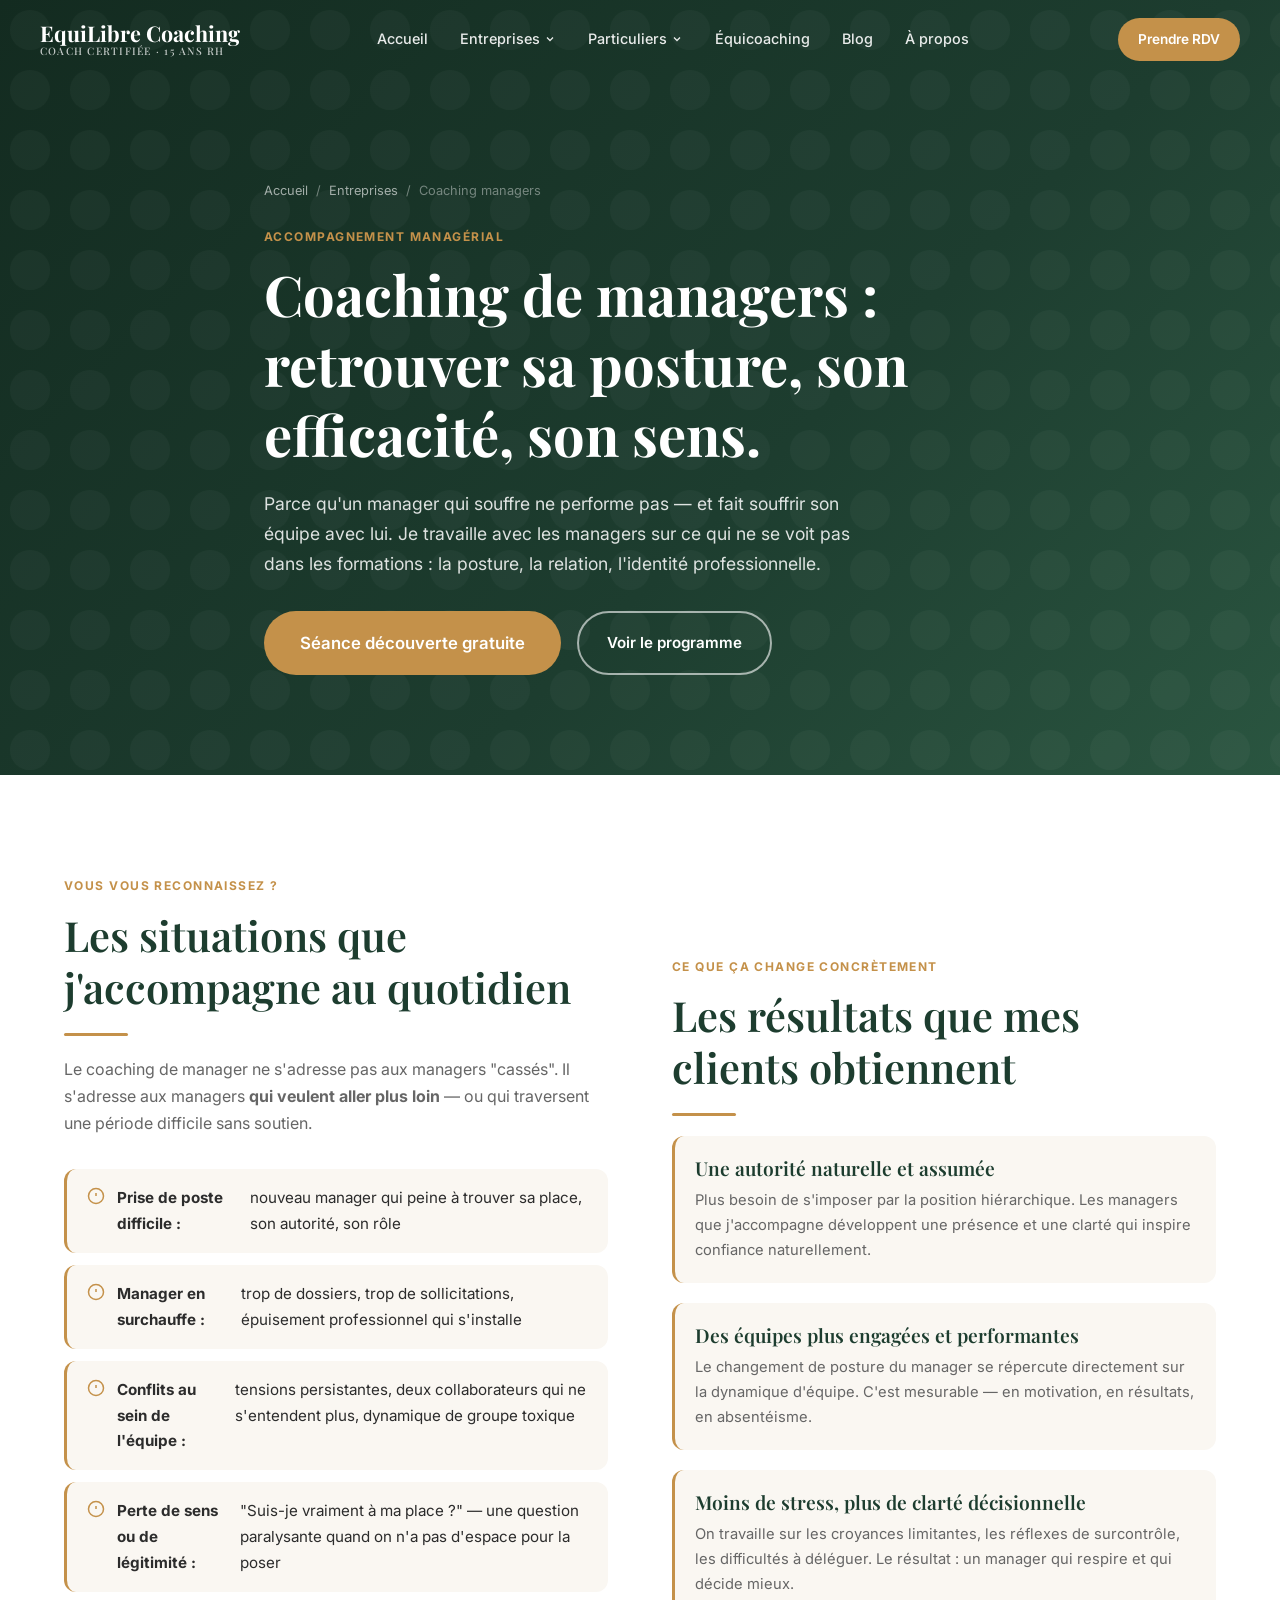
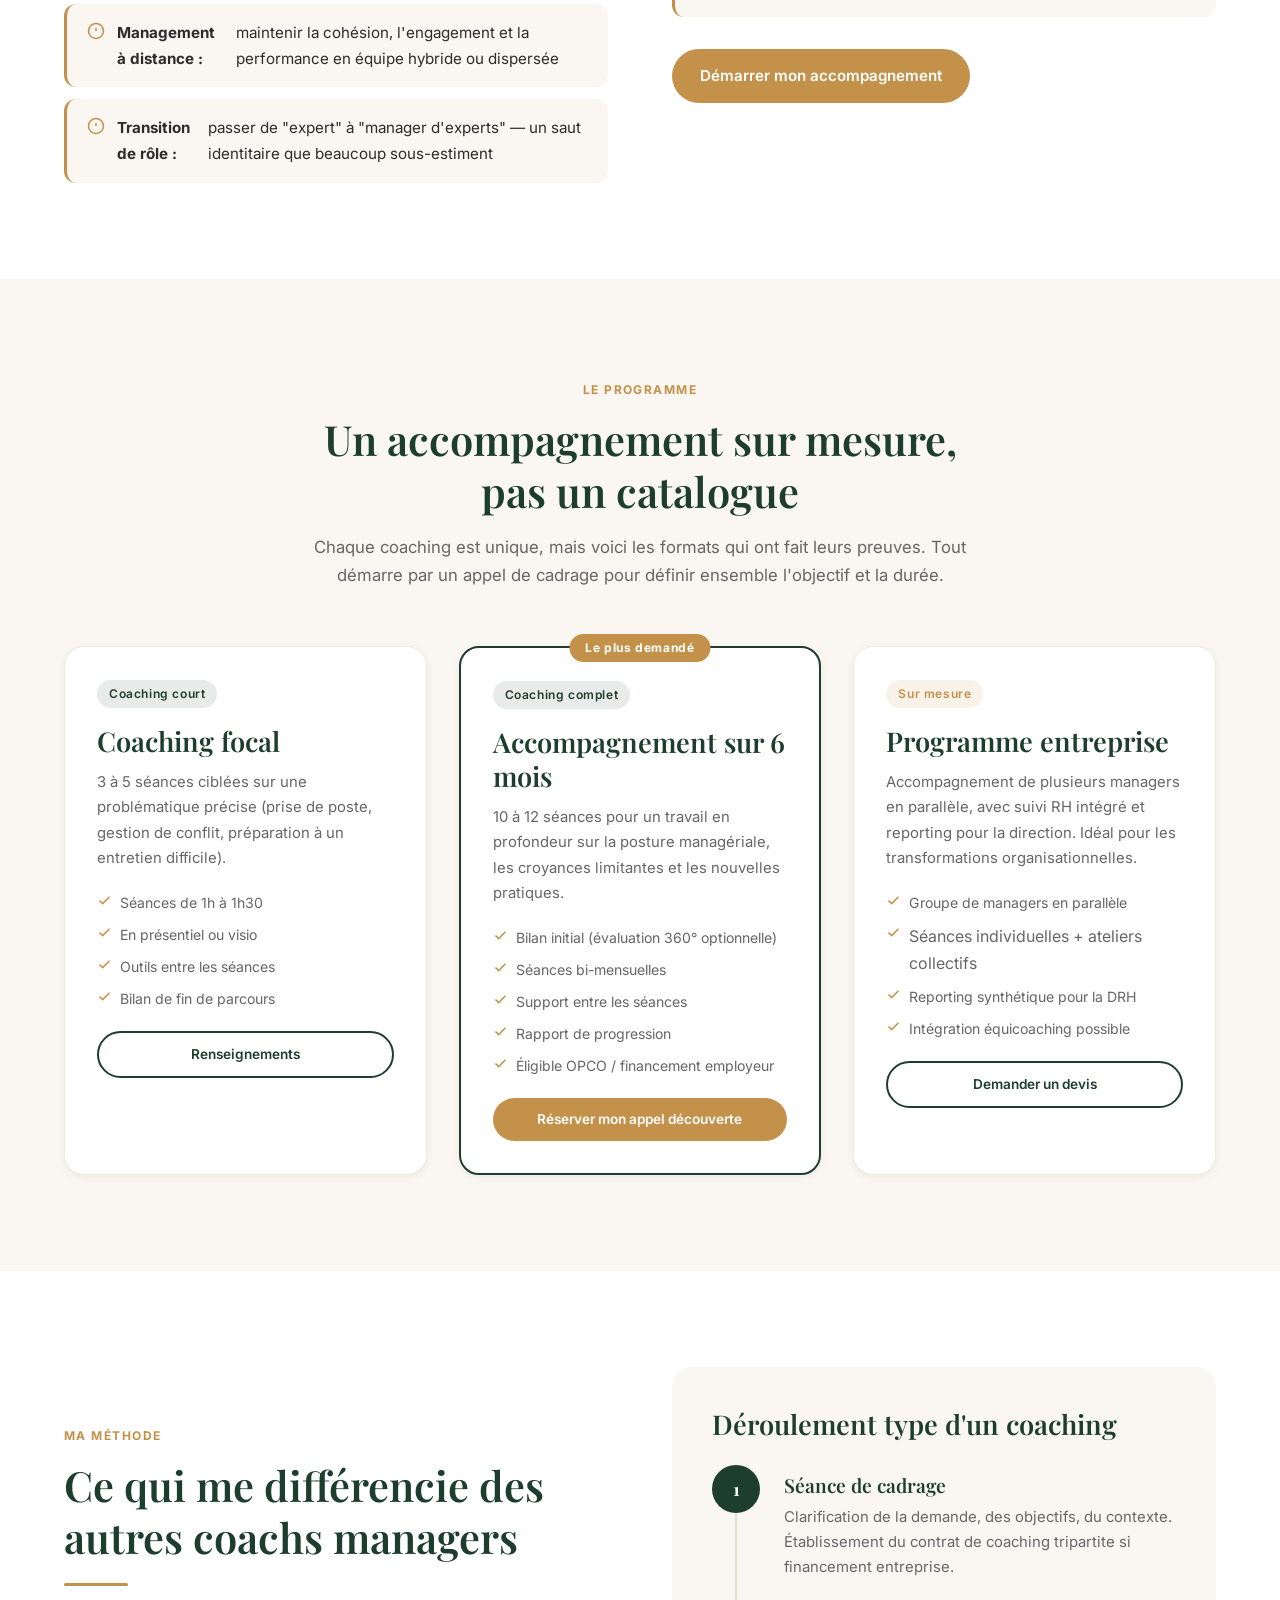
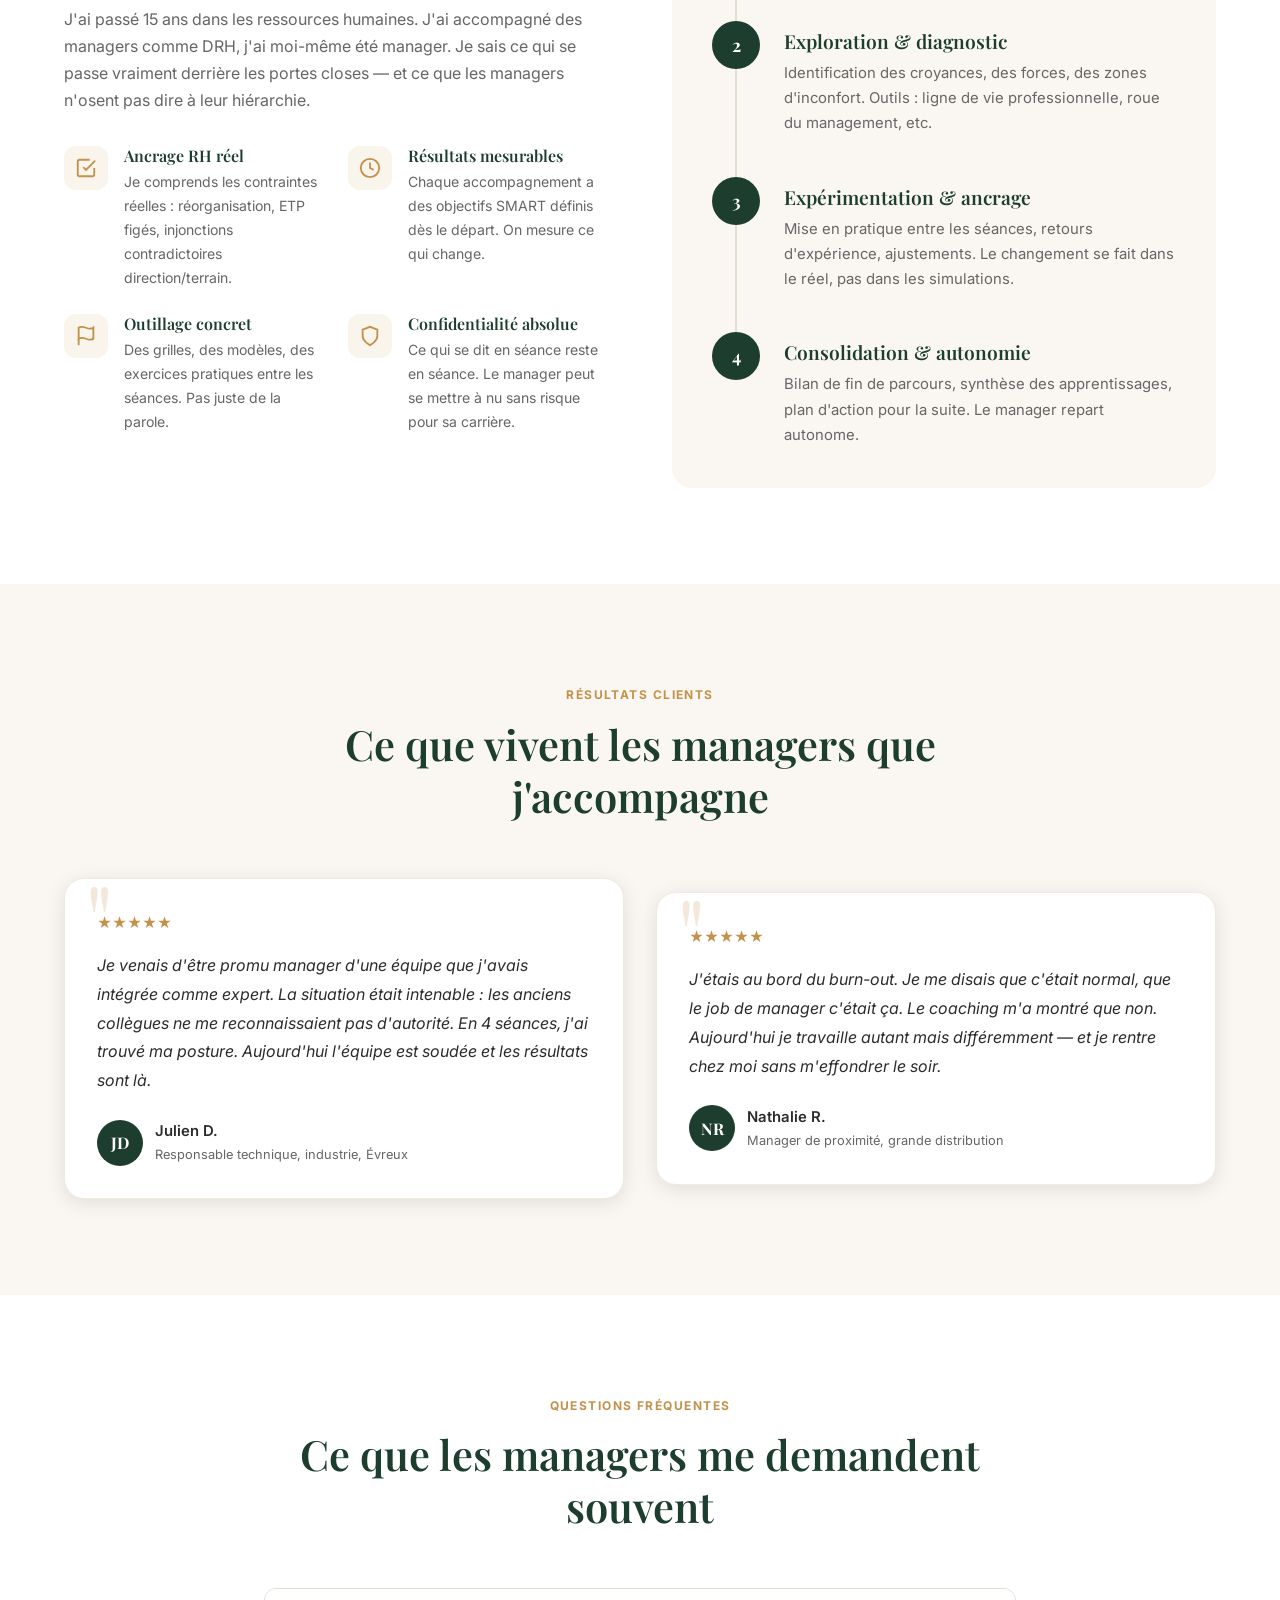
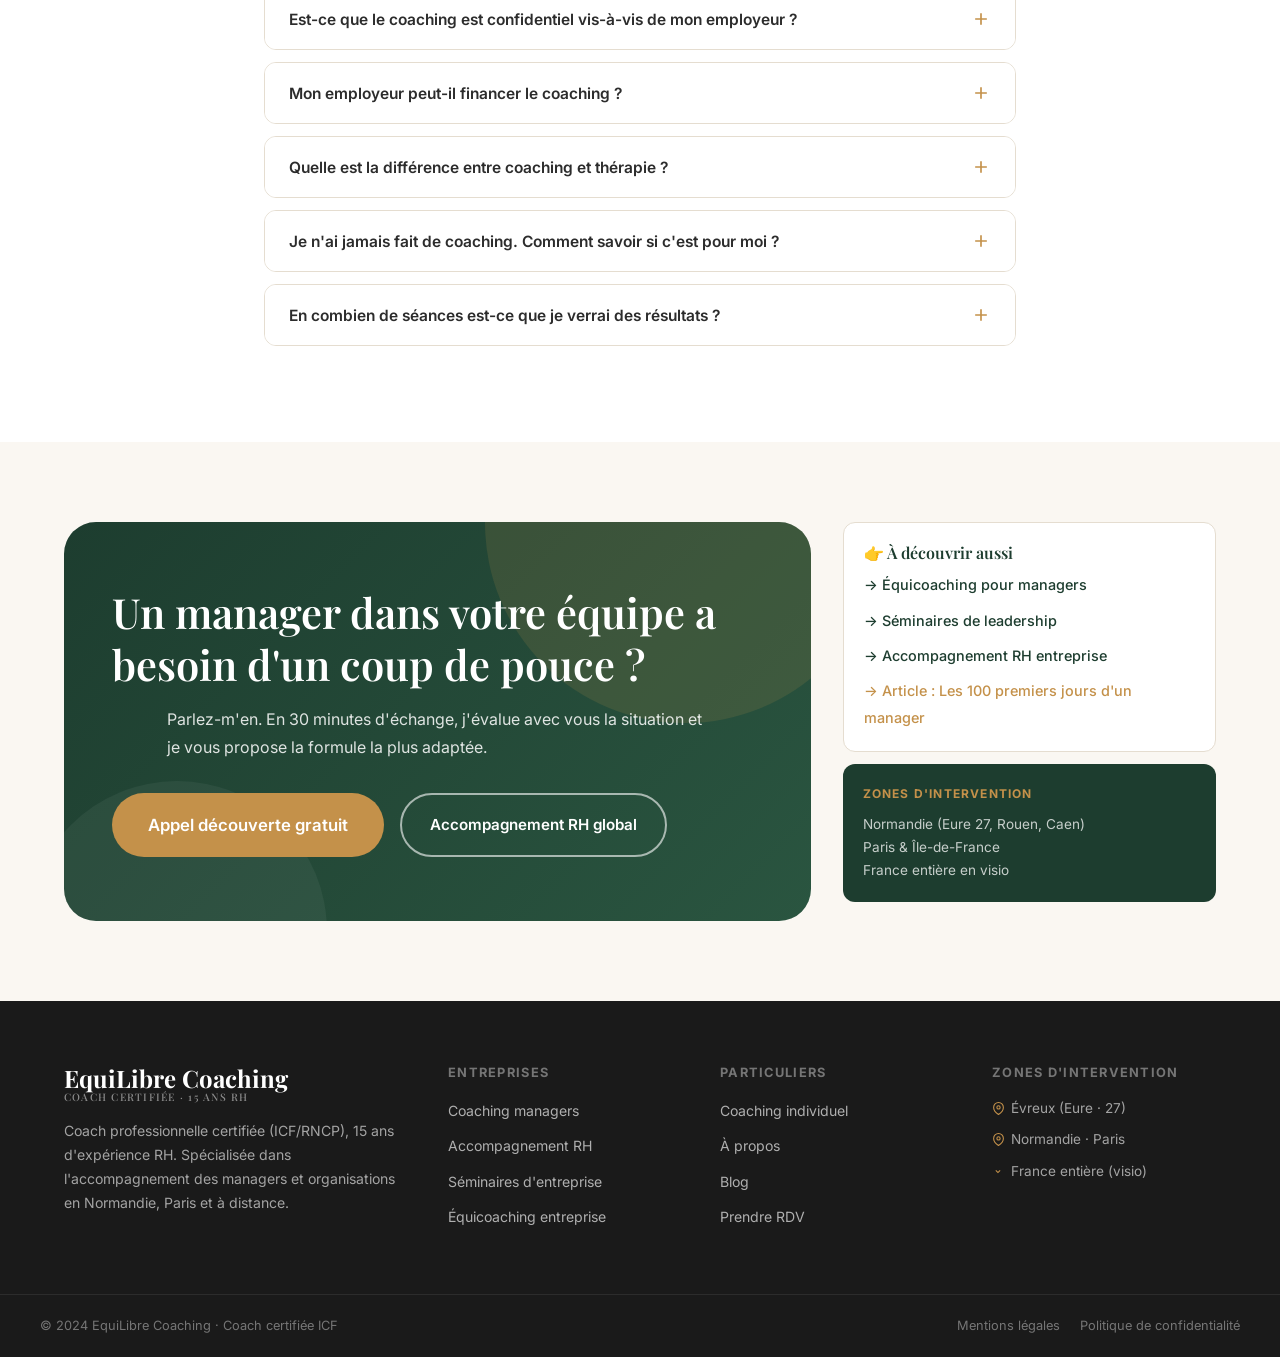
<file: coaching-managers.html>
<!DOCTYPE html>
<html lang="fr">
<head>
  <meta charset="UTF-8" />
  <meta name="viewport" content="width=device-width, initial-scale=1.0" />

  <!-- SEO -->
  <title>Coaching Manager | Accompagnement Managers en Difficulté | Normandie & Paris</title>
  <meta name="description" content="Coaching de managers certifié : prise de poste, management difficile, burn-out, conflits d'équipe. Coach RH expérimentée en Normandie (Eure 27), Paris et visio. Résultats concrets." />
  <meta name="keywords" content="coaching manager Normandie, coach manager en difficulté, accompagnement prise de poste manager, coaching leadership Eure 27, coaching manager Paris, développement compétences managériales" />
  <link rel="canonical" href="https://www.equilibre-coaching.fr/coaching-managers.html" />

  <link rel="preconnect" href="https://fonts.googleapis.com" />
  <link rel="preconnect" href="https://fonts.gstatic.com" crossorigin />
  <link rel="stylesheet" href="css/style.css" />
  <link rel="stylesheet" href="css/mobile.css" />

  <script type="application/ld+json">
  {
    "@context": "https://schema.org",
    "@type": "Service",
    "name": "Coaching de managers",
    "provider": { "@type": "Person", "name": "[Prénom NOM]", "jobTitle": "Coach professionnelle certifiée" },
    "description": "Accompagnement individuel de managers en prise de poste, en difficulté, ou souhaitant renforcer leur leadership. Basé sur 15 ans d'expertise RH.",
    "areaServed": ["Normandie", "Paris", "France"],
    "serviceType": "Coaching professionnel"
  }
  </script>
</head>
<body>

  <!-- NAV (identique) -->
  <nav class="navbar">
    <div class="navbar-inner">
      <a href="index.html" class="nav-logo">
        <span class="nav-logo-main">EquiLibre Coaching</span>
        <span class="nav-logo-sub">Coach certifiée · 15 ans RH</span>
      </a>
      <ul class="nav-menu">
        <li class="nav-item"><a href="index.html" class="nav-link">Accueil</a></li>
        <li class="nav-item">
          <a href="#" class="nav-link">Entreprises <svg viewBox="0 0 24 24" fill="none" stroke="currentColor" stroke-width="2.5" style="width:12px;height:12px;"><path d="M6 9l6 6 6-6"/></svg></a>
          <ul class="dropdown">
            <li><a href="coaching-managers.html" class="dropdown-link"><svg viewBox="0 0 24 24" fill="none" stroke="currentColor" stroke-width="2" style="width:16px;height:16px;color:#C4914A;"><path d="M17 21v-2a4 4 0 00-4-4H5a4 4 0 00-4 4v2"/><circle cx="9" cy="7" r="4"/><path d="M23 21v-2a4 4 0 00-3-3.87M16 3.13a4 4 0 010 7.75"/></svg>Coaching managers</a></li>
            <li><a href="coaching-entreprises.html" class="dropdown-link"><svg viewBox="0 0 24 24" fill="none" stroke="currentColor" stroke-width="2" style="width:16px;height:16px;color:#C4914A;"><rect x="2" y="7" width="20" height="14" rx="2"/><path d="M16 7V5a2 2 0 00-2-2h-4a2 2 0 00-2 2v2"/></svg>Coaching RH</a></li>
            <li><a href="seminaires.html" class="dropdown-link"><svg viewBox="0 0 24 24" fill="none" stroke="currentColor" stroke-width="2" style="width:16px;height:16px;color:#C4914A;"><path d="M17 21v-2a4 4 0 00-4-4H5a4 4 0 00-4 4v2"/><circle cx="9" cy="7" r="4"/><path d="M20 7l-4 4-2-2"/></svg>Séminaires</a></li>
          </ul>
        </li>
        <li class="nav-item">
          <a href="#" class="nav-link">Particuliers <svg viewBox="0 0 24 24" fill="none" stroke="currentColor" stroke-width="2.5" style="width:12px;height:12px;"><path d="M6 9l6 6 6-6"/></svg></a>
          <ul class="dropdown">
            <li><a href="coaching-individuel.html" class="dropdown-link"><svg viewBox="0 0 24 24" fill="none" stroke="currentColor" stroke-width="2" style="width:16px;height:16px;color:#C4914A;"><path d="M20 21v-2a4 4 0 00-4-4H8a4 4 0 00-4 4v2"/><circle cx="12" cy="7" r="4"/></svg>Coaching individuel</a></li>
          </ul>
        </li>
        <li class="nav-item"><a href="equicoaching.html" class="nav-link">Équicoaching</a></li>
        <li class="nav-item"><a href="blog.html" class="nav-link">Blog</a></li>
        <li class="nav-item"><a href="a-propos.html" class="nav-link">À propos</a></li>
      </ul>
      <a href="contact.html" class="btn btn-primary btn-sm nav-cta">Prendre RDV</a>
      <button class="hamburger" aria-label="Menu"><span></span><span></span><span></span></button>
    </div>
  </nav>
  <nav class="mobile-nav">
    <a href="index.html" class="mobile-nav-link">Accueil</a>
    <span class="mobile-nav-label">Entreprises</span>
    <div class="mobile-nav-sub">
      <a href="coaching-managers.html" class="mobile-nav-link">Coaching managers</a>
      <a href="coaching-entreprises.html" class="mobile-nav-link">Coaching RH</a>
      <a href="seminaires.html" class="mobile-nav-link">Séminaires</a>
    </div>
    <a href="coaching-individuel.html" class="mobile-nav-link">Coaching individuel</a>
    <a href="equicoaching.html" class="mobile-nav-link">Équicoaching</a>
    <a href="blog.html" class="mobile-nav-link">Blog</a>
    <a href="a-propos.html" class="mobile-nav-link">À propos</a>
    <a href="contact.html" class="btn btn-primary mobile-nav-cta">Prendre RDV</a>
  </nav>

  <main>
    <!-- HERO -->
    <div class="page-hero">
      <div class="container">
        <div class="breadcrumb">
          <a href="index.html">Accueil</a><span>/</span><a href="#">Entreprises</a><span>/</span><span>Coaching managers</span>
        </div>
        <span class="section-label">Accompagnement managérial</span>
        <h1>Coaching de managers :<br>retrouver sa posture, son efficacité, son sens.</h1>
        <p>Parce qu'un manager qui souffre ne performe pas — et fait souffrir son équipe avec lui. Je travaille avec les managers sur ce qui ne se voit pas dans les formations : la posture, la relation, l'identité professionnelle.</p>
        <div style="margin-top:32px;" class="btn-group">
          <a href="contact.html" class="btn btn-primary btn-lg">Séance découverte gratuite</a>
          <a href="#programme" class="btn btn-outline-white">Voir le programme</a>
        </div>
      </div>
    </div>

    <!-- PROBLÈMES -->
    <section class="section" id="problemes">
      <div class="container">
        <div class="grid-2" style="gap:64px;">
          <div class="reveal">
            <span class="section-label">Vous vous reconnaissez ?</span>
            <h2>Les situations que j'accompagne au quotidien</h2>
            <div class="divider"></div>
            <p style="color:#666;margin-bottom:32px;">Le coaching de manager ne s'adresse pas aux managers "cassés". Il s'adresse aux managers <strong>qui veulent aller plus loin</strong> — ou qui traversent une période difficile sans soutien.</p>
            <div class="problem-list">
              <div class="problem-item">
                <svg viewBox="0 0 24 24" fill="none" stroke="currentColor" stroke-width="2"><circle cx="12" cy="12" r="10"/><path d="M12 8v4m0 4h.01"/></svg>
                <strong>Prise de poste difficile :</strong> nouveau manager qui peine à trouver sa place, son autorité, son rôle
              </div>
              <div class="problem-item">
                <svg viewBox="0 0 24 24" fill="none" stroke="currentColor" stroke-width="2"><circle cx="12" cy="12" r="10"/><path d="M12 8v4m0 4h.01"/></svg>
                <strong>Manager en surchauffe :</strong> trop de dossiers, trop de sollicitations, épuisement professionnel qui s'installe
              </div>
              <div class="problem-item">
                <svg viewBox="0 0 24 24" fill="none" stroke="currentColor" stroke-width="2"><circle cx="12" cy="12" r="10"/><path d="M12 8v4m0 4h.01"/></svg>
                <strong>Conflits au sein de l'équipe :</strong> tensions persistantes, deux collaborateurs qui ne s'entendent plus, dynamique de groupe toxique
              </div>
              <div class="problem-item">
                <svg viewBox="0 0 24 24" fill="none" stroke="currentColor" stroke-width="2"><circle cx="12" cy="12" r="10"/><path d="M12 8v4m0 4h.01"/></svg>
                <strong>Perte de sens ou de légitimité :</strong> "Suis-je vraiment à ma place ?" — une question paralysante quand on n'a pas d'espace pour la poser
              </div>
              <div class="problem-item">
                <svg viewBox="0 0 24 24" fill="none" stroke="currentColor" stroke-width="2"><circle cx="12" cy="12" r="10"/><path d="M12 8v4m0 4h.01"/></svg>
                <strong>Management à distance :</strong> maintenir la cohésion, l'engagement et la performance en équipe hybride ou dispersée
              </div>
              <div class="problem-item">
                <svg viewBox="0 0 24 24" fill="none" stroke="currentColor" stroke-width="2"><circle cx="12" cy="12" r="10"/><path d="M12 8v4m0 4h.01"/></svg>
                <strong>Transition de rôle :</strong> passer de "expert" à "manager d'experts" — un saut identitaire que beaucoup sous-estiment
              </div>
            </div>
          </div>
          <div class="reveal reveal-delay-2">
            <span class="section-label">Ce que ça change concrètement</span>
            <h2>Les résultats que mes clients obtiennent</h2>
            <div class="divider"></div>
            <div style="display:flex;flex-direction:column;gap:20px;margin-bottom:32px;">
              <div style="padding:20px;background:#FAF7F2;border-radius:12px;border-left:3px solid #C4914A;">
                <h4 style="color:#1D3D2F;margin-bottom:8px;">Une autorité naturelle et assumée</h4>
                <p style="font-size:0.92rem;color:#666;margin:0;">Plus besoin de s'imposer par la position hiérarchique. Les managers que j'accompagne développent une présence et une clarté qui inspire confiance naturellement.</p>
              </div>
              <div style="padding:20px;background:#FAF7F2;border-radius:12px;border-left:3px solid #C4914A;">
                <h4 style="color:#1D3D2F;margin-bottom:8px;">Des équipes plus engagées et performantes</h4>
                <p style="font-size:0.92rem;color:#666;margin:0;">Le changement de posture du manager se répercute directement sur la dynamique d'équipe. C'est mesurable — en motivation, en résultats, en absentéisme.</p>
              </div>
              <div style="padding:20px;background:#FAF7F2;border-radius:12px;border-left:3px solid #C4914A;">
                <h4 style="color:#1D3D2F;margin-bottom:8px;">Moins de stress, plus de clarté décisionnelle</h4>
                <p style="font-size:0.92rem;color:#666;margin:0;">On travaille sur les croyances limitantes, les réflexes de surcontrôle, les difficultés à déléguer. Le résultat : un manager qui respire et qui décide mieux.</p>
              </div>
            </div>
            <a href="contact.html" class="btn btn-primary">Démarrer mon accompagnement</a>
          </div>
        </div>
      </div>
    </section>

    <!-- PROGRAMME -->
    <section class="section section-light" id="programme">
      <div class="container">
        <div class="section-header reveal">
          <span class="section-label">Le programme</span>
          <h2>Un accompagnement sur mesure, pas un catalogue</h2>
          <p>Chaque coaching est unique, mais voici les formats qui ont fait leurs preuves. Tout démarre par un appel de cadrage pour définir ensemble l'objectif et la durée.</p>
        </div>
        <div class="grid-3">

          <div class="card reveal reveal-delay-1">
            <span class="tag tag-green" style="margin-bottom:16px;">Coaching court</span>
            <h3>Coaching focal</h3>
            <p style="color:#666;margin-bottom:20px;font-size:0.93rem;">3 à 5 séances ciblées sur une problématique précise (prise de poste, gestion de conflit, préparation à un entretien difficile).</p>
            <ul style="display:flex;flex-direction:column;gap:8px;margin-bottom:20px;">
              <li style="display:flex;gap:8px;font-size:0.88rem;color:#666;"><svg style="width:15px;height:15px;color:#C4914A;flex-shrink:0;margin-top:2px;" viewBox="0 0 24 24" fill="none" stroke="currentColor" stroke-width="2.5"><path d="M20 6L9 17l-5-5"/></svg>Séances de 1h à 1h30</li>
              <li style="display:flex;gap:8px;font-size:0.88rem;color:#666;"><svg style="width:15px;height:15px;color:#C4914A;flex-shrink:0;margin-top:2px;" viewBox="0 0 24 24" fill="none" stroke="currentColor" stroke-width="2.5"><path d="M20 6L9 17l-5-5"/></svg>En présentiel ou visio</li>
              <li style="display:flex;gap:8px;font-size:0.88rem;color:#666;"><svg style="width:15px;height:15px;color:#C4914A;flex-shrink:0;margin-top:2px;" viewBox="0 0 24 24" fill="none" stroke="currentColor" stroke-width="2.5"><path d="M20 6L9 17l-5-5"/></svg>Outils entre les séances</li>
              <li style="display:flex;gap:8px;font-size:0.88rem;color:#666;"><svg style="width:15px;height:15px;color:#C4914A;flex-shrink:0;margin-top:2px;" viewBox="0 0 24 24" fill="none" stroke="currentColor" stroke-width="2.5"><path d="M20 6L9 17l-5-5"/></svg>Bilan de fin de parcours</li>
            </ul>
            <a href="contact.html" class="btn btn-secondary btn-sm" style="width:100%;justify-content:center;">Renseignements</a>
          </div>

          <div class="card reveal reveal-delay-2" style="border:2px solid #1D3D2F;position:relative;">
            <div style="position:absolute;top:-14px;left:50%;transform:translateX(-50%);background:#C4914A;color:#fff;font-size:0.75rem;font-weight:700;padding:4px 16px;border-radius:20px;letter-spacing:0.05em;white-space:nowrap;">Le plus demandé</div>
            <span class="tag tag-green" style="margin-bottom:16px;">Coaching complet</span>
            <h3>Accompagnement sur 6 mois</h3>
            <p style="color:#666;margin-bottom:20px;font-size:0.93rem;">10 à 12 séances pour un travail en profondeur sur la posture managériale, les croyances limitantes et les nouvelles pratiques.</p>
            <ul style="display:flex;flex-direction:column;gap:8px;margin-bottom:20px;">
              <li style="display:flex;gap:8px;font-size:0.88rem;color:#666;"><svg style="width:15px;height:15px;color:#C4914A;flex-shrink:0;margin-top:2px;" viewBox="0 0 24 24" fill="none" stroke="currentColor" stroke-width="2.5"><path d="M20 6L9 17l-5-5"/></svg>Bilan initial (évaluation 360° optionnelle)</li>
              <li style="display:flex;gap:8px;font-size:0.88rem;color:#666;"><svg style="width:15px;height:15px;color:#C4914A;flex-shrink:0;margin-top:2px;" viewBox="0 0 24 24" fill="none" stroke="currentColor" stroke-width="2.5"><path d="M20 6L9 17l-5-5"/></svg>Séances bi-mensuelles</li>
              <li style="display:flex;gap:8px;font-size:0.88rem;color:#666;"><svg style="width:15px;height:15px;color:#C4914A;flex-shrink:0;margin-top:2px;" viewBox="0 0 24 24" fill="none" stroke="currentColor" stroke-width="2.5"><path d="M20 6L9 17l-5-5"/></svg>Support entre les séances</li>
              <li style="display:flex;gap:8px;font-size:0.88rem;color:#666;"><svg style="width:15px;height:15px;color:#C4914A;flex-shrink:0;margin-top:2px;" viewBox="0 0 24 24" fill="none" stroke="currentColor" stroke-width="2.5"><path d="M20 6L9 17l-5-5"/></svg>Rapport de progression</li>
              <li style="display:flex;gap:8px;font-size:0.88rem;color:#666;"><svg style="width:15px;height:15px;color:#C4914A;flex-shrink:0;margin-top:2px;" viewBox="0 0 24 24" fill="none" stroke="currentColor" stroke-width="2.5"><path d="M20 6L9 17l-5-5"/></svg>Éligible OPCO / financement employeur</li>
            </ul>
            <a href="contact.html" class="btn btn-primary btn-sm" style="width:100%;justify-content:center;">Réserver mon appel découverte</a>
          </div>

          <div class="card reveal reveal-delay-3">
            <span class="tag tag-gold" style="margin-bottom:16px;">Sur mesure</span>
            <h3>Programme entreprise</h3>
            <p style="color:#666;margin-bottom:20px;font-size:0.93rem;">Accompagnement de plusieurs managers en parallèle, avec suivi RH intégré et reporting pour la direction. Idéal pour les transformations organisationnelles.</p>
            <ul style="display:flex;flex-direction:column;gap:8px;margin-bottom:20px;">
              <li style="display:flex;gap:8px;font-size:0.88rem;color:#666;"><svg style="width:15px;height:15px;color:#C4914A;flex-shrink:0;margin-top:2px;" viewBox="0 0 24 24" fill="none" stroke="currentColor" stroke-width="2.5"><path d="M20 6L9 17l-5-5"/></svg>Groupe de managers en parallèle</li>
              <li style="display:flex;gap:8px;font-size:0.88km;color:#666;"><svg style="width:15px;height:15px;color:#C4914A;flex-shrink:0;margin-top:2px;" viewBox="0 0 24 24" fill="none" stroke="currentColor" stroke-width="2.5"><path d="M20 6L9 17l-5-5"/></svg>Séances individuelles + ateliers collectifs</li>
              <li style="display:flex;gap:8px;font-size:0.88rem;color:#666;"><svg style="width:15px;height:15px;color:#C4914A;flex-shrink:0;margin-top:2px;" viewBox="0 0 24 24" fill="none" stroke="currentColor" stroke-width="2.5"><path d="M20 6L9 17l-5-5"/></svg>Reporting synthétique pour la DRH</li>
              <li style="display:flex;gap:8px;font-size:0.88rem;color:#666;"><svg style="width:15px;height:15px;color:#C4914A;flex-shrink:0;margin-top:2px;" viewBox="0 0 24 24" fill="none" stroke="currentColor" stroke-width="2.5"><path d="M20 6L9 17l-5-5"/></svg>Intégration équicoaching possible</li>
            </ul>
            <a href="contact.html" class="btn btn-secondary btn-sm" style="width:100%;justify-content:center;">Demander un devis</a>
          </div>

        </div>
      </div>
    </section>

    <!-- MÉTHODE -->
    <section class="section">
      <div class="container">
        <div class="grid-2" style="gap:64px;align-items:center;">
          <div class="reveal">
            <span class="section-label">Ma méthode</span>
            <h2>Ce qui me différencie des autres coachs managers</h2>
            <div class="divider"></div>
            <p style="color:#666;margin-bottom:32px;">J'ai passé 15 ans dans les ressources humaines. J'ai accompagné des managers comme DRH, j'ai moi-même été manager. Je sais ce qui se passe vraiment derrière les portes closes — et ce que les managers n'osent pas dire à leur hiérarchie.</p>
            <div class="feature-grid">
              <div class="feature-item">
                <div class="feature-icon"><svg viewBox="0 0 24 24" fill="none" stroke="currentColor" stroke-width="2"><path d="M9 11l3 3L22 4"/><path d="M21 12v7a2 2 0 01-2 2H5a2 2 0 01-2-2V5a2 2 0 012-2h11"/></svg></div>
                <div><h4>Ancrage RH réel</h4><p>Je comprends les contraintes réelles : réorganisation, ETP figés, injonctions contradictoires direction/terrain.</p></div>
              </div>
              <div class="feature-item">
                <div class="feature-icon"><svg viewBox="0 0 24 24" fill="none" stroke="currentColor" stroke-width="2"><circle cx="12" cy="12" r="10"/><path d="M12 6v6l4 2"/></svg></div>
                <div><h4>Résultats mesurables</h4><p>Chaque accompagnement a des objectifs SMART définis dès le départ. On mesure ce qui change.</p></div>
              </div>
              <div class="feature-item">
                <div class="feature-icon"><svg viewBox="0 0 24 24" fill="none" stroke="currentColor" stroke-width="2"><path d="M4 15s1-1 4-1 5 2 8 2 4-1 4-1V3s-1 1-4 1-5-2-8-2-4 1-4 1z"/><line x1="4" y1="22" x2="4" y2="15"/></svg></div>
                <div><h4>Outillage concret</h4><p>Des grilles, des modèles, des exercices pratiques entre les séances. Pas juste de la parole.</p></div>
              </div>
              <div class="feature-item">
                <div class="feature-icon"><svg viewBox="0 0 24 24" fill="none" stroke="currentColor" stroke-width="2"><path d="M12 22s8-4 8-10V5l-8-3-8 3v7c0 6 8 10 8 10z"/></svg></div>
                <div><h4>Confidentialité absolue</h4><p>Ce qui se dit en séance reste en séance. Le manager peut se mettre à nu sans risque pour sa carrière.</p></div>
              </div>
            </div>
          </div>
          <div class="reveal reveal-delay-2">
            <div style="background:#FAF7F2;border-radius:20px;padding:40px;">
              <h3 style="margin-bottom:24px;">Déroulement type d'un coaching</h3>
              <div class="process-steps">
                <div class="process-step">
                  <div class="process-step-number">1</div>
                  <div class="process-step-content">
                    <h4>Séance de cadrage</h4>
                    <p>Clarification de la demande, des objectifs, du contexte. Établissement du contrat de coaching tripartite si financement entreprise.</p>
                  </div>
                </div>
                <div class="process-step">
                  <div class="process-step-number">2</div>
                  <div class="process-step-content">
                    <h4>Exploration & diagnostic</h4>
                    <p>Identification des croyances, des forces, des zones d'inconfort. Outils : ligne de vie professionnelle, roue du management, etc.</p>
                  </div>
                </div>
                <div class="process-step">
                  <div class="process-step-number">3</div>
                  <div class="process-step-content">
                    <h4>Expérimentation & ancrage</h4>
                    <p>Mise en pratique entre les séances, retours d'expérience, ajustements. Le changement se fait dans le réel, pas dans les simulations.</p>
                  </div>
                </div>
                <div class="process-step">
                  <div class="process-step-number">4</div>
                  <div class="process-step-content">
                    <h4>Consolidation & autonomie</h4>
                    <p>Bilan de fin de parcours, synthèse des apprentissages, plan d'action pour la suite. Le manager repart autonome.</p>
                  </div>
                </div>
              </div>
            </div>
          </div>
        </div>
      </div>
    </section>

    <!-- TÉMOIGNAGES -->
    <section class="section section-light">
      <div class="container">
        <div class="section-header reveal">
          <span class="section-label">Résultats clients</span>
          <h2>Ce que vivent les managers que j'accompagne</h2>
        </div>
        <div class="grid-2" style="gap:32px;">
          <div class="testimonial-card reveal reveal-delay-1">
            <div class="stars">★★★★★</div>
            <p class="testimonial-text">Je venais d'être promu manager d'une équipe que j'avais intégrée comme expert. La situation était intenable : les anciens collègues ne me reconnaissaient pas d'autorité. En 4 séances, j'ai trouvé ma posture. Aujourd'hui l'équipe est soudée et les résultats sont là.</p>
            <div class="testimonial-author">
              <div class="testimonial-avatar">JD</div>
              <div>
                <div class="testimonial-name">Julien D.</div>
                <div class="testimonial-role">Responsable technique, industrie, Évreux</div>
              </div>
            </div>
          </div>
          <div class="testimonial-card reveal reveal-delay-2">
            <div class="stars">★★★★★</div>
            <p class="testimonial-text">J'étais au bord du burn-out. Je me disais que c'était normal, que le job de manager c'était ça. Le coaching m'a montré que non. Aujourd'hui je travaille autant mais différemment — et je rentre chez moi sans m'effondrer le soir.</p>
            <div class="testimonial-author">
              <div class="testimonial-avatar">NR</div>
              <div>
                <div class="testimonial-name">Nathalie R.</div>
                <div class="testimonial-role">Manager de proximité, grande distribution</div>
              </div>
            </div>
          </div>
        </div>
      </div>
    </section>

    <!-- FAQ -->
    <section class="section">
      <div class="container" style="max-width:800px;">
        <div class="section-header reveal">
          <span class="section-label">Questions fréquentes</span>
          <h2>Ce que les managers me demandent souvent</h2>
        </div>
        <div class="faq-list">
          <div class="faq-item">
            <button class="faq-question">Est-ce que le coaching est confidentiel vis-à-vis de mon employeur ?
              <svg viewBox="0 0 24 24" fill="none" stroke="currentColor" stroke-width="2"><path d="M12 5v14M5 12h14"/></svg>
            </button>
            <div class="faq-answer"><div class="faq-answer-inner">Oui, absolument. Le contenu des séances ne remonte jamais à l'employeur. Si un financement tripartite est mis en place (entreprise / coach / coaché), une restitution non-verbatim des axes de travail peut être faite en début et fin de parcours — uniquement avec l'accord explicite du manager coaché.</div></div>
          </div>
          <div class="faq-item">
            <button class="faq-question">Mon employeur peut-il financer le coaching ?
              <svg viewBox="0 0 24 24" fill="none" stroke="currentColor" stroke-width="2"><path d="M12 5v14M5 12h14"/></svg>
            </button>
            <div class="faq-answer"><div class="faq-answer-inner">Dans la plupart des cas, oui. Le coaching de manager est éligible aux budgets de formation et peut être pris en charge via les OPCO (Opérateurs de Compétences). Je vous accompagne dans la constitution du dossier de prise en charge.</div></div>
          </div>
          <div class="faq-item">
            <button class="faq-question">Quelle est la différence entre coaching et thérapie ?
              <svg viewBox="0 0 24 24" fill="none" stroke="currentColor" stroke-width="2"><path d="M12 5v14M5 12h14"/></svg>
            </button>
            <div class="faq-answer"><div class="faq-answer-inner">Le coaching professionnel travaille sur le présent et l'avenir dans un contexte professionnel. Il ne traite pas de traumas ou de pathologies. Si une souffrance psychologique profonde apparaît en séance, je vous oriente vers un professionnel de santé mentale adapté. La règle est claire : coaching ou thérapie — jamais les deux en même temps avec le même praticien.</div></div>
          </div>
          <div class="faq-item">
            <button class="faq-question">Je n'ai jamais fait de coaching. Comment savoir si c'est pour moi ?
              <svg viewBox="0 0 24 24" fill="none" stroke="currentColor" stroke-width="2"><path d="M12 5v14M5 12h14"/></svg>
            </button>
            <div class="faq-answer"><div class="faq-answer-inner">C'est exactement pour ça que je propose un appel découverte gratuit de 30 minutes. On discute de votre situation, de ce que vous attendez, et je vous dis honnêtement si le coaching est adapté — ou si une autre approche serait plus pertinente. Sans engagement, sans pression.</div></div>
          </div>
          <div class="faq-item">
            <button class="faq-question">En combien de séances est-ce que je verrai des résultats ?
              <svg viewBox="0 0 24 24" fill="none" stroke="currentColor" stroke-width="2"><path d="M12 5v14M5 12h14"/></svg>
            </button>
            <div class="faq-answer"><div class="faq-answer-inner">Les premières prises de conscience arrivent souvent dès la 2e ou 3e séance. Les vrais changements de comportement, ceux qui tiennent dans la durée, se consolident généralement autour de la 6e-8e séance. Mais chaque parcours est unique. Ce que je garantis : on ne tourne pas en rond — on avance à chaque séance.</div></div>
          </div>
        </div>
      </div>
    </section>

    <!-- LIENS INTERNES + CTA -->
    <section style="padding:80px 24px;background:#FAF7F2;">
      <div class="container">
        <div style="display:grid;grid-template-columns:2fr 1fr;gap:32px;align-items:stretch;">
          <div class="cta-banner reveal" style="text-align:left;">
            <h2>Un manager dans votre équipe a besoin d'un coup de pouce ?</h2>
            <p>Parlez-m'en. En 30 minutes d'échange, j'évalue avec vous la situation et je vous propose la formule la plus adaptée.</p>
            <div class="btn-group" style="margin-top:8px;">
              <a href="contact.html" class="btn btn-primary btn-lg">Appel découverte gratuit</a>
              <a href="coaching-entreprises.html" class="btn btn-outline-white">Accompagnement RH global</a>
            </div>
          </div>
          <div style="display:flex;flex-direction:column;gap:12px;">
            <div style="padding:20px;background:#fff;border-radius:12px;border:1px solid #E5DDD0;">
              <h4 style="font-size:1rem;margin-bottom:8px;">👉 À découvrir aussi</h4>
              <ul style="display:flex;flex-direction:column;gap:8px;">
                <li><a href="equicoaching.html" style="font-size:0.9rem;color:#1D3D2F;font-weight:500;">→ Équicoaching pour managers</a></li>
                <li><a href="seminaires.html" style="font-size:0.9rem;color:#1D3D2F;font-weight:500;">→ Séminaires de leadership</a></li>
                <li><a href="coaching-entreprises.html" style="font-size:0.9rem;color:#1D3D2F;font-weight:500;">→ Accompagnement RH entreprise</a></li>
                <li><a href="blog-article-3.html" style="font-size:0.9rem;color:#C4914A;font-weight:500;">→ Article : Les 100 premiers jours d'un manager</a></li>
              </ul>
            </div>
            <div style="padding:20px;background:#1D3D2F;border-radius:12px;color:#fff;">
              <div style="font-size:0.75rem;font-weight:700;letter-spacing:0.1em;text-transform:uppercase;color:#C4914A;margin-bottom:8px;">Zones d'intervention</div>
              <p style="font-size:0.85rem;color:rgba(255,255,255,0.75);margin:0;">Normandie (Eure 27, Rouen, Caen)<br>Paris & Île-de-France<br>France entière en visio</p>
            </div>
          </div>
        </div>
      </div>
    </section>
  </main>

  <!-- FOOTER -->
  <footer>
    <div class="footer-main">
      <div class="footer-brand">
        <div class="nav-logo"><span class="nav-logo-main">EquiLibre Coaching</span><span class="nav-logo-sub">Coach certifiée · 15 ans RH</span></div>
        <p>Coach professionnelle certifiée (ICF/RNCP), 15 ans d'expérience RH. Spécialisée dans l'accompagnement des managers et organisations en Normandie, Paris et à distance.</p>
      </div>
      <div class="footer-col">
        <h5>Entreprises</h5>
        <ul class="footer-links">
          <li><a href="coaching-managers.html" class="footer-link">Coaching managers</a></li>
          <li><a href="coaching-entreprises.html" class="footer-link">Accompagnement RH</a></li>
          <li><a href="seminaires.html" class="footer-link">Séminaires d'entreprise</a></li>
          <li><a href="equicoaching.html" class="footer-link">Équicoaching entreprise</a></li>
        </ul>
      </div>
      <div class="footer-col">
        <h5>Particuliers</h5>
        <ul class="footer-links">
          <li><a href="coaching-individuel.html" class="footer-link">Coaching individuel</a></li>
          <li><a href="a-propos.html" class="footer-link">À propos</a></li>
          <li><a href="blog.html" class="footer-link">Blog</a></li>
          <li><a href="contact.html" class="footer-link">Prendre RDV</a></li>
        </ul>
      </div>
      <div class="footer-col">
        <h5>Zones d'intervention</h5>
        <div class="footer-zones">
          <div class="footer-zone"><svg viewBox="0 0 24 24" fill="none" stroke="currentColor" stroke-width="2" style="width:13px;height:13px;color:#C4914A;"><path d="M21 10c0 7-9 13-9 13s-9-6-9-13a9 9 0 0118 0z"/><circle cx="12" cy="10" r="3"/></svg>Évreux (Eure · 27)</div>
          <div class="footer-zone"><svg viewBox="0 0 24 24" fill="none" stroke="currentColor" stroke-width="2" style="width:13px;height:13px;color:#C4914A;"><path d="M21 10c0 7-9 13-9 13s-9-6-9-13a9 9 0 0118 0z"/><circle cx="12" cy="10" r="3"/></svg>Normandie · Paris</div>
          <div class="footer-zone"><svg viewBox="0 0 24 24" fill="none" stroke="currentColor" stroke-width="2" style="width:13px;height:13px;color:#C4914A;"><path d="M15 10l-4 4-4-4"/></svg>France entière (visio)</div>
        </div>
      </div>
    </div>
    <div class="footer-bottom">
      <div class="footer-bottom-inner">
        <p>© 2024 EquiLibre Coaching · Coach certifiée ICF</p>
        <div class="footer-legal"><a href="#">Mentions légales</a><a href="#">Politique de confidentialité</a></div>
      </div>
    </div>
  </footer>

  <script src="js/main.js"></script>
</body>
</html>
</file>
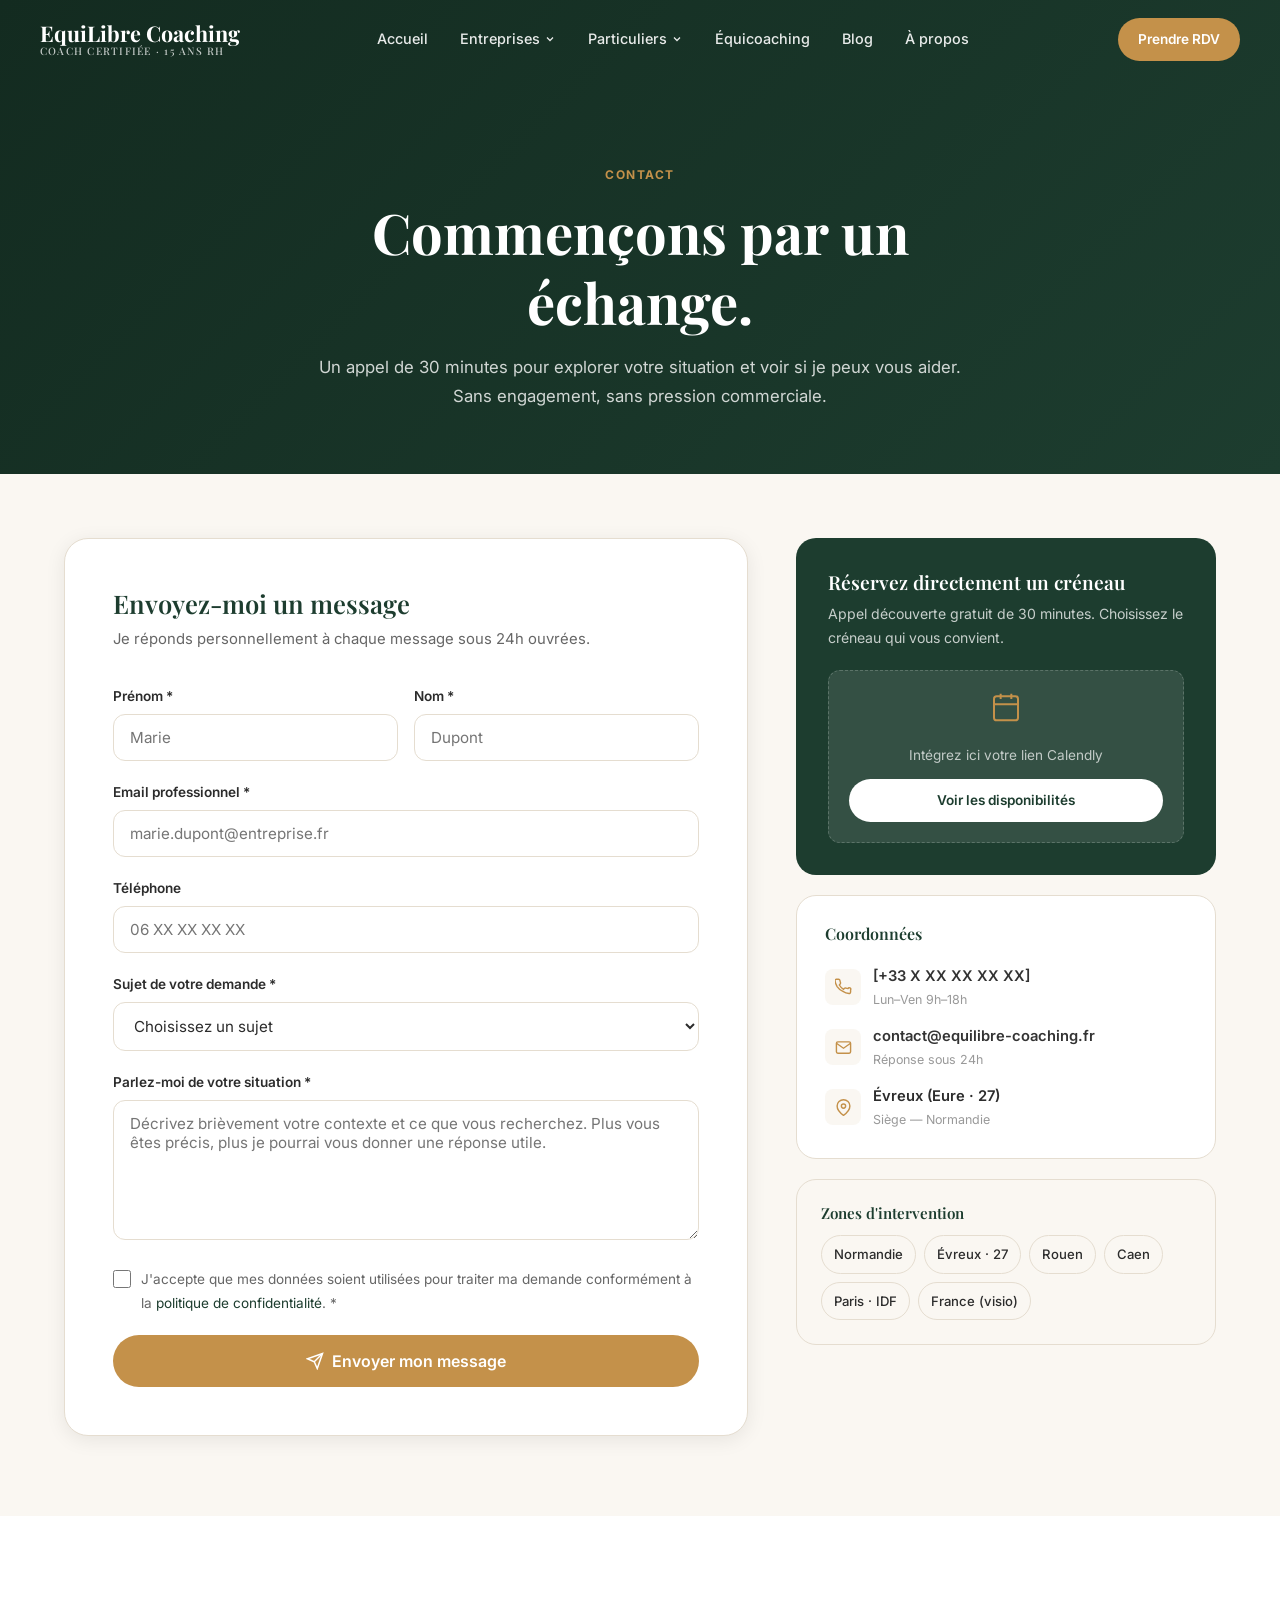
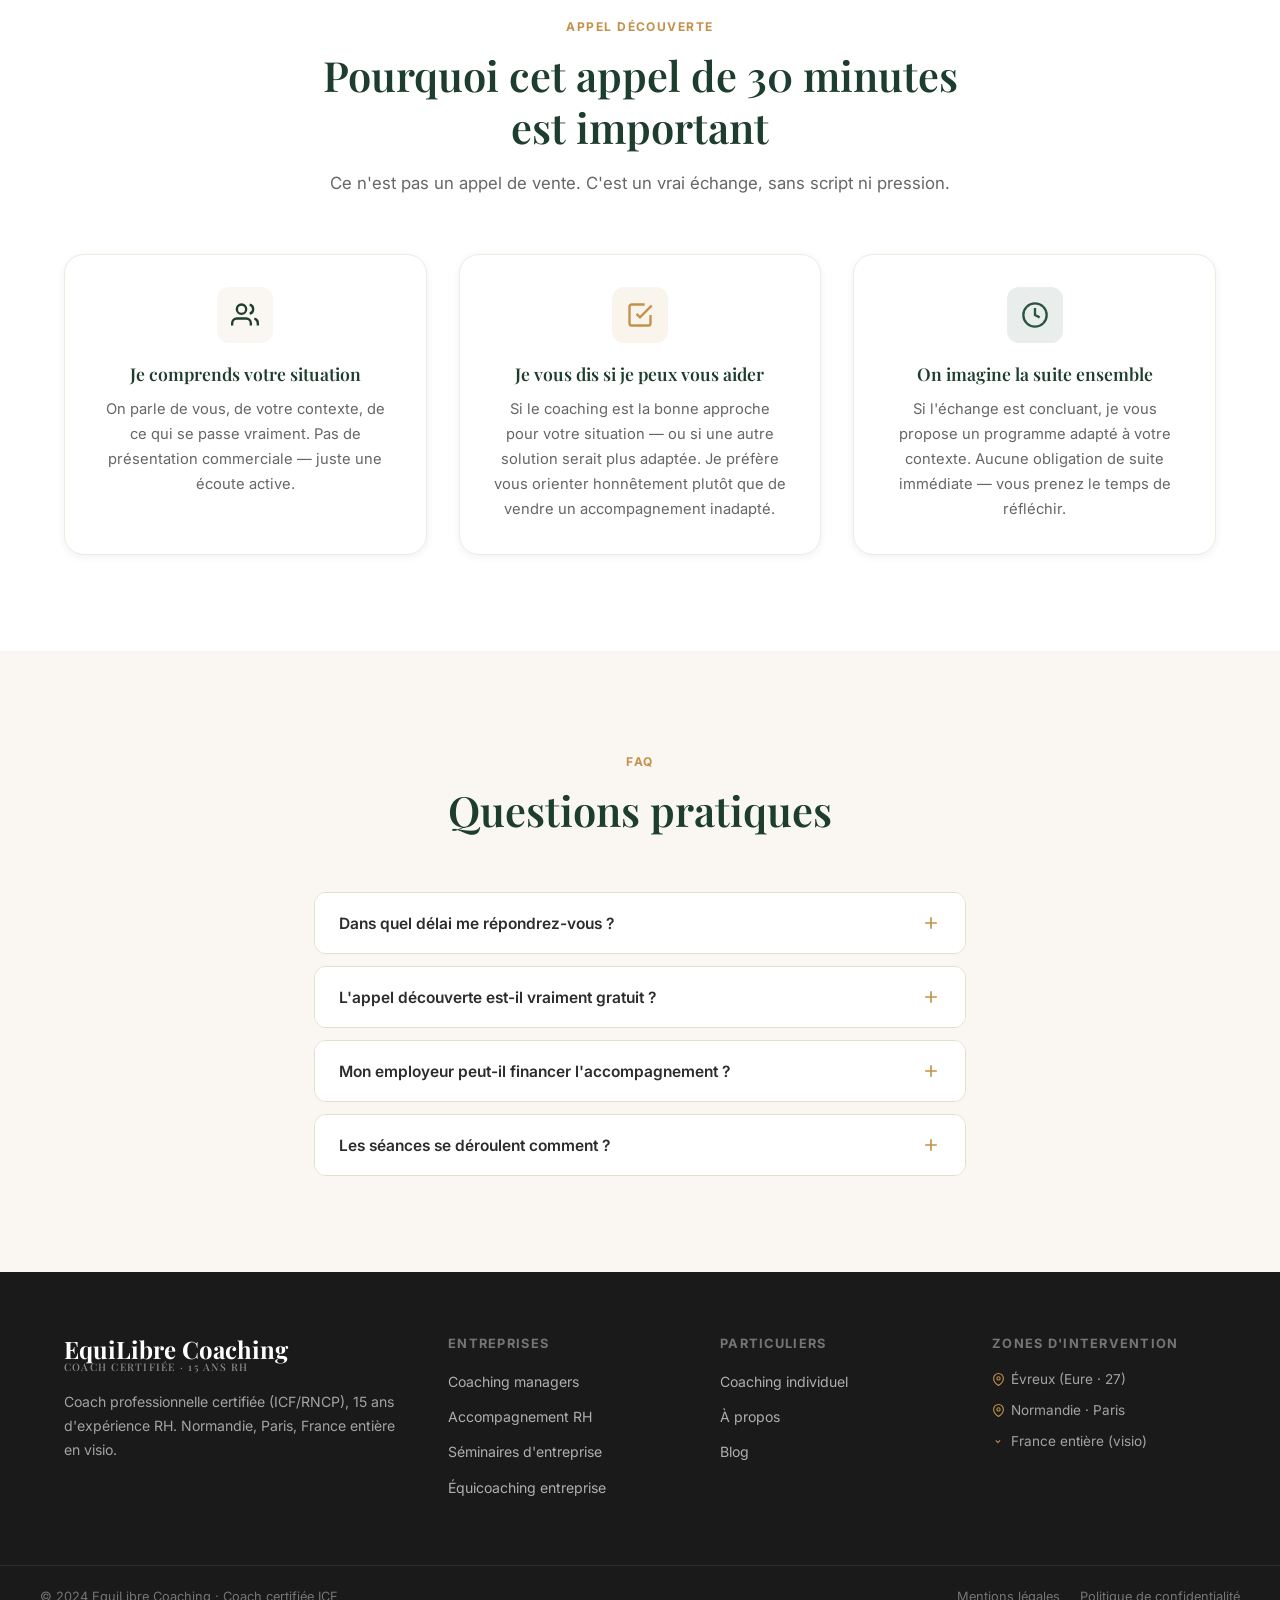
<file: contact.html>
<!DOCTYPE html>
<html lang="fr">
<head>
  <meta charset="UTF-8" />
  <meta name="viewport" content="width=device-width, initial-scale=1.0" />
  <title>Contact & Prise de RDV | EquiLibre Coaching | Normandie Paris</title>
  <meta name="description" content="Prenez rendez-vous pour votre premier appel découverte gratuit. Coach RH certifiée en Normandie, Paris et en visio. Réponse sous 24h." />
  <link rel="canonical" href="https://www.equilibre-coaching.fr/contact.html" />
  <link rel="preconnect" href="https://fonts.googleapis.com" />
  <link rel="preconnect" href="https://fonts.gstatic.com" crossorigin />
  <link rel="stylesheet" href="css/style.css" />
  <link rel="stylesheet" href="css/mobile.css" />
</head>
<body>

  <nav class="navbar">
    <div class="navbar-inner">
      <a href="index.html" class="nav-logo"><span class="nav-logo-main">EquiLibre Coaching</span><span class="nav-logo-sub">Coach certifiée · 15 ans RH</span></a>
      <ul class="nav-menu">
        <li class="nav-item"><a href="index.html" class="nav-link">Accueil</a></li>
        <li class="nav-item">
          <a href="#" class="nav-link">Entreprises <svg viewBox="0 0 24 24" fill="none" stroke="currentColor" stroke-width="2.5" style="width:12px;height:12px;"><path d="M6 9l6 6 6-6"/></svg></a>
          <ul class="dropdown">
            <li><a href="coaching-managers.html" class="dropdown-link"><svg viewBox="0 0 24 24" fill="none" stroke="currentColor" stroke-width="2" style="width:16px;height:16px;color:#C4914A;"><path d="M17 21v-2a4 4 0 00-4-4H5a4 4 0 00-4 4v2"/><circle cx="9" cy="7" r="4"/></svg>Coaching managers</a></li>
            <li><a href="coaching-entreprises.html" class="dropdown-link"><svg viewBox="0 0 24 24" fill="none" stroke="currentColor" stroke-width="2" style="width:16px;height:16px;color:#C4914A;"><rect x="2" y="7" width="20" height="14" rx="2"/><path d="M16 7V5a2 2 0 00-2-2h-4a2 2 0 00-2 2v2"/></svg>Coaching RH</a></li>
            <li><a href="seminaires.html" class="dropdown-link"><svg viewBox="0 0 24 24" fill="none" stroke="currentColor" stroke-width="2" style="width:16px;height:16px;color:#C4914A;"><path d="M17 21v-2a4 4 0 00-4-4H5a4 4 0 00-4 4v2"/><circle cx="9" cy="7" r="4"/><path d="M20 7l-4 4-2-2"/></svg>Séminaires</a></li>
          </ul>
        </li>
        <li class="nav-item">
          <a href="#" class="nav-link">Particuliers <svg viewBox="0 0 24 24" fill="none" stroke="currentColor" stroke-width="2.5" style="width:12px;height:12px;"><path d="M6 9l6 6 6-6"/></svg></a>
          <ul class="dropdown"><li><a href="coaching-individuel.html" class="dropdown-link"><svg viewBox="0 0 24 24" fill="none" stroke="currentColor" stroke-width="2" style="width:16px;height:16px;color:#C4914A;"><path d="M20 21v-2a4 4 0 00-4-4H8a4 4 0 00-4 4v2"/><circle cx="12" cy="7" r="4"/></svg>Coaching individuel</a></li></ul>
        </li>
        <li class="nav-item"><a href="equicoaching.html" class="nav-link">Équicoaching</a></li>
        <li class="nav-item"><a href="blog.html" class="nav-link">Blog</a></li>
        <li class="nav-item"><a href="a-propos.html" class="nav-link">À propos</a></li>
      </ul>
      <a href="contact.html" class="btn btn-primary btn-sm nav-cta">Prendre RDV</a>
      <button class="hamburger" aria-label="Menu"><span></span><span></span><span></span></button>
    </div>
  </nav>
  <nav class="mobile-nav">
    <a href="index.html" class="mobile-nav-link">Accueil</a>
    <span class="mobile-nav-label">Entreprises</span>
    <div class="mobile-nav-sub">
      <a href="coaching-managers.html" class="mobile-nav-link">Coaching managers</a>
      <a href="coaching-entreprises.html" class="mobile-nav-link">Coaching RH</a>
      <a href="seminaires.html" class="mobile-nav-link">Séminaires</a>
    </div>
    <a href="coaching-individuel.html" class="mobile-nav-link">Coaching individuel</a>
    <a href="equicoaching.html" class="mobile-nav-link">Équicoaching</a>
    <a href="blog.html" class="mobile-nav-link">Blog</a>
    <a href="a-propos.html" class="mobile-nav-link">À propos</a>
    <a href="contact.html" class="btn btn-primary mobile-nav-cta">Prendre RDV</a>
  </nav>

  <main>
    <!-- HEADER CONTACT -->
    <section style="background:linear-gradient(135deg,#132B20,#1D3D2F);padding:160px 24px 64px;color:#fff;">
      <div class="container" style="max-width:700px;text-align:center;">
        <span class="section-label">Contact</span>
        <h1 style="color:#fff;margin-bottom:16px;">Commençons par un échange.</h1>
        <p style="color:rgba(255,255,255,0.8);font-size:1.05rem;">Un appel de 30 minutes pour explorer votre situation et voir si je peux vous aider. Sans engagement, sans pression commerciale.</p>
      </div>
    </section>

    <!-- MAIN CONTACT LAYOUT -->
    <section style="padding:64px 24px 80px;background:#FAF7F2;">
      <div class="container">
        <div style="display:grid;grid-template-columns:1fr 420px;gap:48px;align-items:start;" class="contact-layout">

          <!-- FORMULAIRE -->
          <div style="background:#fff;border-radius:24px;padding:48px;box-shadow:0 4px 20px rgba(0,0,0,0.08);border:1px solid #E5DDD0;">
            <h2 style="margin-bottom:8px;font-size:1.6rem;">Envoyez-moi un message</h2>
            <p style="color:#666;margin-bottom:32px;font-size:0.93rem;">Je réponds personnellement à chaque message sous 24h ouvrées.</p>

            <form id="contact-form" novalidate>
              <div class="form-row">
                <div class="form-group">
                  <label for="prenom">Prénom *</label>
                  <input type="text" id="prenom" name="prenom" placeholder="Marie" required />
                </div>
                <div class="form-group">
                  <label for="nom">Nom *</label>
                  <input type="text" id="nom" name="nom" placeholder="Dupont" required />
                </div>
              </div>

              <div class="form-group">
                <label for="email">Email professionnel *</label>
                <input type="email" id="email" name="email" placeholder="marie.dupont@entreprise.fr" required />
              </div>

              <div class="form-group">
                <label for="telephone">Téléphone</label>
                <input type="tel" id="telephone" name="telephone" placeholder="06 XX XX XX XX" />
              </div>

              <div class="form-group">
                <label for="sujet">Sujet de votre demande *</label>
                <select id="sujet" name="sujet" required>
                  <option value="" disabled selected>Choisissez un sujet</option>
                  <option value="coaching-manager">Coaching de manager</option>
                  <option value="coaching-rh">Accompagnement RH entreprise</option>
                  <option value="equicoaching">Équicoaching</option>
                  <option value="seminaire">Séminaire d'entreprise</option>
                  <option value="coaching-individuel">Coaching individuel (particulier)</option>
                  <option value="autre">Autre / Je ne sais pas encore</option>
                </select>
              </div>

              <div class="form-group">
                <label for="message">Parlez-moi de votre situation *</label>
                <textarea id="message" name="message" placeholder="Décrivez brièvement votre contexte et ce que vous recherchez. Plus vous êtes précis, plus je pourrai vous donner une réponse utile." required></textarea>
              </div>

              <div class="form-group">
                <label style="display:flex;align-items:flex-start;gap:10px;cursor:pointer;font-weight:400;">
                  <input type="checkbox" name="rgpd" required style="width:18px;height:18px;flex-shrink:0;margin-top:2px;accent-color:#1D3D2F;" />
                  <span style="font-size:0.85rem;color:#666;">J'accepte que mes données soient utilisées pour traiter ma demande conformément à la <a href="#" style="color:#1D3D2F;">politique de confidentialité</a>. *</span>
                </label>
              </div>

              <button type="submit" class="btn btn-primary form-submit">
                <svg style="width:18px;height:18px;" viewBox="0 0 24 24" fill="none" stroke="currentColor" stroke-width="2"><line x1="22" y1="2" x2="11" y2="13"/><polygon points="22 2 15 22 11 13 2 9 22 2"/></svg>
                Envoyer mon message
              </button>
            </form>

            <div class="form-success" id="form-success">
              <svg viewBox="0 0 24 24" fill="none" stroke="currentColor" stroke-width="2"><path d="M22 11.08V12a10 10 0 11-5.93-9.14"/><polyline points="22 4 12 14.01 9 11.01"/></svg>
              <h3>Message envoyé !</h3>
              <p>Merci pour votre message. Je vous réponds sous 24h ouvrées. À très vite !</p>
            </div>
          </div>

          <!-- INFOS CONTACT -->
          <div style="display:flex;flex-direction:column;gap:20px;">

            <!-- Calendly placeholder -->
            <div style="background:#1D3D2F;border-radius:20px;padding:32px;color:#fff;">
              <h3 style="color:#fff;margin-bottom:8px;font-size:1.2rem;">Réservez directement un créneau</h3>
              <p style="color:rgba(255,255,255,0.75);font-size:0.88rem;margin-bottom:20px;">Appel découverte gratuit de 30 minutes. Choisissez le créneau qui vous convient.</p>
              <!-- Remplacer par votre lien Calendly -->
              <div style="background:rgba(255,255,255,0.1);border-radius:12px;padding:20px;text-align:center;border:1px dashed rgba(255,255,255,0.2);">
                <svg style="width:32px;height:32px;color:#C4914A;margin:0 auto 12px;" viewBox="0 0 24 24" fill="none" stroke="currentColor" stroke-width="1.5"><rect x="3" y="4" width="18" height="18" rx="2"/><path d="M16 2v4M8 2v4M3 10h18"/></svg>
                <p style="font-size:0.85rem;color:rgba(255,255,255,0.7);margin-bottom:12px;">Intégrez ici votre lien Calendly</p>
                <a href="https://calendly.com" target="_blank" rel="noopener" class="btn btn-white btn-sm" style="width:100%;justify-content:center;">Voir les disponibilités</a>
              </div>
            </div>

            <!-- Coordonnées -->
            <div style="background:#fff;border-radius:20px;padding:28px;border:1px solid #E5DDD0;">
              <h4 style="margin-bottom:20px;font-size:1rem;">Coordonnées</h4>
              <div style="display:flex;flex-direction:column;gap:14px;">
                <a href="tel:+33600000000" style="display:flex;align-items:center;gap:12px;font-size:0.9rem;color:#333;text-decoration:none;">
                  <div style="width:36px;height:36px;background:#FAF7F2;border-radius:8px;display:flex;align-items:center;justify-content:center;">
                    <svg style="width:17px;height:17px;color:#C4914A;" viewBox="0 0 24 24" fill="none" stroke="currentColor" stroke-width="2"><path d="M22 16.92v3a2 2 0 01-2.18 2 19.79 19.79 0 01-8.63-3.07A19.5 19.5 0 013 12.09a19.79 19.79 0 01-3.07-8.67A2 2 0 012 1.84h3a2 2 0 012 1.72 12.84 12.84 0 00.7 2.81 2 2 0 01-.45 2.11L6.09 9.91a16 16 0 006 6l1.27-1.27a2 2 0 012.11-.45 12.84 12.84 0 002.81.7A2 2 0 0122 16.92z"/></svg>
                  </div>
                  <div>
                    <div style="font-weight:600;font-size:0.92rem;">[+33 X XX XX XX XX]</div>
                    <div style="font-size:0.78rem;color:#999;">Lun–Ven 9h–18h</div>
                  </div>
                </a>
                <a href="mailto:contact@equilibre-coaching.fr" style="display:flex;align-items:center;gap:12px;font-size:0.9rem;color:#333;text-decoration:none;">
                  <div style="width:36px;height:36px;background:#FAF7F2;border-radius:8px;display:flex;align-items:center;justify-content:center;">
                    <svg style="width:17px;height:17px;color:#C4914A;" viewBox="0 0 24 24" fill="none" stroke="currentColor" stroke-width="2"><path d="M4 4h16c1.1 0 2 .9 2 2v12c0 1.1-.9 2-2 2H4c-1.1 0-2-.9-2-2V6c0-1.1.9-2 2-2z"/><polyline points="22,6 12,13 2,6"/></svg>
                  </div>
                  <div>
                    <div style="font-weight:600;font-size:0.92rem;">contact@equilibre-coaching.fr</div>
                    <div style="font-size:0.78rem;color:#999;">Réponse sous 24h</div>
                  </div>
                </a>
                <div style="display:flex;align-items:center;gap:12px;">
                  <div style="width:36px;height:36px;background:#FAF7F2;border-radius:8px;display:flex;align-items:center;justify-content:center;">
                    <svg style="width:17px;height:17px;color:#C4914A;" viewBox="0 0 24 24" fill="none" stroke="currentColor" stroke-width="2"><path d="M21 10c0 7-9 13-9 13s-9-6-9-13a9 9 0 0118 0z"/><circle cx="12" cy="10" r="3"/></svg>
                  </div>
                  <div>
                    <div style="font-weight:600;font-size:0.92rem;">Évreux (Eure · 27)</div>
                    <div style="font-size:0.78rem;color:#999;">Siège — Normandie</div>
                  </div>
                </div>
              </div>
            </div>

            <!-- Zones -->
            <div style="background:#FAF7F2;border-radius:20px;padding:24px;border:1px solid #E5DDD0;">
              <h4 style="font-size:0.95rem;margin-bottom:12px;">Zones d'intervention</h4>
              <div class="zones-grid" style="gap:8px;">
                <div class="zone-tag" style="font-size:0.82rem;padding:7px 12px;">Normandie</div>
                <div class="zone-tag" style="font-size:0.82rem;padding:7px 12px;">Évreux · 27</div>
                <div class="zone-tag" style="font-size:0.82rem;padding:7px 12px;">Rouen</div>
                <div class="zone-tag" style="font-size:0.82rem;padding:7px 12px;">Caen</div>
                <div class="zone-tag" style="font-size:0.82rem;padding:7px 12px;">Paris · IDF</div>
                <div class="zone-tag" style="font-size:0.82rem;padding:7px 12px;">France (visio)</div>
              </div>
            </div>

          </div>
        </div>
      </div>
    </section>

    <!-- POURQUOI UN APPEL DÉCOUVERTE -->
    <section class="section" style="background:#fff;">
      <div class="container">
        <div class="section-header reveal">
          <span class="section-label">Appel découverte</span>
          <h2>Pourquoi cet appel de 30 minutes est important</h2>
          <p>Ce n'est pas un appel de vente. C'est un vrai échange, sans script ni pression.</p>
        </div>
        <div class="grid-3">
          <div class="card reveal reveal-delay-1" style="text-align:center;">
            <div class="card-icon" style="margin:0 auto 20px;">
              <svg viewBox="0 0 24 24" fill="none" stroke="currentColor" stroke-width="2"><path d="M17 21v-2a4 4 0 00-4-4H5a4 4 0 00-4 4v2"/><circle cx="9" cy="7" r="4"/><path d="M23 21v-2a4 4 0 00-3-3.87M16 3.13a4 4 0 010 7.75"/></svg>
            </div>
            <h3 style="font-size:1.1rem;">Je comprends votre situation</h3>
            <p style="font-size:0.92rem;">On parle de vous, de votre contexte, de ce qui se passe vraiment. Pas de présentation commerciale — juste une écoute active.</p>
          </div>
          <div class="card reveal reveal-delay-2" style="text-align:center;">
            <div class="card-icon" style="margin:0 auto 20px;background:rgba(196,145,74,0.1);color:#C4914A;">
              <svg viewBox="0 0 24 24" fill="none" stroke="currentColor" stroke-width="2"><path d="M9 11l3 3L22 4"/><path d="M21 12v7a2 2 0 01-2 2H5a2 2 0 01-2-2V5a2 2 0 012-2h11"/></svg>
            </div>
            <h3 style="font-size:1.1rem;">Je vous dis si je peux vous aider</h3>
            <p style="font-size:0.92rem;">Si le coaching est la bonne approche pour votre situation — ou si une autre solution serait plus adaptée. Je préfère vous orienter honnêtement plutôt que de vendre un accompagnement inadapté.</p>
          </div>
          <div class="card reveal reveal-delay-3" style="text-align:center;">
            <div class="card-icon" style="margin:0 auto 20px;background:rgba(42,85,64,0.1);color:#2A5540;">
              <svg viewBox="0 0 24 24" fill="none" stroke="currentColor" stroke-width="2"><circle cx="12" cy="12" r="10"/><path d="M12 6v6l4 2"/></svg>
            </div>
            <h3 style="font-size:1.1rem;">On imagine la suite ensemble</h3>
            <p style="font-size:0.92rem;">Si l'échange est concluant, je vous propose un programme adapté à votre contexte. Aucune obligation de suite immédiate — vous prenez le temps de réfléchir.</p>
          </div>
        </div>
      </div>
    </section>

    <!-- FAQ CONTACT -->
    <section class="section section-light">
      <div class="container" style="max-width:700px;">
        <div class="section-header reveal">
          <span class="section-label">FAQ</span>
          <h2>Questions pratiques</h2>
        </div>
        <div class="faq-list">
          <div class="faq-item">
            <button class="faq-question">Dans quel délai me répondrez-vous ?
              <svg viewBox="0 0 24 24" fill="none" stroke="currentColor" stroke-width="2"><path d="M12 5v14M5 12h14"/></svg>
            </button>
            <div class="faq-answer"><div class="faq-answer-inner">Je réponds à tous les messages sous 24h ouvrées — souvent beaucoup plus vite. Si vous n'avez pas de réponse en 48h, vérifiez vos spams ou appelez-moi directement.</div></div>
          </div>
          <div class="faq-item">
            <button class="faq-question">L'appel découverte est-il vraiment gratuit ?
              <svg viewBox="0 0 24 24" fill="none" stroke="currentColor" stroke-width="2"><path d="M12 5v14M5 12h14"/></svg>
            </button>
            <div class="faq-answer"><div class="faq-answer-inner">Oui, sans condition. Cet appel de 30 minutes n'est pas un prétexte pour vous vendre quelque chose. C'est un échange sincère pour voir si je peux vous aider et comment. Vous n'avez aucune obligation de donner suite.</div></div>
          </div>
          <div class="faq-item">
            <button class="faq-question">Mon employeur peut-il financer l'accompagnement ?
              <svg viewBox="0 0 24 24" fill="none" stroke="currentColor" stroke-width="2"><path d="M12 5v14M5 12h14"/></svg>
            </button>
            <div class="faq-answer"><div class="faq-answer-inner">Oui, dans la plupart des cas. Mon activité est déclarée en tant que prestataire de formation (numéro NDA). Le coaching professionnel est éligible aux financements OPCO. Je vous accompagne dans la constitution du dossier.</div></div>
          </div>
          <div class="faq-item">
            <button class="faq-question">Les séances se déroulent comment ?
              <svg viewBox="0 0 24 24" fill="none" stroke="currentColor" stroke-width="2"><path d="M12 5v14M5 12h14"/></svg>
            </button>
            <div class="faq-answer"><div class="faq-answer-inner">En présentiel (dans mon espace en Normandie, dans vos locaux, ou dans un espace de co-working selon les cas) ou en visio (Zoom, Teams). Les deux formats donnent d'excellents résultats. Le choix dépend de votre situation et de vos préférences.</div></div>
          </div>
        </div>
      </div>
    </section>
  </main>

  <footer>
    <div class="footer-main">
      <div class="footer-brand"><div class="nav-logo"><span class="nav-logo-main">EquiLibre Coaching</span><span class="nav-logo-sub">Coach certifiée · 15 ans RH</span></div><p>Coach professionnelle certifiée (ICF/RNCP), 15 ans d'expérience RH. Normandie, Paris, France entière en visio.</p></div>
      <div class="footer-col"><h5>Entreprises</h5><ul class="footer-links"><li><a href="coaching-managers.html" class="footer-link">Coaching managers</a></li><li><a href="coaching-entreprises.html" class="footer-link">Accompagnement RH</a></li><li><a href="seminaires.html" class="footer-link">Séminaires d'entreprise</a></li><li><a href="equicoaching.html" class="footer-link">Équicoaching entreprise</a></li></ul></div>
      <div class="footer-col"><h5>Particuliers</h5><ul class="footer-links"><li><a href="coaching-individuel.html" class="footer-link">Coaching individuel</a></li><li><a href="a-propos.html" class="footer-link">À propos</a></li><li><a href="blog.html" class="footer-link">Blog</a></li></ul></div>
      <div class="footer-col"><h5>Zones d'intervention</h5><div class="footer-zones"><div class="footer-zone"><svg viewBox="0 0 24 24" fill="none" stroke="currentColor" stroke-width="2" style="width:13px;height:13px;color:#C4914A;"><path d="M21 10c0 7-9 13-9 13s-9-6-9-13a9 9 0 0118 0z"/><circle cx="12" cy="10" r="3"/></svg>Évreux (Eure · 27)</div><div class="footer-zone"><svg viewBox="0 0 24 24" fill="none" stroke="currentColor" stroke-width="2" style="width:13px;height:13px;color:#C4914A;"><path d="M21 10c0 7-9 13-9 13s-9-6-9-13a9 9 0 0118 0z"/><circle cx="12" cy="10" r="3"/></svg>Normandie · Paris</div><div class="footer-zone"><svg viewBox="0 0 24 24" fill="none" stroke="currentColor" stroke-width="2" style="width:13px;height:13px;color:#C4914A;"><path d="M15 10l-4 4-4-4"/></svg>France entière (visio)</div></div></div>
    </div>
    <div class="footer-bottom"><div class="footer-bottom-inner"><p>© 2024 EquiLibre Coaching · Coach certifiée ICF</p><div class="footer-legal"><a href="#">Mentions légales</a><a href="#">Politique de confidentialité</a></div></div></div>
  </footer>

  <script src="js/main.js"></script>
  <style>
    @media (max-width: 900px) {
      .contact-layout { grid-template-columns: 1fr !important; }
    }
  </style>
</body>
</html>
</file>
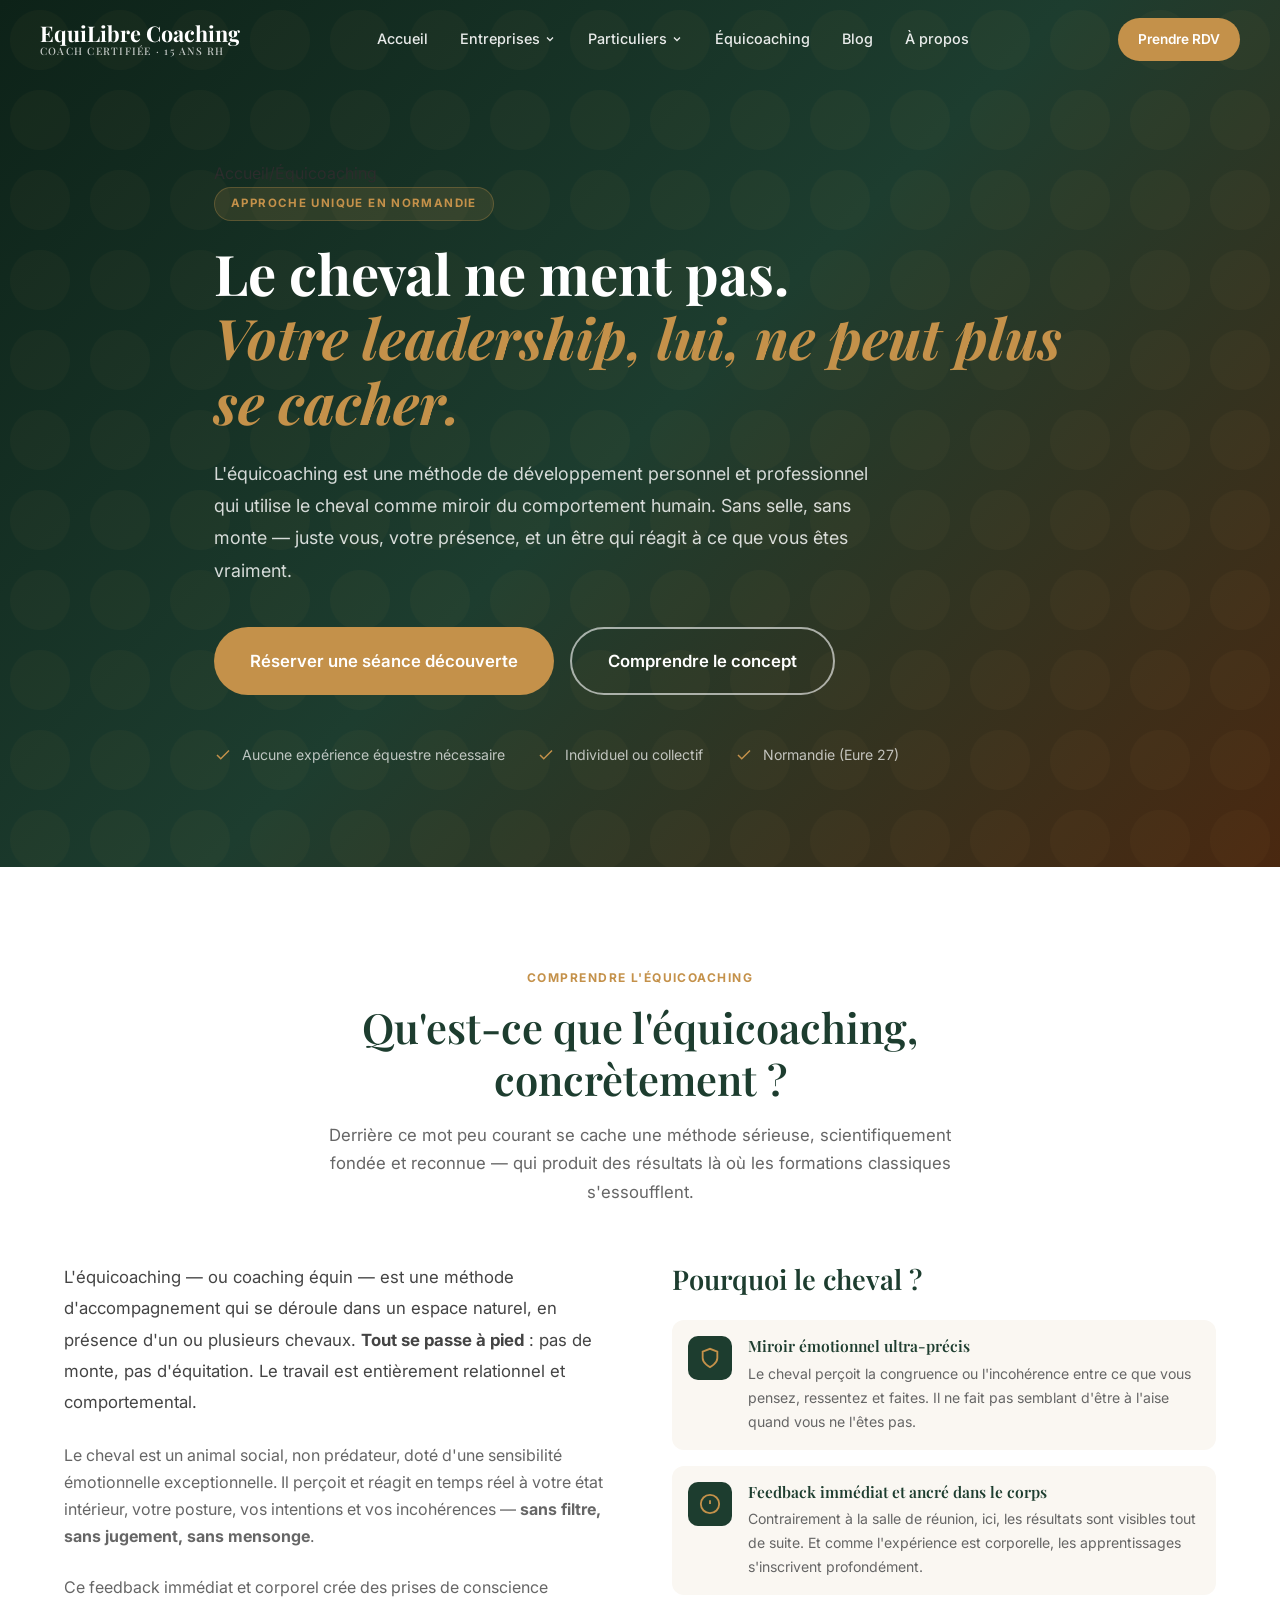
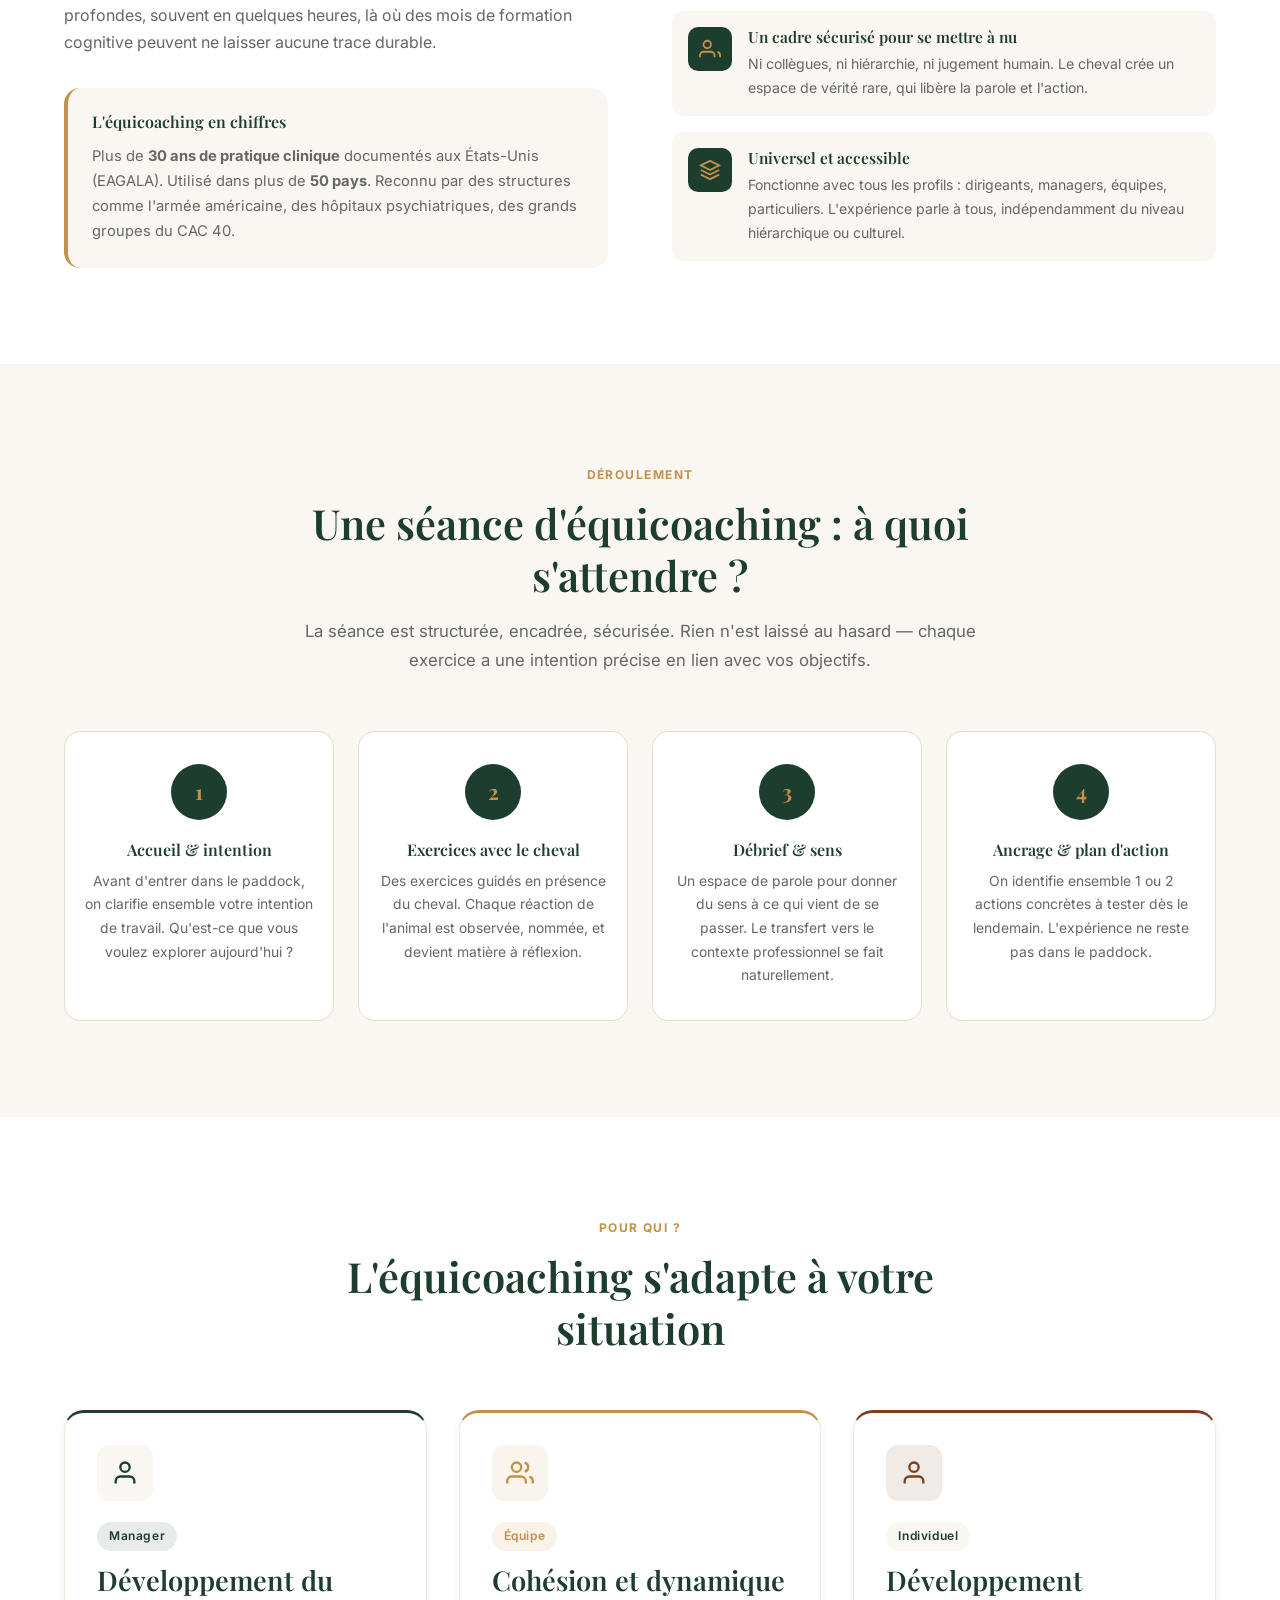
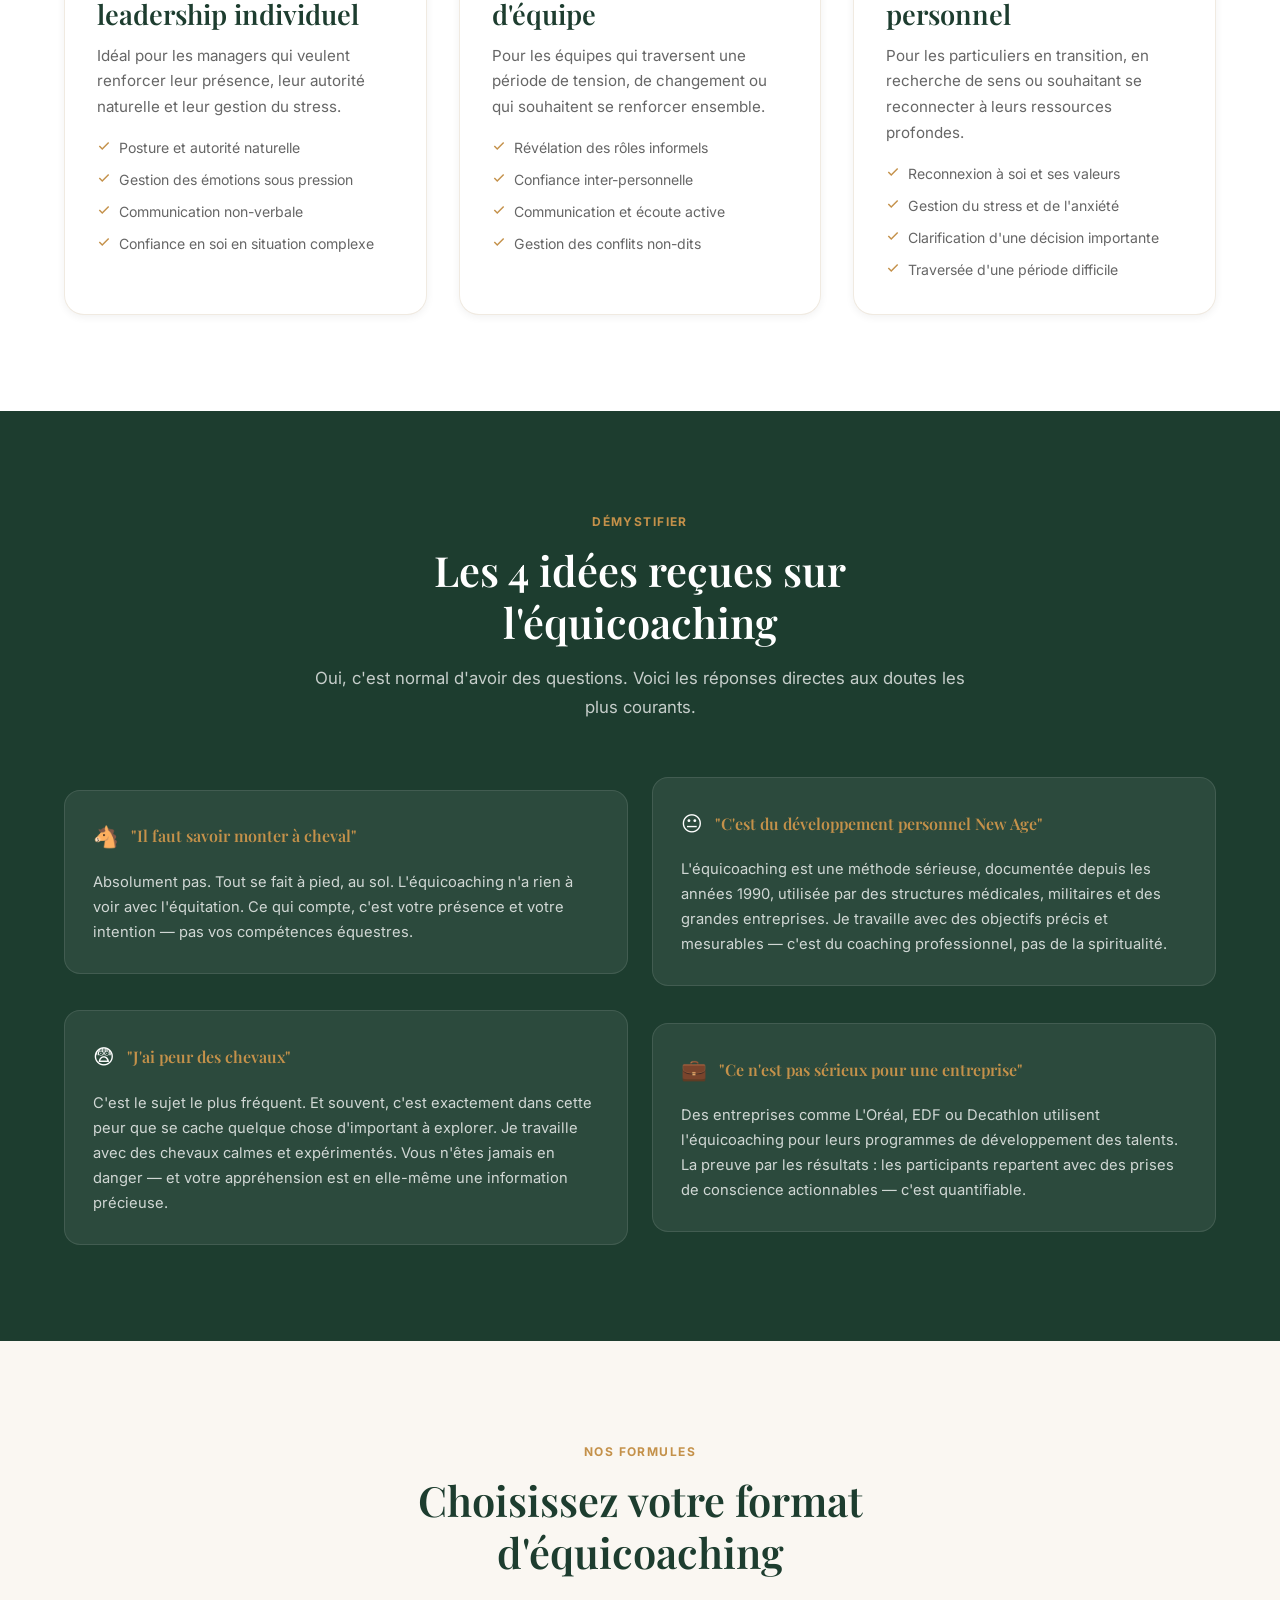
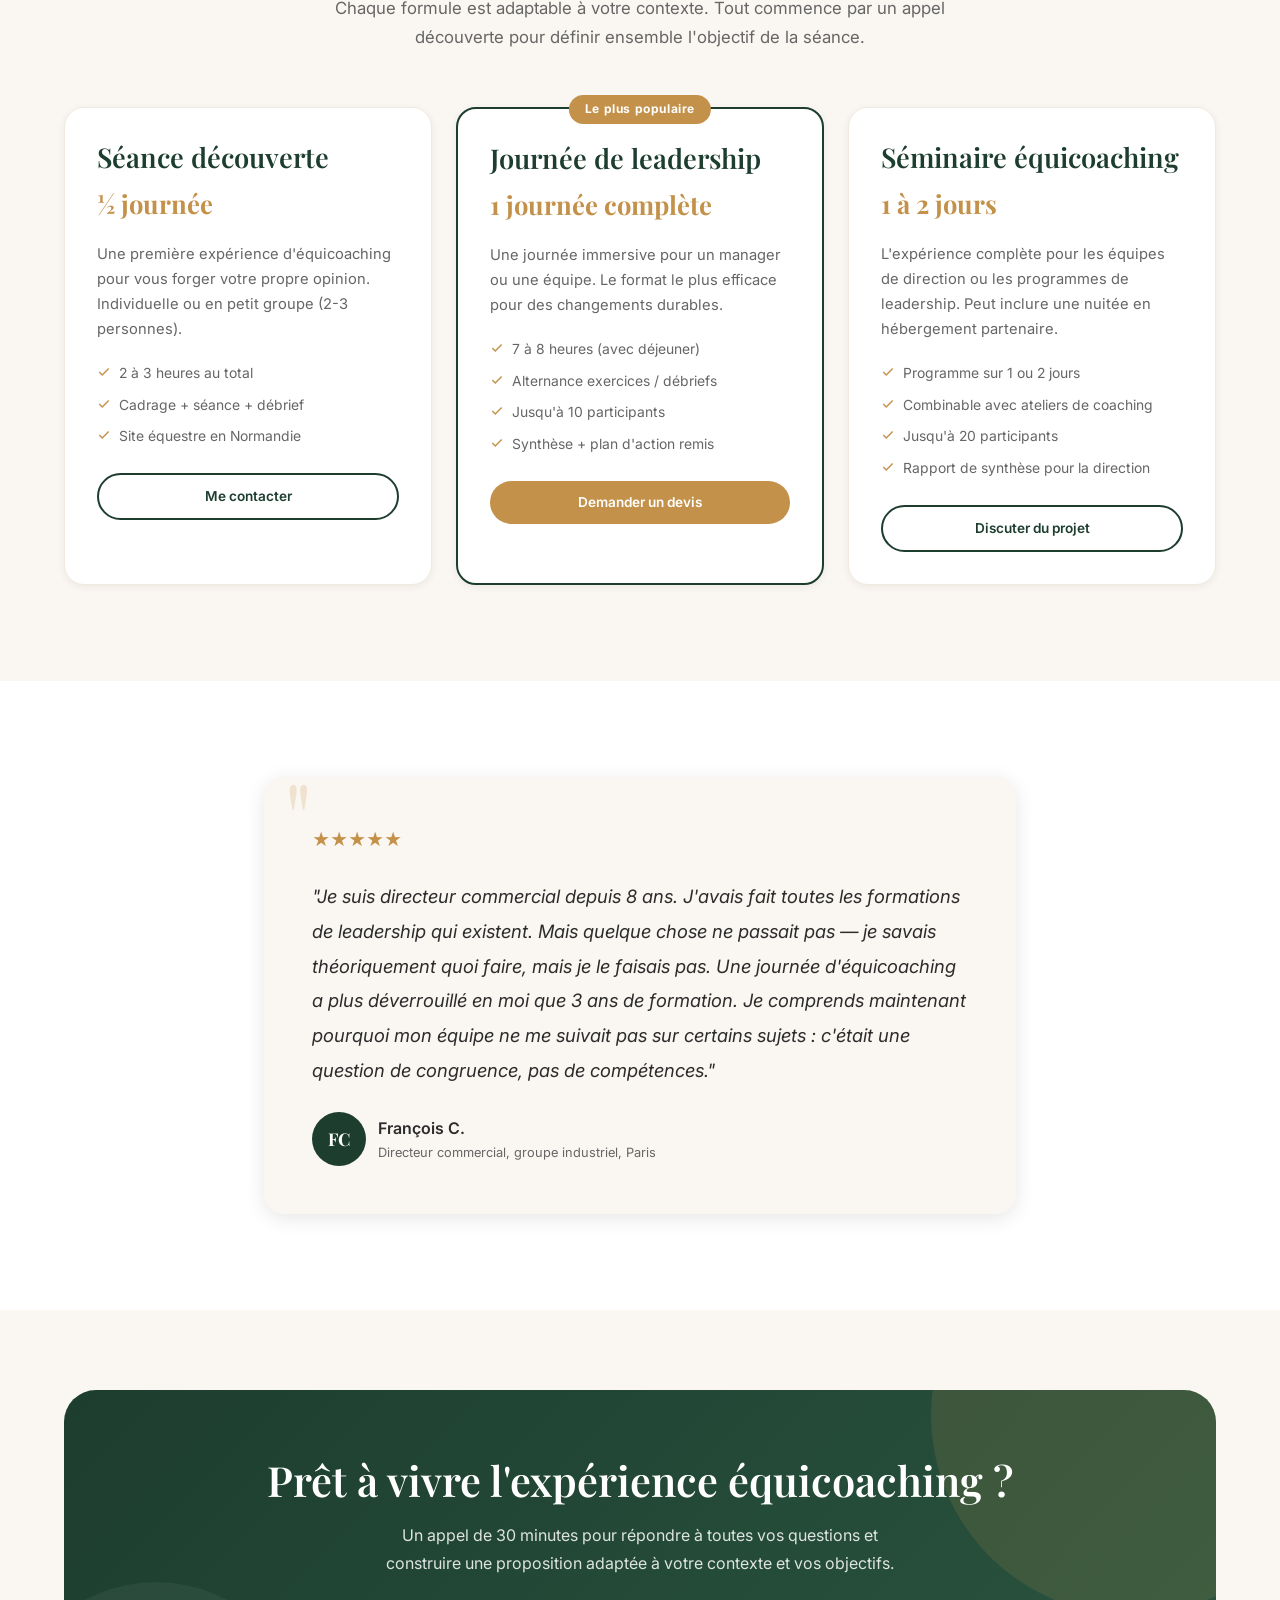
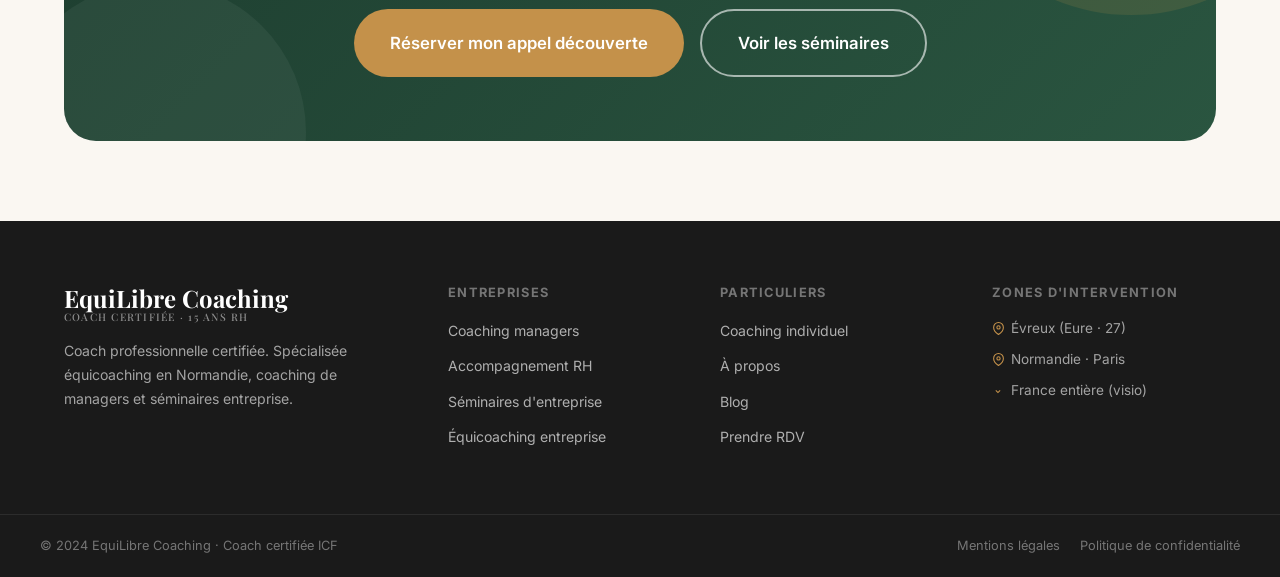
<file: equicoaching.html>
<!DOCTYPE html>
<html lang="fr">
<head>
  <meta charset="UTF-8" />
  <meta name="viewport" content="width=device-width, initial-scale=1.0" />

  <!-- SEO -->
  <title>Équicoaching Entreprise | Coaching avec Chevaux Leadership | Normandie</title>
  <meta name="description" content="L'équicoaching : coaching avec chevaux pour développer le leadership, la posture managériale et la cohésion d'équipe. Séances individuelles et collectives en Normandie. Découvrez cette approche unique." />
  <meta name="keywords" content="équicoaching entreprise, coaching avec chevaux leadership, équicoaching Normandie, équicoaching manager, coaching équin leadership, équicoaching Eure 27, développement leadership avec chevaux" />
  <link rel="canonical" href="https://www.equilibre-coaching.fr/equicoaching.html" />

  <link rel="preconnect" href="https://fonts.googleapis.com" />
  <link rel="preconnect" href="https://fonts.gstatic.com" crossorigin />
  <link rel="stylesheet" href="css/style.css" />
  <link rel="stylesheet" href="css/mobile.css" />
</head>
<body>

  <nav class="navbar">
    <div class="navbar-inner">
      <a href="index.html" class="nav-logo"><span class="nav-logo-main">EquiLibre Coaching</span><span class="nav-logo-sub">Coach certifiée · 15 ans RH</span></a>
      <ul class="nav-menu">
        <li class="nav-item"><a href="index.html" class="nav-link">Accueil</a></li>
        <li class="nav-item">
          <a href="#" class="nav-link">Entreprises <svg viewBox="0 0 24 24" fill="none" stroke="currentColor" stroke-width="2.5" style="width:12px;height:12px;"><path d="M6 9l6 6 6-6"/></svg></a>
          <ul class="dropdown">
            <li><a href="coaching-managers.html" class="dropdown-link"><svg viewBox="0 0 24 24" fill="none" stroke="currentColor" stroke-width="2" style="width:16px;height:16px;color:#C4914A;"><path d="M17 21v-2a4 4 0 00-4-4H5a4 4 0 00-4 4v2"/><circle cx="9" cy="7" r="4"/></svg>Coaching managers</a></li>
            <li><a href="coaching-entreprises.html" class="dropdown-link"><svg viewBox="0 0 24 24" fill="none" stroke="currentColor" stroke-width="2" style="width:16px;height:16px;color:#C4914A;"><rect x="2" y="7" width="20" height="14" rx="2"/><path d="M16 7V5a2 2 0 00-2-2h-4a2 2 0 00-2 2v2"/></svg>Coaching RH</a></li>
            <li><a href="seminaires.html" class="dropdown-link"><svg viewBox="0 0 24 24" fill="none" stroke="currentColor" stroke-width="2" style="width:16px;height:16px;color:#C4914A;"><path d="M17 21v-2a4 4 0 00-4-4H5a4 4 0 00-4 4v2"/><circle cx="9" cy="7" r="4"/><path d="M20 7l-4 4-2-2"/></svg>Séminaires</a></li>
          </ul>
        </li>
        <li class="nav-item">
          <a href="#" class="nav-link">Particuliers <svg viewBox="0 0 24 24" fill="none" stroke="currentColor" stroke-width="2.5" style="width:12px;height:12px;"><path d="M6 9l6 6 6-6"/></svg></a>
          <ul class="dropdown"><li><a href="coaching-individuel.html" class="dropdown-link"><svg viewBox="0 0 24 24" fill="none" stroke="currentColor" stroke-width="2" style="width:16px;height:16px;color:#C4914A;"><path d="M20 21v-2a4 4 0 00-4-4H8a4 4 0 00-4 4v2"/><circle cx="12" cy="7" r="4"/></svg>Coaching individuel</a></li></ul>
        </li>
        <li class="nav-item"><a href="equicoaching.html" class="nav-link">Équicoaching</a></li>
        <li class="nav-item"><a href="blog.html" class="nav-link">Blog</a></li>
        <li class="nav-item"><a href="a-propos.html" class="nav-link">À propos</a></li>
      </ul>
      <a href="contact.html" class="btn btn-primary btn-sm nav-cta">Prendre RDV</a>
      <button class="hamburger" aria-label="Menu"><span></span><span></span><span></span></button>
    </div>
  </nav>
  <nav class="mobile-nav">
    <a href="index.html" class="mobile-nav-link">Accueil</a>
    <span class="mobile-nav-label">Entreprises</span>
    <div class="mobile-nav-sub">
      <a href="coaching-managers.html" class="mobile-nav-link">Coaching managers</a>
      <a href="coaching-entreprises.html" class="mobile-nav-link">Coaching RH</a>
      <a href="seminaires.html" class="mobile-nav-link">Séminaires</a>
    </div>
    <a href="coaching-individuel.html" class="mobile-nav-link">Coaching individuel</a>
    <a href="equicoaching.html" class="mobile-nav-link">Équicoaching</a>
    <a href="blog.html" class="mobile-nav-link">Blog</a>
    <a href="a-propos.html" class="mobile-nav-link">À propos</a>
    <a href="contact.html" class="btn btn-primary mobile-nav-cta">Prendre RDV</a>
  </nav>

  <main>
    <!-- HERO SPÉCIAL ÉQUICOACHING -->
    <section style="min-height:80vh;background:linear-gradient(135deg,#0D2218 0%,#1D3D2F 50%,#4A2810 100%);display:flex;align-items:center;padding:160px 24px 100px;position:relative;overflow:hidden;">
      <div style="position:absolute;top:0;left:0;right:0;bottom:0;background:url('data:image/svg+xml,%3Csvg width=\'80\' height=\'80\' viewBox=\'0 0 80 80\' xmlns=\'http://www.w3.org/2000/svg\'%3E%3Cg fill=\'none\' fill-rule=\'evenodd\'%3E%3Cg fill=\'%23C4914A\' fill-opacity=\'0.04\'%3E%3Ccircle cx=\'40\' cy=\'40\' r=\'30\'/%3E%3C/g%3E%3C/g%3E%3C/svg%3E');" aria-hidden="true"></div>
      <div class="container" style="position:relative;max-width:900px;">
        <div class="breadcrumb">
          <a href="index.html">Accueil</a><span>/</span><span>Équicoaching</span>
        </div>
        <div style="display:inline-flex;align-items:center;gap:8px;background:rgba(196,145,74,0.15);border:1px solid rgba(196,145,74,0.3);border-radius:30px;padding:6px 16px;margin-bottom:20px;">
          <span style="font-size:0.72rem;font-weight:700;letter-spacing:0.12em;text-transform:uppercase;color:#C4914A;">Approche unique en Normandie</span>
        </div>
        <h1 style="color:#fff;margin-bottom:24px;line-height:1.15;">Le cheval ne ment pas.<br><em style="color:#C4914A;">Votre leadership, lui, ne peut plus se cacher.</em></h1>
        <p style="color:rgba(255,255,255,0.82);font-size:1.12rem;margin-bottom:40px;max-width:680px;line-height:1.8;">L'équicoaching est une méthode de développement personnel et professionnel qui utilise le cheval comme miroir du comportement humain. Sans selle, sans monte — juste vous, votre présence, et un être qui réagit à ce que vous êtes vraiment.</p>
        <div class="btn-group">
          <a href="contact.html" class="btn btn-primary btn-lg">Réserver une séance découverte</a>
          <a href="#concept" class="btn btn-outline-white btn-lg">Comprendre le concept</a>
        </div>
        <div style="margin-top:48px;display:flex;gap:32px;flex-wrap:wrap;">
          <div style="display:flex;align-items:center;gap:10px;color:rgba(255,255,255,0.7);font-size:0.88rem;">
            <svg style="width:18px;height:18px;color:#C4914A;" viewBox="0 0 24 24" fill="none" stroke="currentColor" stroke-width="2"><path d="M20 6L9 17l-5-5"/></svg>
            Aucune expérience équestre nécessaire
          </div>
          <div style="display:flex;align-items:center;gap:10px;color:rgba(255,255,255,0.7);font-size:0.88rem;">
            <svg style="width:18px;height:18px;color:#C4914A;" viewBox="0 0 24 24" fill="none" stroke="currentColor" stroke-width="2"><path d="M20 6L9 17l-5-5"/></svg>
            Individuel ou collectif
          </div>
          <div style="display:flex;align-items:center;gap:10px;color:rgba(255,255,255,0.7);font-size:0.88rem;">
            <svg style="width:18px;height:18px;color:#C4914A;" viewBox="0 0 24 24" fill="none" stroke="currentColor" stroke-width="2"><path d="M20 6L9 17l-5-5"/></svg>
            Normandie (Eure 27)
          </div>
        </div>
      </div>
    </section>

    <!-- CONCEPT -->
    <section class="section" id="concept">
      <div class="container">
        <div class="section-header reveal">
          <span class="section-label">Comprendre l'équicoaching</span>
          <h2>Qu'est-ce que l'équicoaching, concrètement ?</h2>
          <p>Derrière ce mot peu courant se cache une méthode sérieuse, scientifiquement fondée et reconnue — qui produit des résultats là où les formations classiques s'essoufflent.</p>
        </div>
        <div class="grid-2" style="gap:64px;align-items:start;">
          <div class="reveal">
            <p style="font-size:1.05rem;color:#444;line-height:1.85;margin-bottom:24px;">L'équicoaching — ou coaching équin — est une méthode d'accompagnement qui se déroule dans un espace naturel, en présence d'un ou plusieurs chevaux. <strong>Tout se passe à pied</strong> : pas de monte, pas d'équitation. Le travail est entièrement relationnel et comportemental.</p>
            <p style="color:#666;margin-bottom:24px;">Le cheval est un animal social, non prédateur, doté d'une sensibilité émotionnelle exceptionnelle. Il perçoit et réagit en temps réel à votre état intérieur, votre posture, vos intentions et vos incohérences — <strong>sans filtre, sans jugement, sans mensonge</strong>.</p>
            <p style="color:#666;margin-bottom:32px;">Ce feedback immédiat et corporel crée des prises de conscience profondes, souvent en quelques heures, là où des mois de formation cognitive peuvent ne laisser aucune trace durable.</p>
            <div style="padding:24px;background:#FAF7F2;border-radius:16px;border-left:4px solid #C4914A;">
              <h4 style="margin-bottom:12px;font-size:1rem;">L'équicoaching en chiffres</h4>
              <p style="font-size:0.92rem;color:#666;margin:0;">Plus de <strong>30 ans de pratique clinique</strong> documentés aux États-Unis (EAGALA). Utilisé dans plus de <strong>50 pays</strong>. Reconnu par des structures comme l'armée américaine, des hôpitaux psychiatriques, des grands groupes du CAC 40.</p>
            </div>
          </div>
          <div class="reveal reveal-delay-2">
            <h3 style="margin-bottom:24px;">Pourquoi le cheval ?</h3>
            <div style="display:flex;flex-direction:column;gap:16px;">
              <div style="display:flex;gap:16px;align-items:flex-start;padding:16px;background:#FAF7F2;border-radius:12px;">
                <div style="width:44px;height:44px;background:#1D3D2F;border-radius:10px;display:flex;align-items:center;justify-content:center;flex-shrink:0;">
                  <svg style="width:22px;height:22px;color:#C4914A;" viewBox="0 0 24 24" fill="none" stroke="currentColor" stroke-width="2"><path d="M12 22s8-4 8-10V5l-8-3-8 3v7c0 6 8 10 8 10z"/></svg>
                </div>
                <div>
                  <h4 style="font-size:0.97rem;margin-bottom:6px;">Miroir émotionnel ultra-précis</h4>
                  <p style="font-size:0.88rem;color:#666;margin:0;">Le cheval perçoit la congruence ou l'incohérence entre ce que vous pensez, ressentez et faites. Il ne fait pas semblant d'être à l'aise quand vous ne l'êtes pas.</p>
                </div>
              </div>
              <div style="display:flex;gap:16px;align-items:flex-start;padding:16px;background:#FAF7F2;border-radius:12px;">
                <div style="width:44px;height:44px;background:#1D3D2F;border-radius:10px;display:flex;align-items:center;justify-content:center;flex-shrink:0;">
                  <svg style="width:22px;height:22px;color:#C4914A;" viewBox="0 0 24 24" fill="none" stroke="currentColor" stroke-width="2"><circle cx="12" cy="12" r="10"/><path d="M12 8v4m0 4h.01"/></svg>
                </div>
                <div>
                  <h4 style="font-size:0.97rem;margin-bottom:6px;">Feedback immédiat et ancré dans le corps</h4>
                  <p style="font-size:0.88rem;color:#666;margin:0;">Contrairement à la salle de réunion, ici, les résultats sont visibles tout de suite. Et comme l'expérience est corporelle, les apprentissages s'inscrivent profondément.</p>
                </div>
              </div>
              <div style="display:flex;gap:16px;align-items:flex-start;padding:16px;background:#FAF7F2;border-radius:12px;">
                <div style="width:44px;height:44px;background:#1D3D2F;border-radius:10px;display:flex;align-items:center;justify-content:center;flex-shrink:0;">
                  <svg style="width:22px;height:22px;color:#C4914A;" viewBox="0 0 24 24" fill="none" stroke="currentColor" stroke-width="2"><path d="M17 21v-2a4 4 0 00-4-4H5a4 4 0 00-4 4v2"/><circle cx="9" cy="7" r="4"/><path d="M23 21v-2a4 4 0 00-3-3.87"/></svg>
                </div>
                <div>
                  <h4 style="font-size:0.97rem;margin-bottom:6px;">Un cadre sécurisé pour se mettre à nu</h4>
                  <p style="font-size:0.88rem;color:#666;margin:0;">Ni collègues, ni hiérarchie, ni jugement humain. Le cheval crée un espace de vérité rare, qui libère la parole et l'action.</p>
                </div>
              </div>
              <div style="display:flex;gap:16px;align-items:flex-start;padding:16px;background:#FAF7F2;border-radius:12px;">
                <div style="width:44px;height:44px;background:#1D3D2F;border-radius:10px;display:flex;align-items:center;justify-content:center;flex-shrink:0;">
                  <svg style="width:22px;height:22px;color:#C4914A;" viewBox="0 0 24 24" fill="none" stroke="currentColor" stroke-width="2"><path d="M12 2L2 7l10 5 10-5-10-5z"/><path d="M2 17l10 5 10-5M2 12l10 5 10-5"/></svg>
                </div>
                <div>
                  <h4 style="font-size:0.97rem;margin-bottom:6px;">Universel et accessible</h4>
                  <p style="font-size:0.88rem;color:#666;margin:0;">Fonctionne avec tous les profils : dirigeants, managers, équipes, particuliers. L'expérience parle à tous, indépendamment du niveau hiérarchique ou culturel.</p>
                </div>
              </div>
            </div>
          </div>
        </div>
      </div>
    </section>

    <!-- COMMENT ÇA SE PASSE -->
    <section class="section section-light" id="deroulement">
      <div class="container">
        <div class="section-header reveal">
          <span class="section-label">Déroulement</span>
          <h2>Une séance d'équicoaching : à quoi s'attendre ?</h2>
          <p>La séance est structurée, encadrée, sécurisée. Rien n'est laissé au hasard — chaque exercice a une intention précise en lien avec vos objectifs.</p>
        </div>
        <div style="display:grid;grid-template-columns:repeat(4,1fr);gap:24px;" class="reveal">
          <div style="text-align:center;padding:32px 20px;background:#fff;border-radius:16px;border:1px solid #E5DDD0;">
            <div style="width:56px;height:56px;background:#1D3D2F;border-radius:50%;display:flex;align-items:center;justify-content:center;margin:0 auto 20px;">
              <span style="color:#C4914A;font-family:'Playfair Display',serif;font-size:1.3rem;font-weight:700;">1</span>
            </div>
            <h4 style="margin-bottom:10px;font-size:1rem;">Accueil & intention</h4>
            <p style="font-size:0.87rem;color:#666;margin:0;">Avant d'entrer dans le paddock, on clarifie ensemble votre intention de travail. Qu'est-ce que vous voulez explorer aujourd'hui ?</p>
          </div>
          <div style="text-align:center;padding:32px 20px;background:#fff;border-radius:16px;border:1px solid #E5DDD0;">
            <div style="width:56px;height:56px;background:#1D3D2F;border-radius:50%;display:flex;align-items:center;justify-content:center;margin:0 auto 20px;">
              <span style="color:#C4914A;font-family:'Playfair Display',serif;font-size:1.3rem;font-weight:700;">2</span>
            </div>
            <h4 style="margin-bottom:10px;font-size:1rem;">Exercices avec le cheval</h4>
            <p style="font-size:0.87rem;color:#666;margin:0;">Des exercices guidés en présence du cheval. Chaque réaction de l'animal est observée, nommée, et devient matière à réflexion.</p>
          </div>
          <div style="text-align:center;padding:32px 20px;background:#fff;border-radius:16px;border:1px solid #E5DDD0;">
            <div style="width:56px;height:56px;background:#1D3D2F;border-radius:50%;display:flex;align-items:center;justify-content:center;margin:0 auto 20px;">
              <span style="color:#C4914A;font-family:'Playfair Display',serif;font-size:1.3rem;font-weight:700;">3</span>
            </div>
            <h4 style="margin-bottom:10px;font-size:1rem;">Débrief & sens</h4>
            <p style="font-size:0.87rem;color:#666;margin:0;">Un espace de parole pour donner du sens à ce qui vient de se passer. Le transfert vers le contexte professionnel se fait naturellement.</p>
          </div>
          <div style="text-align:center;padding:32px 20px;background:#fff;border-radius:16px;border:1px solid #E5DDD0;">
            <div style="width:56px;height:56px;background:#1D3D2F;border-radius:50%;display:flex;align-items:center;justify-content:center;margin:0 auto 20px;">
              <span style="color:#C4914A;font-family:'Playfair Display',serif;font-size:1.3rem;font-weight:700;">4</span>
            </div>
            <h4 style="margin-bottom:10px;font-size:1rem;">Ancrage & plan d'action</h4>
            <p style="font-size:0.87rem;color:#666;margin:0;">On identifie ensemble 1 ou 2 actions concrètes à tester dès le lendemain. L'expérience ne reste pas dans le paddock.</p>
          </div>
        </div>
      </div>
    </section>

    <!-- BÉNÉFICES PAR CIBLE -->
    <section class="section">
      <div class="container">
        <div class="section-header reveal">
          <span class="section-label">Pour qui ?</span>
          <h2>L'équicoaching s'adapte à votre situation</h2>
        </div>
        <div class="grid-3" style="gap:32px;">

          <div class="card reveal reveal-delay-1" style="border-top:3px solid #1D3D2F;">
            <div class="card-icon"><svg viewBox="0 0 24 24" fill="none" stroke="currentColor" stroke-width="2"><path d="M20 21v-2a4 4 0 00-4-4H8a4 4 0 00-4 4v2"/><circle cx="12" cy="7" r="4"/></svg></div>
            <span class="tag tag-green" style="margin-bottom:12px;">Manager</span>
            <h3>Développement du leadership individuel</h3>
            <p style="color:#666;margin-bottom:16px;">Idéal pour les managers qui veulent renforcer leur présence, leur autorité naturelle et leur gestion du stress.</p>
            <ul style="display:flex;flex-direction:column;gap:8px;">
              <li style="font-size:0.88rem;color:#666;display:flex;gap:8px;"><svg style="width:14px;height:14px;color:#C4914A;flex-shrink:0;margin-top:3px;" viewBox="0 0 24 24" fill="none" stroke="currentColor" stroke-width="2.5"><path d="M20 6L9 17l-5-5"/></svg>Posture et autorité naturelle</li>
              <li style="font-size:0.88rem;color:#666;display:flex;gap:8px;"><svg style="width:14px;height:14px;color:#C4914A;flex-shrink:0;margin-top:3px;" viewBox="0 0 24 24" fill="none" stroke="currentColor" stroke-width="2.5"><path d="M20 6L9 17l-5-5"/></svg>Gestion des émotions sous pression</li>
              <li style="font-size:0.88rem;color:#666;display:flex;gap:8px;"><svg style="width:14px;height:14px;color:#C4914A;flex-shrink:0;margin-top:3px;" viewBox="0 0 24 24" fill="none" stroke="currentColor" stroke-width="2.5"><path d="M20 6L9 17l-5-5"/></svg>Communication non-verbale</li>
              <li style="font-size:0.88rem;color:#666;display:flex;gap:8px;"><svg style="width:14px;height:14px;color:#C4914A;flex-shrink:0;margin-top:3px;" viewBox="0 0 24 24" fill="none" stroke="currentColor" stroke-width="2.5"><path d="M20 6L9 17l-5-5"/></svg>Confiance en soi en situation complexe</li>
            </ul>
          </div>

          <div class="card reveal reveal-delay-2" style="border-top:3px solid #C4914A;">
            <div class="card-icon" style="background:rgba(196,145,74,0.1);color:#C4914A;"><svg viewBox="0 0 24 24" fill="none" stroke="currentColor" stroke-width="2"><path d="M17 21v-2a4 4 0 00-4-4H5a4 4 0 00-4 4v2"/><circle cx="9" cy="7" r="4"/><path d="M23 21v-2a4 4 0 00-3-3.87M16 3.13a4 4 0 010 7.75"/></svg></div>
            <span class="tag tag-gold" style="margin-bottom:12px;">Équipe</span>
            <h3>Cohésion et dynamique d'équipe</h3>
            <p style="color:#666;margin-bottom:16px;">Pour les équipes qui traversent une période de tension, de changement ou qui souhaitent se renforcer ensemble.</p>
            <ul style="display:flex;flex-direction:column;gap:8px;">
              <li style="font-size:0.88rem;color:#666;display:flex;gap:8px;"><svg style="width:14px;height:14px;color:#C4914A;flex-shrink:0;margin-top:3px;" viewBox="0 0 24 24" fill="none" stroke="currentColor" stroke-width="2.5"><path d="M20 6L9 17l-5-5"/></svg>Révélation des rôles informels</li>
              <li style="font-size:0.88rem;color:#666;display:flex;gap:8px;"><svg style="width:14px;height:14px;color:#C4914A;flex-shrink:0;margin-top:3px;" viewBox="0 0 24 24" fill="none" stroke="currentColor" stroke-width="2.5"><path d="M20 6L9 17l-5-5"/></svg>Confiance inter-personnelle</li>
              <li style="font-size:0.88rem;color:#666;display:flex;gap:8px;"><svg style="width:14px;height:14px;color:#C4914A;flex-shrink:0;margin-top:3px;" viewBox="0 0 24 24" fill="none" stroke="currentColor" stroke-width="2.5"><path d="M20 6L9 17l-5-5"/></svg>Communication et écoute active</li>
              <li style="font-size:0.88rem;color:#666;display:flex;gap:8px;"><svg style="width:14px;height:14px;color:#C4914A;flex-shrink:0;margin-top:3px;" viewBox="0 0 24 24" fill="none" stroke="currentColor" stroke-width="2.5"><path d="M20 6L9 17l-5-5"/></svg>Gestion des conflits non-dits</li>
            </ul>
          </div>

          <div class="card reveal reveal-delay-3" style="border-top:3px solid #7B3F20;">
            <div class="card-icon" style="background:rgba(123,63,32,0.1);color:#7B3F20;"><svg viewBox="0 0 24 24" fill="none" stroke="currentColor" stroke-width="2"><path d="M20 21v-2a4 4 0 00-4-4H8a4 4 0 00-4 4v2"/><circle cx="12" cy="7" r="4"/></svg></div>
            <span class="tag" style="margin-bottom:12px;">Individuel</span>
            <h3>Développement personnel</h3>
            <p style="color:#666;margin-bottom:16px;">Pour les particuliers en transition, en recherche de sens ou souhaitant se reconnecter à leurs ressources profondes.</p>
            <ul style="display:flex;flex-direction:column;gap:8px;">
              <li style="font-size:0.88rem;color:#666;display:flex;gap:8px;"><svg style="width:14px;height:14px;color:#C4914A;flex-shrink:0;margin-top:3px;" viewBox="0 0 24 24" fill="none" stroke="currentColor" stroke-width="2.5"><path d="M20 6L9 17l-5-5"/></svg>Reconnexion à soi et ses valeurs</li>
              <li style="font-size:0.88rem;color:#666;display:flex;gap:8px;"><svg style="width:14px;height:14px;color:#C4914A;flex-shrink:0;margin-top:3px;" viewBox="0 0 24 24" fill="none" stroke="currentColor" stroke-width="2.5"><path d="M20 6L9 17l-5-5"/></svg>Gestion du stress et de l'anxiété</li>
              <li style="font-size:0.88rem;color:#666;display:flex;gap:8px;"><svg style="width:14px;height:14px;color:#C4914A;flex-shrink:0;margin-top:3px;" viewBox="0 0 24 24" fill="none" stroke="currentColor" stroke-width="2.5"><path d="M20 6L9 17l-5-5"/></svg>Clarification d'une décision importante</li>
              <li style="font-size:0.88rem;color:#666;display:flex;gap:8px;"><svg style="width:14px;height:14px;color:#C4914A;flex-shrink:0;margin-top:3px;" viewBox="0 0 24 24" fill="none" stroke="currentColor" stroke-width="2.5"><path d="M20 6L9 17l-5-5"/></svg>Traversée d'une période difficile</li>
            </ul>
          </div>

        </div>
      </div>
    </section>

    <!-- IDÉES REÇUES -->
    <section class="section" style="background:#1D3D2F;color:#fff;">
      <div class="container">
        <div class="section-header reveal">
          <span class="section-label" style="color:#C4914A;">Démystifier</span>
          <h2 style="color:#fff;">Les 4 idées reçues sur l'équicoaching</h2>
          <p style="color:rgba(255,255,255,0.75);">Oui, c'est normal d'avoir des questions. Voici les réponses directes aux doutes les plus courants.</p>
        </div>
        <div class="grid-2" style="gap:24px;">
          <div style="padding:28px;background:rgba(255,255,255,0.07);border-radius:16px;border:1px solid rgba(255,255,255,0.1);" class="reveal reveal-delay-1">
            <div style="display:flex;align-items:center;gap:12px;margin-bottom:16px;">
              <span style="font-size:1.3rem;">🐴</span>
              <h4 style="color:#C4914A;margin:0;font-size:1rem;">"Il faut savoir monter à cheval"</h4>
            </div>
            <p style="color:rgba(255,255,255,0.78);font-size:0.92rem;margin:0;">Absolument pas. Tout se fait à pied, au sol. L'équicoaching n'a rien à voir avec l'équitation. Ce qui compte, c'est votre présence et votre intention — pas vos compétences équestres.</p>
          </div>
          <div style="padding:28px;background:rgba(255,255,255,0.07);border-radius:16px;border:1px solid rgba(255,255,255,0.1);" class="reveal reveal-delay-2">
            <div style="display:flex;align-items:center;gap:12px;margin-bottom:16px;">
              <span style="font-size:1.3rem;">😐</span>
              <h4 style="color:#C4914A;margin:0;font-size:1rem;">"C'est du développement personnel New Age"</h4>
            </div>
            <p style="color:rgba(255,255,255,0.78);font-size:0.92rem;margin:0;">L'équicoaching est une méthode sérieuse, documentée depuis les années 1990, utilisée par des structures médicales, militaires et des grandes entreprises. Je travaille avec des objectifs précis et mesurables — c'est du coaching professionnel, pas de la spiritualité.</p>
          </div>
          <div style="padding:28px;background:rgba(255,255,255,0.07);border-radius:16px;border:1px solid rgba(255,255,255,0.1);" class="reveal reveal-delay-3">
            <div style="display:flex;align-items:center;gap:12px;margin-bottom:16px;">
              <span style="font-size:1.3rem;">😨</span>
              <h4 style="color:#C4914A;margin:0;font-size:1rem;">"J'ai peur des chevaux"</h4>
            </div>
            <p style="color:rgba(255,255,255,0.78);font-size:0.92rem;margin:0;">C'est le sujet le plus fréquent. Et souvent, c'est exactement dans cette peur que se cache quelque chose d'important à explorer. Je travaille avec des chevaux calmes et expérimentés. Vous n'êtes jamais en danger — et votre appréhension est en elle-même une information précieuse.</p>
          </div>
          <div style="padding:28px;background:rgba(255,255,255,0.07);border-radius:16px;border:1px solid rgba(255,255,255,0.1);" class="reveal reveal-delay-4">
            <div style="display:flex;align-items:center;gap:12px;margin-bottom:16px;">
              <span style="font-size:1.3rem;">💼</span>
              <h4 style="color:#C4914A;margin:0;font-size:1rem;">"Ce n'est pas sérieux pour une entreprise"</h4>
            </div>
            <p style="color:rgba(255,255,255,0.78);font-size:0.92rem;margin:0;">Des entreprises comme L'Oréal, EDF ou Decathlon utilisent l'équicoaching pour leurs programmes de développement des talents. La preuve par les résultats : les participants repartent avec des prises de conscience actionnables — c'est quantifiable.</p>
          </div>
        </div>
      </div>
    </section>

    <!-- FORMULES -->
    <section class="section section-light" id="formules">
      <div class="container">
        <div class="section-header reveal">
          <span class="section-label">Nos formules</span>
          <h2>Choisissez votre format d'équicoaching</h2>
          <p>Chaque formule est adaptable à votre contexte. Tout commence par un appel découverte pour définir ensemble l'objectif de la séance.</p>
        </div>
        <div class="grid-3" style="gap:24px;">

          <div class="card reveal reveal-delay-1">
            <h3 style="margin-bottom:8px;">Séance découverte</h3>
            <p style="font-size:1.6rem;font-family:'Playfair Display',serif;font-weight:700;color:#C4914A;margin-bottom:16px;">½ journée</p>
            <p style="color:#666;font-size:0.92rem;margin-bottom:20px;">Une première expérience d'équicoaching pour vous forger votre propre opinion. Individuelle ou en petit groupe (2-3 personnes).</p>
            <ul style="display:flex;flex-direction:column;gap:8px;margin-bottom:24px;">
              <li style="font-size:0.87rem;color:#666;display:flex;gap:8px;"><svg style="width:14px;height:14px;color:#C4914A;flex-shrink:0;margin-top:3px;" viewBox="0 0 24 24" fill="none" stroke="currentColor" stroke-width="2.5"><path d="M20 6L9 17l-5-5"/></svg>2 à 3 heures au total</li>
              <li style="font-size:0.87rem;color:#666;display:flex;gap:8px;"><svg style="width:14px;height:14px;color:#C4914A;flex-shrink:0;margin-top:3px;" viewBox="0 0 24 24" fill="none" stroke="currentColor" stroke-width="2.5"><path d="M20 6L9 17l-5-5"/></svg>Cadrage + séance + débrief</li>
              <li style="font-size:0.87rem;color:#666;display:flex;gap:8px;"><svg style="width:14px;height:14px;color:#C4914A;flex-shrink:0;margin-top:3px;" viewBox="0 0 24 24" fill="none" stroke="currentColor" stroke-width="2.5"><path d="M20 6L9 17l-5-5"/></svg>Site équestre en Normandie</li>
            </ul>
            <a href="contact.html" class="btn btn-secondary btn-sm" style="width:100%;justify-content:center;">Me contacter</a>
          </div>

          <div class="card reveal reveal-delay-2" style="border:2px solid #1D3D2F;position:relative;">
            <div style="position:absolute;top:-14px;left:50%;transform:translateX(-50%);background:#C4914A;color:#fff;font-size:0.75rem;font-weight:700;padding:4px 16px;border-radius:20px;letter-spacing:0.05em;white-space:nowrap;">Le plus populaire</div>
            <h3 style="margin-bottom:8px;">Journée de leadership</h3>
            <p style="font-size:1.6rem;font-family:'Playfair Display',serif;font-weight:700;color:#C4914A;margin-bottom:16px;">1 journée complète</p>
            <p style="color:#666;font-size:0.92rem;margin-bottom:20px;">Une journée immersive pour un manager ou une équipe. Le format le plus efficace pour des changements durables.</p>
            <ul style="display:flex;flex-direction:column;gap:8px;margin-bottom:24px;">
              <li style="font-size:0.87rem;color:#666;display:flex;gap:8px;"><svg style="width:14px;height:14px;color:#C4914A;flex-shrink:0;margin-top:3px;" viewBox="0 0 24 24" fill="none" stroke="currentColor" stroke-width="2.5"><path d="M20 6L9 17l-5-5"/></svg>7 à 8 heures (avec déjeuner)</li>
              <li style="font-size:0.87rem;color:#666;display:flex;gap:8px;"><svg style="width:14px;height:14px;color:#C4914A;flex-shrink:0;margin-top:3px;" viewBox="0 0 24 24" fill="none" stroke="currentColor" stroke-width="2.5"><path d="M20 6L9 17l-5-5"/></svg>Alternance exercices / débriefs</li>
              <li style="font-size:0.87rem;color:#666;display:flex;gap:8px;"><svg style="width:14px;height:14px;color:#C4914A;flex-shrink:0;margin-top:3px;" viewBox="0 0 24 24" fill="none" stroke="currentColor" stroke-width="2.5"><path d="M20 6L9 17l-5-5"/></svg>Jusqu'à 10 participants</li>
              <li style="font-size:0.87rem;color:#666;display:flex;gap:8px;"><svg style="width:14px;height:14px;color:#C4914A;flex-shrink:0;margin-top:3px;" viewBox="0 0 24 24" fill="none" stroke="currentColor" stroke-width="2.5"><path d="M20 6L9 17l-5-5"/></svg>Synthèse + plan d'action remis</li>
            </ul>
            <a href="contact.html" class="btn btn-primary btn-sm" style="width:100%;justify-content:center;">Demander un devis</a>
          </div>

          <div class="card reveal reveal-delay-3">
            <h3 style="margin-bottom:8px;">Séminaire équicoaching</h3>
            <p style="font-size:1.6rem;font-family:'Playfair Display',serif;font-weight:700;color:#C4914A;margin-bottom:16px;">1 à 2 jours</p>
            <p style="color:#666;font-size:0.92rem;margin-bottom:20px;">L'expérience complète pour les équipes de direction ou les programmes de leadership. Peut inclure une nuitée en hébergement partenaire.</p>
            <ul style="display:flex;flex-direction:column;gap:8px;margin-bottom:24px;">
              <li style="font-size:0.87rem;color:#666;display:flex;gap:8px;"><svg style="width:14px;height:14px;color:#C4914A;flex-shrink:0;margin-top:3px;" viewBox="0 0 24 24" fill="none" stroke="currentColor" stroke-width="2.5"><path d="M20 6L9 17l-5-5"/></svg>Programme sur 1 ou 2 jours</li>
              <li style="font-size:0.87rem;color:#666;display:flex;gap:8px;"><svg style="width:14px;height:14px;color:#C4914A;flex-shrink:0;margin-top:3px;" viewBox="0 0 24 24" fill="none" stroke="currentColor" stroke-width="2.5"><path d="M20 6L9 17l-5-5"/></svg>Combinable avec ateliers de coaching</li>
              <li style="font-size:0.87rem;color:#666;display:flex;gap:8px;"><svg style="width:14px;height:14px;color:#C4914A;flex-shrink:0;margin-top:3px;" viewBox="0 0 24 24" fill="none" stroke="currentColor" stroke-width="2.5"><path d="M20 6L9 17l-5-5"/></svg>Jusqu'à 20 participants</li>
              <li style="font-size:0.87rem;color:#666;display:flex;gap:8px;"><svg style="width:14px;height:14px;color:#C4914A;flex-shrink:0;margin-top:3px;" viewBox="0 0 24 24" fill="none" stroke="currentColor" stroke-width="2.5"><path d="M20 6L9 17l-5-5"/></svg>Rapport de synthèse pour la direction</li>
            </ul>
            <a href="contact.html" class="btn btn-secondary btn-sm" style="width:100%;justify-content:center;">Discuter du projet</a>
          </div>

        </div>
      </div>
    </section>

    <!-- TÉMOIGNAGE -->
    <section class="section">
      <div class="container" style="max-width:800px;">
        <div class="testimonial-card reveal" style="border:none;background:#FAF7F2;padding:48px;">
          <div class="stars" style="font-size:1.1rem;margin-bottom:24px;">★★★★★</div>
          <p class="testimonial-text" style="font-size:1.15rem;line-height:1.9;">"Je suis directeur commercial depuis 8 ans. J'avais fait toutes les formations de leadership qui existent. Mais quelque chose ne passait pas — je savais théoriquement quoi faire, mais je le faisais pas. Une journée d'équicoaching a plus déverrouillé en moi que 3 ans de formation. Je comprends maintenant pourquoi mon équipe ne me suivait pas sur certains sujets : c'était une question de congruence, pas de compétences."</p>
          <div class="testimonial-author">
            <div class="testimonial-avatar" style="width:54px;height:54px;font-size:1.1rem;">FC</div>
            <div>
              <div class="testimonial-name" style="font-size:1rem;">François C.</div>
              <div class="testimonial-role">Directeur commercial, groupe industriel, Paris</div>
            </div>
          </div>
        </div>
      </div>
    </section>

    <!-- CTA -->
    <section style="padding:80px 24px;background:#FAF7F2;">
      <div class="container">
        <div class="cta-banner reveal">
          <h2>Prêt à vivre l'expérience équicoaching ?</h2>
          <p>Un appel de 30 minutes pour répondre à toutes vos questions et construire une proposition adaptée à votre contexte et vos objectifs.</p>
          <div class="btn-group" style="justify-content:center;">
            <a href="contact.html" class="btn btn-primary btn-lg">Réserver mon appel découverte</a>
            <a href="seminaires.html" class="btn btn-outline-white btn-lg">Voir les séminaires</a>
          </div>
        </div>
      </div>
    </section>
  </main>

  <footer>
    <div class="footer-main">
      <div class="footer-brand"><div class="nav-logo"><span class="nav-logo-main">EquiLibre Coaching</span><span class="nav-logo-sub">Coach certifiée · 15 ans RH</span></div><p>Coach professionnelle certifiée. Spécialisée équicoaching en Normandie, coaching de managers et séminaires entreprise.</p></div>
      <div class="footer-col"><h5>Entreprises</h5><ul class="footer-links"><li><a href="coaching-managers.html" class="footer-link">Coaching managers</a></li><li><a href="coaching-entreprises.html" class="footer-link">Accompagnement RH</a></li><li><a href="seminaires.html" class="footer-link">Séminaires d'entreprise</a></li><li><a href="equicoaching.html" class="footer-link">Équicoaching entreprise</a></li></ul></div>
      <div class="footer-col"><h5>Particuliers</h5><ul class="footer-links"><li><a href="coaching-individuel.html" class="footer-link">Coaching individuel</a></li><li><a href="a-propos.html" class="footer-link">À propos</a></li><li><a href="blog.html" class="footer-link">Blog</a></li><li><a href="contact.html" class="footer-link">Prendre RDV</a></li></ul></div>
      <div class="footer-col"><h5>Zones d'intervention</h5><div class="footer-zones"><div class="footer-zone"><svg viewBox="0 0 24 24" fill="none" stroke="currentColor" stroke-width="2" style="width:13px;height:13px;color:#C4914A;"><path d="M21 10c0 7-9 13-9 13s-9-6-9-13a9 9 0 0118 0z"/><circle cx="12" cy="10" r="3"/></svg>Évreux (Eure · 27)</div><div class="footer-zone"><svg viewBox="0 0 24 24" fill="none" stroke="currentColor" stroke-width="2" style="width:13px;height:13px;color:#C4914A;"><path d="M21 10c0 7-9 13-9 13s-9-6-9-13a9 9 0 0118 0z"/><circle cx="12" cy="10" r="3"/></svg>Normandie · Paris</div><div class="footer-zone"><svg viewBox="0 0 24 24" fill="none" stroke="currentColor" stroke-width="2" style="width:13px;height:13px;color:#C4914A;"><path d="M15 10l-4 4-4-4"/></svg>France entière (visio)</div></div></div>
    </div>
    <div class="footer-bottom"><div class="footer-bottom-inner"><p>© 2024 EquiLibre Coaching · Coach certifiée ICF</p><div class="footer-legal"><a href="#">Mentions légales</a><a href="#">Politique de confidentialité</a></div></div></div>
  </footer>

  <script src="js/main.js"></script>
</body>
</html>
</file>
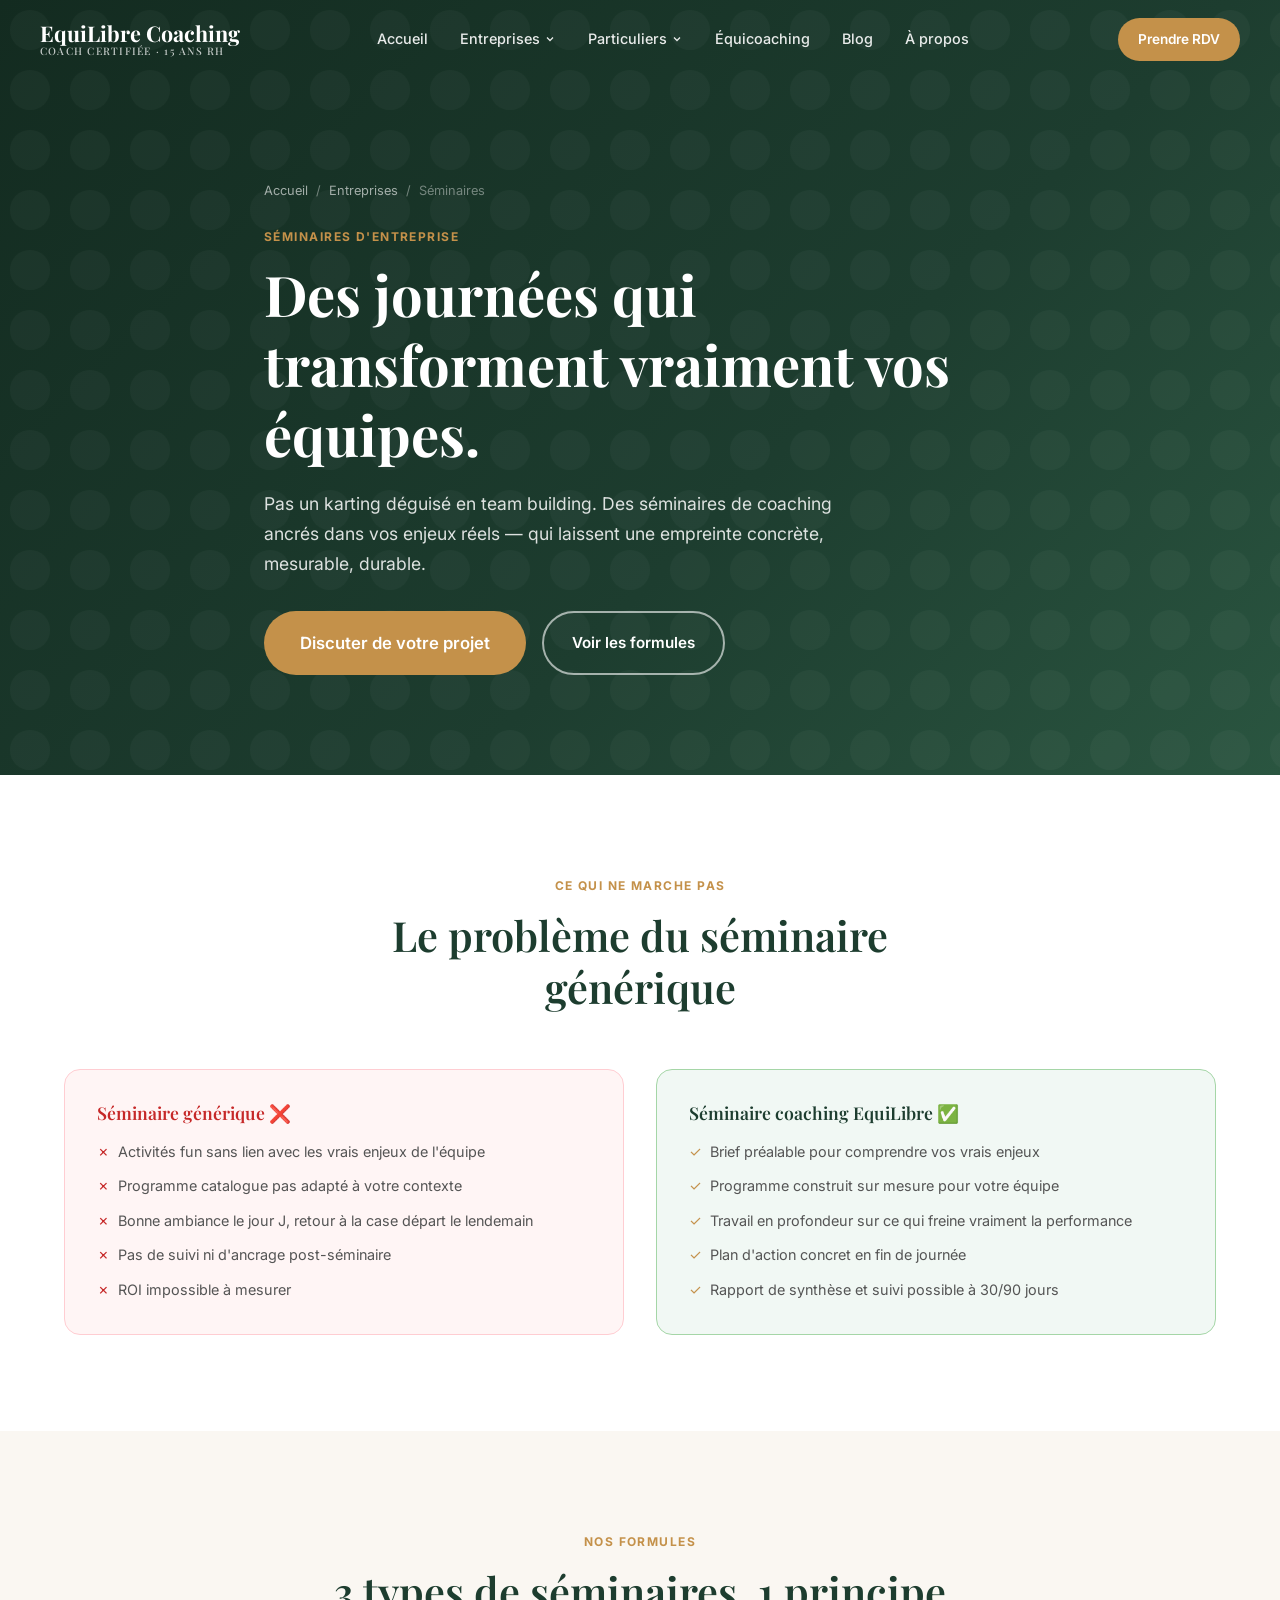
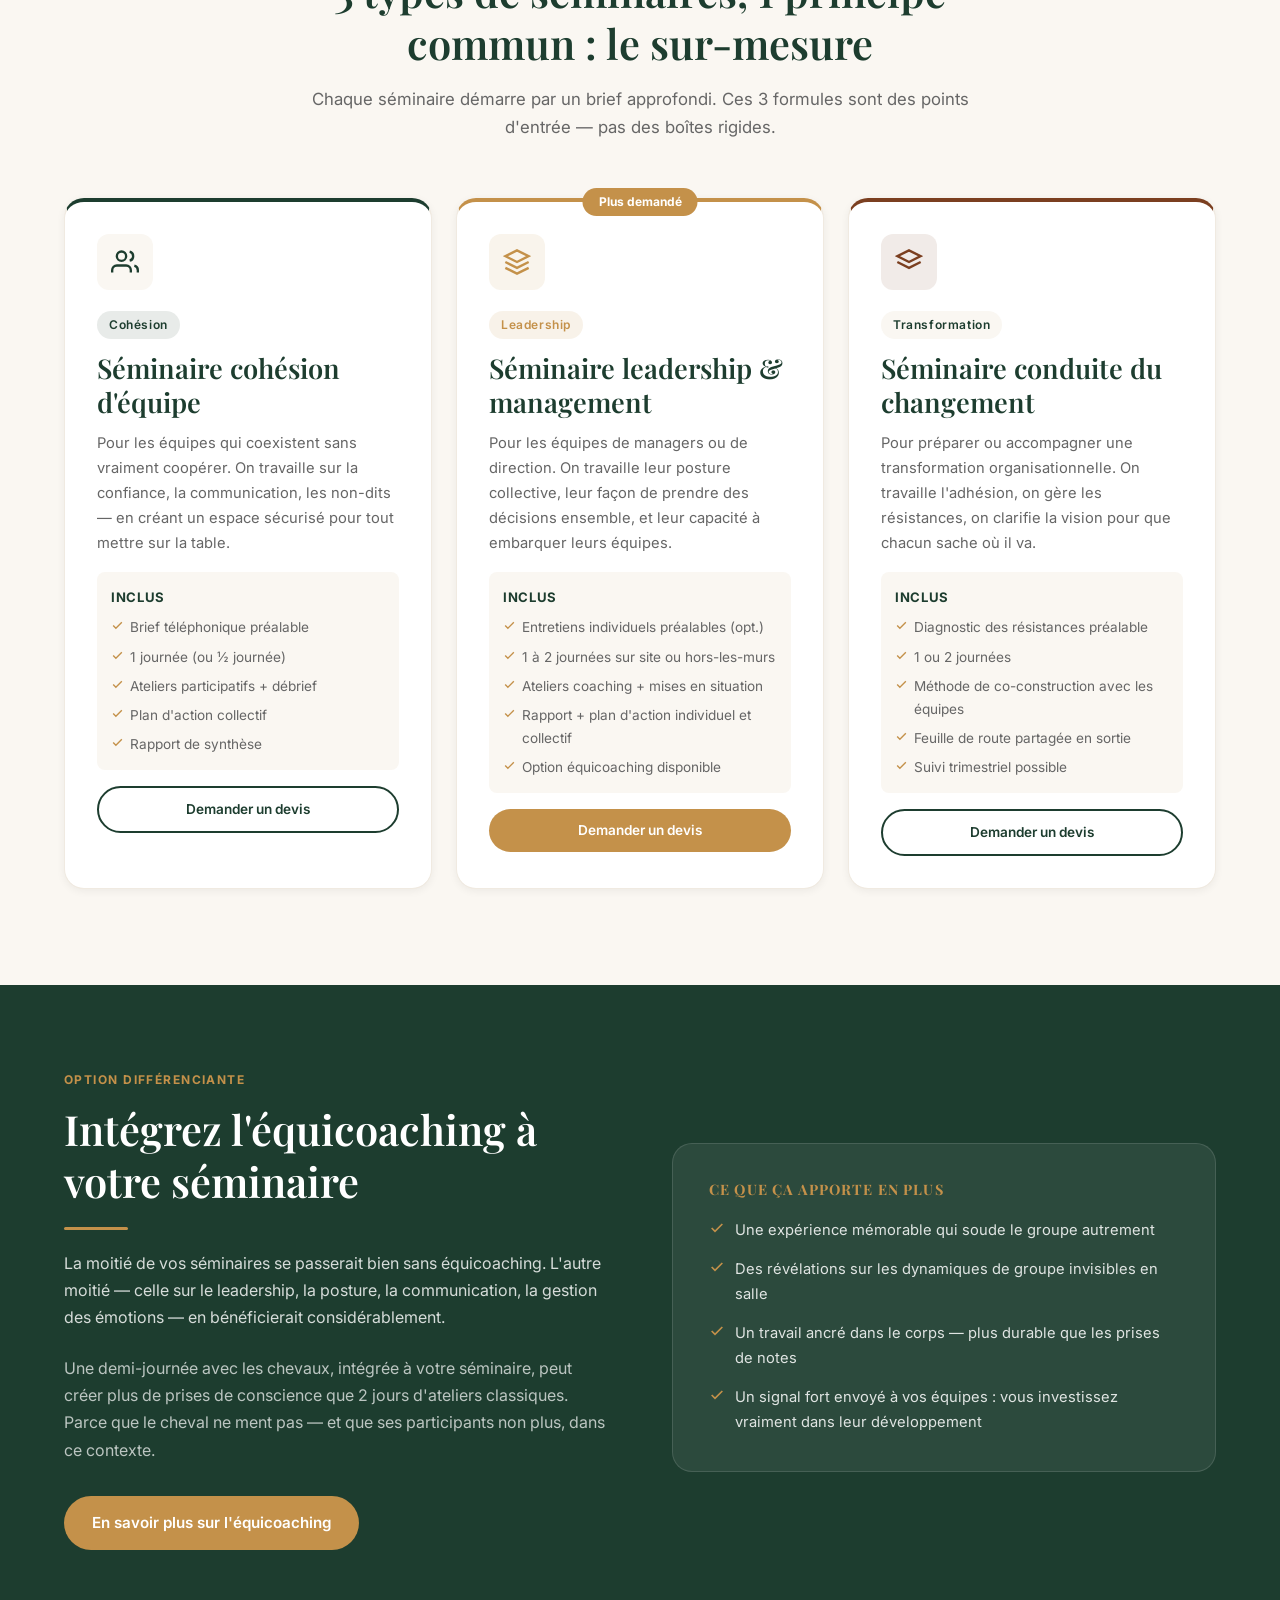
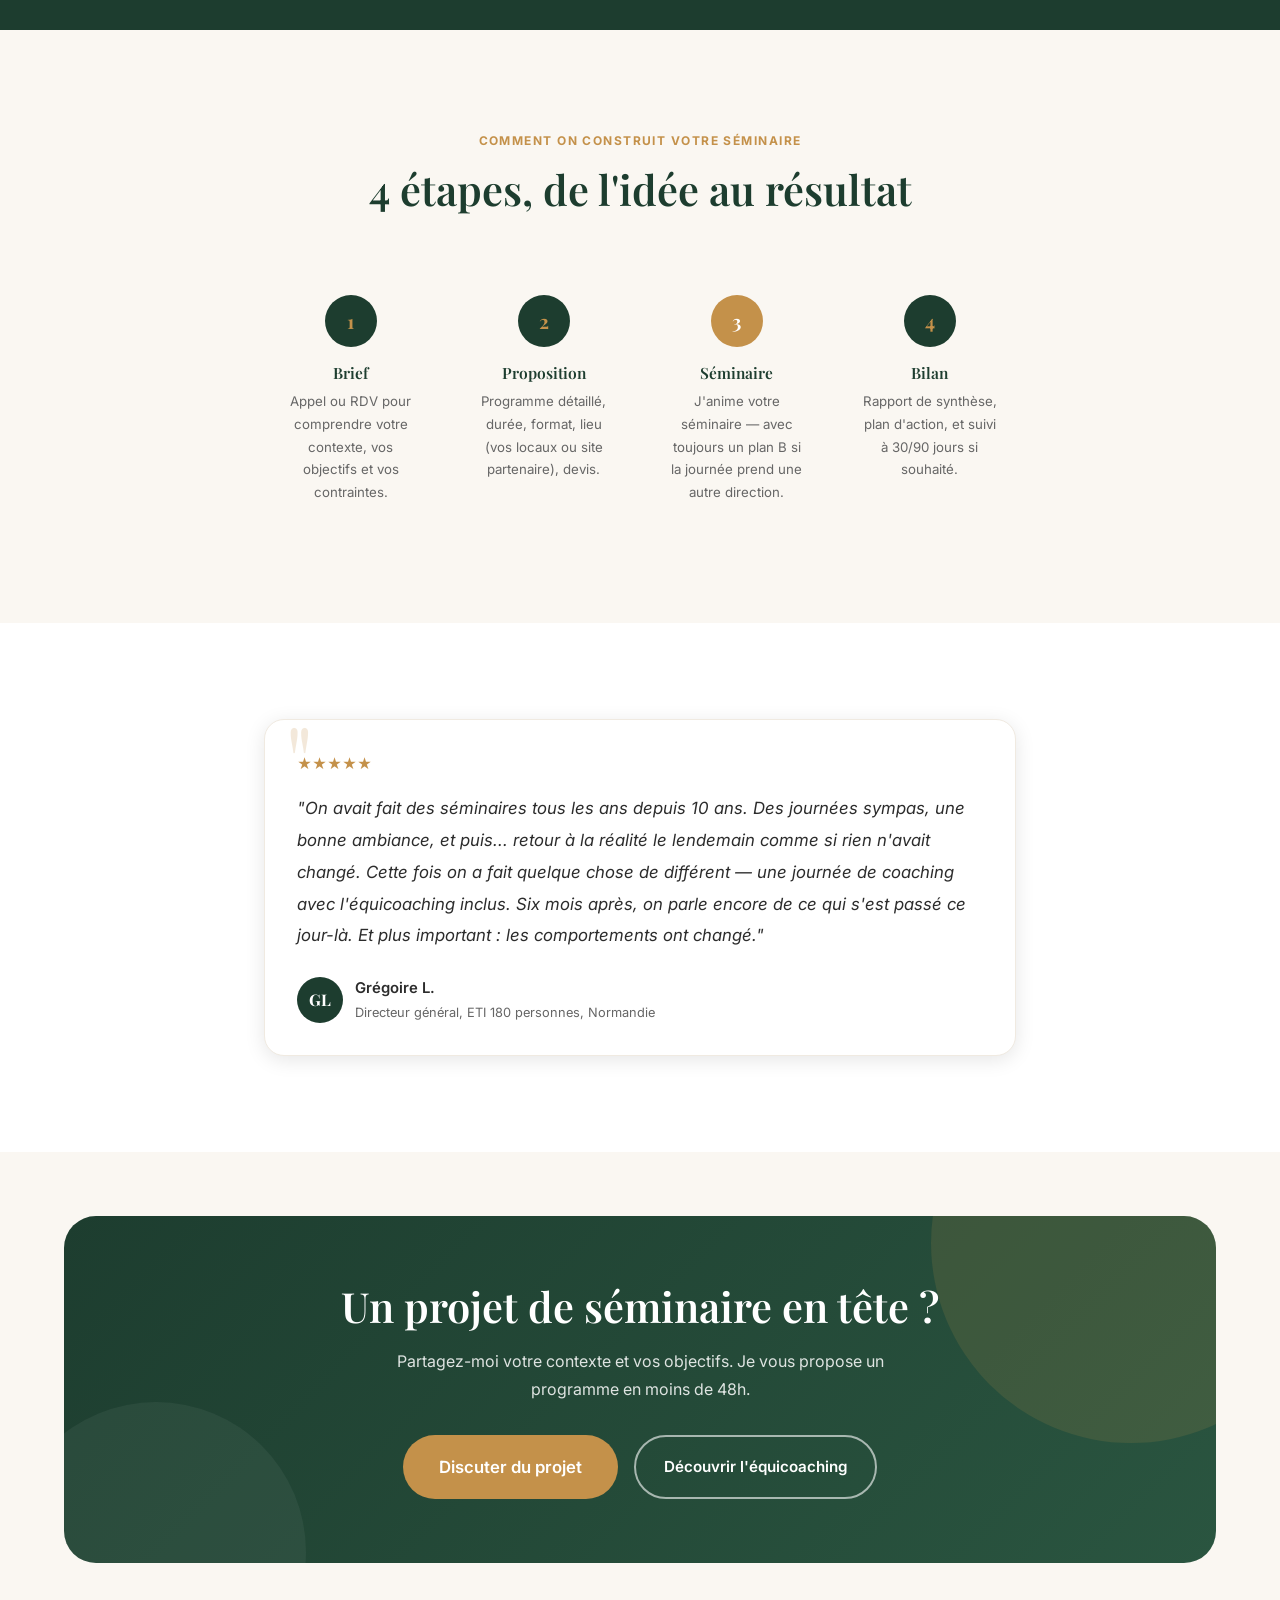
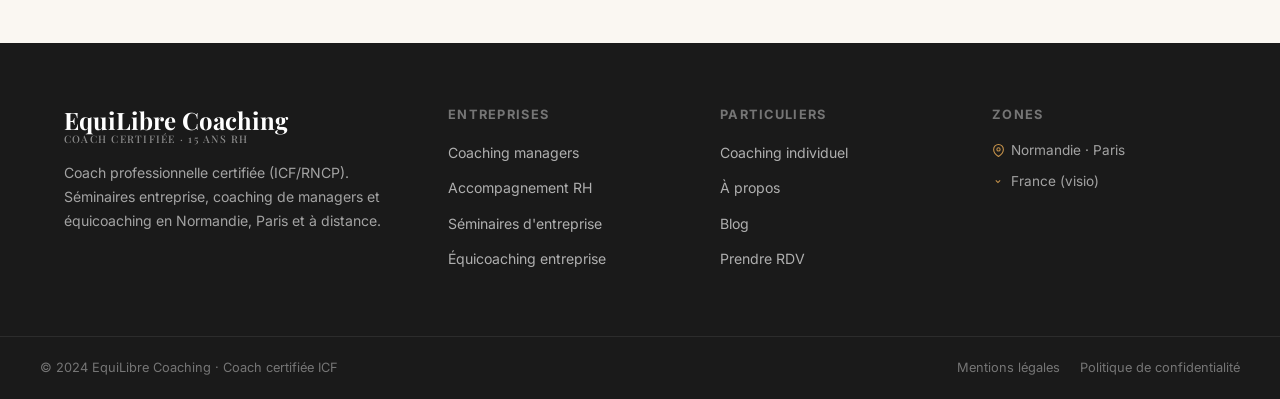
<file: seminaires.html>
<!DOCTYPE html>
<html lang="fr">
<head>
  <meta charset="UTF-8" />
  <meta name="viewport" content="width=device-width, initial-scale=1.0" />
  <title>Séminaires Entreprise | Cohésion d'Équipe & Leadership | Normandie & Paris</title>
  <meta name="description" content="Séminaires d'entreprise sur-mesure : cohésion d'équipe, leadership, pilotage du changement. Coach certifiée RH. Normandie, Paris, site partenaire. Avec option équicoaching." />
  <meta name="keywords" content="séminaire entreprise Normandie, team building coaching, séminaire cohésion équipe, séminaire leadership Paris, séminaire conduite changement, équicoaching séminaire" />
  <link rel="canonical" href="https://www.equilibre-coaching.fr/seminaires.html" />
  <link rel="preconnect" href="https://fonts.googleapis.com" />
  <link rel="preconnect" href="https://fonts.gstatic.com" crossorigin />
  <link rel="stylesheet" href="css/style.css" />
  <link rel="stylesheet" href="css/mobile.css" />
</head>
<body>

  <nav class="navbar">
    <div class="navbar-inner">
      <a href="index.html" class="nav-logo"><span class="nav-logo-main">EquiLibre Coaching</span><span class="nav-logo-sub">Coach certifiée · 15 ans RH</span></a>
      <ul class="nav-menu">
        <li class="nav-item"><a href="index.html" class="nav-link">Accueil</a></li>
        <li class="nav-item">
          <a href="#" class="nav-link">Entreprises <svg viewBox="0 0 24 24" fill="none" stroke="currentColor" stroke-width="2.5" style="width:12px;height:12px;"><path d="M6 9l6 6 6-6"/></svg></a>
          <ul class="dropdown">
            <li><a href="coaching-managers.html" class="dropdown-link"><svg viewBox="0 0 24 24" fill="none" stroke="currentColor" stroke-width="2" style="width:16px;height:16px;color:#C4914A;"><path d="M17 21v-2a4 4 0 00-4-4H5a4 4 0 00-4 4v2"/><circle cx="9" cy="7" r="4"/></svg>Coaching managers</a></li>
            <li><a href="coaching-entreprises.html" class="dropdown-link"><svg viewBox="0 0 24 24" fill="none" stroke="currentColor" stroke-width="2" style="width:16px;height:16px;color:#C4914A;"><rect x="2" y="7" width="20" height="14" rx="2"/><path d="M16 7V5a2 2 0 00-2-2h-4a2 2 0 00-2 2v2"/></svg>Coaching RH</a></li>
            <li><a href="seminaires.html" class="dropdown-link"><svg viewBox="0 0 24 24" fill="none" stroke="currentColor" stroke-width="2" style="width:16px;height:16px;color:#C4914A;"><path d="M17 21v-2a4 4 0 00-4-4H5a4 4 0 00-4 4v2"/><circle cx="9" cy="7" r="4"/><path d="M20 7l-4 4-2-2"/></svg>Séminaires</a></li>
          </ul>
        </li>
        <li class="nav-item">
          <a href="#" class="nav-link">Particuliers <svg viewBox="0 0 24 24" fill="none" stroke="currentColor" stroke-width="2.5" style="width:12px;height:12px;"><path d="M6 9l6 6 6-6"/></svg></a>
          <ul class="dropdown"><li><a href="coaching-individuel.html" class="dropdown-link"><svg viewBox="0 0 24 24" fill="none" stroke="currentColor" stroke-width="2" style="width:16px;height:16px;color:#C4914A;"><path d="M20 21v-2a4 4 0 00-4-4H8a4 4 0 00-4 4v2"/><circle cx="12" cy="7" r="4"/></svg>Coaching individuel</a></li></ul>
        </li>
        <li class="nav-item"><a href="equicoaching.html" class="nav-link">Équicoaching</a></li>
        <li class="nav-item"><a href="blog.html" class="nav-link">Blog</a></li>
        <li class="nav-item"><a href="a-propos.html" class="nav-link">À propos</a></li>
      </ul>
      <a href="contact.html" class="btn btn-primary btn-sm nav-cta">Prendre RDV</a>
      <button class="hamburger" aria-label="Menu"><span></span><span></span><span></span></button>
    </div>
  </nav>
  <nav class="mobile-nav">
    <a href="index.html" class="mobile-nav-link">Accueil</a>
    <span class="mobile-nav-label">Entreprises</span>
    <div class="mobile-nav-sub">
      <a href="coaching-managers.html" class="mobile-nav-link">Coaching managers</a>
      <a href="coaching-entreprises.html" class="mobile-nav-link">Coaching RH</a>
      <a href="seminaires.html" class="mobile-nav-link">Séminaires</a>
    </div>
    <a href="coaching-individuel.html" class="mobile-nav-link">Coaching individuel</a>
    <a href="equicoaching.html" class="mobile-nav-link">Équicoaching</a>
    <a href="blog.html" class="mobile-nav-link">Blog</a>
    <a href="a-propos.html" class="mobile-nav-link">À propos</a>
    <a href="contact.html" class="btn btn-primary mobile-nav-cta">Prendre RDV</a>
  </nav>

  <main>
    <div class="page-hero">
      <div class="container">
        <div class="breadcrumb"><a href="index.html">Accueil</a><span>/</span><a href="#">Entreprises</a><span>/</span><span>Séminaires</span></div>
        <span class="section-label">Séminaires d'entreprise</span>
        <h1>Des journées qui transforment vraiment vos équipes.</h1>
        <p>Pas un karting déguisé en team building. Des séminaires de coaching ancrés dans vos enjeux réels — qui laissent une empreinte concrète, mesurable, durable.</p>
        <div class="btn-group" style="margin-top:32px;">
          <a href="contact.html" class="btn btn-primary btn-lg">Discuter de votre projet</a>
          <a href="#formules" class="btn btn-outline-white">Voir les formules</a>
        </div>
      </div>
    </div>

    <!-- LE PROBLÈME DU SÉMINAIRE GÉNÉRIQUE -->
    <section class="section">
      <div class="container">
        <div class="section-header reveal">
          <span class="section-label">Ce qui ne marche pas</span>
          <h2>Le problème du séminaire générique</h2>
        </div>
        <div class="grid-2" style="gap:32px;">
          <div style="padding:32px;background:#FFF5F5;border-radius:16px;border:1px solid #FFCDD2;" class="reveal reveal-delay-1">
            <h3 style="color:#C62828;font-size:1.1rem;margin-bottom:16px;">Séminaire générique ❌</h3>
            <ul style="display:flex;flex-direction:column;gap:10px;">
              <li style="font-size:0.9rem;color:#555;display:flex;gap:8px;"><span style="color:#C62828;flex-shrink:0;">✗</span>Activités fun sans lien avec les vrais enjeux de l'équipe</li>
              <li style="font-size:0.9rem;color:#555;display:flex;gap:8px;"><span style="color:#C62828;flex-shrink:0;">✗</span>Programme catalogue pas adapté à votre contexte</li>
              <li style="font-size:0.9rem;color:#555;display:flex;gap:8px;"><span style="color:#C62828;flex-shrink:0;">✗</span>Bonne ambiance le jour J, retour à la case départ le lendemain</li>
              <li style="font-size:0.9rem;color:#555;display:flex;gap:8px;"><span style="color:#C62828;flex-shrink:0;">✗</span>Pas de suivi ni d'ancrage post-séminaire</li>
              <li style="font-size:0.9rem;color:#555;display:flex;gap:8px;"><span style="color:#C62828;flex-shrink:0;">✗</span>ROI impossible à mesurer</li>
            </ul>
          </div>
          <div style="padding:32px;background:#F1F8F4;border-radius:16px;border:1px solid #A5D6A7;" class="reveal reveal-delay-2">
            <h3 style="color:#1D3D2F;font-size:1.1rem;margin-bottom:16px;">Séminaire coaching EquiLibre ✅</h3>
            <ul style="display:flex;flex-direction:column;gap:10px;">
              <li style="font-size:0.9rem;color:#555;display:flex;gap:8px;"><span style="color:#C4914A;flex-shrink:0;">✓</span>Brief préalable pour comprendre vos vrais enjeux</li>
              <li style="font-size:0.9rem;color:#555;display:flex;gap:8px;"><span style="color:#C4914A;flex-shrink:0;">✓</span>Programme construit sur mesure pour votre équipe</li>
              <li style="font-size:0.9rem;color:#555;display:flex;gap:8px;"><span style="color:#C4914A;flex-shrink:0;">✓</span>Travail en profondeur sur ce qui freine vraiment la performance</li>
              <li style="font-size:0.9rem;color:#555;display:flex;gap:8px;"><span style="color:#C4914A;flex-shrink:0;">✓</span>Plan d'action concret en fin de journée</li>
              <li style="font-size:0.9rem;color:#555;display:flex;gap:8px;"><span style="color:#C4914A;flex-shrink:0;">✓</span>Rapport de synthèse et suivi possible à 30/90 jours</li>
            </ul>
          </div>
        </div>
      </div>
    </section>

    <!-- FORMULES -->
    <section class="section section-light" id="formules">
      <div class="container">
        <div class="section-header reveal">
          <span class="section-label">Nos formules</span>
          <h2>3 types de séminaires, 1 principe commun : le sur-mesure</h2>
          <p>Chaque séminaire démarre par un brief approfondi. Ces 3 formules sont des points d'entrée — pas des boîtes rigides.</p>
        </div>
        <div class="grid-3" style="gap:24px;">

          <div class="card reveal reveal-delay-1" style="border-top:4px solid #1D3D2F;">
            <div class="card-icon"><svg viewBox="0 0 24 24" fill="none" stroke="currentColor" stroke-width="2"><path d="M17 21v-2a4 4 0 00-4-4H5a4 4 0 00-4 4v2"/><circle cx="9" cy="7" r="4"/><path d="M23 21v-2a4 4 0 00-3-3.87M16 3.13a4 4 0 010 7.75"/></svg></div>
            <span class="tag tag-green" style="margin-bottom:12px;">Cohésion</span>
            <h3>Séminaire cohésion d'équipe</h3>
            <p style="color:#666;font-size:0.92rem;margin-bottom:16px;">Pour les équipes qui coexistent sans vraiment coopérer. On travaille sur la confiance, la communication, les non-dits — en créant un espace sécurisé pour tout mettre sur la table.</p>
            <div style="background:#FAF7F2;border-radius:8px;padding:14px;margin-bottom:16px;">
              <div style="font-size:0.82rem;font-weight:700;color:#1D3D2F;margin-bottom:8px;text-transform:uppercase;letter-spacing:0.05em;">Inclus</div>
              <ul style="display:flex;flex-direction:column;gap:6px;">
                <li style="font-size:0.85rem;color:#666;display:flex;gap:6px;"><svg style="width:13px;height:13px;color:#C4914A;flex-shrink:0;margin-top:3px;" viewBox="0 0 24 24" fill="none" stroke="currentColor" stroke-width="2.5"><path d="M20 6L9 17l-5-5"/></svg>Brief téléphonique préalable</li>
                <li style="font-size:0.85rem;color:#666;display:flex;gap:6px;"><svg style="width:13px;height:13px;color:#C4914A;flex-shrink:0;margin-top:3px;" viewBox="0 0 24 24" fill="none" stroke="currentColor" stroke-width="2.5"><path d="M20 6L9 17l-5-5"/></svg>1 journée (ou ½ journée)</li>
                <li style="font-size:0.85rem;color:#666;display:flex;gap:6px;"><svg style="width:13px;height:13px;color:#C4914A;flex-shrink:0;margin-top:3px;" viewBox="0 0 24 24" fill="none" stroke="currentColor" stroke-width="2.5"><path d="M20 6L9 17l-5-5"/></svg>Ateliers participatifs + débrief</li>
                <li style="font-size:0.85rem;color:#666;display:flex;gap:6px;"><svg style="width:13px;height:13px;color:#C4914A;flex-shrink:0;margin-top:3px;" viewBox="0 0 24 24" fill="none" stroke="currentColor" stroke-width="2.5"><path d="M20 6L9 17l-5-5"/></svg>Plan d'action collectif</li>
                <li style="font-size:0.85rem;color:#666;display:flex;gap:6px;"><svg style="width:13px;height:13px;color:#C4914A;flex-shrink:0;margin-top:3px;" viewBox="0 0 24 24" fill="none" stroke="currentColor" stroke-width="2.5"><path d="M20 6L9 17l-5-5"/></svg>Rapport de synthèse</li>
              </ul>
            </div>
            <a href="contact.html" class="btn btn-secondary btn-sm" style="width:100%;justify-content:center;">Demander un devis</a>
          </div>

          <div class="card reveal reveal-delay-2" style="border-top:4px solid #C4914A;position:relative;">
            <div style="position:absolute;top:-14px;left:50%;transform:translateX(-50%);background:#C4914A;color:#fff;font-size:0.75rem;font-weight:700;padding:4px 16px;border-radius:20px;white-space:nowrap;">Plus demandé</div>
            <div class="card-icon" style="background:rgba(196,145,74,0.1);color:#C4914A;"><svg viewBox="0 0 24 24" fill="none" stroke="currentColor" stroke-width="2"><path d="M12 2L2 7l10 5 10-5-10-5z"/><path d="M2 17l10 5 10-5M2 12l10 5 10-5"/></svg></div>
            <span class="tag tag-gold" style="margin-bottom:12px;">Leadership</span>
            <h3>Séminaire leadership & management</h3>
            <p style="color:#666;font-size:0.92rem;margin-bottom:16px;">Pour les équipes de managers ou de direction. On travaille leur posture collective, leur façon de prendre des décisions ensemble, et leur capacité à embarquer leurs équipes.</p>
            <div style="background:#FAF7F2;border-radius:8px;padding:14px;margin-bottom:16px;">
              <div style="font-size:0.82rem;font-weight:700;color:#1D3D2F;margin-bottom:8px;text-transform:uppercase;letter-spacing:0.05em;">Inclus</div>
              <ul style="display:flex;flex-direction:column;gap:6px;">
                <li style="font-size:0.85rem;color:#666;display:flex;gap:6px;"><svg style="width:13px;height:13px;color:#C4914A;flex-shrink:0;margin-top:3px;" viewBox="0 0 24 24" fill="none" stroke="currentColor" stroke-width="2.5"><path d="M20 6L9 17l-5-5"/></svg>Entretiens individuels préalables (opt.)</li>
                <li style="font-size:0.85rem;color:#666;display:flex;gap:6px;"><svg style="width:13px;height:13px;color:#C4914A;flex-shrink:0;margin-top:3px;" viewBox="0 0 24 24" fill="none" stroke="currentColor" stroke-width="2.5"><path d="M20 6L9 17l-5-5"/></svg>1 à 2 journées sur site ou hors-les-murs</li>
                <li style="font-size:0.85rem;color:#666;display:flex;gap:6px;"><svg style="width:13px;height:13px;color:#C4914A;flex-shrink:0;margin-top:3px;" viewBox="0 0 24 24" fill="none" stroke="currentColor" stroke-width="2.5"><path d="M20 6L9 17l-5-5"/></svg>Ateliers coaching + mises en situation</li>
                <li style="font-size:0.85rem;color:#666;display:flex;gap:6px;"><svg style="width:13px;height:13px;color:#C4914A;flex-shrink:0;margin-top:3px;" viewBox="0 0 24 24" fill="none" stroke="currentColor" stroke-width="2.5"><path d="M20 6L9 17l-5-5"/></svg>Rapport + plan d'action individuel et collectif</li>
                <li style="font-size:0.85rem;color:#666;display:flex;gap:6px;"><svg style="width:13px;height:13px;color:#C4914A;flex-shrink:0;margin-top:3px;" viewBox="0 0 24 24" fill="none" stroke="currentColor" stroke-width="2.5"><path d="M20 6L9 17l-5-5"/></svg>Option équicoaching disponible</li>
              </ul>
            </div>
            <a href="contact.html" class="btn btn-primary btn-sm" style="width:100%;justify-content:center;">Demander un devis</a>
          </div>

          <div class="card reveal reveal-delay-3" style="border-top:4px solid #7B3F20;">
            <div class="card-icon" style="background:rgba(123,63,32,0.1);color:#7B3F20;"><svg viewBox="0 0 24 24" fill="none" stroke="currentColor" stroke-width="2"><path d="M12 2L2 7l10 5 10-5-10-5z"/><path d="M2 12l10 5 10-5"/></svg></div>
            <span class="tag" style="margin-bottom:12px;">Transformation</span>
            <h3>Séminaire conduite du changement</h3>
            <p style="color:#666;font-size:0.92rem;margin-bottom:16px;">Pour préparer ou accompagner une transformation organisationnelle. On travaille l'adhésion, on gère les résistances, on clarifie la vision pour que chacun sache où il va.</p>
            <div style="background:#FAF7F2;border-radius:8px;padding:14px;margin-bottom:16px;">
              <div style="font-size:0.82rem;font-weight:700;color:#1D3D2F;margin-bottom:8px;text-transform:uppercase;letter-spacing:0.05em;">Inclus</div>
              <ul style="display:flex;flex-direction:column;gap:6px;">
                <li style="font-size:0.85rem;color:#666;display:flex;gap:6px;"><svg style="width:13px;height:13px;color:#C4914A;flex-shrink:0;margin-top:3px;" viewBox="0 0 24 24" fill="none" stroke="currentColor" stroke-width="2.5"><path d="M20 6L9 17l-5-5"/></svg>Diagnostic des résistances préalable</li>
                <li style="font-size:0.85rem;color:#666;display:flex;gap:6px;"><svg style="width:13px;height:13px;color:#C4914A;flex-shrink:0;margin-top:3px;" viewBox="0 0 24 24" fill="none" stroke="currentColor" stroke-width="2.5"><path d="M20 6L9 17l-5-5"/></svg>1 ou 2 journées</li>
                <li style="font-size:0.85rem;color:#666;display:flex;gap:6px;"><svg style="width:13px;height:13px;color:#C4914A;flex-shrink:0;margin-top:3px;" viewBox="0 0 24 24" fill="none" stroke="currentColor" stroke-width="2.5"><path d="M20 6L9 17l-5-5"/></svg>Méthode de co-construction avec les équipes</li>
                <li style="font-size:0.85rem;color:#666;display:flex;gap:6px;"><svg style="width:13px;height:13px;color:#C4914A;flex-shrink:0;margin-top:3px;" viewBox="0 0 24 24" fill="none" stroke="currentColor" stroke-width="2.5"><path d="M20 6L9 17l-5-5"/></svg>Feuille de route partagée en sortie</li>
                <li style="font-size:0.85rem;color:#666;display:flex;gap:6px;"><svg style="width:13px;height:13px;color:#C4914A;flex-shrink:0;margin-top:3px;" viewBox="0 0 24 24" fill="none" stroke="currentColor" stroke-width="2.5"><path d="M20 6L9 17l-5-5"/></svg>Suivi trimestriel possible</li>
              </ul>
            </div>
            <a href="contact.html" class="btn btn-secondary btn-sm" style="width:100%;justify-content:center;">Demander un devis</a>
          </div>

        </div>
      </div>
    </section>

    <!-- ÉQUICOACHING OPTION -->
    <section style="padding:80px 24px;background:#1D3D2F;color:#fff;">
      <div class="container">
        <div class="grid-2" style="gap:64px;align-items:center;">
          <div class="reveal">
            <span class="section-label">Option différenciante</span>
            <h2 style="color:#fff;">Intégrez l'équicoaching à votre séminaire</h2>
            <div class="divider"></div>
            <p style="color:rgba(255,255,255,0.82);margin-bottom:24px;">La moitié de vos séminaires se passerait bien sans équicoaching. L'autre moitié — celle sur le leadership, la posture, la communication, la gestion des émotions — en bénéficierait considérablement.</p>
            <p style="color:rgba(255,255,255,0.7);margin-bottom:32px;">Une demi-journée avec les chevaux, intégrée à votre séminaire, peut créer plus de prises de conscience que 2 jours d'ateliers classiques. Parce que le cheval ne ment pas — et que ses participants non plus, dans ce contexte.</p>
            <a href="equicoaching.html" class="btn btn-primary">En savoir plus sur l'équicoaching</a>
          </div>
          <div class="reveal reveal-delay-2" style="background:rgba(255,255,255,0.07);border:1px solid rgba(255,255,255,0.12);border-radius:20px;padding:36px;">
            <h4 style="color:#C4914A;margin-bottom:20px;font-size:0.9rem;font-weight:700;text-transform:uppercase;letter-spacing:0.08em;">Ce que ça apporte en plus</h4>
            <ul style="display:flex;flex-direction:column;gap:14px;">
              <li style="display:flex;gap:10px;color:rgba(255,255,255,0.85);font-size:0.92rem;"><svg style="width:16px;height:16px;color:#C4914A;flex-shrink:0;margin-top:2px;" viewBox="0 0 24 24" fill="none" stroke="currentColor" stroke-width="2.5"><path d="M20 6L9 17l-5-5"/></svg>Une expérience mémorable qui soude le groupe autrement</li>
              <li style="display:flex;gap:10px;color:rgba(255,255,255,0.85);font-size:0.92rem;"><svg style="width:16px;height:16px;color:#C4914A;flex-shrink:0;margin-top:2px;" viewBox="0 0 24 24" fill="none" stroke="currentColor" stroke-width="2.5"><path d="M20 6L9 17l-5-5"/></svg>Des révélations sur les dynamiques de groupe invisibles en salle</li>
              <li style="display:flex;gap:10px;color:rgba(255,255,255,0.85);font-size:0.92rem;"><svg style="width:16px;height:16px;color:#C4914A;flex-shrink:0;margin-top:2px;" viewBox="0 0 24 24" fill="none" stroke="currentColor" stroke-width="2.5"><path d="M20 6L9 17l-5-5"/></svg>Un travail ancré dans le corps — plus durable que les prises de notes</li>
              <li style="display:flex;gap:10px;color:rgba(255,255,255,0.85);font-size:0.92rem;"><svg style="width:16px;height:16px;color:#C4914A;flex-shrink:0;margin-top:2px;" viewBox="0 0 24 24" fill="none" stroke="currentColor" stroke-width="2.5"><path d="M20 6L9 17l-5-5"/></svg>Un signal fort envoyé à vos équipes : vous investissez vraiment dans leur développement</li>
            </ul>
          </div>
        </div>
      </div>
    </section>

    <!-- PROCESSUS -->
    <section class="section section-light">
      <div class="container" style="max-width:800px;">
        <div class="section-header reveal">
          <span class="section-label">Comment on construit votre séminaire</span>
          <h2>4 étapes, de l'idée au résultat</h2>
        </div>
        <div style="display:grid;grid-template-columns:repeat(4,1fr);gap:20px;" class="reveal">
          <div style="text-align:center;padding:24px 16px;">
            <div style="width:52px;height:52px;background:#1D3D2F;border-radius:50%;display:flex;align-items:center;justify-content:center;margin:0 auto 16px;"><span style="color:#C4914A;font-family:'Playfair Display',serif;font-size:1.2rem;font-weight:700;">1</span></div>
            <h4 style="font-size:0.97rem;margin-bottom:8px;">Brief</h4>
            <p style="font-size:0.83rem;color:#666;margin:0;">Appel ou RDV pour comprendre votre contexte, vos objectifs et vos contraintes.</p>
          </div>
          <div style="text-align:center;padding:24px 16px;">
            <div style="width:52px;height:52px;background:#1D3D2F;border-radius:50%;display:flex;align-items:center;justify-content:center;margin:0 auto 16px;"><span style="color:#C4914A;font-family:'Playfair Display',serif;font-size:1.2rem;font-weight:700;">2</span></div>
            <h4 style="font-size:0.97rem;margin-bottom:8px;">Proposition</h4>
            <p style="font-size:0.83rem;color:#666;margin:0;">Programme détaillé, durée, format, lieu (vos locaux ou site partenaire), devis.</p>
          </div>
          <div style="text-align:center;padding:24px 16px;">
            <div style="width:52px;height:52px;background:#C4914A;border-radius:50%;display:flex;align-items:center;justify-content:center;margin:0 auto 16px;"><span style="color:#fff;font-family:'Playfair Display',serif;font-size:1.2rem;font-weight:700;">3</span></div>
            <h4 style="font-size:0.97rem;margin-bottom:8px;">Séminaire</h4>
            <p style="font-size:0.83rem;color:#666;margin:0;">J'anime votre séminaire — avec toujours un plan B si la journée prend une autre direction.</p>
          </div>
          <div style="text-align:center;padding:24px 16px;">
            <div style="width:52px;height:52px;background:#1D3D2F;border-radius:50%;display:flex;align-items:center;justify-content:center;margin:0 auto 16px;"><span style="color:#C4914A;font-family:'Playfair Display',serif;font-size:1.2rem;font-weight:700;">4</span></div>
            <h4 style="font-size:0.97rem;margin-bottom:8px;">Bilan</h4>
            <p style="font-size:0.83rem;color:#666;margin:0;">Rapport de synthèse, plan d'action, et suivi à 30/90 jours si souhaité.</p>
          </div>
        </div>
      </div>
    </section>

    <!-- TÉMOIGNAGE -->
    <section class="section">
      <div class="container" style="max-width:800px;">
        <div class="testimonial-card reveal">
          <div class="stars">★★★★★</div>
          <p class="testimonial-text" style="font-size:1.05rem;line-height:1.9;">"On avait fait des séminaires tous les ans depuis 10 ans. Des journées sympas, une bonne ambiance, et puis... retour à la réalité le lendemain comme si rien n'avait changé. Cette fois on a fait quelque chose de différent — une journée de coaching avec l'équicoaching inclus. Six mois après, on parle encore de ce qui s'est passé ce jour-là. Et plus important : les comportements ont changé."</p>
          <div class="testimonial-author">
            <div class="testimonial-avatar">GL</div>
            <div>
              <div class="testimonial-name">Grégoire L.</div>
              <div class="testimonial-role">Directeur général, ETI 180 personnes, Normandie</div>
            </div>
          </div>
        </div>
      </div>
    </section>

    <!-- CTA -->
    <section style="padding:64px 24px 80px;background:#FAF7F2;">
      <div class="container">
        <div class="cta-banner reveal">
          <h2>Un projet de séminaire en tête ?</h2>
          <p>Partagez-moi votre contexte et vos objectifs. Je vous propose un programme en moins de 48h.</p>
          <div class="btn-group" style="justify-content:center;">
            <a href="contact.html" class="btn btn-primary btn-lg">Discuter du projet</a>
            <a href="equicoaching.html" class="btn btn-outline-white">Découvrir l'équicoaching</a>
          </div>
        </div>
      </div>
    </section>
  </main>

  <footer>
    <div class="footer-main">
      <div class="footer-brand"><div class="nav-logo"><span class="nav-logo-main">EquiLibre Coaching</span><span class="nav-logo-sub">Coach certifiée · 15 ans RH</span></div><p>Coach professionnelle certifiée (ICF/RNCP). Séminaires entreprise, coaching de managers et équicoaching en Normandie, Paris et à distance.</p></div>
      <div class="footer-col"><h5>Entreprises</h5><ul class="footer-links"><li><a href="coaching-managers.html" class="footer-link">Coaching managers</a></li><li><a href="coaching-entreprises.html" class="footer-link">Accompagnement RH</a></li><li><a href="seminaires.html" class="footer-link">Séminaires d'entreprise</a></li><li><a href="equicoaching.html" class="footer-link">Équicoaching entreprise</a></li></ul></div>
      <div class="footer-col"><h5>Particuliers</h5><ul class="footer-links"><li><a href="coaching-individuel.html" class="footer-link">Coaching individuel</a></li><li><a href="a-propos.html" class="footer-link">À propos</a></li><li><a href="blog.html" class="footer-link">Blog</a></li><li><a href="contact.html" class="footer-link">Prendre RDV</a></li></ul></div>
      <div class="footer-col"><h5>Zones</h5><div class="footer-zones"><div class="footer-zone"><svg viewBox="0 0 24 24" fill="none" stroke="currentColor" stroke-width="2" style="width:13px;height:13px;color:#C4914A;"><path d="M21 10c0 7-9 13-9 13s-9-6-9-13a9 9 0 0118 0z"/><circle cx="12" cy="10" r="3"/></svg>Normandie · Paris</div><div class="footer-zone"><svg viewBox="0 0 24 24" fill="none" stroke="currentColor" stroke-width="2" style="width:13px;height:13px;color:#C4914A;"><path d="M15 10l-4 4-4-4"/></svg>France (visio)</div></div></div>
    </div>
    <div class="footer-bottom"><div class="footer-bottom-inner"><p>© 2024 EquiLibre Coaching · Coach certifiée ICF</p><div class="footer-legal"><a href="#">Mentions légales</a><a href="#">Politique de confidentialité</a></div></div></div>
  </footer>
  <script src="js/main.js"></script>
</body>
</html>
</file>
<file: css/style.css>
/* =============================================
   EquiLibre Coaching — Design System
   Style Premium, Nature, Professionnel
   ============================================= */

/* --- Google Fonts --- */
@import url('https://fonts.googleapis.com/css2?family=Playfair+Display:ital,wght@0,400;0,600;0,700;1,400;1,600&family=Inter:wght@300;400;500;600;700&display=swap');

/* --- Variables --- */
:root {
  --color-primary: #1D3D2F;
  --color-primary-light: #2A5540;
  --color-primary-dark: #132B20;
  --color-secondary: #C4914A;
  --color-secondary-light: #D4A96A;
  --color-accent: #7B3F20;
  --color-light: #FAF7F2;
  --color-light-alt: #F2EDE4;
  --color-white: #FFFFFF;
  --color-dark: #1A1A1A;
  --color-text: #2C2C2C;
  --color-text-muted: #666666;
  --color-border: #E5DDD0;
  --color-border-light: #F0EAE1;

  --font-heading: 'Playfair Display', Georgia, serif;
  --font-body: 'Inter', system-ui, -apple-system, sans-serif;

  --radius-sm: 6px;
  --radius-md: 12px;
  --radius-lg: 20px;
  --radius-xl: 32px;
  --radius-full: 9999px;

  --shadow-sm: 0 2px 8px rgba(0,0,0,0.06);
  --shadow-md: 0 4px 20px rgba(0,0,0,0.10);
  --shadow-lg: 0 8px 40px rgba(0,0,0,0.14);
  --shadow-xl: 0 16px 64px rgba(0,0,0,0.18);

  --transition: 0.3s ease;
  --max-width: 1200px;
  --section-padding: 96px 24px;
}

/* --- Reset & Base --- */
*, *::before, *::after { box-sizing: border-box; margin: 0; padding: 0; }
html { scroll-behavior: smooth; font-size: 16px; }
body {
  font-family: var(--font-body);
  color: var(--color-text);
  background: var(--color-white);
  line-height: 1.7;
  -webkit-font-smoothing: antialiased;
}
img { max-width: 100%; height: auto; display: block; }
a { color: inherit; text-decoration: none; }
ul { list-style: none; }
button { cursor: pointer; border: none; background: none; font-family: inherit; }
input, textarea, select { font-family: inherit; }

/* --- Typography --- */
h1, h2, h3, h4, h5, h6 {
  font-family: var(--font-heading);
  line-height: 1.25;
  color: var(--color-primary);
}
h1 { font-size: clamp(2rem, 5vw, 3.5rem); font-weight: 700; }
h2 { font-size: clamp(1.6rem, 3.5vw, 2.6rem); font-weight: 600; }
h3 { font-size: clamp(1.2rem, 2.5vw, 1.7rem); font-weight: 600; }
h4 { font-size: 1.2rem; font-weight: 600; }
p { margin-bottom: 1rem; }
p:last-child { margin-bottom: 0; }

.text-center { text-align: center; }
.text-muted { color: var(--color-text-muted); }
.highlight { color: var(--color-secondary); }
.highlight-green { color: var(--color-primary); }

/* --- Layout --- */
.container {
  max-width: var(--max-width);
  margin: 0 auto;
  padding: 0 24px;
}
.section { padding: var(--section-padding); }
.section-light { background: var(--color-light); }
.section-dark {
  background: var(--color-primary-dark);
  color: var(--color-white);
}
.section-dark h1,
.section-dark h2,
.section-dark h3,
.section-dark h4 { color: var(--color-white); }

.grid-2 { display: grid; grid-template-columns: 1fr 1fr; gap: 48px; align-items: center; }
.grid-3 { display: grid; grid-template-columns: repeat(3, 1fr); gap: 32px; }
.grid-4 { display: grid; grid-template-columns: repeat(4, 1fr); gap: 24px; }
.flex { display: flex; }
.flex-center { display: flex; align-items: center; justify-content: center; }
.gap-16 { gap: 16px; }
.gap-24 { gap: 24px; }
.gap-32 { gap: 32px; }

/* --- Section Header --- */
.section-label {
  display: inline-block;
  font-size: 0.75rem;
  font-weight: 700;
  letter-spacing: 0.12em;
  text-transform: uppercase;
  color: var(--color-secondary);
  margin-bottom: 12px;
}
.section-header {
  max-width: 680px;
  margin: 0 auto 56px;
  text-align: center;
}
.section-header h2 { margin-bottom: 16px; }
.section-header p { color: var(--color-text-muted); font-size: 1.05rem; }
.section-header.left { text-align: left; margin-left: 0; }

/* --- Buttons --- */
.btn {
  display: inline-flex;
  align-items: center;
  gap: 8px;
  padding: 14px 28px;
  border-radius: var(--radius-full);
  font-size: 0.95rem;
  font-weight: 600;
  transition: all var(--transition);
  white-space: nowrap;
}
.btn-primary {
  background: var(--color-secondary);
  color: var(--color-white);
}
.btn-primary:hover {
  background: var(--color-secondary-light);
  transform: translateY(-2px);
  box-shadow: var(--shadow-md);
}
.btn-secondary {
  background: transparent;
  color: var(--color-primary);
  border: 2px solid var(--color-primary);
}
.btn-secondary:hover {
  background: var(--color-primary);
  color: var(--color-white);
  transform: translateY(-2px);
}
.btn-white {
  background: var(--color-white);
  color: var(--color-primary);
}
.btn-white:hover {
  background: var(--color-light);
  transform: translateY(-2px);
  box-shadow: var(--shadow-md);
}
.btn-outline-white {
  background: transparent;
  color: var(--color-white);
  border: 2px solid rgba(255,255,255,0.6);
}
.btn-outline-white:hover {
  background: rgba(255,255,255,0.1);
  border-color: var(--color-white);
}
.btn-lg { padding: 18px 36px; font-size: 1.05rem; }
.btn-sm { padding: 10px 20px; font-size: 0.85rem; }
.btn-group { display: flex; gap: 16px; flex-wrap: wrap; }

/* === NAVIGATION === */
.navbar {
  position: fixed;
  top: 0;
  left: 0;
  right: 0;
  z-index: 1000;
  padding: 0 24px;
  transition: all var(--transition);
}
.navbar-inner {
  max-width: var(--max-width);
  margin: 0 auto;
  display: flex;
  align-items: center;
  justify-content: space-between;
  height: 80px;
  border-bottom: 1px solid transparent;
  transition: all var(--transition);
}
.navbar.scrolled {
  background: rgba(255,255,255,0.97);
  backdrop-filter: blur(12px);
  box-shadow: var(--shadow-sm);
}
.navbar.scrolled .navbar-inner { border-bottom-color: var(--color-border-light); }

.nav-logo {
  display: flex;
  flex-direction: column;
  line-height: 1.1;
  font-family: var(--font-heading);
}
.nav-logo-main {
  font-size: 1.35rem;
  font-weight: 700;
  color: var(--color-white);
  transition: color var(--transition);
}
.nav-logo-sub {
  font-size: 0.65rem;
  font-weight: 500;
  letter-spacing: 0.12em;
  text-transform: uppercase;
  color: rgba(255,255,255,0.75);
  transition: color var(--transition);
}
.navbar.scrolled .nav-logo-main { color: var(--color-primary); }
.navbar.scrolled .nav-logo-sub { color: var(--color-text-muted); }

.nav-menu { display: flex; align-items: center; gap: 4px; }
.nav-item { position: relative; }
.nav-link {
  display: flex;
  align-items: center;
  gap: 4px;
  padding: 8px 14px;
  font-size: 0.9rem;
  font-weight: 500;
  color: rgba(255,255,255,0.9);
  border-radius: var(--radius-sm);
  transition: all var(--transition);
}
.nav-link:hover { color: var(--color-white); background: rgba(255,255,255,0.1); }
.navbar.scrolled .nav-link { color: var(--color-text); }
.navbar.scrolled .nav-link:hover { color: var(--color-primary); background: var(--color-light); }

.nav-link svg { width: 12px; height: 12px; transition: transform var(--transition); }
.nav-item:hover .nav-link svg { transform: rotate(180deg); }

/* Dropdown */
.dropdown {
  position: absolute;
  top: calc(100% + 8px);
  left: 0;
  min-width: 220px;
  background: var(--color-white);
  border-radius: var(--radius-md);
  box-shadow: var(--shadow-lg);
  border: 1px solid var(--color-border-light);
  padding: 8px;
  opacity: 0;
  visibility: hidden;
  transform: translateY(-8px);
  transition: all var(--transition);
}
.nav-item:hover .dropdown { opacity: 1; visibility: visible; transform: translateY(0); }
.dropdown-link {
  display: flex;
  align-items: center;
  gap: 10px;
  padding: 10px 14px;
  font-size: 0.88rem;
  font-weight: 500;
  color: var(--color-text);
  border-radius: var(--radius-sm);
  transition: all var(--transition);
}
.dropdown-link:hover { background: var(--color-light); color: var(--color-primary); }
.dropdown-link svg { width: 16px; height: 16px; color: var(--color-secondary); flex-shrink: 0; }

.nav-cta { margin-left: 12px; }

.hamburger {
  display: none;
  flex-direction: column;
  gap: 5px;
  padding: 8px;
  cursor: pointer;
}
.hamburger span {
  display: block;
  width: 22px;
  height: 2px;
  background: var(--color-white);
  border-radius: 2px;
  transition: all var(--transition);
}
.navbar.scrolled .hamburger span { background: var(--color-primary); }
.hamburger.active span:nth-child(1) { transform: translateY(7px) rotate(45deg); }
.hamburger.active span:nth-child(2) { opacity: 0; }
.hamburger.active span:nth-child(3) { transform: translateY(-7px) rotate(-45deg); }

/* Mobile nav */
.mobile-nav {
  display: none;
  position: fixed;
  top: 80px;
  left: 0;
  right: 0;
  background: var(--color-white);
  padding: 16px 24px 24px;
  box-shadow: var(--shadow-lg);
  border-top: 1px solid var(--color-border);
  z-index: 999;
  max-height: calc(100vh - 80px);
  overflow-y: auto;
}
.mobile-nav.open { display: block; }
.mobile-nav-link {
  display: block;
  padding: 12px 0;
  font-size: 1rem;
  font-weight: 500;
  color: var(--color-text);
  border-bottom: 1px solid var(--color-border-light);
  transition: color var(--transition);
}
.mobile-nav-link:hover { color: var(--color-primary); }
.mobile-nav-label {
  display: block;
  font-size: 0.7rem;
  font-weight: 700;
  letter-spacing: 0.1em;
  text-transform: uppercase;
  color: var(--color-secondary);
  padding: 16px 0 8px;
}
.mobile-nav-sub { padding-left: 16px; }
.mobile-nav-cta { margin-top: 16px; width: 100%; justify-content: center; }

/* === PAGE HERO === */
.page-hero {
  padding: 180px 24px 100px;
  background: linear-gradient(135deg, var(--color-primary-dark) 0%, var(--color-primary) 60%, var(--color-primary-light) 100%);
  color: var(--color-white);
  position: relative;
  overflow: hidden;
}
.page-hero::before {
  content: '';
  position: absolute;
  inset: 0;
  background: url("data:image/svg+xml,%3Csvg width='60' height='60' viewBox='0 0 60 60' xmlns='http://www.w3.org/2000/svg'%3E%3Cg fill='none' fill-rule='evenodd'%3E%3Cg fill='%23ffffff' fill-opacity='0.03'%3E%3Ccircle cx='30' cy='30' r='20'/%3E%3C/g%3E%3C/g%3E%3C/svg%3E");
}
.page-hero .container { position: relative; max-width: 800px; }
.page-hero .breadcrumb {
  display: flex;
  align-items: center;
  gap: 8px;
  font-size: 0.8rem;
  color: rgba(255,255,255,0.6);
  margin-bottom: 20px;
}
.page-hero .breadcrumb a { color: rgba(255,255,255,0.6); transition: color var(--transition); }
.page-hero .breadcrumb a:hover { color: var(--color-white); }
.page-hero .breadcrumb span { color: rgba(255,255,255,0.4); }
.page-hero h1 { color: var(--color-white); margin-bottom: 20px; }
.page-hero p { font-size: 1.1rem; color: rgba(255,255,255,0.85); max-width: 600px; }

/* === CARDS === */
.card {
  background: var(--color-white);
  border-radius: var(--radius-lg);
  padding: 32px;
  box-shadow: var(--shadow-sm);
  border: 1px solid var(--color-border-light);
  transition: all var(--transition);
}
.card:hover {
  transform: translateY(-4px);
  box-shadow: var(--shadow-lg);
  border-color: var(--color-border);
}
.card-icon {
  width: 56px;
  height: 56px;
  background: var(--color-light);
  border-radius: var(--radius-md);
  display: flex;
  align-items: center;
  justify-content: center;
  margin-bottom: 20px;
  color: var(--color-primary);
}
.card-icon svg { width: 28px; height: 28px; }
.card h3 { margin-bottom: 12px; }
.card p { color: var(--color-text-muted); font-size: 0.95rem; }

/* === STATS === */
.stats-grid {
  display: grid;
  grid-template-columns: repeat(4, 1fr);
  gap: 1px;
  background: var(--color-border);
  border-radius: var(--radius-lg);
  overflow: hidden;
}
.stat-item {
  background: var(--color-white);
  padding: 40px 24px;
  text-align: center;
}
.stat-number {
  font-family: var(--font-heading);
  font-size: 3rem;
  font-weight: 700;
  color: var(--color-primary);
  line-height: 1;
  margin-bottom: 8px;
}
.stat-number span { color: var(--color-secondary); }
.stat-label { font-size: 0.85rem; color: var(--color-text-muted); font-weight: 500; }

/* === PROBLEMS / PAIN POINTS === */
.problem-list {
  display: flex;
  flex-direction: column;
  gap: 12px;
}
.problem-item {
  display: flex;
  align-items: flex-start;
  gap: 12px;
  padding: 16px 20px;
  background: var(--color-light);
  border-radius: var(--radius-md);
  border-left: 3px solid var(--color-secondary);
  font-size: 0.95rem;
  color: var(--color-text);
}
.problem-item svg { width: 18px; height: 18px; color: var(--color-secondary); flex-shrink: 0; margin-top: 2px; }

/* === CHECK LIST === */
.check-list {
  display: flex;
  flex-direction: column;
  gap: 12px;
}
.check-item {
  display: flex;
  align-items: flex-start;
  gap: 12px;
  font-size: 0.95rem;
}
.check-item .check-icon {
  width: 22px;
  height: 22px;
  background: var(--color-secondary);
  border-radius: 50%;
  display: flex;
  align-items: center;
  justify-content: center;
  flex-shrink: 0;
  margin-top: 1px;
}
.check-item .check-icon svg { width: 12px; height: 12px; color: white; }

/* === PROCESS STEPS === */
.process-steps {
  display: flex;
  flex-direction: column;
  gap: 0;
}
.process-step {
  display: flex;
  gap: 24px;
  position: relative;
  padding-bottom: 40px;
}
.process-step:last-child { padding-bottom: 0; }
.process-step-number {
  flex-shrink: 0;
  width: 48px;
  height: 48px;
  background: var(--color-primary);
  color: var(--color-white);
  border-radius: 50%;
  display: flex;
  align-items: center;
  justify-content: center;
  font-family: var(--font-heading);
  font-weight: 700;
  font-size: 1.1rem;
  position: relative;
  z-index: 1;
}
.process-step::before {
  content: '';
  position: absolute;
  left: 23px;
  top: 48px;
  bottom: 0;
  width: 2px;
  background: var(--color-border);
}
.process-step:last-child::before { display: none; }
.process-step-content { padding-top: 8px; }
.process-step-content h4 { margin-bottom: 8px; color: var(--color-primary); }
.process-step-content p { font-size: 0.93rem; color: var(--color-text-muted); margin: 0; }

/* === TESTIMONIALS === */
.testimonial-card {
  background: var(--color-white);
  border-radius: var(--radius-lg);
  padding: 32px;
  box-shadow: var(--shadow-md);
  border: 1px solid var(--color-border-light);
  position: relative;
}
.testimonial-card::before {
  content: '"';
  font-family: var(--font-heading);
  font-size: 6rem;
  color: var(--color-secondary);
  opacity: 0.2;
  position: absolute;
  top: -10px;
  left: 20px;
  line-height: 1;
}
.testimonial-text {
  font-style: italic;
  font-size: 1rem;
  color: var(--color-text);
  margin-bottom: 24px;
  line-height: 1.8;
  position: relative;
}
.testimonial-author {
  display: flex;
  align-items: center;
  gap: 12px;
}
.testimonial-avatar {
  width: 46px;
  height: 46px;
  border-radius: 50%;
  background: var(--color-primary);
  display: flex;
  align-items: center;
  justify-content: center;
  font-family: var(--font-heading);
  font-weight: 700;
  color: var(--color-white);
  font-size: 1rem;
  flex-shrink: 0;
}
.testimonial-name { font-weight: 600; font-size: 0.93rem; color: var(--color-text); }
.testimonial-role { font-size: 0.8rem; color: var(--color-text-muted); }
.stars { color: var(--color-secondary); font-size: 0.9rem; margin-bottom: 16px; }

/* === CTA BANNER === */
.cta-banner {
  background: linear-gradient(135deg, var(--color-primary) 0%, var(--color-primary-light) 100%);
  border-radius: var(--radius-xl);
  padding: 64px 48px;
  color: var(--color-white);
  text-align: center;
  position: relative;
  overflow: hidden;
}
.cta-banner::before {
  content: '';
  position: absolute;
  top: -50%;
  right: -10%;
  width: 400px;
  height: 400px;
  background: rgba(196, 145, 74, 0.15);
  border-radius: 50%;
}
.cta-banner::after {
  content: '';
  position: absolute;
  bottom: -40%;
  left: -5%;
  width: 300px;
  height: 300px;
  background: rgba(255,255,255,0.05);
  border-radius: 50%;
}
.cta-banner > * { position: relative; z-index: 1; }
.cta-banner h2 { color: var(--color-white); margin-bottom: 16px; }
.cta-banner p { color: rgba(255,255,255,0.85); max-width: 540px; margin: 0 auto 32px; }

/* === TAG / BADGE === */
.tag {
  display: inline-block;
  padding: 4px 12px;
  background: var(--color-light);
  color: var(--color-primary);
  border-radius: var(--radius-full);
  font-size: 0.75rem;
  font-weight: 600;
  letter-spacing: 0.05em;
}
.tag-gold {
  background: rgba(196, 145, 74, 0.12);
  color: var(--color-secondary);
}
.tag-green {
  background: rgba(29, 61, 47, 0.1);
  color: var(--color-primary);
}

/* === FEATURE LIST === */
.feature-grid { display: grid; grid-template-columns: 1fr 1fr; gap: 24px; }
.feature-item {
  display: flex;
  gap: 16px;
  align-items: flex-start;
}
.feature-icon {
  width: 44px;
  height: 44px;
  background: rgba(196, 145, 74, 0.1);
  border-radius: var(--radius-md);
  display: flex;
  align-items: center;
  justify-content: center;
  flex-shrink: 0;
  color: var(--color-secondary);
}
.feature-icon svg { width: 22px; height: 22px; }
.feature-item h4 { font-size: 1rem; margin-bottom: 4px; color: var(--color-primary); }
.feature-item p { font-size: 0.88rem; color: var(--color-text-muted); margin: 0; }

/* === BLOG CARDS === */
.blog-card {
  background: var(--color-white);
  border-radius: var(--radius-lg);
  overflow: hidden;
  box-shadow: var(--shadow-sm);
  border: 1px solid var(--color-border-light);
  transition: all var(--transition);
}
.blog-card:hover {
  transform: translateY(-4px);
  box-shadow: var(--shadow-lg);
}
.blog-card-image {
  height: 220px;
  background: linear-gradient(135deg, var(--color-primary) 0%, var(--color-primary-light) 100%);
  display: flex;
  align-items: center;
  justify-content: center;
  font-size: 3rem;
  position: relative;
  overflow: hidden;
}
.blog-card-image img { width: 100%; height: 100%; object-fit: cover; }
.blog-card-body { padding: 24px; }
.blog-card-meta {
  display: flex;
  align-items: center;
  gap: 12px;
  margin-bottom: 12px;
}
.blog-card-meta span { font-size: 0.8rem; color: var(--color-text-muted); }
.blog-card h3 { font-size: 1.15rem; margin-bottom: 10px; line-height: 1.35; }
.blog-card h3 a { color: var(--color-primary); transition: color var(--transition); }
.blog-card h3 a:hover { color: var(--color-secondary); }
.blog-card p { font-size: 0.9rem; color: var(--color-text-muted); margin-bottom: 16px; }
.blog-card-link {
  font-size: 0.87rem;
  font-weight: 600;
  color: var(--color-secondary);
  display: flex;
  align-items: center;
  gap: 6px;
  transition: gap var(--transition);
}
.blog-card:hover .blog-card-link { gap: 10px; }

/* === FAQ === */
.faq-list { display: flex; flex-direction: column; gap: 12px; }
.faq-item {
  border: 1px solid var(--color-border);
  border-radius: var(--radius-md);
  overflow: hidden;
}
.faq-question {
  width: 100%;
  display: flex;
  justify-content: space-between;
  align-items: center;
  padding: 20px 24px;
  text-align: left;
  font-weight: 600;
  font-size: 0.97rem;
  color: var(--color-text);
  background: var(--color-white);
  transition: background var(--transition);
}
.faq-question:hover { background: var(--color-light); }
.faq-question svg {
  width: 20px;
  height: 20px;
  color: var(--color-secondary);
  transition: transform var(--transition);
  flex-shrink: 0;
}
.faq-item.open .faq-question svg { transform: rotate(45deg); }
.faq-answer {
  max-height: 0;
  overflow: hidden;
  transition: max-height 0.4s ease;
}
.faq-item.open .faq-answer { max-height: 400px; }
.faq-answer-inner {
  padding: 0 24px 20px;
  font-size: 0.93rem;
  color: var(--color-text-muted);
  line-height: 1.7;
}

/* === CONTACT FORM === */
.form-group { margin-bottom: 20px; }
.form-group label {
  display: block;
  font-size: 0.85rem;
  font-weight: 600;
  color: var(--color-text);
  margin-bottom: 6px;
}
.form-group input,
.form-group textarea,
.form-group select {
  width: 100%;
  padding: 13px 16px;
  border: 1.5px solid var(--color-border);
  border-radius: var(--radius-md);
  font-size: 0.95rem;
  color: var(--color-text);
  background: var(--color-white);
  transition: border-color var(--transition), box-shadow var(--transition);
  outline: none;
}
.form-group input:focus,
.form-group textarea:focus,
.form-group select:focus {
  border-color: var(--color-primary);
  box-shadow: 0 0 0 3px rgba(29, 61, 47, 0.1);
}
.form-group textarea { min-height: 140px; resize: vertical; }
.form-row { display: grid; grid-template-columns: 1fr 1fr; gap: 16px; }
.form-submit { width: 100%; justify-content: center; padding: 16px; font-size: 1rem; }

.form-success {
  display: none;
  text-align: center;
  padding: 48px;
  background: var(--color-light);
  border-radius: var(--radius-lg);
}
.form-success svg { width: 48px; height: 48px; color: var(--color-primary); margin: 0 auto 16px; }
.form-success h3 { margin-bottom: 8px; }
.form-success p { color: var(--color-text-muted); }

/* === ZONES GEO === */
.zones-grid { display: flex; flex-wrap: wrap; gap: 12px; }
.zone-tag {
  display: flex;
  align-items: center;
  gap: 8px;
  padding: 10px 16px;
  background: var(--color-light);
  border-radius: var(--radius-full);
  font-size: 0.88rem;
  font-weight: 500;
  color: var(--color-text);
  border: 1px solid var(--color-border);
  transition: all var(--transition);
}
.zone-tag:hover { background: var(--color-primary); color: var(--color-white); border-color: var(--color-primary); }
.zone-tag svg { width: 14px; height: 14px; color: var(--color-secondary); }

/* === ARTICLE / BLOG POST === */
.article-content {
  max-width: 760px;
  margin: 0 auto;
  font-size: 1.05rem;
  line-height: 1.85;
}
.article-content h2 {
  margin: 48px 0 20px;
  padding-top: 8px;
}
.article-content h3 {
  margin: 36px 0 16px;
  font-size: 1.3rem;
}
.article-content p { margin-bottom: 1.5rem; }
.article-content ul, .article-content ol {
  padding-left: 24px;
  margin-bottom: 1.5rem;
}
.article-content li { margin-bottom: 8px; }
.article-content ul { list-style: disc; }
.article-content ol { list-style: decimal; }
.article-content strong { color: var(--color-primary); font-weight: 600; }
.article-content blockquote {
  border-left: 4px solid var(--color-secondary);
  padding: 16px 24px;
  background: var(--color-light);
  border-radius: 0 var(--radius-md) var(--radius-md) 0;
  margin: 32px 0;
  font-style: italic;
  color: var(--color-text);
}
.article-content .callout {
  background: rgba(29, 61, 47, 0.07);
  border: 1px solid rgba(29, 61, 47, 0.2);
  border-radius: var(--radius-md);
  padding: 24px;
  margin: 32px 0;
}
.article-content .callout strong { display: block; margin-bottom: 8px; font-size: 0.95rem; }

.article-meta {
  display: flex;
  align-items: center;
  gap: 20px;
  flex-wrap: wrap;
  margin-bottom: 40px;
  padding-bottom: 32px;
  border-bottom: 1px solid var(--color-border);
}
.article-meta span {
  display: flex;
  align-items: center;
  gap: 6px;
  font-size: 0.85rem;
  color: var(--color-text-muted);
}
.article-meta svg { width: 15px; height: 15px; }
.article-share {
  display: flex;
  align-items: center;
  gap: 12px;
  margin-top: 48px;
  padding-top: 32px;
  border-top: 1px solid var(--color-border);
}
.article-share span { font-weight: 600; font-size: 0.9rem; color: var(--color-text); }
.share-btn {
  width: 38px;
  height: 38px;
  border-radius: 50%;
  border: 1.5px solid var(--color-border);
  display: flex;
  align-items: center;
  justify-content: center;
  color: var(--color-text-muted);
  transition: all var(--transition);
}
.share-btn:hover { border-color: var(--color-primary); color: var(--color-primary); background: var(--color-light); }
.share-btn svg { width: 16px; height: 16px; }

/* === FOOTER === */
footer {
  background: var(--color-dark);
  color: rgba(255,255,255,0.75);
}
.footer-main {
  padding: 64px 24px;
  max-width: var(--max-width);
  margin: 0 auto;
  display: grid;
  grid-template-columns: 1.5fr 1fr 1fr 1fr;
  gap: 48px;
}
.footer-brand .nav-logo-main { color: var(--color-white); font-size: 1.5rem; }
.footer-brand .nav-logo-sub { color: rgba(255,255,255,0.5); }
.footer-brand p {
  margin-top: 16px;
  font-size: 0.88rem;
  line-height: 1.7;
  color: rgba(255,255,255,0.6);
}
.footer-col h5 {
  font-family: var(--font-body);
  font-size: 0.8rem;
  font-weight: 700;
  letter-spacing: 0.1em;
  text-transform: uppercase;
  color: rgba(255,255,255,0.4);
  margin-bottom: 16px;
}
.footer-links { display: flex; flex-direction: column; gap: 8px; }
.footer-link {
  font-size: 0.88rem;
  color: rgba(255,255,255,0.65);
  transition: color var(--transition);
}
.footer-link:hover { color: var(--color-secondary); }
.footer-zones { display: flex; flex-direction: column; gap: 8px; }
.footer-zone {
  display: flex;
  align-items: center;
  gap: 6px;
  font-size: 0.85rem;
  color: rgba(255,255,255,0.6);
}
.footer-zone svg { width: 13px; height: 13px; color: var(--color-secondary); }
.footer-bottom {
  border-top: 1px solid rgba(255,255,255,0.08);
  padding: 20px 24px;
}
.footer-bottom-inner {
  max-width: var(--max-width);
  margin: 0 auto;
  display: flex;
  justify-content: space-between;
  align-items: center;
  flex-wrap: wrap;
  gap: 12px;
}
.footer-bottom p { font-size: 0.8rem; color: rgba(255,255,255,0.4); margin: 0; }
.footer-legal { display: flex; gap: 20px; }
.footer-legal a { font-size: 0.8rem; color: rgba(255,255,255,0.4); transition: color var(--transition); }
.footer-legal a:hover { color: rgba(255,255,255,0.7); }

/* === ANIMATIONS === */
.reveal {
  opacity: 0;
  transform: translateY(24px);
  transition: opacity 0.6s ease, transform 0.6s ease;
}
.reveal.visible {
  opacity: 1;
  transform: translateY(0);
}
.reveal-delay-1 { transition-delay: 0.1s; }
.reveal-delay-2 { transition-delay: 0.2s; }
.reveal-delay-3 { transition-delay: 0.3s; }
.reveal-delay-4 { transition-delay: 0.4s; }

/* === DIVIDER === */
.divider {
  width: 64px;
  height: 3px;
  background: var(--color-secondary);
  border-radius: 2px;
  margin: 20px 0;
}
.divider-center { margin: 20px auto; }

/* === ICON UTILS === */
.icon-sm { width: 16px; height: 16px; }
.icon-md { width: 20px; height: 20px; }
.icon-lg { width: 24px; height: 24px; }

/* === FLOATING BADGE === */
.floating-badge {
  position: absolute;
  background: var(--color-white);
  border-radius: var(--radius-lg);
  padding: 14px 20px;
  box-shadow: var(--shadow-xl);
  display: flex;
  align-items: center;
  gap: 12px;
}
.floating-badge svg { width: 22px; height: 22px; color: var(--color-secondary); }
.floating-badge-text { font-size: 0.82rem; font-weight: 600; color: var(--color-text); line-height: 1.3; }
.floating-badge-label { font-size: 0.72rem; color: var(--color-text-muted); font-weight: 400; }

/* === RESPONSIVE === */
@media (max-width: 1024px) {
  .grid-4 { grid-template-columns: repeat(2, 1fr); }
  .stats-grid { grid-template-columns: repeat(2, 1fr); }
  .footer-main { grid-template-columns: 1fr 1fr; gap: 32px; }
}

@media (max-width: 768px) {
  :root { --section-padding: 64px 20px; }
  h1 { font-size: 2rem; }
  h2 { font-size: 1.6rem; }

  .nav-menu, .nav-cta { display: none; }
  .hamburger { display: flex; }

  .grid-2, .grid-3 { grid-template-columns: 1fr; }
  .grid-4 { grid-template-columns: 1fr 1fr; }
  .stats-grid { grid-template-columns: 1fr 1fr; }
  .feature-grid { grid-template-columns: 1fr; }
  .form-row { grid-template-columns: 1fr; }

  .page-hero { padding: 140px 20px 80px; }
  .cta-banner { padding: 48px 24px; }
  .footer-main { grid-template-columns: 1fr; gap: 32px; }
  .footer-bottom-inner { flex-direction: column; align-items: flex-start; }
  .section-header { margin-bottom: 40px; }

  .btn-group { flex-direction: column; }
  .btn-group .btn { justify-content: center; }
}

@media (max-width: 480px) {
  .grid-4 { grid-template-columns: 1fr; }
  .stats-grid { grid-template-columns: 1fr 1fr; }
  .stat-number { font-size: 2.2rem; }
}
</file>
<file: css/mobile.css>
/* =============================================
   EquiLibre Coaching — Mobile Overrides
   Corrige tous les inline styles non-responsives
   ============================================= */

/* ---- Empêche le scroll horizontal global ---- */
html, body {
  overflow-x: hidden;
  max-width: 100%;
}

/* ---- Images & médias fluides ---- */
img, svg, video, iframe, embed {
  max-width: 100%;
}

/* ---- Boutons : pas de dépassement ---- */
.btn {
  max-width: 100%;
  word-break: break-word;
  white-space: normal;
  text-align: center;
}

/* ============================================
   TABLETTE — max 1024px
   ============================================ */
@media (max-width: 1024px) {

  /* Grids inline 3 et 4 colonnes → 2 colonnes */
  [style*="grid-template-columns:repeat(3"],
  [style*="grid-template-columns: repeat(3"],
  [style*="grid-template-columns:repeat(4"],
  [style*="grid-template-columns: repeat(4"] {
    grid-template-columns: repeat(2, 1fr) !important;
    gap: 20px !important;
  }

  /* Hero : gap réduit */
  [style*="grid-template-columns:1fr 1fr"],
  [style*="grid-template-columns: 1fr 1fr"] {
    gap: 40px !important;
  }

}

/* ============================================
   MOBILE — max 768px
   ============================================ */
@media (max-width: 768px) {

  /* ---- Reset paddings section ---- */
  section[style*="padding"] {
    padding-left: 20px !important;
    padding-right: 20px !important;
  }

  /* ---- Toutes les grids inline → 1 colonne ---- */
  [style*="grid-template-columns:1fr 1fr"],
  [style*="grid-template-columns: 1fr 1fr"],
  [style*="grid-template-columns:1fr 2fr"],
  [style*="grid-template-columns: 1fr 2fr"],
  [style*="grid-template-columns:2fr 1fr"],
  [style*="grid-template-columns: 2fr 1fr"],
  [style*="grid-template-columns:1.5fr 1fr"],
  [style*="grid-template-columns: 1.5fr 1fr"],
  [style*="grid-template-columns:repeat(2"],
  [style*="grid-template-columns: repeat(2"],
  [style*="grid-template-columns:repeat(3"],
  [style*="grid-template-columns: repeat(3"],
  [style*="grid-template-columns:repeat(4"],
  [style*="grid-template-columns: repeat(4"] {
    grid-template-columns: 1fr !important;
    gap: 20px !important;
  }

  /* ---- Hero principal (index.html) ---- */
  section[style*="min-height:100vh"],
  section[style*="min-height: 100vh"] {
    padding: 120px 20px 60px !important;
    min-height: auto !important;
  }

  /* Panneau droit du hero → masqué sur mobile */
  section[style*="min-height:100vh"] .container > div:last-child,
  section[style*="min-height: 100vh"] .container > div:last-child {
    display: none !important;
  }

  /* Container hero → 1 colonne */
  section[style*="min-height:100vh"] .container,
  section[style*="min-height: 100vh"] .container {
    grid-template-columns: 1fr !important;
    gap: 0 !important;
  }

  /* ---- Stats mini dans le hero ---- */
  [style*="display:flex"][style*="gap:32px"],
  [style*="display: flex"][style*="gap: 32px"] {
    gap: 20px !important;
    flex-wrap: wrap !important;
  }

  /* ---- Gap trop larges sur flex rows ---- */
  [style*="gap:64px"] { gap: 24px !important; }
  [style*="gap:72px"] { gap: 24px !important; }
  [style*="gap:48px"] { gap: 20px !important; }

  /* ---- Padding internes trop larges ---- */
  [style*="padding:40px"] { padding: 24px !important; }
  [style*="padding: 40px"] { padding: 24px !important; }
  [style*="padding:48px"] { padding: 24px !important; }
  [style*="padding: 48px"] { padding: 24px !important; }

  /* ---- Boutons ---- */
  .btn-lg {
    padding: 14px 24px !important;
    font-size: 0.95rem !important;
  }

  .btn-group {
    flex-direction: column !important;
    width: 100% !important;
  }

  .btn-group .btn {
    width: 100% !important;
    justify-content: center !important;
  }

  /* ---- CTA Banner ---- */
  .cta-banner {
    padding: 40px 20px !important;
    border-radius: 16px !important;
  }

  .cta-banner .btn-group {
    justify-content: center !important;
  }

  /* ---- Stats grid ---- */
  .stats-grid {
    grid-template-columns: 1fr 1fr !important;
  }

  /* ---- Page hero ---- */
  .page-hero {
    padding: 130px 20px 60px !important;
  }

  /* ---- Section header ---- */
  .section-header h2 {
    font-size: 1.5rem !important;
  }

  /* ---- Cards ---- */
  .card {
    padding: 24px !important;
  }

  /* ---- Timeline (a-propos) ---- */
  [style*="position:relative;padding-left:24px"],
  [style*="position: relative; padding-left: 24px"] {
    padding-left: 20px !important;
  }

  /* ---- Process steps ---- */
  .process-step { gap: 16px !important; }

  /* ---- Formulaire ---- */
  .form-row {
    grid-template-columns: 1fr !important;
  }

  /* ---- Footer ---- */
  .footer-main {
    grid-template-columns: 1fr !important;
    gap: 32px !important;
    padding: 40px 20px !important;
  }

  /* ---- Articles blog ---- */
  .article-content {
    font-size: 0.97rem !important;
  }

  /* ---- Sections avec padding inline trop fort ---- */
  section[style*="padding:0 24px"],
  section[style*="padding: 0 24px"] {
    padding-left: 20px !important;
    padding-right: 20px !important;
  }

  /* ---- Feature grid ---- */
  .feature-grid {
    grid-template-columns: 1fr !important;
  }

  /* ---- Blog cards grid ---- */
  .grid-3.blog-grid,
  .grid-3 {
    grid-template-columns: 1fr !important;
  }

  /* ---- Zones géo flex ---- */
  .zones-grid {
    gap: 8px !important;
  }

  /* ---- Navigation logo ---- */
  .nav-logo-main {
    font-size: 1.1rem !important;
  }

  /* ---- Navbar inner ---- */
  .navbar-inner {
    height: 68px !important;
  }

  /* ---- Mobile nav ---- */
  .mobile-nav {
    top: 68px !important;
  }

}

/* ============================================
   PETIT MOBILE — max 480px
   ============================================ */
@media (max-width: 480px) {

  .stats-grid {
    grid-template-columns: 1fr 1fr !important;
  }

  .stat-number {
    font-size: 2rem !important;
  }

  h1 {
    font-size: 1.75rem !important;
    line-height: 1.2 !important;
  }

  h2 {
    font-size: 1.4rem !important;
  }

  h3 {
    font-size: 1.15rem !important;
  }

  /* Hero : label + titre ajustés */
  .section-label {
    font-size: 0.7rem !important;
  }

  /* Bouton full width sur très petit écran */
  .btn {
    width: 100% !important;
    justify-content: center !important;
  }

  /* Padding global réduit */
  .container {
    padding-left: 16px !important;
    padding-right: 16px !important;
  }

  /* Cards plus serrées */
  .card {
    padding: 20px !important;
  }

  .testimonial-card {
    padding: 24px 20px !important;
  }

  /* Blog cards meta */
  .blog-card-meta {
    flex-wrap: wrap !important;
    gap: 6px !important;
  }

  /* CTA banner */
  .cta-banner {
    padding: 32px 16px !important;
    border-radius: 12px !important;
  }

  /* FAQ */
  .faq-question {
    padding: 16px !important;
    font-size: 0.9rem !important;
  }

  /* Footer bottom */
  .footer-legal {
    flex-direction: column !important;
    gap: 8px !important;
  }

}
</file>
